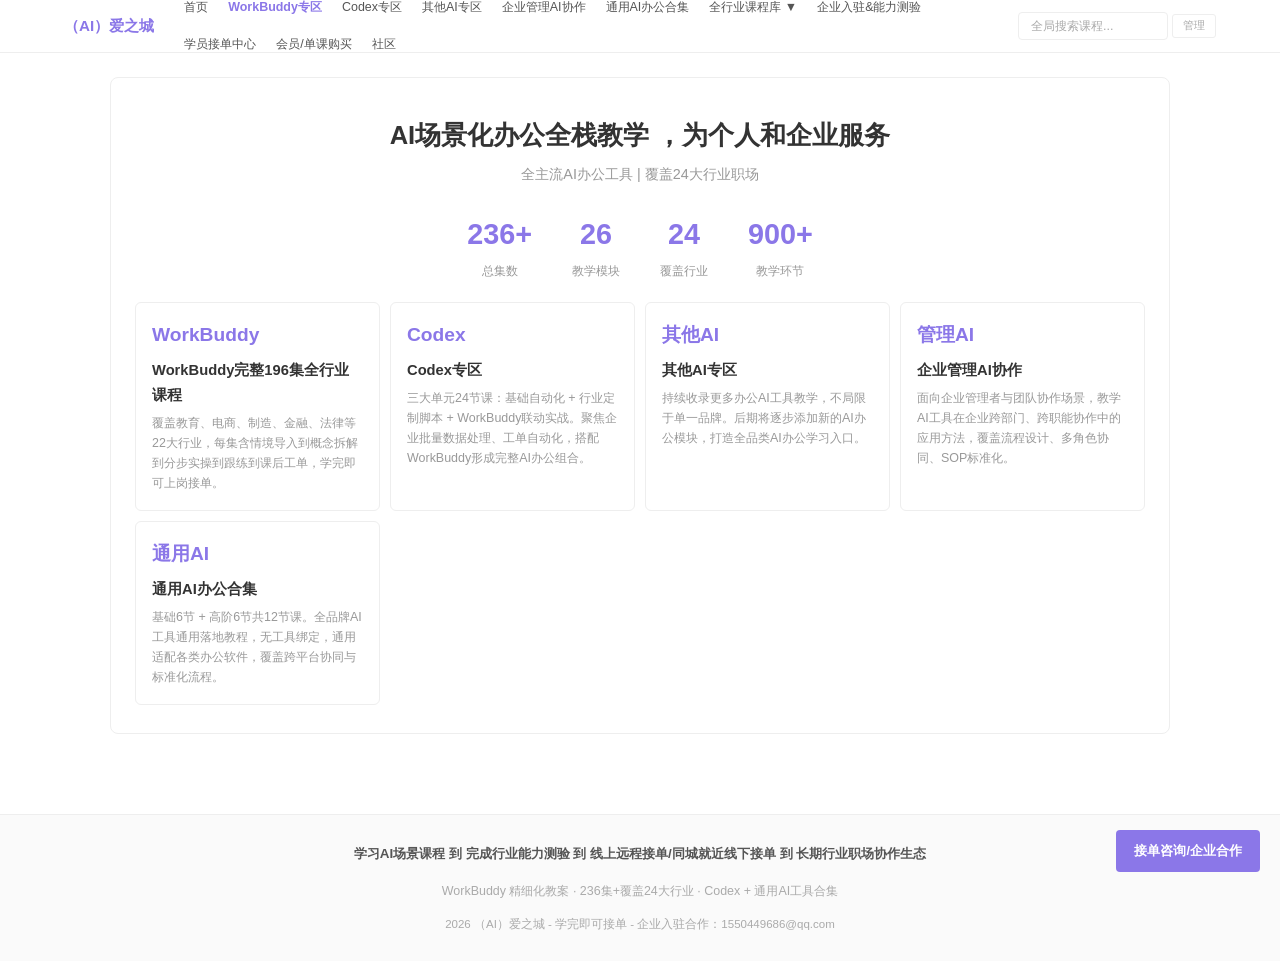
<file: index.html>
<!DOCTYPE html>
<html lang="zh-CN">
<head>
<meta charset="UTF-8">
<meta name="viewport" content="width=device-width, initial-scale=1.0">
<title>（AI）爱之城 | WorkBuddy+Codex双板块</title>
<link rel="stylesheet" href="styles.css">
<style>

</style>
</head>
<body>
<div class="top-nav">
  <div class="top-nav-inner">
    <a href="index.html" class="logo">（AI）爱之城</a>
    <div class="nav-links">
      <a href="index.html">首页</a>
      <a href="workbuddy.html" class="accent">WorkBuddy专区</a>
      <a href="codex.html">Codex专区</a>
      <a href="other-ai.html">其他AI专区</a>
      <a href="enterprise-ai.html">企业管理AI协作</a>
      <a href="ai-universal.html">通用AI办公合集</a>
      <div class="dropdown">
        <button class="dropbtn">全行业课程库 ▼</button>
        <div class="dropdown-content">
          <a href="workbuddy.html?ch=0">通用基础入门</a><a href="workbuddy.html?ch=1">教育/培训</a>
          <a href="workbuddy.html?ch=2">电商/零售</a><a href="workbuddy.html?ch=3">制造业/供应链</a>
          <a href="workbuddy.html?ch=4">商务/企业服务</a><a href="workbuddy.html?ch=5">IT/科技</a>
          <a href="workbuddy.html?ch=6">金融/财会</a><a href="workbuddy.html?ch=7">创意/营销</a>
          <a href="workbuddy.html?ch=8">医疗/卫生</a><a href="workbuddy.html?ch=9">法律/咨询</a>
          <a href="workbuddy.html?ch=10">新媒体/内容创作</a><a href="workbuddy.html?ch=11">餐饮/酒店</a>
          <a href="workbuddy.html?ch=12">房地产/建筑</a><a href="workbuddy.html?ch=13">物流/运输</a>
          <a href="workbuddy.html?ch=14">游戏/娱乐</a><a href="workbuddy.html?ch=15">农业/食品</a>
          <a href="workbuddy.html?ch=16">政府/公共服务</a><a href="workbuddy.html?ch=17">科研/学术</a>
          <a href="workbuddy.html?ch=18">Skills开发</a><a href="workbuddy.html?ch=19">Prompt Engineering</a>
          <a href="workbuddy.html?ch=20">AI工作流自动化</a><a href="workbuddy.html?ch=21">数据分析进阶</a>
          <a href="workbuddy.html?ch=22">AI安全与合规</a>
          <a href="workbuddy.html?ch=23">艺术设计行业</a><a href="workbuddy.html?ch=24">传统手艺/非遗</a>
        </div>
      </div>
      <a href="enterprise.html">企业入驻&amp;能力测验</a>
      <a href="order-center.html">学员接单中心</a>
      <a href="enterprise.html#pricing">会员/单课购买</a>
      <a href="community.html">社区</a>
    </div>
    <div class="nav-search">
      <input type="text" id="navSearch" placeholder="全局搜索课程..." oninput="applyFilters()">
    </div>
  </div>
</div>
<div class="container">
<div class="header" id="home">
  <h1>AI场景化办公全栈教学 ，为个人和企业服务</h1>
  <p>全主流AI办公工具 | 覆盖24大行业职场</p>
  <div class="stats">
    <div class="stat"><div class="num">236+</div><div class="label">总集数</div></div>
    <div class="stat"><div class="num">26</div><div class="label">教学模块</div></div>
    <div class="stat"><div class="num">24</div><div class="label">覆盖行业</div></div>
    <div class="stat"><div class="num">900+</div><div class="label">教学环节</div></div>
  </div>
  <div class="banner-cards">
    <a href="workbuddy.html" class="banner-card">
      <div class="bc-icon">WorkBuddy</div>
      <div class="bc-title">WorkBuddy完整196集全行业课程</div>
      <div class="bc-desc">覆盖教育、电商、制造、金融、法律等22大行业，每集含情境导入到概念拆解到分步实操到跟练到课后工单，学完即可上岗接单。</div>
    </a>
    <a href="codex.html" class="banner-card">
      <div class="bc-icon">Codex</div>
      <div class="bc-title">Codex专区</div>
      <div class="bc-desc">三大单元24节课：基础自动化 + 行业定制脚本 + WorkBuddy联动实战。聚焦企业批量数据处理、工单自动化，搭配WorkBuddy形成完整AI办公组合。</div>
    </a>
    <a href="other-ai.html" class="banner-card">
      <div class="bc-icon">其他AI</div>
      <div class="bc-title">其他AI专区</div>
      <div class="bc-desc">持续收录更多办公AI工具教学，不局限于单一品牌。后期将逐步添加新的AI办公模块，打造全品类AI办公学习入口。</div>
    </a>
    <a href="enterprise-ai.html" class="banner-card">
      <div class="bc-icon">管理AI</div>
      <div class="bc-title">企业管理AI协作</div>
      <div class="bc-desc">面向企业管理者与团队协作场景，教学AI工具在企业跨部门、跨职能协作中的应用方法，覆盖流程设计、多角色协同、SOP标准化。</div>
    </a>
    <a href="ai-universal.html" class="banner-card">
      <div class="bc-icon">通用AI</div>
      <div class="bc-title">通用AI办公合集</div>
      <div class="bc-desc">基础6节 + 高阶6节共12节课。全品牌AI工具通用落地教程，无工具绑定，通用适配各类办公软件，覆盖跨平台协同与标准化流程。</div>
    </a>
  </div>
</div>
</div>
<div class="footer-enhanced">
  <div class="footer-path">学习AI场景课程 到 完成行业能力测验 到 线上远程接单/同城就近线下接单 到 长期行业职场协作生态</div>
  <p style="margin-top:10px;">WorkBuddy 精细化教案 · 236集+覆盖24大行业 · Codex + 通用AI工具合集</p>
  <p style="margin-top:6px;font-size:0.72rem;">2026 （AI）爱之城 - 学完即可接单 - 企业入驻合作：1550449686@qq.com</p>
</div>
<a href="enterprise.html" class="float-btn">接单咨询/企业合作</a>
<script src="admin.js"></script>
</body>
</html>
</file>
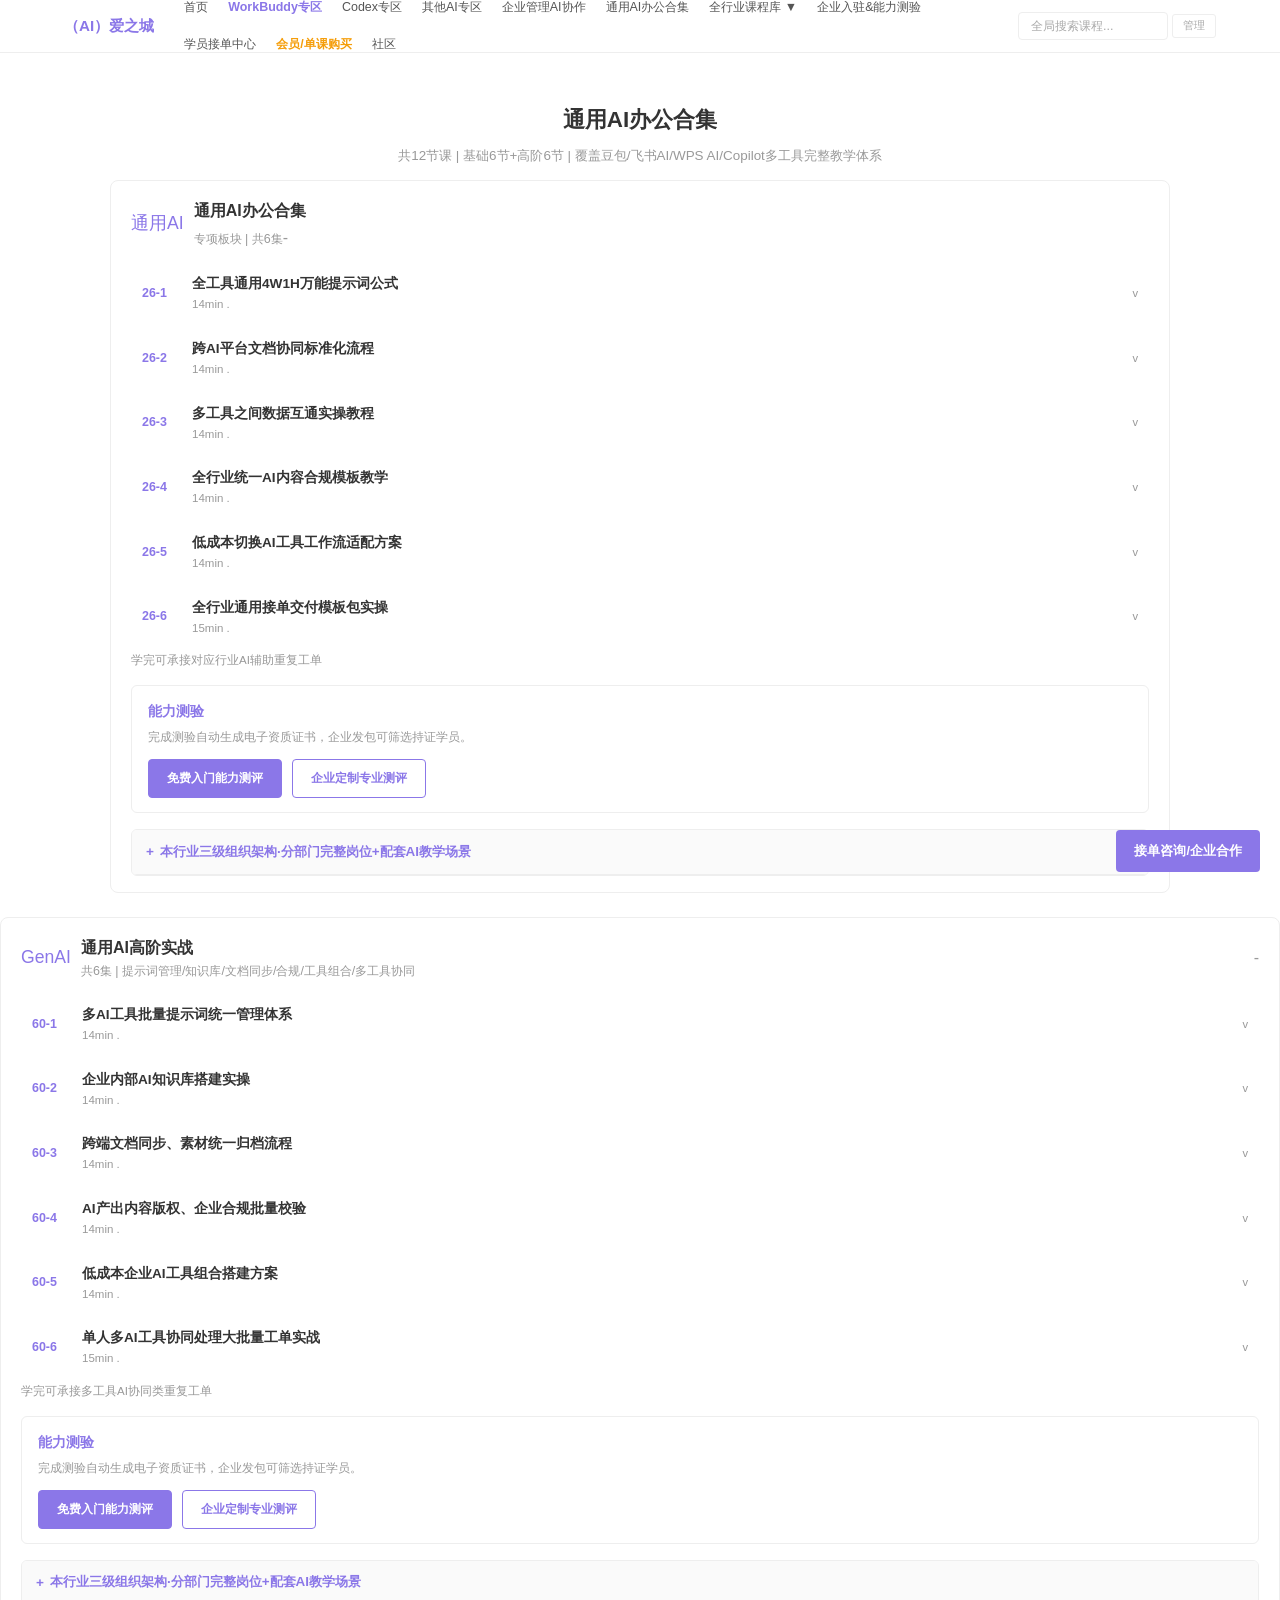
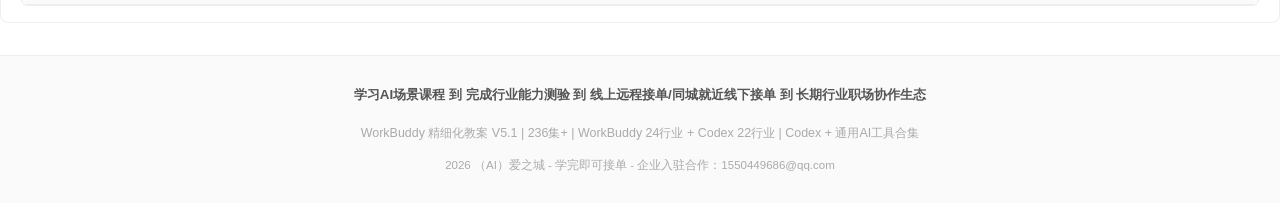
<file: ai-universal.html>
<!DOCTYPE html>
<html lang="zh-CN">
<head>
<meta charset="UTF-8">
<meta name="viewport" content="width=device-width, initial-scale=1.0">
<title>通用AI合集 | （AI）爱之城</title>
<link rel="stylesheet" href="styles.css">
<style>

</style>
</head>
<body>
<div class="top-nav">
  <div class="top-nav-inner">
    <a href="index.html" class="logo">（AI）爱之城</a>
    <div class="nav-links">
      <a href="index.html">首页</a>
      <a href="workbuddy.html" class="accent">WorkBuddy专区</a>
      <a href="codex.html">Codex专区</a>
      <a href="other-ai.html">其他AI专区</a>
      <a href="enterprise-ai.html">企业管理AI协作</a>
      <a href="ai-universal.html">通用AI办公合集</a>
      <div class="dropdown">
        <button class="dropbtn">全行业课程库 ▼</button>
        <div class="dropdown-content">
          <a href="workbuddy.html?ch=0">通用基础入门</a><a href="workbuddy.html?ch=1">教育/培训</a>
          <a href="workbuddy.html?ch=2">电商/零售</a><a href="workbuddy.html?ch=3">制造业/供应链</a>
          <a href="workbuddy.html?ch=4">商务/企业服务</a><a href="workbuddy.html?ch=5">IT/科技</a>
          <a href="workbuddy.html?ch=6">金融/财会</a><a href="workbuddy.html?ch=7">创意/营销</a>
          <a href="workbuddy.html?ch=8">医疗/卫生</a><a href="workbuddy.html?ch=9">法律/咨询</a>
          <a href="workbuddy.html?ch=10">新媒体/内容创作</a><a href="workbuddy.html?ch=11">餐饮/酒店</a>
          <a href="workbuddy.html?ch=12">房地产/建筑</a><a href="workbuddy.html?ch=13">物流/运输</a>
          <a href="workbuddy.html?ch=14">游戏/娱乐</a><a href="workbuddy.html?ch=15">农业/食品</a>
          <a href="workbuddy.html?ch=16">政府/公共服务</a><a href="workbuddy.html?ch=17">科研/学术</a>
          <a href="workbuddy.html?ch=18">Skills开发</a><a href="workbuddy.html?ch=19">Prompt Engineering</a>
          <a href="workbuddy.html?ch=20">AI工作流自动化</a><a href="workbuddy.html?ch=21">数据分析进阶</a>
          <a href="workbuddy.html?ch=22">AI安全与合规</a>
          <a href="workbuddy.html?ch=23">艺术设计行业</a><a href="workbuddy.html?ch=24">传统手艺/非遗</a>
        </div>
      </div>
      <a href="enterprise.html">企业入驻&amp;能力测验</a>
      <a href="order-center.html">学员接单中心</a>
      <a href="enterprise.html#pricing" style="color:#f59e0b;font-weight:700;">会员/单课购买</a>
    
      <a href="community.html">社区</a>
    </div>
    <div class="nav-search">
      <input type="text" id="navSearch" placeholder="全局搜索课程..." oninput="applyFilters()">
    </div>
  </div>
</div>
<div class="container">
<div class="section-divider" id="general-ai-section">
  <h2>通用AI办公合集</h2>
  <p>共12节课 | 基础6节+高阶6节 | 覆盖豆包/飞书AI/WPS AI/Copilot多工具完整教学体系</p>
</div>
<div class="category-grid">
  <div class="category-card" data-ch="26">
    <div class="card-header" onclick="this.parentElement.classList.toggle('collapsed')">
      <div class="card-emoji">通用AI</div>
      <div><div class="card-title">通用AI办公合集</div><div class="card-sub">专项板块 | 共6集<span class="card-toggle">-</span></div></div>
    </div>
    <ul class="ep-list">
<li class="ep-item" data-ch="26" data-ep="1" data-search="全工具通用4W1H万能提示词公式 通用提示词 教学环节1：情境导入——换了AI工具就不会用了？不存在的（1.5分钟）
设计意图：揭示所有AI工具提示词设计的底层共通逻辑，无论切换到豆包/飞书AI/WPS AI/Copilot都能快速适应。
核心理念：掌握4W1H，等于掌握了所有AI工具的通用语言。

教学环节2：4W1H公式深度拆解（4分钟）
知识内容：What(做什么/定义任务边界/明确产出形式)、Who(角色设定/专业背景/语气风格)、Why(目的说明/质量标准/成功定义)、How(步骤约束/格式要求/限制条件)、With(使用什么/工具选择/数据来源/参考素材)。
实操指令：用4W1H公式分别在豆包、飞书AI、WPS AI中执行同一个任务，对比产出差异和优化方向。

教学环节3：跨平台实操对比（4分钟）
实操指令：用同一套4W1H提示词，分别在以下工具执行【生成月度销售分析报告】任务：ChatGPT/豆包/飞书AI/WPS AI/Copilot，对比输出质量并记录各工具的最佳参数配置。

教学环节4：学员跟练（3分钟）
实操指令：选择你常用的2个AI工具，用4W1H公式分别编写提示词完成【竞品分析报告】，对比并优化。

教学环节5：总结与课后工单（1.5分钟）
学员收获：掌握4W1H万能提示词公式、能够在不同AI工具间自由切换、建立个人提示词质量评估标准。">
          <div class="ep-head" onclick="this.parentElement.classList.toggle('open')">
            <span class="ep-num">26-1</span>
            <div class="ep-info"><div class="ep-title">全工具通用4W1H万能提示词公式</div><div class="ep-meta">14min . </div></div>
            <span class="ep-arr">v</span>
          </div>
          <div class="ep-body"><div class="seg"><div class="sn">教学环节1：情境导入——换了AI工具就不会用了？不存在的（1.5分钟）</div><div class="sc">设计意图：揭示所有AI工具提示词设计的底层共通逻辑，无论切换到豆包/飞书AI/WPS AI/Copilot都能快速适应。
核心理念：掌握4W1H，等于掌握了所有AI工具的通用语言。</div></div><div class="seg"><div class="sn">教学环节2：4W1H公式深度拆解（4分钟）</div><div class="sc">知识内容：What(做什么/定义任务边界/明确产出形式)、Who(角色设定/专业背景/语气风格)、Why(目的说明/质量标准/成功定义)、How(步骤约束/格式要求/限制条件)、With(使用什么/工具选择/数据来源/参考素材)。
实操指令：用4W1H公式分别在豆包、飞书AI、WPS AI中执行同一个任务，对比产出差异和优化方向。</div></div><div class="seg"><div class="sn">教学环节3：跨平台实操对比（4分钟）</div><div class="sc">实操指令：用同一套4W1H提示词，分别在以下工具执行【生成月度销售分析报告】任务：ChatGPT/豆包/飞书AI/WPS AI/Copilot，对比输出质量并记录各工具的最佳参数配置。</div></div><div class="seg"><div class="sn">教学环节4：学员跟练（3分钟）</div><div class="sc">实操指令：选择你常用的2个AI工具，用4W1H公式分别编写提示词完成【竞品分析报告】，对比并优化。</div></div><div class="seg"><div class="sn">教学环节5：总结与课后工单（1.5分钟）</div><div class="sc">学员收获：掌握4W1H万能提示词公式、能够在不同AI工具间自由切换、建立个人提示词质量评估标准。</div></div>

          <div class="work-order-block">
            <div class="wo-title">课后接单实操工单</div>
            <div class="wo-desc">本行业企业真实重复工作任务，完成后可存入个人学员档案，解锁接单资质。</div>
            <a href="index.html" class="wo-btn">素材模板包下载（付费增值）</a>
          </div>

          </div>
        </li>
<li class="ep-item" data-ch="26" data-ep="2" data-search="跨AI平台文档协同标准化流程 跨平台协同 教学环节1：情境导入——各部门用不同AI工具，协同像巴别塔（1分钟）
设计意图：展示企业中多AI工具并存的现实状况和标准化协同方案。

教学环节2：标准化协同框架（3.5分钟）
知识内容：文档标准中间格式(Markdown→任意格式)、命名规范与版本管理、协同工作流(创作→审核→发布→归档)、跨平台格式兼容性矩阵。

教学环节3：协同流程实操（4.5分钟）
实操指令：建立团队AI文档协同标准：统一使用Markdown作为中间格式→定义文件命名规则(日期-项目-类型-版本)→设定审核流程(草案→评审→定稿)。演示一个完整的跨平台协同流程：用WPS AI生成初稿→转Markdown→用飞书AI补充数据分析→用豆包润色→输出最终版。

教学环节4：学员跟练（3分钟）
实操指令：为你所在的团队设计一份AI文档协同标准流程，包含格式规范、命名规则、审核节点。

教学环节5：总结与课后工单（2分钟）
学员收获：掌握跨平台文档协同的标准化流程、能够设计团队级AI协同规范、理解标准化在企业AI落地中的关键作用。">
          <div class="ep-head" onclick="this.parentElement.classList.toggle('open')">
            <span class="ep-num">26-2</span>
            <div class="ep-info"><div class="ep-title">跨AI平台文档协同标准化流程</div><div class="ep-meta">14min . </div></div>
            <span class="ep-arr">v</span>
          </div>
          <div class="ep-body"><div class="seg"><div class="sn">教学环节1：情境导入——各部门用不同AI工具，协同像巴别塔（1分钟）</div><div class="sc">设计意图：展示企业中多AI工具并存的现实状况和标准化协同方案。</div></div><div class="seg"><div class="sn">教学环节2：标准化协同框架（3.5分钟）</div><div class="sc">知识内容：文档标准中间格式(Markdown→任意格式)、命名规范与版本管理、协同工作流(创作→审核→发布→归档)、跨平台格式兼容性矩阵。</div></div><div class="seg"><div class="sn">教学环节3：协同流程实操（4.5分钟）</div><div class="sc">实操指令：建立团队AI文档协同标准：统一使用Markdown作为中间格式→定义文件命名规则(日期-项目-类型-版本)→设定审核流程(草案→评审→定稿)。演示一个完整的跨平台协同流程：用WPS AI生成初稿→转Markdown→用飞书AI补充数据分析→用豆包润色→输出最终版。</div></div><div class="seg"><div class="sn">教学环节4：学员跟练（3分钟）</div><div class="sc">实操指令：为你所在的团队设计一份AI文档协同标准流程，包含格式规范、命名规则、审核节点。</div></div><div class="seg"><div class="sn">教学环节5：总结与课后工单（2分钟）</div><div class="sc">学员收获：掌握跨平台文档协同的标准化流程、能够设计团队级AI协同规范、理解标准化在企业AI落地中的关键作用。</div></div>

          <div class="work-order-block">
            <div class="wo-title">课后接单实操工单</div>
            <div class="wo-desc">本行业企业真实重复工作任务，完成后可存入个人学员档案，解锁接单资质。</div>
            <a href="index.html" class="wo-btn">素材模板包下载（付费增值）</a>
          </div>

          </div>
        </li>
<li class="ep-item" data-ch="26" data-ep="3" data-search="多工具之间数据互通实操教程 多工具数据互通 教学环节1：情境导入——在5个AI工具之间复制粘贴数据，你应该不陌生（1分钟）
设计意图：展示工具孤岛导致的数据割裂问题和解决方案。

教学环节2：数据互通技术方案（3.5分钟）
知识内容：文件级互通(CSV/Excel/Markdown作为数据载体)、API级互通(OAuth认证/REST API/Webhook)、中间件级互通(Zapier/n8n/腾讯云函数)、数据安全与脱敏注意事项。

教学环节3：互通实操（4.5分钟）
实操指令：实现飞书表格+WPS AI的数据互通：飞书数据导出CSV→WPS AI读取分析→结果写回飞书文档。用Make(原Integromat)搭建豆包+飞书+企微的自动化通知链：豆包生成日报→飞书文档存储→企微群推送。

教学环节4：学员跟练（3分钟）
实操指令：选择你常用的2个平台，用CSV作为中间格式完成一次数据互通操作。

教学环节5：总结与课后工单（2分钟）
学员收获：掌握多工具数据互通的三种技术方案、能够设计并实施跨平台数据流、理解数据安全在互通场景中的重要性。">
          <div class="ep-head" onclick="this.parentElement.classList.toggle('open')">
            <span class="ep-num">26-3</span>
            <div class="ep-info"><div class="ep-title">多工具之间数据互通实操教程</div><div class="ep-meta">14min . </div></div>
            <span class="ep-arr">v</span>
          </div>
          <div class="ep-body"><div class="seg"><div class="sn">教学环节1：情境导入——在5个AI工具之间复制粘贴数据，你应该不陌生（1分钟）</div><div class="sc">设计意图：展示工具孤岛导致的数据割裂问题和解决方案。</div></div><div class="seg"><div class="sn">教学环节2：数据互通技术方案（3.5分钟）</div><div class="sc">知识内容：文件级互通(CSV/Excel/Markdown作为数据载体)、API级互通(OAuth认证/REST API/Webhook)、中间件级互通(Zapier/n8n/腾讯云函数)、数据安全与脱敏注意事项。</div></div><div class="seg"><div class="sn">教学环节3：互通实操（4.5分钟）</div><div class="sc">实操指令：实现飞书表格+WPS AI的数据互通：飞书数据导出CSV→WPS AI读取分析→结果写回飞书文档。用Make(原Integromat)搭建豆包+飞书+企微的自动化通知链：豆包生成日报→飞书文档存储→企微群推送。</div></div><div class="seg"><div class="sn">教学环节4：学员跟练（3分钟）</div><div class="sc">实操指令：选择你常用的2个平台，用CSV作为中间格式完成一次数据互通操作。</div></div><div class="seg"><div class="sn">教学环节5：总结与课后工单（2分钟）</div><div class="sc">学员收获：掌握多工具数据互通的三种技术方案、能够设计并实施跨平台数据流、理解数据安全在互通场景中的重要性。</div></div>

          <div class="work-order-block">
            <div class="wo-title">课后接单实操工单</div>
            <div class="wo-desc">本行业企业真实重复工作任务，完成后可存入个人学员档案，解锁接单资质。</div>
            <a href="index.html" class="wo-btn">素材模板包下载（付费增值）</a>
          </div>

          </div>
        </li>
<li class="ep-item" data-ch="26" data-ep="4" data-search="全行业统一AI内容合规模板教学 内容合规 教学环节1：情境导入——AI生成的内容，你敢直接发给客户吗（1分钟）
设计意图：展示AI内容不经审核直接使用的风险和合规审查的必要性。

教学环节2：全行业合规检查框架（3.5分钟）
知识内容：五维合规检查法(事实准确性/数据隐私/行业禁忌/法律责任/品牌一致性)、不同行业的合规重点(金融/医疗/法律/教育等)、AI输出审核清单模板。

教学环节3：合规模板实操（4.5分钟）
实操指令：创建通用的AI内容合规检查清单模板，适用于6大行业(金融/医疗/法律/教育/电商/政府)。写一个AI内容自动审核脚本：检查敏感词→验证数据引用→检测不恰当表述→标记需要人工审核的段落。为你的行业创建专属的内容合规模板：包含必须检查项+建议检查项+红线清单。

教学环节4：学员跟练（3分钟）
实操指令：用AI生成一段你的行业相关内容，然后用合规检查清单逐项审核，标注所有风险点。

教学环节5：总结与课后工单（2分钟）
学员收获：掌握五维合规检查法、能够为不同行业定制合规模板、理解AI内容合规在企业中的法务价值。">
          <div class="ep-head" onclick="this.parentElement.classList.toggle('open')">
            <span class="ep-num">26-4</span>
            <div class="ep-info"><div class="ep-title">全行业统一AI内容合规模板教学</div><div class="ep-meta">14min . </div></div>
            <span class="ep-arr">v</span>
          </div>
          <div class="ep-body"><div class="seg"><div class="sn">教学环节1：情境导入——AI生成的内容，你敢直接发给客户吗（1分钟）</div><div class="sc">设计意图：展示AI内容不经审核直接使用的风险和合规审查的必要性。</div></div><div class="seg"><div class="sn">教学环节2：全行业合规检查框架（3.5分钟）</div><div class="sc">知识内容：五维合规检查法(事实准确性/数据隐私/行业禁忌/法律责任/品牌一致性)、不同行业的合规重点(金融/医疗/法律/教育等)、AI输出审核清单模板。</div></div><div class="seg"><div class="sn">教学环节3：合规模板实操（4.5分钟）</div><div class="sc">实操指令：创建通用的AI内容合规检查清单模板，适用于6大行业(金融/医疗/法律/教育/电商/政府)。写一个AI内容自动审核脚本：检查敏感词→验证数据引用→检测不恰当表述→标记需要人工审核的段落。为你的行业创建专属的内容合规模板：包含必须检查项+建议检查项+红线清单。</div></div><div class="seg"><div class="sn">教学环节4：学员跟练（3分钟）</div><div class="sc">实操指令：用AI生成一段你的行业相关内容，然后用合规检查清单逐项审核，标注所有风险点。</div></div><div class="seg"><div class="sn">教学环节5：总结与课后工单（2分钟）</div><div class="sc">学员收获：掌握五维合规检查法、能够为不同行业定制合规模板、理解AI内容合规在企业中的法务价值。</div></div>

          <div class="work-order-block">
            <div class="wo-title">课后接单实操工单</div>
            <div class="wo-desc">本行业企业真实重复工作任务，完成后可存入个人学员档案，解锁接单资质。</div>
            <a href="index.html" class="wo-btn">素材模板包下载（付费增值）</a>
          </div>

          </div>
        </li>
<li class="ep-item" data-ch="26" data-ep="5" data-search="低成本切换AI工具工作流适配方案 工具切换 教学环节1：情境导入——公司突然换AI工具了，你的工作流还跑得通吗（1分钟）
设计意图：展示AI工具更换的常见场景和低成本适配方法。

教学环节2：工具适配的核心方法论（3.5分钟）
知识内容：功能映射表(找出新旧工具的等效功能)、提示词适配策略(调整格式/补全约束/添加上下文)、工作流重构三步法(分析→映射→测试)、成本效益分析(切换成本vs长期收益)。

教学环节3：切换实操（4.5分钟）
实操指令：模拟从ChatGPT切换到豆包的全流程：整理现有提示词库→建立功能映射→逐条适配测试→建立新工具的提示词模板库。编写一个自动化脚本：批量将ChatGPT格式的提示词转换为豆包/WPS AI/Copilot三种格式。

教学环节4：学员跟练（3分钟）
实操指令：梳理你目前使用的AI工具清单，为每个关键工作流设计切换到另一个工具的适配方案。

教学环节5：总结与课后工单（2分钟）
学员收获：掌握AI工具切换的系统方法论、能够低成本完成工具的迁移、理解工具无关性的架构设计思想。">
          <div class="ep-head" onclick="this.parentElement.classList.toggle('open')">
            <span class="ep-num">26-5</span>
            <div class="ep-info"><div class="ep-title">低成本切换AI工具工作流适配方案</div><div class="ep-meta">14min . </div></div>
            <span class="ep-arr">v</span>
          </div>
          <div class="ep-body"><div class="seg"><div class="sn">教学环节1：情境导入——公司突然换AI工具了，你的工作流还跑得通吗（1分钟）</div><div class="sc">设计意图：展示AI工具更换的常见场景和低成本适配方法。</div></div><div class="seg"><div class="sn">教学环节2：工具适配的核心方法论（3.5分钟）</div><div class="sc">知识内容：功能映射表(找出新旧工具的等效功能)、提示词适配策略(调整格式/补全约束/添加上下文)、工作流重构三步法(分析→映射→测试)、成本效益分析(切换成本vs长期收益)。</div></div><div class="seg"><div class="sn">教学环节3：切换实操（4.5分钟）</div><div class="sc">实操指令：模拟从ChatGPT切换到豆包的全流程：整理现有提示词库→建立功能映射→逐条适配测试→建立新工具的提示词模板库。编写一个自动化脚本：批量将ChatGPT格式的提示词转换为豆包/WPS AI/Copilot三种格式。</div></div><div class="seg"><div class="sn">教学环节4：学员跟练（3分钟）</div><div class="sc">实操指令：梳理你目前使用的AI工具清单，为每个关键工作流设计切换到另一个工具的适配方案。</div></div><div class="seg"><div class="sn">教学环节5：总结与课后工单（2分钟）</div><div class="sc">学员收获：掌握AI工具切换的系统方法论、能够低成本完成工具的迁移、理解工具无关性的架构设计思想。</div></div>

          <div class="work-order-block">
            <div class="wo-title">课后接单实操工单</div>
            <div class="wo-desc">本行业企业真实重复工作任务，完成后可存入个人学员档案，解锁接单资质。</div>
            <a href="index.html" class="wo-btn">素材模板包下载（付费增值）</a>
          </div>

          </div>
        </li>
<li class="ep-item" data-ch="26" data-ep="6" data-search="全行业通用接单交付模板包实操 接单交付 教学环节1：情境导入——学了这么多，怎么把能力变现（1.5分钟）
设计意图：将课程学习成果转化为可以直接交付给客户的标准产物。

教学环节2：接单交付标准体系（3.5分钟）
知识内容：交付物四件套(方案文档/执行脚本/操作手册/效果报告)、不同行业定制模板(设计/财务/运营/开发等)、客户沟通话术模板、定价策略和报价单模板。

教学环节3：模板包实操（5分钟）
实操指令：建立你的【AI办公能力接单交付模板包】，包含：1)需求确认单模板 2)方案设计模板 3)交付报告模板 4)客户验收单模板。写一个案例展示文档：你最近用AI完成的一个任务→结构化展示为接单案例。设计你的个人接单服务菜单：列出5-8个可交付的服务项目及对应价格。

教学环节4：学员跟练（3分钟）
实操指令：完成你的第一个【虚拟交付】：选择一个课程中练习过的任务，用标准模板包装成可交付的成果。

教学环节5：总结与课后工单（2分钟）
学员收获：掌握接单交付的标准流程和模板体系、能够将学习成果转化为商业价值、建立个人AI办公服务的品牌雏形。">
          <div class="ep-head" onclick="this.parentElement.classList.toggle('open')">
            <span class="ep-num">26-6</span>
            <div class="ep-info"><div class="ep-title">全行业通用接单交付模板包实操</div><div class="ep-meta">15min . </div></div>
            <span class="ep-arr">v</span>
          </div>
          <div class="ep-body"><div class="seg"><div class="sn">教学环节1：情境导入——学了这么多，怎么把能力变现（1.5分钟）</div><div class="sc">设计意图：将课程学习成果转化为可以直接交付给客户的标准产物。</div></div><div class="seg"><div class="sn">教学环节2：接单交付标准体系（3.5分钟）</div><div class="sc">知识内容：交付物四件套(方案文档/执行脚本/操作手册/效果报告)、不同行业定制模板(设计/财务/运营/开发等)、客户沟通话术模板、定价策略和报价单模板。</div></div><div class="seg"><div class="sn">教学环节3：模板包实操（5分钟）</div><div class="sc">实操指令：建立你的【AI办公能力接单交付模板包】，包含：1)需求确认单模板 2)方案设计模板 3)交付报告模板 4)客户验收单模板。写一个案例展示文档：你最近用AI完成的一个任务→结构化展示为接单案例。设计你的个人接单服务菜单：列出5-8个可交付的服务项目及对应价格。</div></div><div class="seg"><div class="sn">教学环节4：学员跟练（3分钟）</div><div class="sc">实操指令：完成你的第一个【虚拟交付】：选择一个课程中练习过的任务，用标准模板包装成可交付的成果。</div></div><div class="seg"><div class="sn">教学环节5：总结与课后工单（2分钟）</div><div class="sc">学员收获：掌握接单交付的标准流程和模板体系、能够将学习成果转化为商业价值、建立个人AI办公服务的品牌雏形。</div></div>

          <div class="work-order-block">
            <div class="wo-title">课后接单实操工单</div>
            <div class="wo-desc">本行业企业真实重复工作任务，完成后可存入个人学员档案，解锁接单资质。</div>
            <a href="index.html" class="wo-btn">素材模板包下载（付费增值）</a>
          </div>

          </div>
        </li>
      </li></ul>
<div class="order-hint">学完可承接对应行业AI辅助重复工单</div>

      <div class="ability-test-block">
        <div class="at-title">能力测验</div>
        <div class="at-desc">完成测验自动生成电子资质证书，企业发包可筛选持证学员。</div>
        <div class="at-btns">
          <a href="index.html" class="at-btn at-btn-free">免费入门能力测评</a>
          <a href="index.html" class="at-btn at-btn-pro">企业定制专业测评</a>
        </div>
      </div>

  



  



  
<div class="job-panel">
  <div class="job-header" onclick="this.parentElement.classList.toggle('job-open');event.stopPropagation();">
    <span class="job-icon">+</span>
    <span>本行业三级组织架构·分部门完整岗位+配套AI教学场景</span>
  </div>
  <div class="job-body"><div class="job-layer"><div class="job-layer-title">第一层：上层·高层决策岗（公司战略统筹层）</div><div class="job-dept"><div class="job-dept-title">总经办</div><div class="job-item">
    <div class="job-pos"><span class="job-badge">岗位</span> AI应用总监</div>
    <div class="job-sc"><strong>配套AI教学场景：</strong>战略数据看板维护|部门预算编制辅助|管理层报告自动生成</div>
    <div class="job-note">学成可承接该岗位线上远程/同城就近线下AI辅助工单</div>
  </div><div class="job-item">
    <div class="job-pos"><span class="job-badge">岗位</span> 数字化总监</div>
    <div class="job-sc"><strong>配套AI教学场景：</strong>战略数据看板维护|部门预算编制辅助|管理层报告自动生成</div>
    <div class="job-note">学成可承接该岗位线上远程/同城就近线下AI辅助工单</div>
  </div></div><div class="job-dept"><div class="job-dept-title">财务中心</div><div class="job-item">
    <div class="job-pos"><span class="job-badge">岗位</span> 财务经理</div>
    <div class="job-sc"><strong>配套AI教学场景：</strong>部门数据汇总报表生成|工作计划文档辅助|业绩指标自动统计</div>
    <div class="job-note">学成可承接该岗位线上远程/同城就近线下AI辅助工单</div>
  </div></div><div class="job-dept"><div class="job-dept-title">人力行政中心</div><div class="job-item">
    <div class="job-pos"><span class="job-badge">岗位</span> HR经理</div>
    <div class="job-sc"><strong>配套AI教学场景：</strong>部门数据汇总报表生成|工作计划文档辅助|业绩指标自动统计</div>
    <div class="job-note">学成可承接该岗位线上远程/同城就近线下AI辅助工单</div>
  </div></div></div><div class="job-layer"><div class="job-layer-title">第二层：中层·部门管理岗（部门执行统筹层）</div><div class="job-dept"><div class="job-dept-title">AI应用部</div><div class="job-item">
    <div class="job-pos"><span class="job-badge">岗位</span> AI应用经理</div>
    <div class="job-sc"><strong>配套AI教学场景：</strong>部门数据汇总报表生成|工作计划文档辅助|业绩指标自动统计</div>
    <div class="job-note">学成可承接该岗位线上远程/同城就近线下AI辅助工单</div>
  </div><div class="job-item">
    <div class="job-pos"><span class="job-badge">岗位</span> 工具选型主管</div>
    <div class="job-sc"><strong>配套AI教学场景：</strong>组内任务分配看板|执行数据跟踪报告|人员排班辅助</div>
    <div class="job-note">学成可承接该岗位线上远程/同城就近线下AI辅助工单</div>
  </div></div><div class="job-dept"><div class="job-dept-title">培训部</div><div class="job-item">
    <div class="job-pos"><span class="job-badge">岗位</span> 培训经理</div>
    <div class="job-sc"><strong>配套AI教学场景：</strong>部门数据汇总报表生成|工作计划文档辅助|业绩指标自动统计</div>
    <div class="job-note">学成可承接该岗位线上远程/同城就近线下AI辅助工单</div>
  </div></div><div class="job-dept"><div class="job-dept-title">内容部</div><div class="job-item">
    <div class="job-pos"><span class="job-badge">岗位</span> 内容经理</div>
    <div class="job-sc"><strong>配套AI教学场景：</strong>部门数据汇总报表生成|工作计划文档辅助|业绩指标自动统计</div>
    <div class="job-note">学成可承接该岗位线上远程/同城就近线下AI辅助工单</div>
  </div></div></div><div class="job-layer"><div class="job-layer-title">第三层：下层·一线执行岗（基础落地操作层）</div><div class="job-dept"><div class="job-dept-title">应用组</div><div class="job-item">
    <div class="job-pos"><span class="job-badge">岗位</span> AI工具操作专员</div>
    <div class="job-sc"><strong>配套AI教学场景：</strong>日常数据录入汇总|报表格式统一输出|业务文档标准化</div>
    <div class="job-note">学成可承接该岗位线上远程/同城就近线下AI辅助工单</div>
  </div><div class="job-item">
    <div class="job-pos"><span class="job-badge">岗位</span> AI内容专员</div>
    <div class="job-sc"><strong>配套AI教学场景：</strong>日常数据录入汇总|报表格式统一输出|业务文档标准化</div>
    <div class="job-note">学成可承接该岗位线上远程/同城就近线下AI辅助工单</div>
  </div></div><div class="job-dept"><div class="job-dept-title">管理组</div><div class="job-item">
    <div class="job-pos"><span class="job-badge">岗位</span> 提示词管理专员</div>
    <div class="job-sc"><strong>配套AI教学场景：</strong>日常数据录入汇总|报表格式统一输出|业务文档标准化</div>
    <div class="job-note">学成可承接该岗位线上远程/同城就近线下AI辅助工单</div>
  </div><div class="job-item">
    <div class="job-pos"><span class="job-badge">岗位</span> 合规模板专员</div>
    <div class="job-sc"><strong>配套AI教学场景：</strong>日常数据录入汇总|报表格式统一输出|业务文档标准化</div>
    <div class="job-note">学成可承接该岗位线上远程/同城就近线下AI辅助工单</div>
  </div></div><div class="job-dept"><div class="job-dept-title">培训组</div><div class="job-item">
    <div class="job-pos"><span class="job-badge">岗位</span> AI培训专员</div>
    <div class="job-sc"><strong>配套AI教学场景：</strong>日常数据录入汇总|报表格式统一输出|业务文档标准化</div>
    <div class="job-note">学成可承接该岗位线上远程/同城就近线下AI辅助工单</div>
  </div><div class="job-item">
    <div class="job-pos"><span class="job-badge">岗位</span> 案例库专员</div>
    <div class="job-sc"><strong>配套AI教学场景：</strong>日常数据录入汇总|报表格式统一输出|业务文档标准化</div>
    <div class="job-note">学成可承接该岗位线上远程/同城就近线下AI辅助工单</div>
  </div></div></div>
    </div>
</div>
    </div>
</div>
    </div>

<div class="category-grid">
    <div class="category-card" data-ch="60">
      <div class="card-header" onclick="this.parentElement.classList.toggle('collapsed')">
        <div class="card-emoji">GenAI</div>
        <div><div class="card-title">通用AI高阶实战</div><div class="card-sub">共6集 | 提示词管理/知识库/文档同步/合规/工具组合/多工具协同</div></div>
        <span class="card-toggle">-</span>
      </div>
      <ul class="ep-list">
<li class="ep-item" data-ch="60" data-ep="1" data-search="多AI工具批量提示词统一管理体系 通用AI高阶 教学环节1：情境导入——你同时在用5个AI工具，每条提示词要重复写5遍（1.5分钟）
设计意图：展示多工具并存时的提示词管理痛点——不同工具提示词格式不同、效果难以对比、无法批量管理。
核心理念：建立统一的提示词管理体系，一次编写、多工具适配、效果可量化对比。

教学环节2：提示词统一管理架构（4分钟）
知识内容：提示词模板库三层架构（通用模板→行业模板→场景模板）、多工具格式适配（ChatGPT/豆包/飞书AI/WPS AI/Copilot的格式差异映射）、版本管理与A/B测试。
实操指令：建立你的个人提示词管理库：创建通用模板文件夹→按行业/场景分类→为每个模板标注适用工具→建立版本记录→设置效果评级标准。

教学环节3：批量适配与效果对比（4分钟）
实操指令：将同一条提示词模板批量适配到3个不同AI工具→分别执行→对比输出质量→记录各工具的最佳参数配置→迭代优化模板。

教学环节4：学员跟练（3分钟）
实操指令：创建至少10条提示词模板，覆盖你常用的3个以上工作场景，完成至少2个工具的适配对比。

教学环节5：总结与课后工单（1.5分钟）
学员收获：掌握多工具提示词的统一管理方法、能够建立个人/团队的提示词资产库、理解提示词管理的长期复利价值。">
          <div class="ep-head" onclick="this.parentElement.classList.toggle('open')">
            <span class="ep-num">60-1</span>
            <div class="ep-info"><div class="ep-title">多AI工具批量提示词统一管理体系</div><div class="ep-meta">14min . </div></div>
            <span class="ep-arr">v</span>
          </div>
          <div class="ep-body"><div class="seg"><div class="sn">教学环节1：情境导入——你同时在用5个AI工具，每条提示词要重复写5遍（1.5分钟）</div><div class="sc">设计意图：展示多工具并存时的提示词管理痛点——不同工具提示词格式不同、效果难以对比、无法批量管理。
核心理念：建立统一的提示词管理体系，一次编写、多工具适配、效果可量化对比。</div></div><div class="seg"><div class="sn">教学环节2：提示词统一管理架构（4分钟）</div><div class="sc">知识内容：提示词模板库三层架构（通用模板→行业模板→场景模板）、多工具格式适配（ChatGPT/豆包/飞书AI/WPS AI/Copilot的格式差异映射）、版本管理与A/B测试。
实操指令：建立你的个人提示词管理库：创建通用模板文件夹→按行业/场景分类→为每个模板标注适用工具→建立版本记录→设置效果评级标准。</div></div><div class="seg"><div class="sn">教学环节3：批量适配与效果对比（4分钟）</div><div class="sc">实操指令：将同一条提示词模板批量适配到3个不同AI工具→分别执行→对比输出质量→记录各工具的最佳参数配置→迭代优化模板。</div></div><div class="seg"><div class="sn">教学环节4：学员跟练（3分钟）</div><div class="sc">实操指令：创建至少10条提示词模板，覆盖你常用的3个以上工作场景，完成至少2个工具的适配对比。</div></div><div class="seg"><div class="sn">教学环节5：总结与课后工单（1.5分钟）</div><div class="sc">学员收获：掌握多工具提示词的统一管理方法、能够建立个人/团队的提示词资产库、理解提示词管理的长期复利价值。</div></div>
          <div class="work-order-block"><div class="wo-title">课后接单实操工单</div><div class="wo-desc">学完可承接企业批量自动化类重复工单，完成后解锁接单资质。</div><a href="enterprise.html" class="wo-btn">素材模板包下载（付费增值）</a></div>
          </div>
        </li>
<li class="ep-item" data-ch="60" data-ep="2" data-search="企业内部AI知识库搭建实操 通用AI高阶 教学环节1：情境导入——新员工入职要翻200页SOP手册（1分钟）
设计意图：展示企业知识管理的痛点——知识分散在文档/邮件/聊天记录中，新人学习成本高、老员工经验无法沉淀。

教学环节2：知识库架构与内容组织（4分钟）
知识内容：企业知识库三层结构（制度层/流程层/经验层）、知识条目标准模板、多格式知识文档的统一处理（Word/PDF/PPT/网页/聊天记录）。
实操指令：规划你的企业AI知识库结构：确定知识分类→设计知识条目模板→整理第一批知识文档→使用AI工具批量处理格式化→导入知识库平台。

教学环节3：AI知识库实操搭建（4.5分钟）
实操指令：选择飞书知识库/Notion/语雀任一平台→搭建企业知识库→上传并结构化知识文档→设置权限和搜索优化→用AI工具测试知识检索效果→迭代优化知识库结构。

教学环节4：学员跟练（3分钟）
实操指令：为你的团队搭建一个最小可行的AI知识库，包含至少20条核心知识条目，测试搜索和问答效果。

教学环节5：总结与课后工单（1.5分钟）
学员收获：掌握企业AI知识库的搭建方法、理解知识管理在AI时代的升级策略、能够为企业建立可持续的知识资产体系。">
          <div class="ep-head" onclick="this.parentElement.classList.toggle('open')">
            <span class="ep-num">60-2</span>
            <div class="ep-info"><div class="ep-title">企业内部AI知识库搭建实操</div><div class="ep-meta">14min . </div></div>
            <span class="ep-arr">v</span>
          </div>
          <div class="ep-body"><div class="seg"><div class="sn">教学环节1：情境导入——新员工入职要翻200页SOP手册（1分钟）</div><div class="sc">设计意图：展示企业知识管理的痛点——知识分散在文档/邮件/聊天记录中，新人学习成本高、老员工经验无法沉淀。</div></div><div class="seg"><div class="sn">教学环节2：知识库架构与内容组织（4分钟）</div><div class="sc">知识内容：企业知识库三层结构（制度层/流程层/经验层）、知识条目标准模板、多格式知识文档的统一处理（Word/PDF/PPT/网页/聊天记录）。
实操指令：规划你的企业AI知识库结构：确定知识分类→设计知识条目模板→整理第一批知识文档→使用AI工具批量处理格式化→导入知识库平台。</div></div><div class="seg"><div class="sn">教学环节3：AI知识库实操搭建（4.5分钟）</div><div class="sc">实操指令：选择飞书知识库/Notion/语雀任一平台→搭建企业知识库→上传并结构化知识文档→设置权限和搜索优化→用AI工具测试知识检索效果→迭代优化知识库结构。</div></div><div class="seg"><div class="sn">教学环节4：学员跟练（3分钟）</div><div class="sc">实操指令：为你的团队搭建一个最小可行的AI知识库，包含至少20条核心知识条目，测试搜索和问答效果。</div></div><div class="seg"><div class="sn">教学环节5：总结与课后工单（1.5分钟）</div><div class="sc">学员收获：掌握企业AI知识库的搭建方法、理解知识管理在AI时代的升级策略、能够为企业建立可持续的知识资产体系。</div></div>
          <div class="work-order-block"><div class="wo-title">课后接单实操工单</div><div class="wo-desc">学完可承接企业批量自动化类重复工单，完成后解锁接单资质。</div><a href="enterprise.html" class="wo-btn">素材模板包下载（付费增值）</a></div>
          </div>
        </li>
<li class="ep-item" data-ch="60" data-ep="3" data-search="跨端文档同步、素材统一归档流程 通用AI高阶 教学环节1：情境导入——一份方案在电脑/手机/平板上改了5个版本（1分钟）
设计意图：展示多设备办公的文档同步痛点——版本混乱、重复修改、文件丢失。

教学环节2：跨端同步技术方案（4分钟）
知识内容：云存储同步方案对比（OneDrive/坚果云/百度网盘/飞书云文档）、文件命名与版本管理规范、自动化同步脚本（文件监控+自动上传）。
实操指令：建立你的跨端文档同步方案：选择云存储平台→设置自动同步文件夹→制定文件命名和版本管理规则→用AI工具批量整理历史文档→建立统一的素材归档目录结构。

教学环节3：素材统一归档与智能标签（4.5分钟）
实操指令：建立AI驱动的素材归档系统：定义素材分类体系（图片/文档/模板/数据/代码）→用AI自动打标签→建立素材检索索引→设置定期自动整理规则→生成素材使用统计报告。

教学环节4：学员跟练（3分钟）
实操指令：整理你的工作文件，用AI辅助建立分类归档体系，统一文件命名规范，完成至少50个文件的归档。

教学环节5：总结与课后工单（1.5分钟）
学员收获：掌握跨端文档同步和素材归档的标准流程、能够建立个人/团队的文件管理体系、理解信息资产管理的长期价值。">
          <div class="ep-head" onclick="this.parentElement.classList.toggle('open')">
            <span class="ep-num">60-3</span>
            <div class="ep-info"><div class="ep-title">跨端文档同步、素材统一归档流程</div><div class="ep-meta">14min . </div></div>
            <span class="ep-arr">v</span>
          </div>
          <div class="ep-body"><div class="seg"><div class="sn">教学环节1：情境导入——一份方案在电脑/手机/平板上改了5个版本（1分钟）</div><div class="sc">设计意图：展示多设备办公的文档同步痛点——版本混乱、重复修改、文件丢失。</div></div><div class="seg"><div class="sn">教学环节2：跨端同步技术方案（4分钟）</div><div class="sc">知识内容：云存储同步方案对比（OneDrive/坚果云/百度网盘/飞书云文档）、文件命名与版本管理规范、自动化同步脚本（文件监控+自动上传）。
实操指令：建立你的跨端文档同步方案：选择云存储平台→设置自动同步文件夹→制定文件命名和版本管理规则→用AI工具批量整理历史文档→建立统一的素材归档目录结构。</div></div><div class="seg"><div class="sn">教学环节3：素材统一归档与智能标签（4.5分钟）</div><div class="sc">实操指令：建立AI驱动的素材归档系统：定义素材分类体系（图片/文档/模板/数据/代码）→用AI自动打标签→建立素材检索索引→设置定期自动整理规则→生成素材使用统计报告。</div></div><div class="seg"><div class="sn">教学环节4：学员跟练（3分钟）</div><div class="sc">实操指令：整理你的工作文件，用AI辅助建立分类归档体系，统一文件命名规范，完成至少50个文件的归档。</div></div><div class="seg"><div class="sn">教学环节5：总结与课后工单（1.5分钟）</div><div class="sc">学员收获：掌握跨端文档同步和素材归档的标准流程、能够建立个人/团队的文件管理体系、理解信息资产管理的长期价值。</div></div>
          <div class="work-order-block"><div class="wo-title">课后接单实操工单</div><div class="wo-desc">学完可承接企业批量自动化类重复工单，完成后解锁接单资质。</div><a href="enterprise.html" class="wo-btn">素材模板包下载（付费增值）</a></div>
          </div>
        </li>
<li class="ep-item" data-ch="60" data-ep="4" data-search="AI产出内容版权、企业合规批量校验 通用AI高阶 教学环节1：情境导入——AI生成的图片用到商业海报上，侵权风险有多大（1分钟）
设计意图：展示AI产出内容的版权和合规风险——图片版权、文字抄袭、数据隐私、行业禁忌。

教学环节2：AI内容版权与合规框架（4分钟）
知识内容：AI内容版权现状（不同工具的版权条款对比）、企业合规五维检查法（版权/隐私/行业/法律/品牌）、不同行业的合规红线清单。
实操指令：建立你的AI内容合规检查清单：整理常用AI工具的版权条款→制定企业AI内容使用规范→建立合规检查流程→设计违规分级和应对方案。

教学环节3：批量合规校验实操（4.5分钟）
实操指令：用AI辅助进行批量合规检查：准备10份AI产出的内容→逐一进行五维合规检查→标记风险点和风险等级→生成合规检查报告→对高风险内容进行人工复审和修改。

教学环节4：学员跟练（3分钟）
实操指令：用你所在行业的标准，对3份AI产出的内容进行完整的合规检查，标注所有风险点。

教学环节5：总结与课后工单（1.5分钟）
学员收获：掌握AI内容版权和合规检查的系统方法、能够为企业建立AI内容使用的合规体系、理解合规在商业应用中的法律价值。">
          <div class="ep-head" onclick="this.parentElement.classList.toggle('open')">
            <span class="ep-num">60-4</span>
            <div class="ep-info"><div class="ep-title">AI产出内容版权、企业合规批量校验</div><div class="ep-meta">14min . </div></div>
            <span class="ep-arr">v</span>
          </div>
          <div class="ep-body"><div class="seg"><div class="sn">教学环节1：情境导入——AI生成的图片用到商业海报上，侵权风险有多大（1分钟）</div><div class="sc">设计意图：展示AI产出内容的版权和合规风险——图片版权、文字抄袭、数据隐私、行业禁忌。</div></div><div class="seg"><div class="sn">教学环节2：AI内容版权与合规框架（4分钟）</div><div class="sc">知识内容：AI内容版权现状（不同工具的版权条款对比）、企业合规五维检查法（版权/隐私/行业/法律/品牌）、不同行业的合规红线清单。
实操指令：建立你的AI内容合规检查清单：整理常用AI工具的版权条款→制定企业AI内容使用规范→建立合规检查流程→设计违规分级和应对方案。</div></div><div class="seg"><div class="sn">教学环节3：批量合规校验实操（4.5分钟）</div><div class="sc">实操指令：用AI辅助进行批量合规检查：准备10份AI产出的内容→逐一进行五维合规检查→标记风险点和风险等级→生成合规检查报告→对高风险内容进行人工复审和修改。</div></div><div class="seg"><div class="sn">教学环节4：学员跟练（3分钟）</div><div class="sc">实操指令：用你所在行业的标准，对3份AI产出的内容进行完整的合规检查，标注所有风险点。</div></div><div class="seg"><div class="sn">教学环节5：总结与课后工单（1.5分钟）</div><div class="sc">学员收获：掌握AI内容版权和合规检查的系统方法、能够为企业建立AI内容使用的合规体系、理解合规在商业应用中的法律价值。</div></div>
          <div class="work-order-block"><div class="wo-title">课后接单实操工单</div><div class="wo-desc">学完可承接企业批量自动化类重复工单，完成后解锁接单资质。</div><a href="enterprise.html" class="wo-btn">素材模板包下载（付费增值）</a></div>
          </div>
        </li>
<li class="ep-item" data-ch="60" data-ep="5" data-search="低成本企业AI工具组合搭建方案 通用AI高阶 教学环节1：情境导入——小企业预算有限，怎么用AI工具组合做到大厂效果（1分钟）
设计意图：展示中小企业的AI工具选型困境——预算有限但需求多样，需要高性价比的组合方案。

教学环节2：企业AI工具选型方法论（4分钟）
知识内容：AI工具四维评估模型（功能匹配度/学习成本/价格/生态兼容性）、不同规模企业的推荐组合（个人/小团队/中型企业）、免费+付费混合策略。
实操指令：根据你的企业规模和需求，设计一套AI工具组合方案：列出核心需求→匹配工具→对比价格→计算ROI→输出选型建议报告。

教学环节3：工具组合搭建与测试（4.5分钟）
实操指令：实际搭建一套低成本AI工具组合：核心工具（AI对话+文档处理）→辅助工具（数据分析+自动化）→协作工具（云存储+项目管理）→测试全流程→优化替换不合适的工具。

教学环节4：学员跟练（3分钟）
实操指令：评估你目前使用的AI工具组合，找出最需要优化的3个环节，设计替代方案并进行成本对比。

教学环节5：总结与课后工单（1.5分钟）
学员收获：掌握企业AI工具组合的选型和搭建方法、能够以最低成本实现最大AI办公效能、理解工具组合策略的长期演化路径。">
          <div class="ep-head" onclick="this.parentElement.classList.toggle('open')">
            <span class="ep-num">60-5</span>
            <div class="ep-info"><div class="ep-title">低成本企业AI工具组合搭建方案</div><div class="ep-meta">14min . </div></div>
            <span class="ep-arr">v</span>
          </div>
          <div class="ep-body"><div class="seg"><div class="sn">教学环节1：情境导入——小企业预算有限，怎么用AI工具组合做到大厂效果（1分钟）</div><div class="sc">设计意图：展示中小企业的AI工具选型困境——预算有限但需求多样，需要高性价比的组合方案。</div></div><div class="seg"><div class="sn">教学环节2：企业AI工具选型方法论（4分钟）</div><div class="sc">知识内容：AI工具四维评估模型（功能匹配度/学习成本/价格/生态兼容性）、不同规模企业的推荐组合（个人/小团队/中型企业）、免费+付费混合策略。
实操指令：根据你的企业规模和需求，设计一套AI工具组合方案：列出核心需求→匹配工具→对比价格→计算ROI→输出选型建议报告。</div></div><div class="seg"><div class="sn">教学环节3：工具组合搭建与测试（4.5分钟）</div><div class="sc">实操指令：实际搭建一套低成本AI工具组合：核心工具（AI对话+文档处理）→辅助工具（数据分析+自动化）→协作工具（云存储+项目管理）→测试全流程→优化替换不合适的工具。</div></div><div class="seg"><div class="sn">教学环节4：学员跟练（3分钟）</div><div class="sc">实操指令：评估你目前使用的AI工具组合，找出最需要优化的3个环节，设计替代方案并进行成本对比。</div></div><div class="seg"><div class="sn">教学环节5：总结与课后工单（1.5分钟）</div><div class="sc">学员收获：掌握企业AI工具组合的选型和搭建方法、能够以最低成本实现最大AI办公效能、理解工具组合策略的长期演化路径。</div></div>
          <div class="work-order-block"><div class="wo-title">课后接单实操工单</div><div class="wo-desc">学完可承接企业批量自动化类重复工单，完成后解锁接单资质。</div><a href="enterprise.html" class="wo-btn">素材模板包下载（付费增值）</a></div>
          </div>
        </li>
<li class="ep-item" data-ch="60" data-ep="6" data-search="单人多AI工具协同处理大批量工单实战 通用AI高阶 教学环节1：情境导入——一个人+多AI工具，一天能处理多少工单（1.5分钟）
设计意图：展示单人+多AI工具协同的极限效率——用ChatGPT做内容、豆包做翻译、WPS AI做排版、飞书做协作，一个人完成一个团队的产出。

教学环节2：多工具协同工作流设计（4分钟）
知识内容：单人AI工厂模式（接收工单→智能分类→分派工具→并行处理→质量检查→打包交付）、工具间数据传递方式（CSV中间格式/云文档共享）、时间管理和效能最大化策略。
实操指令：设计你的单人AI工厂工作流：列出你的日常工作类型→匹配最适合的AI工具→设计工单处理流水线→建立质量检查标准→制定时间分配方案。

教学环节3：大批量工单实战处理（4.5分钟）
实操指令：模拟处理20个不同类型的工单：用所学的多工具协同方法→并行处理→统一质量校验→打包交付→统计处理时间和成功率→优化瓶颈环节。

教学环节4：学员跟练（3分钟）
实操指令：列出一周内你需要处理的重复性工作任务，设计一套多AI工具协同处理方案，估算效率提升百分比。

教学环节5：总结与课后工单（2分钟）
学员收获：掌握单人多AI工具协同处理大批量工单的系统方法、能够将个人AI办公效率提升3-5倍、理解AI时代的个人生产力最佳实践。">
          <div class="ep-head" onclick="this.parentElement.classList.toggle('open')">
            <span class="ep-num">60-6</span>
            <div class="ep-info"><div class="ep-title">单人多AI工具协同处理大批量工单实战</div><div class="ep-meta">15min . </div></div>
            <span class="ep-arr">v</span>
          </div>
          <div class="ep-body"><div class="seg"><div class="sn">教学环节1：情境导入——一个人+多AI工具，一天能处理多少工单（1.5分钟）</div><div class="sc">设计意图：展示单人+多AI工具协同的极限效率——用ChatGPT做内容、豆包做翻译、WPS AI做排版、飞书做协作，一个人完成一个团队的产出。</div></div><div class="seg"><div class="sn">教学环节2：多工具协同工作流设计（4分钟）</div><div class="sc">知识内容：单人AI工厂模式（接收工单→智能分类→分派工具→并行处理→质量检查→打包交付）、工具间数据传递方式（CSV中间格式/云文档共享）、时间管理和效能最大化策略。
实操指令：设计你的单人AI工厂工作流：列出你的日常工作类型→匹配最适合的AI工具→设计工单处理流水线→建立质量检查标准→制定时间分配方案。</div></div><div class="seg"><div class="sn">教学环节3：大批量工单实战处理（4.5分钟）</div><div class="sc">实操指令：模拟处理20个不同类型的工单：用所学的多工具协同方法→并行处理→统一质量校验→打包交付→统计处理时间和成功率→优化瓶颈环节。</div></div><div class="seg"><div class="sn">教学环节4：学员跟练（3分钟）</div><div class="sc">实操指令：列出一周内你需要处理的重复性工作任务，设计一套多AI工具协同处理方案，估算效率提升百分比。</div></div><div class="seg"><div class="sn">教学环节5：总结与课后工单（2分钟）</div><div class="sc">学员收获：掌握单人多AI工具协同处理大批量工单的系统方法、能够将个人AI办公效率提升3-5倍、理解AI时代的个人生产力最佳实践。</div></div>
          <div class="work-order-block"><div class="wo-title">课后接单实操工单</div><div class="wo-desc">学完可承接企业批量自动化类重复工单，完成后解锁接单资质。</div><a href="enterprise.html" class="wo-btn">素材模板包下载（付费增值）</a></div>
          </div>
        </li>
        </li></ul>
<div class="order-hint">学完可承接多工具AI协同类重复工单</div>
      <div class="ability-test-block">
        <div class="at-title">能力测验</div><div class="at-desc">完成测验自动生成电子资质证书，企业发包可筛选持证学员。</div>
        <div class="at-btns"><a href="enterprise.html" class="at-btn at-btn-free">免费入门能力测评</a><a href="enterprise.html" class="at-btn at-btn-pro">企业定制专业测评</a></div>
      </div>
    



  



  
<div class="job-panel">
  <div class="job-header" onclick="this.parentElement.classList.toggle('job-open');event.stopPropagation();">
    <span class="job-icon">+</span>
    <span>本行业三级组织架构·分部门完整岗位+配套AI教学场景</span>
  </div>
  <div class="job-body"><div class="job-layer"><div class="job-layer-title">第一层：上层·高层决策岗（公司战略统筹层）</div><div class="job-dept"><div class="job-dept-title">总经办</div><div class="job-item">
    <div class="job-pos"><span class="job-badge">岗位</span> AI战略总监</div>
    <div class="job-sc"><strong>配套AI教学场景：</strong>战略数据看板维护|部门预算编制辅助|管理层报告自动生成</div>
    <div class="job-note">学成可承接该岗位线上远程/同城就近线下AI辅助工单</div>
  </div><div class="job-item">
    <div class="job-pos"><span class="job-badge">岗位</span> 知识管理总监</div>
    <div class="job-sc"><strong>配套AI教学场景：</strong>战略数据看板维护|部门预算编制辅助|管理层报告自动生成</div>
    <div class="job-note">学成可承接该岗位线上远程/同城就近线下AI辅助工单</div>
  </div></div><div class="job-dept"><div class="job-dept-title">财务中心</div><div class="job-item">
    <div class="job-pos"><span class="job-badge">岗位</span> 财务经理</div>
    <div class="job-sc"><strong>配套AI教学场景：</strong>部门数据汇总报表生成|工作计划文档辅助|业绩指标自动统计</div>
    <div class="job-note">学成可承接该岗位线上远程/同城就近线下AI辅助工单</div>
  </div></div><div class="job-dept"><div class="job-dept-title">人力行政中心</div><div class="job-item">
    <div class="job-pos"><span class="job-badge">岗位</span> HR经理</div>
    <div class="job-sc"><strong>配套AI教学场景：</strong>部门数据汇总报表生成|工作计划文档辅助|业绩指标自动统计</div>
    <div class="job-note">学成可承接该岗位线上远程/同城就近线下AI辅助工单</div>
  </div></div></div><div class="job-layer"><div class="job-layer-title">第二层：中层·部门管理岗（部门执行统筹层）</div><div class="job-dept"><div class="job-dept-title">知识管理部</div><div class="job-item">
    <div class="job-pos"><span class="job-badge">岗位</span> 知识经理</div>
    <div class="job-sc"><strong>配套AI教学场景：</strong>部门数据汇总报表生成|工作计划文档辅助|业绩指标自动统计</div>
    <div class="job-note">学成可承接该岗位线上远程/同城就近线下AI辅助工单</div>
  </div><div class="job-item">
    <div class="job-pos"><span class="job-badge">岗位</span> 知识库主管</div>
    <div class="job-sc"><strong>配套AI教学场景：</strong>组内任务分配看板|执行数据跟踪报告|人员排班辅助</div>
    <div class="job-note">学成可承接该岗位线上远程/同城就近线下AI辅助工单</div>
  </div></div><div class="job-dept"><div class="job-dept-title">合规部</div><div class="job-item">
    <div class="job-pos"><span class="job-badge">岗位</span> 合规经理</div>
    <div class="job-sc"><strong>配套AI教学场景：</strong>部门数据汇总报表生成|工作计划文档辅助|业绩指标自动统计</div>
    <div class="job-note">学成可承接该岗位线上远程/同城就近线下AI辅助工单</div>
  </div></div><div class="job-dept"><div class="job-dept-title">技术部</div><div class="job-item">
    <div class="job-pos"><span class="job-badge">岗位</span> 技术经理</div>
    <div class="job-sc"><strong>配套AI教学场景：</strong>部门数据汇总报表生成|工作计划文档辅助|业绩指标自动统计</div>
    <div class="job-note">学成可承接该岗位线上远程/同城就近线下AI辅助工单</div>
  </div></div></div><div class="job-layer"><div class="job-layer-title">第三层：下层·一线执行岗（基础落地操作层）</div><div class="job-dept"><div class="job-dept-title">知识组</div><div class="job-item">
    <div class="job-pos"><span class="job-badge">岗位</span> 知识库专员</div>
    <div class="job-sc"><strong>配套AI教学场景：</strong>日常数据录入汇总|报表格式统一输出|业务文档标准化</div>
    <div class="job-note">学成可承接该岗位线上远程/同城就近线下AI辅助工单</div>
  </div><div class="job-item">
    <div class="job-pos"><span class="job-badge">岗位</span> 文档协同专员</div>
    <div class="job-sc"><strong>配套AI教学场景：</strong>日常数据录入汇总|报表格式统一输出|业务文档标准化</div>
    <div class="job-note">学成可承接该岗位线上远程/同城就近线下AI辅助工单</div>
  </div></div><div class="job-dept"><div class="job-dept-title">合规组</div><div class="job-item">
    <div class="job-pos"><span class="job-badge">岗位</span> AI合规专员</div>
    <div class="job-sc"><strong>配套AI教学场景：</strong>日常数据录入汇总|报表格式统一输出|业务文档标准化</div>
    <div class="job-note">学成可承接该岗位线上远程/同城就近线下AI辅助工单</div>
  </div><div class="job-item">
    <div class="job-pos"><span class="job-badge">岗位</span> 版权专员</div>
    <div class="job-sc"><strong>配套AI教学场景：</strong>日常数据录入汇总|报表格式统一输出|业务文档标准化</div>
    <div class="job-note">学成可承接该岗位线上远程/同城就近线下AI辅助工单</div>
  </div></div><div class="job-dept"><div class="job-dept-title">技术组</div><div class="job-item">
    <div class="job-pos"><span class="job-badge">岗位</span> 工具组合专员</div>
    <div class="job-sc"><strong>配套AI教学场景：</strong>日常数据录入汇总|报表格式统一输出|业务文档标准化</div>
    <div class="job-note">学成可承接该岗位线上远程/同城就近线下AI辅助工单</div>
  </div><div class="job-item">
    <div class="job-pos"><span class="job-badge">岗位</span> 协同管理专员</div>
    <div class="job-sc"><strong>配套AI教学场景：</strong>日常数据录入汇总|报表格式统一输出|业务文档标准化</div>
    <div class="job-note">学成可承接该岗位线上远程/同城就近线下AI辅助工单</div>
  </div></div></div>
    </div>
</div>
    </div>
</div>
</div>
</div>

<div class="footer-enhanced">
  <div class="footer-path">学习AI场景课程 到 完成行业能力测验 到 线上远程接单/同城就近线下接单 到 长期行业职场协作生态</div>
  <p style="margin-top:10px;">WorkBuddy 精细化教案 V5.1 | 236集+ | WorkBuddy 24行业 + Codex 22行业 | Codex + 通用AI工具合集</p>
  <p style="margin-top:6px;font-size:0.72rem;">2026 （AI）爱之城 - 学完即可接单 - 企业入驻合作：1550449686@qq.com</p>
</div>
<a href="enterprise.html" class="float-btn">接单咨询/企业合作</a>
<script>

</script>
<script>
</script>
<script src="admin.js"></script>
</body>
</html>
</file>
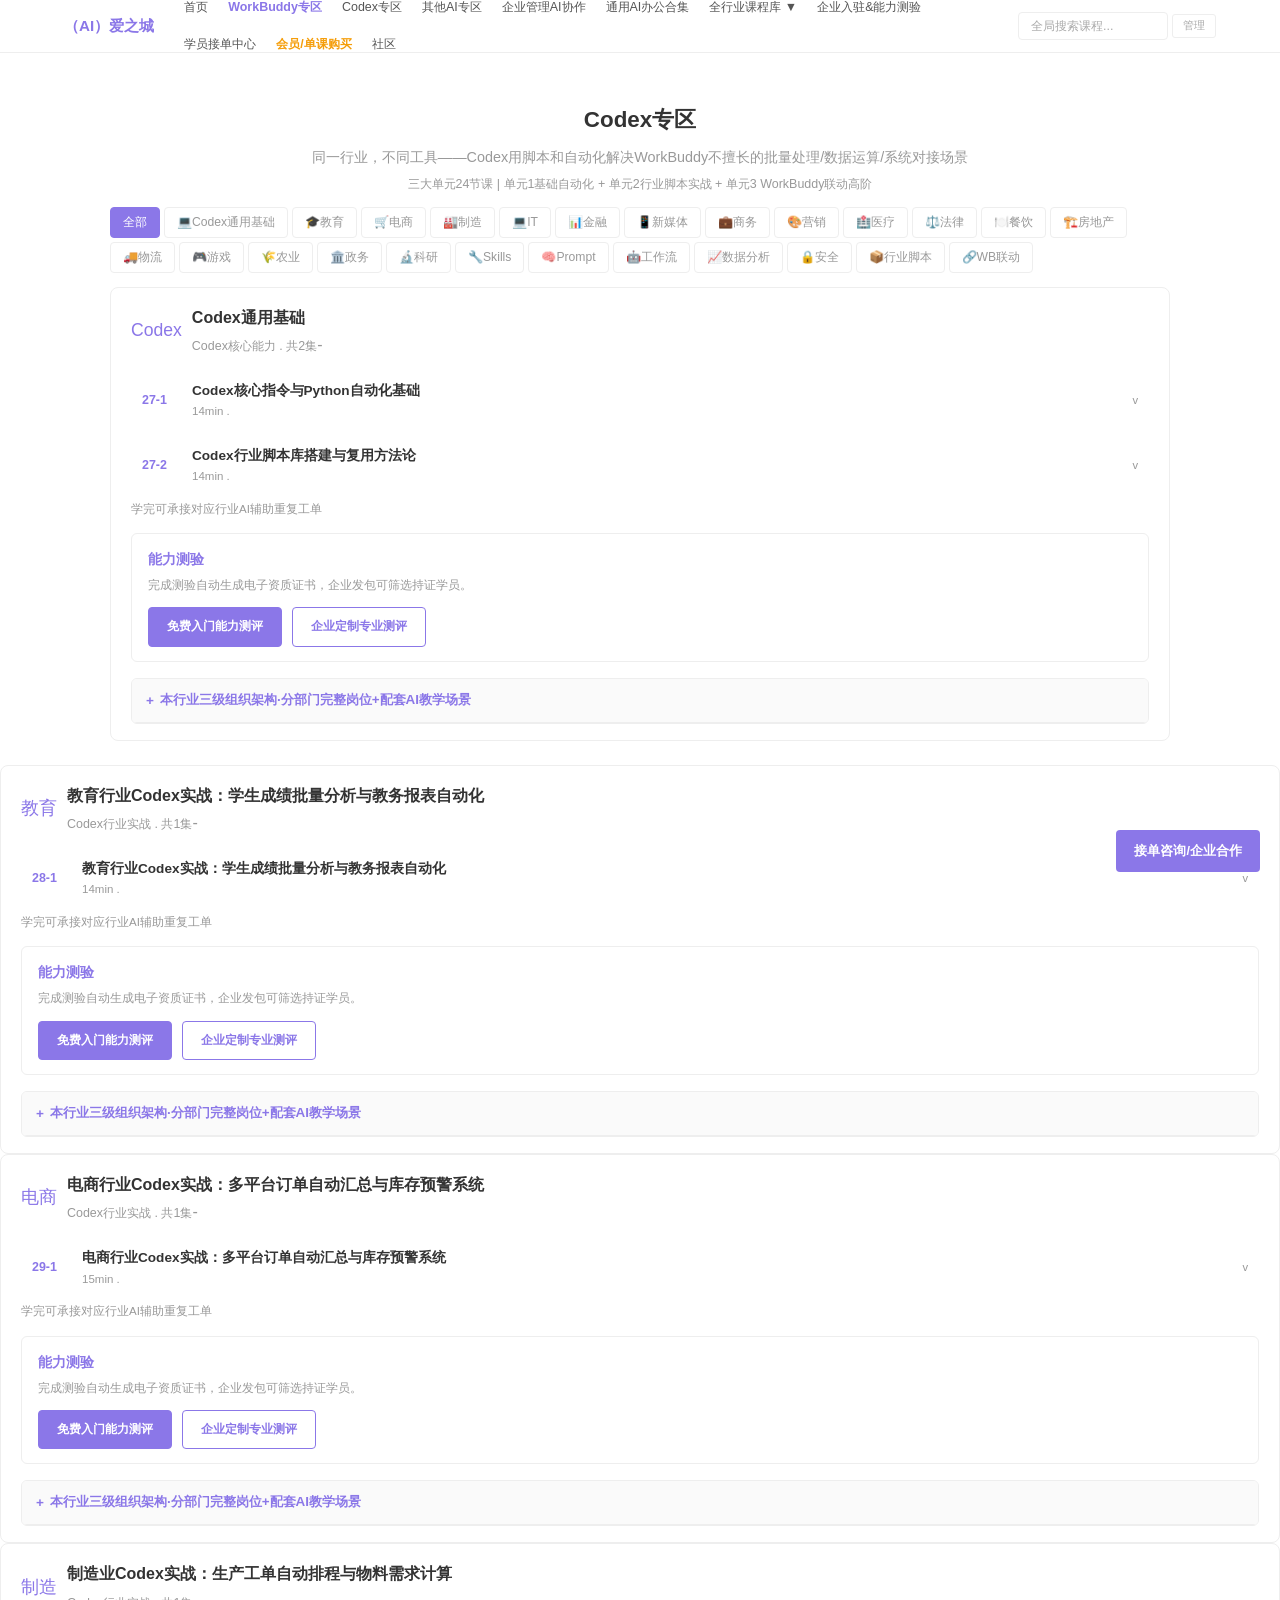
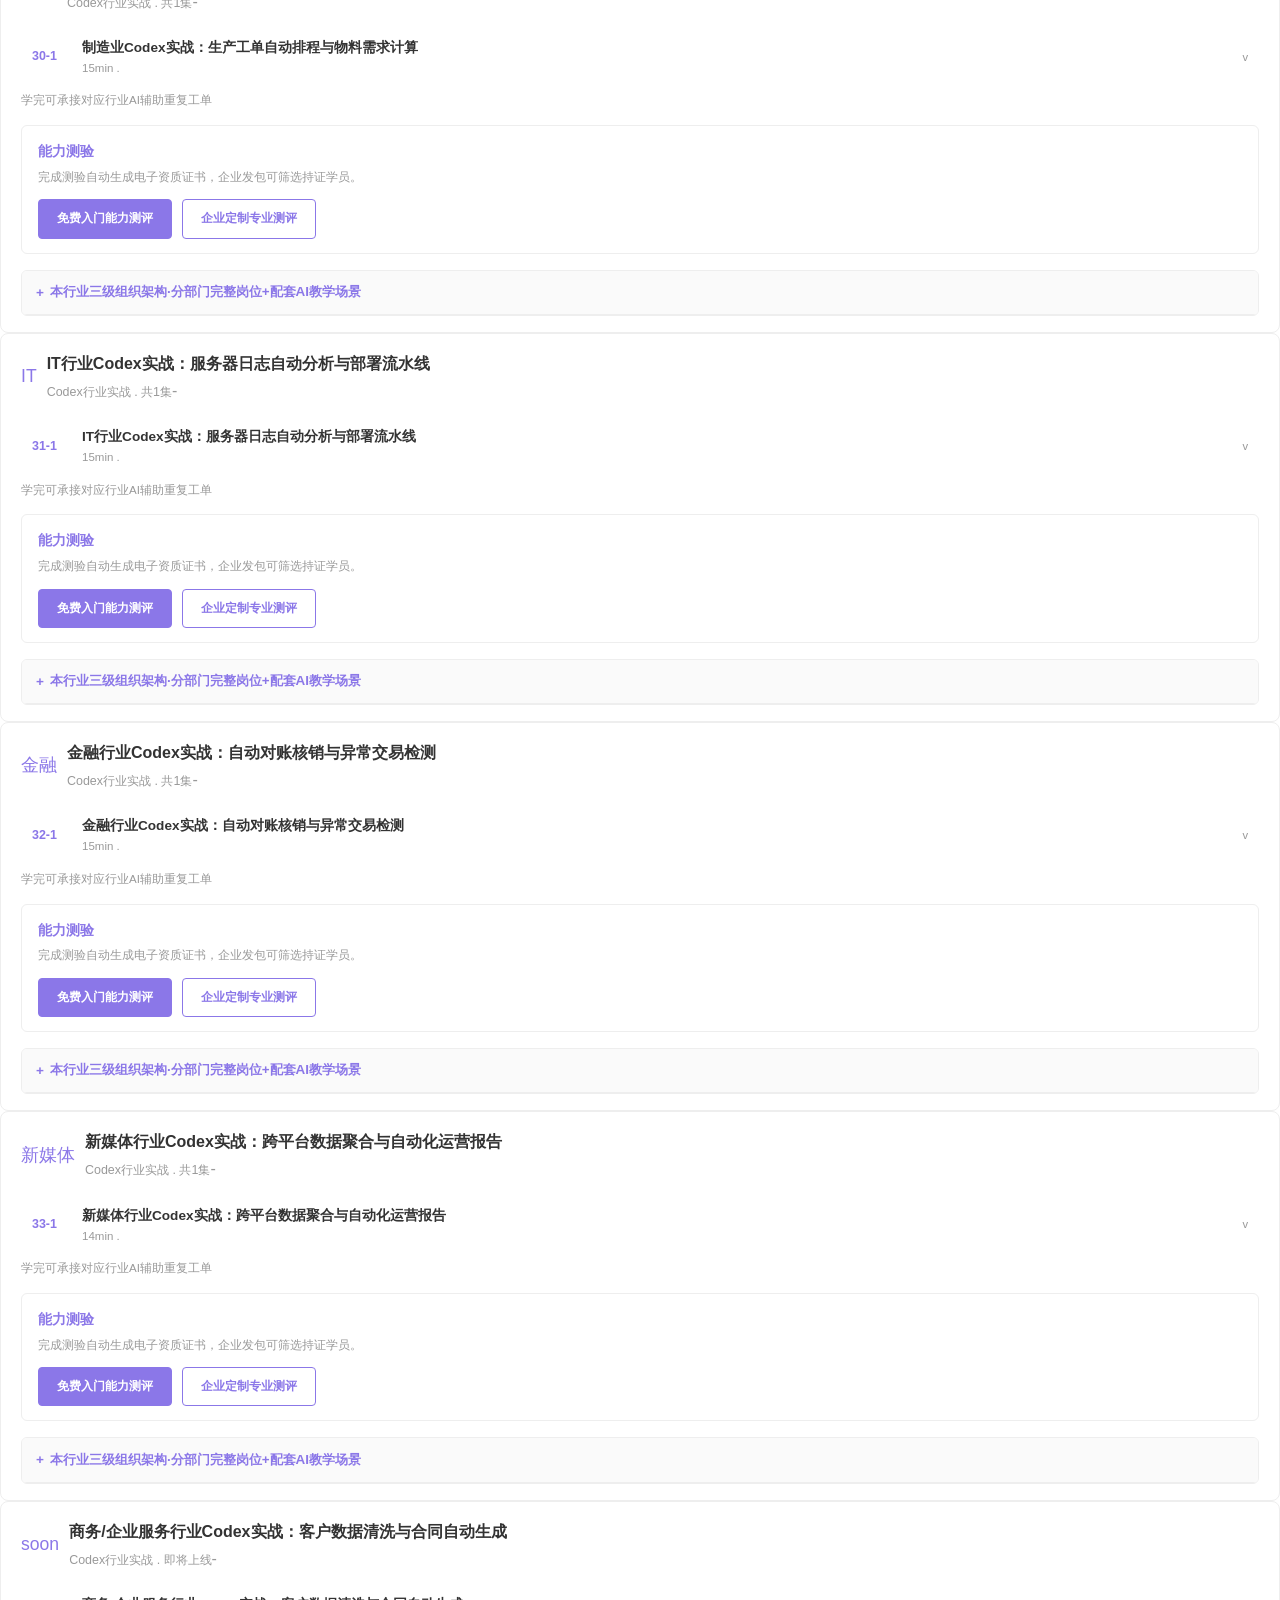
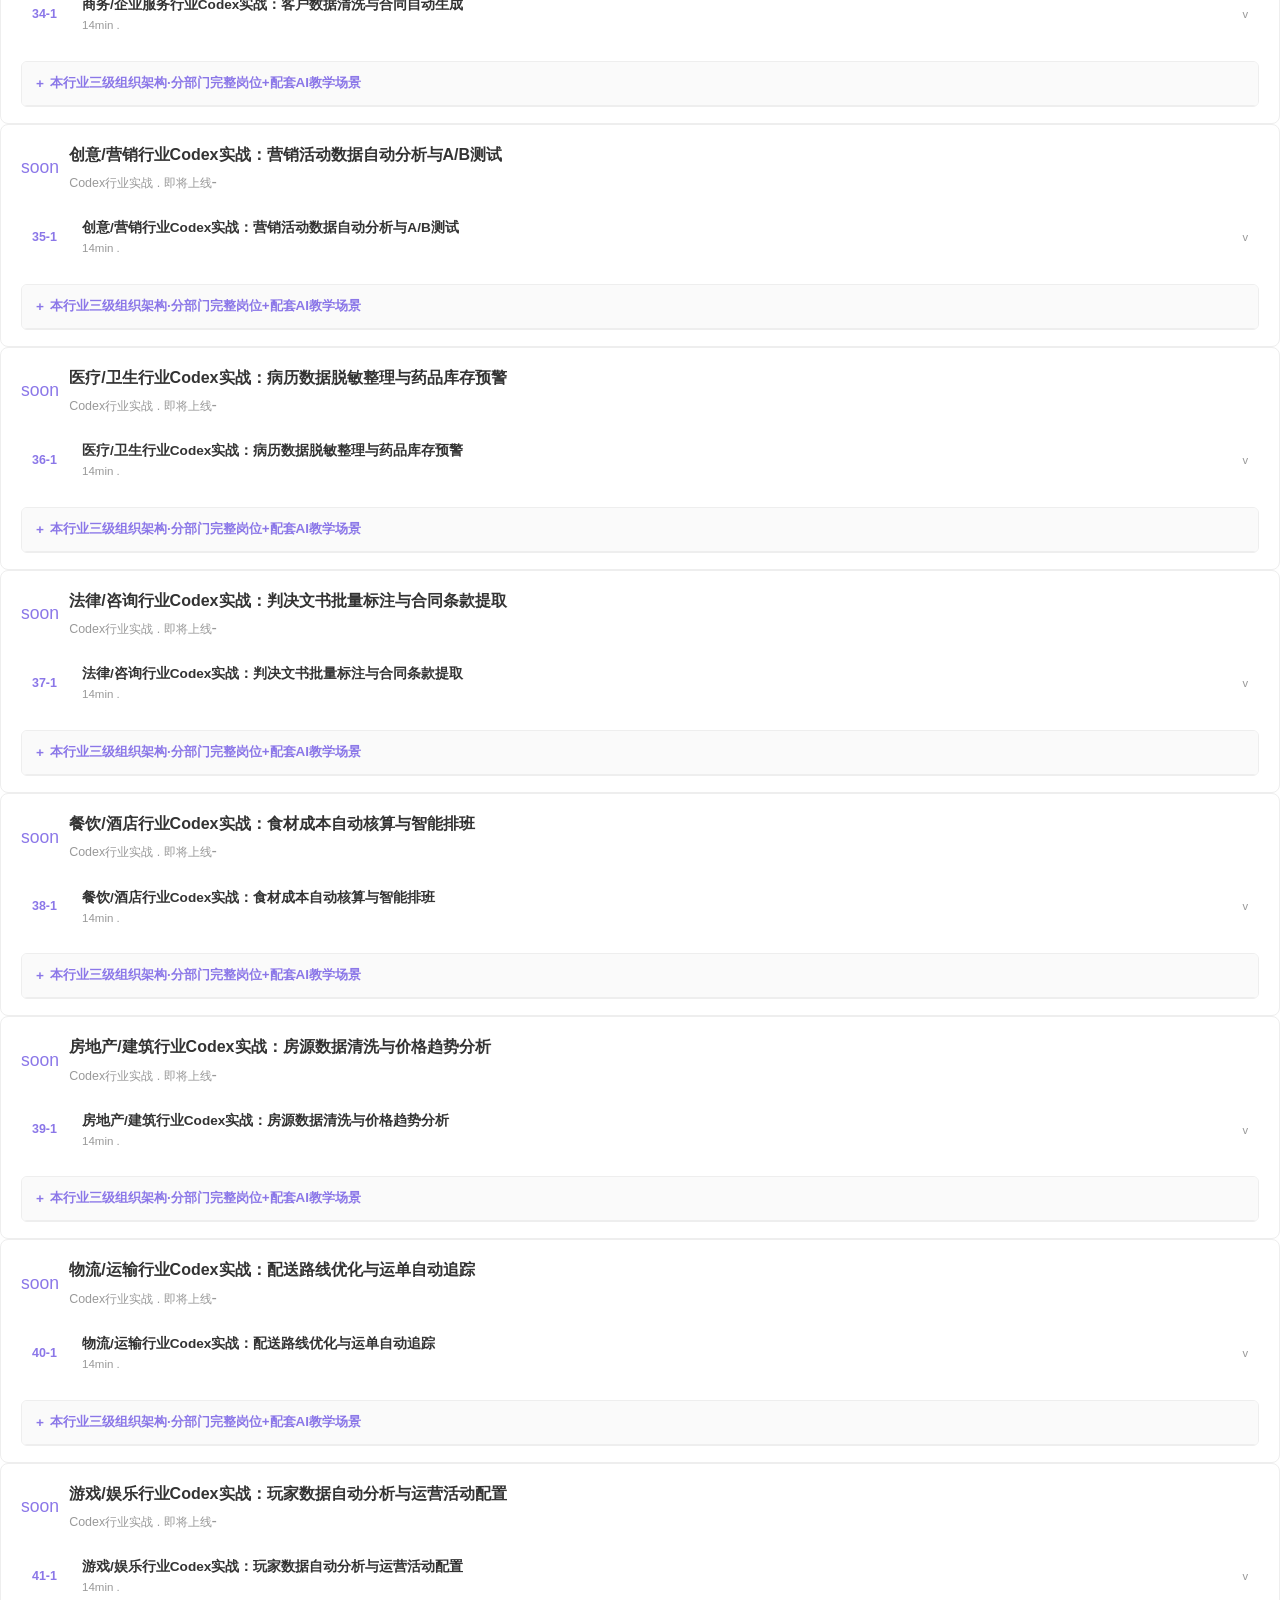
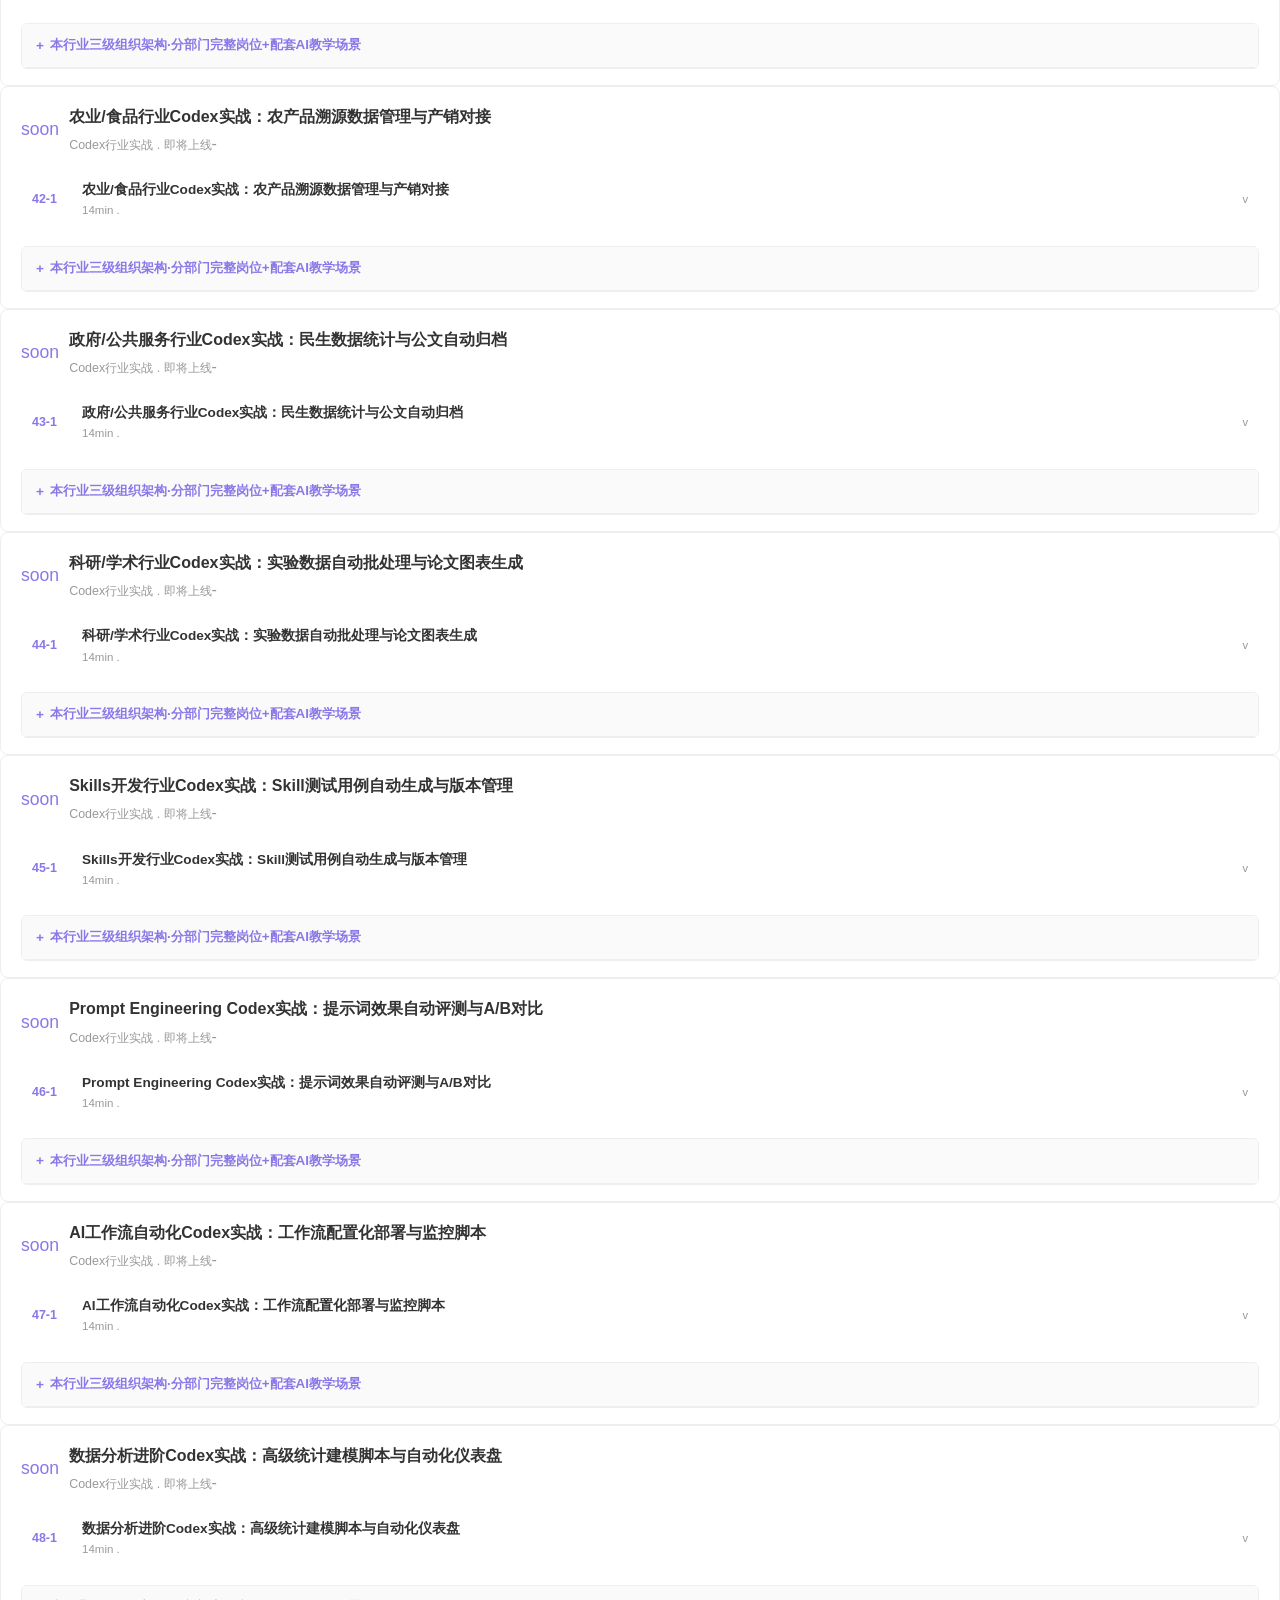
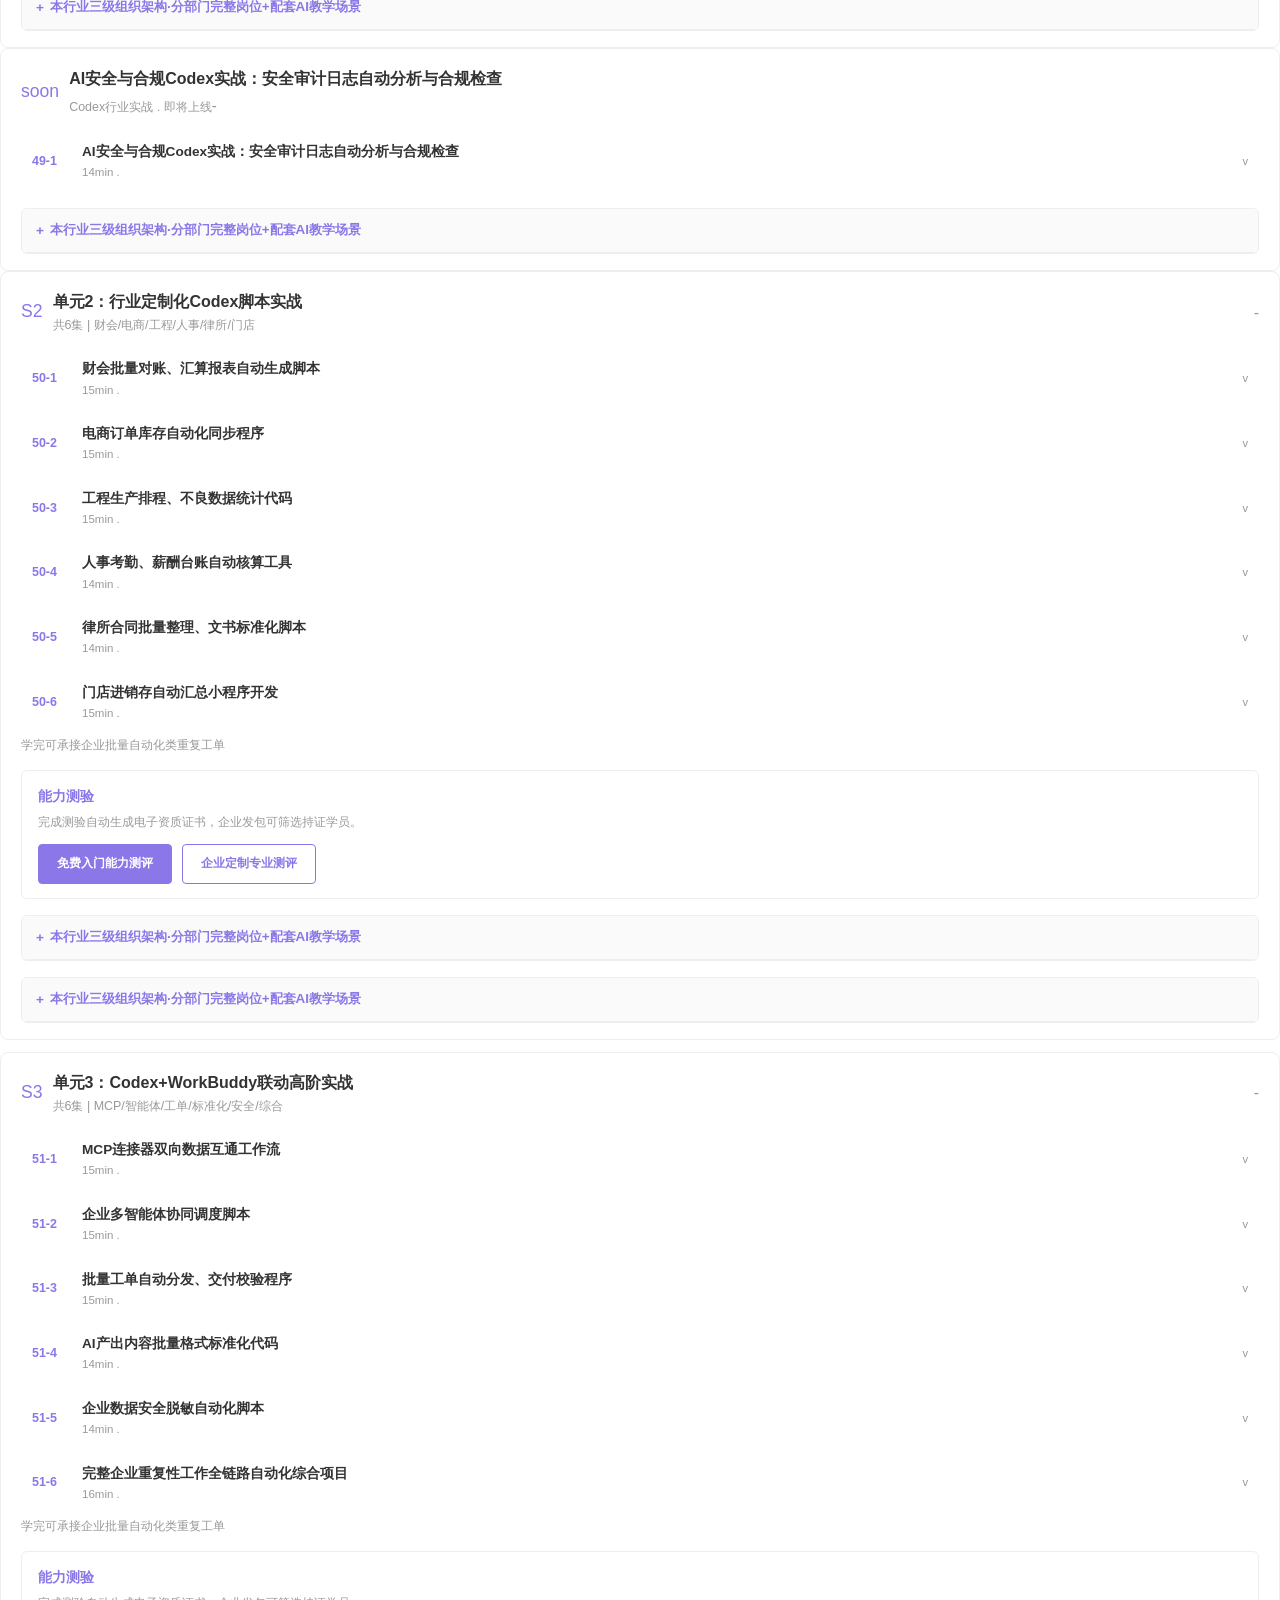
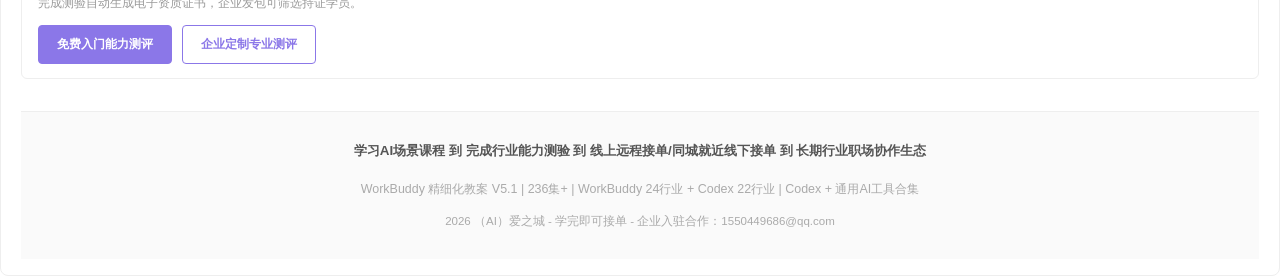
<file: codex.html>
<!DOCTYPE html>
<html lang="zh-CN">
<head>
<meta charset="UTF-8">
<meta name="viewport" content="width=device-width, initial-scale=1.0">
<title>Codex专区 | （AI）爱之城</title>
<link rel="stylesheet" href="styles.css">
<style>

</style>
</head>
<body>
<div class="top-nav">
  <div class="top-nav-inner">
    <a href="index.html" class="logo">（AI）爱之城</a>
    <div class="nav-links">
      <a href="index.html">首页</a>
      <a href="workbuddy.html" class="accent">WorkBuddy专区</a>
      <a href="codex.html">Codex专区</a>
      <a href="other-ai.html">其他AI专区</a>
      <a href="enterprise-ai.html">企业管理AI协作</a>
      <a href="ai-universal.html">通用AI办公合集</a>
      <div class="dropdown">
        <button class="dropbtn">全行业课程库 ▼</button>
        <div class="dropdown-content">
          <a href="workbuddy.html?ch=0">通用基础入门</a><a href="workbuddy.html?ch=1">教育/培训</a>
          <a href="workbuddy.html?ch=2">电商/零售</a><a href="workbuddy.html?ch=3">制造业/供应链</a>
          <a href="workbuddy.html?ch=4">商务/企业服务</a><a href="workbuddy.html?ch=5">IT/科技</a>
          <a href="workbuddy.html?ch=6">金融/财会</a><a href="workbuddy.html?ch=7">创意/营销</a>
          <a href="workbuddy.html?ch=8">医疗/卫生</a><a href="workbuddy.html?ch=9">法律/咨询</a>
          <a href="workbuddy.html?ch=10">新媒体/内容创作</a><a href="workbuddy.html?ch=11">餐饮/酒店</a>
          <a href="workbuddy.html?ch=12">房地产/建筑</a><a href="workbuddy.html?ch=13">物流/运输</a>
          <a href="workbuddy.html?ch=14">游戏/娱乐</a><a href="workbuddy.html?ch=15">农业/食品</a>
          <a href="workbuddy.html?ch=16">政府/公共服务</a><a href="workbuddy.html?ch=17">科研/学术</a>
          <a href="workbuddy.html?ch=18">Skills开发</a><a href="workbuddy.html?ch=19">Prompt Engineering</a>
          <a href="workbuddy.html?ch=20">AI工作流自动化</a><a href="workbuddy.html?ch=21">数据分析进阶</a>
          <a href="workbuddy.html?ch=22">AI安全与合规</a>
          <a href="workbuddy.html?ch=23">艺术设计行业</a><a href="workbuddy.html?ch=24">传统手艺/非遗</a>
        </div>
      </div>
      <a href="enterprise.html">企业入驻&amp;能力测验</a>
      <a href="order-center.html">学员接单中心</a>
      <a href="enterprise.html#pricing" style="color:#f59e0b;font-weight:700;">会员/单课购买</a>
    
      <a href="community.html">社区</a>
    </div>
    <div class="nav-search">
      <input type="text" id="navSearch" placeholder="全局搜索课程...">
    </div>
  </div>
</div>
<input type="hidden" id="q">
<input type="hidden" id="chFilter" value="all">
<div class="container">
<div class="section-divider" id="codex-section">
  <h2>Codex专区</h2>
  <p style="font-size:0.9rem;color:var(--sub);">同一行业，不同工具——Codex用脚本和自动化解决WorkBuddy不擅长的批量处理/数据运算/系统对接场景</p>
  <p style="font-size:0.78rem;color:var(--sub);margin-top:4px;">三大单元24节课 | 单元1基础自动化 + 单元2行业脚本实战 + 单元3 WorkBuddy联动高阶</p>
</div>
<div class="ch-tabs" id="tabs"></div>
<div class="info" id="info"></div>
<div class="category-grid" id="catGrid">
    <div class="category-card" data-ch="27">
      <div class="card-header" onclick="this.parentElement.classList.toggle('collapsed')">
        <div class="card-emoji">Codex</div>
        <div><div class="card-title">Codex通用基础</div><div class="card-sub">Codex核心能力 . 共2集<span class="card-toggle">-</span></div></div>
      </div>
      <ul class="ep-list">
<li class="ep-item" data-ch="27" data-ep="1" data-search="Codex核心指令与Python自动化基础 Codex通用基础 教学环节1：情境导入——学一个工具打通所有行业自动化（1.5分钟）
设计意图：展示Codex区别于WorkBuddy的核心价值——不是对话式AI，而是编程执行引擎。
核心理念：WorkBuddy帮你「聊」，Codex帮你「做」。聊可以产生方案，做可以直接交付结果。

教学环节2：Codex核心能力体系（4分钟）
知识内容：文件读写(Read/Write/Edit)可处理txt/csv/json/xlsx/pdf/md、Bash命令执行(pip/npm/git/系统操作)、Python脚本引擎(pandas/matplotlib/requests)、网络API调用(WebFetch/WebSearch)。
实操指令：用Codex读取桌面任意Excel文件→显示前10行→计算每列统计摘要→保存为新CSV。

教学环节3：Python自动化入门实战（5分钟）
实操指令：写一个脚本读取data.csv→按部门分组→计算平均工资→输出reports/部门薪酬分析.xlsx。创建自动化脚本模板库：数据清洗模板/格式转换模板/报表生成模板。

教学环节4：学员跟练（2.5分钟）
实操指令：在Codex中完成以下任务：创建项目文件夹结构→写Python脚本读取示例数据→处理并输出结果→用Bash验证输出文件。

教学环节5：总结与课后工单（1分钟）
学员收获：掌握Codex四大核心能力、能够独立完成Python自动化脚本编写、建立个人代码模板库。">
          <div class="ep-head" onclick="this.parentElement.classList.toggle('open')">
            <span class="ep-num">27-1</span>
            <div class="ep-info"><div class="ep-title">Codex核心指令与Python自动化基础</div><div class="ep-meta">14min . </div></div>
            <span class="ep-arr">v</span>
          </div>
          <div class="ep-body"><div class="seg"><div class="sn">教学环节1：情境导入——学一个工具打通所有行业自动化（1.5分钟）</div><div class="sc">设计意图：展示Codex区别于WorkBuddy的核心价值——不是对话式AI，而是编程执行引擎。
核心理念：WorkBuddy帮你「聊」，Codex帮你「做」。聊可以产生方案，做可以直接交付结果。</div></div><div class="seg"><div class="sn">教学环节2：Codex核心能力体系（4分钟）</div><div class="sc">知识内容：文件读写(Read/Write/Edit)可处理txt/csv/json/xlsx/pdf/md、Bash命令执行(pip/npm/git/系统操作)、Python脚本引擎(pandas/matplotlib/requests)、网络API调用(WebFetch/WebSearch)。
实操指令：用Codex读取桌面任意Excel文件→显示前10行→计算每列统计摘要→保存为新CSV。</div></div><div class="seg"><div class="sn">教学环节3：Python自动化入门实战（5分钟）</div><div class="sc">实操指令：写一个脚本读取data.csv→按部门分组→计算平均工资→输出reports/部门薪酬分析.xlsx。创建自动化脚本模板库：数据清洗模板/格式转换模板/报表生成模板。</div></div><div class="seg"><div class="sn">教学环节4：学员跟练（2.5分钟）</div><div class="sc">实操指令：在Codex中完成以下任务：创建项目文件夹结构→写Python脚本读取示例数据→处理并输出结果→用Bash验证输出文件。</div></div><div class="seg"><div class="sn">教学环节5：总结与课后工单（1分钟）</div><div class="sc">学员收获：掌握Codex四大核心能力、能够独立完成Python自动化脚本编写、建立个人代码模板库。</div></div>
          <div class="work-order-block">
            <div class="wo-title">课后接单实操工单</div>
            <div class="wo-desc">本行业企业真实重复工作任务，完成后可存入个人学员档案，解锁接单资质。</div>
            <a href="index.html" class="wo-btn">素材模板包下载（付费增值）</a>
          </div>
          </div>
        </li>
<li class="ep-item" data-ch="27" data-ep="2" data-search="Codex行业脚本库搭建与复用方法论 Codex通用基础 教学环节1：情境导入——每个行业都需要自动化，但脚本不用从零写（1分钟）
设计意图：建立「行业脚本资产」概念——每个行业有标准化的数据处理模式，提前建立脚本库可以快速复用。

教学环节2：行业通用脚本模式（3.5分钟）
知识内容：数据清洗脚本(去重/填空/格式标准化)、报表生成脚本(数据→图表→文档)、数据同步脚本(多平台/多格式互转)、监控预警脚本(阈值检测→通知推送)。
实操指令：建立一个脚本模板文件夹codex_scripts/，包含上述四类模板的骨架代码。

教学环节3：脚本参数化与配置驱动（4分钟）
实操指令：将上一集的通用脚本改造为参数化：读取config.json→根据行业参数自动选择处理逻辑→输出定制化结果。

教学环节4：学员跟练（3.5分钟）
实操指令：为你的行业创建专用脚本库：分析日常工作→识别可自动化环节→编写脚本模板→建立参数配置文件。

教学环节5：总结与课后工单（2分钟）
学员收获：掌握行业脚本库的搭建方法、理解参数化配置驱动的设计模式、能够为任意行业快速搭建自动化工具集。">
          <div class="ep-head" onclick="this.parentElement.classList.toggle('open')">
            <span class="ep-num">27-2</span>
            <div class="ep-info"><div class="ep-title">Codex行业脚本库搭建与复用方法论</div><div class="ep-meta">14min . </div></div>
            <span class="ep-arr">v</span>
          </div>
          <div class="ep-body"><div class="seg"><div class="sn">教学环节1：情境导入——每个行业都需要自动化，但脚本不用从零写（1分钟）</div><div class="sc">设计意图：建立「行业脚本资产」概念——每个行业有标准化的数据处理模式，提前建立脚本库可以快速复用。</div></div><div class="seg"><div class="sn">教学环节2：行业通用脚本模式（3.5分钟）</div><div class="sc">知识内容：数据清洗脚本(去重/填空/格式标准化)、报表生成脚本(数据→图表→文档)、数据同步脚本(多平台/多格式互转)、监控预警脚本(阈值检测→通知推送)。
实操指令：建立一个脚本模板文件夹codex_scripts/，包含上述四类模板的骨架代码。</div></div><div class="seg"><div class="sn">教学环节3：脚本参数化与配置驱动（4分钟）</div><div class="sc">实操指令：将上一集的通用脚本改造为参数化：读取config.json→根据行业参数自动选择处理逻辑→输出定制化结果。</div></div><div class="seg"><div class="sn">教学环节4：学员跟练（3.5分钟）</div><div class="sc">实操指令：为你的行业创建专用脚本库：分析日常工作→识别可自动化环节→编写脚本模板→建立参数配置文件。</div></div><div class="seg"><div class="sn">教学环节5：总结与课后工单（2分钟）</div><div class="sc">学员收获：掌握行业脚本库的搭建方法、理解参数化配置驱动的设计模式、能够为任意行业快速搭建自动化工具集。</div></div>
          <div class="work-order-block">
            <div class="wo-title">课后接单实操工单</div>
            <div class="wo-desc">本行业企业真实重复工作任务，完成后可存入个人学员档案，解锁接单资质。</div>
            <a href="index.html" class="wo-btn">素材模板包下载（付费增值）</a>
          </div>
          </div>
        </li>
        </li></ul>
<div class="order-hint">学完可承接对应行业AI辅助重复工单</div>
      <div class="ability-test-block">
        <div class="at-title">能力测验</div>
        <div class="at-desc">完成测验自动生成电子资质证书，企业发包可筛选持证学员。</div>
        <div class="at-btns">
          <a href="index.html" class="at-btn at-btn-free">免费入门能力测评</a>
          <a href="index.html" class="at-btn at-btn-pro">企业定制专业测评</a>
        </div>
      </div>
    



  



  
<div class="job-panel">
  <div class="job-header" onclick="this.parentElement.classList.toggle('job-open');event.stopPropagation();">
    <span class="job-icon">+</span>
    <span>本行业三级组织架构·分部门完整岗位+配套AI教学场景</span>
  </div>
  <div class="job-body"><div class="job-layer"><div class="job-layer-title">第一层：上层·高层决策岗（公司战略统筹层）</div><div class="job-dept"><div class="job-dept-title">总经办</div><div class="job-item">
    <div class="job-pos"><span class="job-badge">岗位</span> 技术总监</div>
    <div class="job-sc"><strong>配套AI教学场景：</strong>战略数据看板维护|部门预算编制辅助|管理层报告自动生成</div>
    <div class="job-note">学成可承接该岗位线上远程/同城就近线下AI辅助工单</div>
  </div><div class="job-item">
    <div class="job-pos"><span class="job-badge">岗位</span> 产品总监</div>
    <div class="job-sc"><strong>配套AI教学场景：</strong>战略数据看板维护|部门预算编制辅助|管理层报告自动生成</div>
    <div class="job-note">学成可承接该岗位线上远程/同城就近线下AI辅助工单</div>
  </div></div><div class="job-dept"><div class="job-dept-title">财务中心</div><div class="job-item">
    <div class="job-pos"><span class="job-badge">岗位</span> 财务经理</div>
    <div class="job-sc"><strong>配套AI教学场景：</strong>部门数据汇总报表生成|工作计划文档辅助|业绩指标自动统计</div>
    <div class="job-note">学成可承接该岗位线上远程/同城就近线下AI辅助工单</div>
  </div></div><div class="job-dept"><div class="job-dept-title">人力行政中心</div><div class="job-item">
    <div class="job-pos"><span class="job-badge">岗位</span> HR经理</div>
    <div class="job-sc"><strong>配套AI教学场景：</strong>部门数据汇总报表生成|工作计划文档辅助|业绩指标自动统计</div>
    <div class="job-note">学成可承接该岗位线上远程/同城就近线下AI辅助工单</div>
  </div></div></div><div class="job-layer"><div class="job-layer-title">第二层：中层·部门管理岗（部门执行统筹层）</div><div class="job-dept"><div class="job-dept-title">开发部</div><div class="job-item">
    <div class="job-pos"><span class="job-badge">岗位</span> 开发经理</div>
    <div class="job-sc"><strong>配套AI教学场景：</strong>部门数据汇总报表生成|工作计划文档辅助|业绩指标自动统计</div>
    <div class="job-note">学成可承接该岗位线上远程/同城就近线下AI辅助工单</div>
  </div><div class="job-item">
    <div class="job-pos"><span class="job-badge">岗位</span> 技术主管</div>
    <div class="job-sc"><strong>配套AI教学场景：</strong>组内任务分配看板|执行数据跟踪报告|人员排班辅助</div>
    <div class="job-note">学成可承接该岗位线上远程/同城就近线下AI辅助工单</div>
  </div></div><div class="job-dept"><div class="job-dept-title">运维部</div><div class="job-item">
    <div class="job-pos"><span class="job-badge">岗位</span> 运维经理</div>
    <div class="job-sc"><strong>配套AI教学场景：</strong>部门数据汇总报表生成|工作计划文档辅助|业绩指标自动统计</div>
    <div class="job-note">学成可承接该岗位线上远程/同城就近线下AI辅助工单</div>
  </div></div><div class="job-dept"><div class="job-dept-title">数据部</div><div class="job-item">
    <div class="job-pos"><span class="job-badge">岗位</span> 数据经理</div>
    <div class="job-sc"><strong>配套AI教学场景：</strong>部门数据汇总报表生成|工作计划文档辅助|业绩指标自动统计</div>
    <div class="job-note">学成可承接该岗位线上远程/同城就近线下AI辅助工单</div>
  </div></div></div><div class="job-layer"><div class="job-layer-title">第三层：下层·一线执行岗（基础落地操作层）</div><div class="job-dept"><div class="job-dept-title">开发组</div><div class="job-item">
    <div class="job-pos"><span class="job-badge">岗位</span> Codex脚本开发专员</div>
    <div class="job-sc"><strong>配套AI教学场景：</strong>日常数据录入汇总|报表格式统一输出|业务文档标准化</div>
    <div class="job-note">学成可承接该岗位线上远程/同城就近线下AI辅助工单</div>
  </div><div class="job-item">
    <div class="job-pos"><span class="job-badge">岗位</span> Python自动化专员</div>
    <div class="job-sc"><strong>配套AI教学场景：</strong>日常数据录入汇总|报表格式统一输出|业务文档标准化</div>
    <div class="job-note">学成可承接该岗位线上远程/同城就近线下AI辅助工单</div>
  </div></div><div class="job-dept"><div class="job-dept-title">运维组</div><div class="job-item">
    <div class="job-pos"><span class="job-badge">岗位</span> 自动化运维专员</div>
    <div class="job-sc"><strong>配套AI教学场景：</strong>日常数据录入汇总|报表格式统一输出|业务文档标准化</div>
    <div class="job-note">学成可承接该岗位线上远程/同城就近线下AI辅助工单</div>
  </div><div class="job-item">
    <div class="job-pos"><span class="job-badge">岗位</span> 监控专员</div>
    <div class="job-sc"><strong>配套AI教学场景：</strong>日常数据录入汇总|报表格式统一输出|业务文档标准化</div>
    <div class="job-note">学成可承接该岗位线上远程/同城就近线下AI辅助工单</div>
  </div></div><div class="job-dept"><div class="job-dept-title">数据组</div><div class="job-item">
    <div class="job-pos"><span class="job-badge">岗位</span> 数据处理专员</div>
    <div class="job-sc"><strong>配套AI教学场景：</strong>日常数据录入汇总|报表格式统一输出|业务文档标准化</div>
    <div class="job-note">学成可承接该岗位线上远程/同城就近线下AI辅助工单</div>
  </div><div class="job-item">
    <div class="job-pos"><span class="job-badge">岗位</span> 数据分析专员</div>
    <div class="job-sc"><strong>配套AI教学场景：</strong>日常数据录入汇总|报表格式统一输出|业务文档标准化</div>
    <div class="job-note">学成可承接该岗位线上远程/同城就近线下AI辅助工单</div>
  </div></div></div>
    </div>
</div>
    </div>
</div>
</div>
    <div class="category-card" data-ch="28">
      <div class="card-header" onclick="this.parentElement.classList.toggle('collapsed')">
        <div class="card-emoji">教育</div>
        <div><div class="card-title">教育行业Codex实战：学生成绩批量分析与教务报表自动化</div><div class="card-sub">Codex行业实战 . 共1集<span class="card-toggle">-</span></div></div>
      </div>
      <ul class="ep-list">
<li class="ep-item" data-ch="28" data-ep="1" data-search="教育行业Codex实战：学生成绩批量分析与教务报表自动化 教育Codex 教学环节1：情境导入——一位教师每学期末要处理多少数据（1.5分钟）
设计意图：用量化数据说明教育行业的数据处理痛点——50个学生×8科成绩×2次考试=800个数据点，手动整理需要一天。
WorkBuddy能帮你：写教学方案、出题、批改作文。但批量处理500份成绩表、计算平均分排名、生成个性化成绩单——这些需要Codex。

教学环节2：成绩数据标准化处理（4分钟）
知识内容：多班级成绩表合并（不同格式统一为标准化DataFrame）、缺失数据处理（缺考/缓考标记）、异常分数检测（&gt;满分或&lt;0）。
实操指令：读取3个班级的成绩表格→统一列名→合并为总表→检测异常→输出标准化成绩总表。用Codex写一个成绩分析脚本：按班级/科目/性别分组统计→计算平均分/中位数/标准差/及格率/优秀率→生成带格式的成绩分析报告Excel。

教学环节3：个性化成绩单批量生成（4分钟）
实操指令：用Codex写脚本批量生成个性化成绩单：读取标准化成绩表→为每个学生生成单独的成绩单PDF/Word→包含各科成绩/班级排名/进退步趋势→添加教师个性化评语模板→一键输出50份成绩单。

教学环节4：学员跟练（3分钟）
实操指令：使用提供的示例成绩数据(students_scores.xlsx，含3班100人)，完成：合并标准化→描述统计→生成个性化成绩单模板。

教学环节5：总结与课后工单（1.5分钟）
学员收获：掌握教育行业成绩数据的自动化处理全流程、能够用Codex替代教务系统的大部分手动操作、建立可复用的成绩分析脚本库。">
          <div class="ep-head" onclick="this.parentElement.classList.toggle('open')">
            <span class="ep-num">28-1</span>
            <div class="ep-info"><div class="ep-title">教育行业Codex实战：学生成绩批量分析与教务报表自动化</div><div class="ep-meta">14min . </div></div>
            <span class="ep-arr">v</span>
          </div>
          <div class="ep-body"><div class="seg"><div class="sn">教学环节1：情境导入——一位教师每学期末要处理多少数据（1.5分钟）</div><div class="sc">设计意图：用量化数据说明教育行业的数据处理痛点——50个学生×8科成绩×2次考试=800个数据点，手动整理需要一天。
WorkBuddy能帮你：写教学方案、出题、批改作文。但批量处理500份成绩表、计算平均分排名、生成个性化成绩单——这些需要Codex。</div></div><div class="seg"><div class="sn">教学环节2：成绩数据标准化处理（4分钟）</div><div class="sc">知识内容：多班级成绩表合并（不同格式统一为标准化DataFrame）、缺失数据处理（缺考/缓考标记）、异常分数检测（&gt;满分或&lt;0）。
实操指令：读取3个班级的成绩表格→统一列名→合并为总表→检测异常→输出标准化成绩总表。用Codex写一个成绩分析脚本：按班级/科目/性别分组统计→计算平均分/中位数/标准差/及格率/优秀率→生成带格式的成绩分析报告Excel。</div></div><div class="seg"><div class="sn">教学环节3：个性化成绩单批量生成（4分钟）</div><div class="sc">实操指令：用Codex写脚本批量生成个性化成绩单：读取标准化成绩表→为每个学生生成单独的成绩单PDF/Word→包含各科成绩/班级排名/进退步趋势→添加教师个性化评语模板→一键输出50份成绩单。</div></div><div class="seg"><div class="sn">教学环节4：学员跟练（3分钟）</div><div class="sc">实操指令：使用提供的示例成绩数据(students_scores.xlsx，含3班100人)，完成：合并标准化→描述统计→生成个性化成绩单模板。</div></div><div class="seg"><div class="sn">教学环节5：总结与课后工单（1.5分钟）</div><div class="sc">学员收获：掌握教育行业成绩数据的自动化处理全流程、能够用Codex替代教务系统的大部分手动操作、建立可复用的成绩分析脚本库。</div></div>
          <div class="work-order-block">
            <div class="wo-title">课后接单实操工单</div>
            <div class="wo-desc">本行业企业真实重复工作任务，完成后可存入个人学员档案，解锁接单资质。</div>
            <a href="index.html" class="wo-btn">素材模板包下载（付费增值）</a>
          </div>
          </div>
        </li>
        </li></ul>
<div class="order-hint">学完可承接对应行业AI辅助重复工单</div>
      <div class="ability-test-block">
        <div class="at-title">能力测验</div>
        <div class="at-desc">完成测验自动生成电子资质证书，企业发包可筛选持证学员。</div>
        <div class="at-btns">
          <a href="index.html" class="at-btn at-btn-free">免费入门能力测评</a>
          <a href="index.html" class="at-btn at-btn-pro">企业定制专业测评</a>
        </div>
      </div>
    



  



  
<div class="job-panel">
  <div class="job-header" onclick="this.parentElement.classList.toggle('job-open');event.stopPropagation();">
    <span class="job-icon">+</span>
    <span>本行业三级组织架构·分部门完整岗位+配套AI教学场景</span>
  </div>
  <div class="job-body"><div class="job-layer"><div class="job-layer-title">第一层：上层·高层决策岗（公司战略统筹层）</div><div class="job-dept"><div class="job-dept-title">总经办</div><div class="job-item">
    <div class="job-pos"><span class="job-badge">岗位</span> 校区总经理</div>
    <div class="job-sc"><strong>配套AI教学场景：</strong>部门数据汇总报表生成|工作计划文档辅助|业绩指标自动统计</div>
    <div class="job-note">学成可承接该岗位线上远程/同城就近线下AI辅助工单</div>
  </div><div class="job-item">
    <div class="job-pos"><span class="job-badge">岗位</span> 教务总监</div>
    <div class="job-sc"><strong>配套AI教学场景：</strong>战略数据看板维护|部门预算编制辅助|管理层报告自动生成</div>
    <div class="job-note">学成可承接该岗位线上远程/同城就近线下AI辅助工单</div>
  </div></div><div class="job-dept"><div class="job-dept-title">财务中心</div><div class="job-item">
    <div class="job-pos"><span class="job-badge">岗位</span> 财务总监</div>
    <div class="job-sc"><strong>配套AI教学场景：</strong>战略数据看板维护|部门预算编制辅助|管理层报告自动生成</div>
    <div class="job-note">学成可承接该岗位线上远程/同城就近线下AI辅助工单</div>
  </div></div><div class="job-dept"><div class="job-dept-title">人力行政中心</div><div class="job-item">
    <div class="job-pos"><span class="job-badge">岗位</span> 人力总监</div>
    <div class="job-sc"><strong>配套AI教学场景：</strong>战略数据看板维护|部门预算编制辅助|管理层报告自动生成</div>
    <div class="job-note">学成可承接该岗位线上远程/同城就近线下AI辅助工单</div>
  </div></div></div><div class="job-layer"><div class="job-layer-title">第二层：中层·部门管理岗（部门执行统筹层）</div><div class="job-dept"><div class="job-dept-title">教务部</div><div class="job-item">
    <div class="job-pos"><span class="job-badge">岗位</span> 教务经理</div>
    <div class="job-sc"><strong>配套AI教学场景：</strong>部门数据汇总报表生成|工作计划文档辅助|业绩指标自动统计</div>
    <div class="job-note">学成可承接该岗位线上远程/同城就近线下AI辅助工单</div>
  </div><div class="job-item">
    <div class="job-pos"><span class="job-badge">岗位</span> 信息主管</div>
    <div class="job-sc"><strong>配套AI教学场景：</strong>组内任务分配看板|执行数据跟踪报告|人员排班辅助</div>
    <div class="job-note">学成可承接该岗位线上远程/同城就近线下AI辅助工单</div>
  </div></div><div class="job-dept"><div class="job-dept-title">教研部</div><div class="job-item">
    <div class="job-pos"><span class="job-badge">岗位</span> 教研主管</div>
    <div class="job-sc"><strong>配套AI教学场景：</strong>组内任务分配看板|执行数据跟踪报告|人员排班辅助</div>
    <div class="job-note">学成可承接该岗位线上远程/同城就近线下AI辅助工单</div>
  </div></div><div class="job-dept"><div class="job-dept-title">技术部</div><div class="job-item">
    <div class="job-pos"><span class="job-badge">岗位</span> 技术经理</div>
    <div class="job-sc"><strong>配套AI教学场景：</strong>部门数据汇总报表生成|工作计划文档辅助|业绩指标自动统计</div>
    <div class="job-note">学成可承接该岗位线上远程/同城就近线下AI辅助工单</div>
  </div></div></div><div class="job-layer"><div class="job-layer-title">第三层：下层·一线执行岗（基础落地操作层）</div><div class="job-dept"><div class="job-dept-title">教务组</div><div class="job-item">
    <div class="job-pos"><span class="job-badge">岗位</span> 教育数据专员</div>
    <div class="job-sc"><strong>配套AI教学场景：</strong>日常数据录入汇总|报表格式统一输出|业务文档标准化</div>
    <div class="job-note">学成可承接该岗位线上远程/同城就近线下AI辅助工单</div>
  </div><div class="job-item">
    <div class="job-pos"><span class="job-badge">岗位</span> 成绩分析专员</div>
    <div class="job-sc"><strong>配套AI教学场景：</strong>日常数据录入汇总|报表格式统一输出|业务文档标准化</div>
    <div class="job-note">学成可承接该岗位线上远程/同城就近线下AI辅助工单</div>
  </div></div><div class="job-dept"><div class="job-dept-title">教研组</div><div class="job-item">
    <div class="job-pos"><span class="job-badge">岗位</span> 教学资源专员</div>
    <div class="job-sc"><strong>配套AI教学场景：</strong>日常数据录入汇总|报表格式统一输出|业务文档标准化</div>
    <div class="job-note">学成可承接该岗位线上远程/同城就近线下AI辅助工单</div>
  </div><div class="job-item">
    <div class="job-pos"><span class="job-badge">岗位</span> 题库管理专员</div>
    <div class="job-sc"><strong>配套AI教学场景：</strong>日常数据录入汇总|报表格式统一输出|业务文档标准化</div>
    <div class="job-note">学成可承接该岗位线上远程/同城就近线下AI辅助工单</div>
  </div></div><div class="job-dept"><div class="job-dept-title">技术组</div><div class="job-item">
    <div class="job-pos"><span class="job-badge">岗位</span> 教务系统运维</div>
    <div class="job-sc"><strong>配套AI教学场景：</strong>服务器巡检记录|告警数据处理|运维日报生成</div>
    <div class="job-note">学成可承接该岗位线上远程/同城就近线下AI辅助工单</div>
  </div><div class="job-item">
    <div class="job-pos"><span class="job-badge">岗位</span> 数据工程师</div>
    <div class="job-sc"><strong>配套AI教学场景：</strong>技术文档辅助编写|代码测试执行|部署脚本维护</div>
    <div class="job-note">学成可承接该岗位线上远程/同城就近线下AI辅助工单</div>
  </div></div></div>
    </div>
</div>
    </div>
</div>
</div>
    <div class="category-card" data-ch="29">
      <div class="card-header" onclick="this.parentElement.classList.toggle('collapsed')">
        <div class="card-emoji">电商</div>
        <div><div class="card-title">电商行业Codex实战：多平台订单自动汇总与库存预警系统</div><div class="card-sub">Codex行业实战 . 共1集<span class="card-toggle">-</span></div></div>
      </div>
      <ul class="ep-list">
<li class="ep-item" data-ch="29" data-ep="1" data-search="电商行业Codex实战：多平台订单自动汇总与库存预警系统 电商Codex 教学环节1：情境导入——运营每天手动从5个平台导出订单是什么体验（1.5分钟）
设计意图：展示电商运营的典型重复工作——淘宝/京东/拼多多/抖音/微信5个后台每天导出订单→手动整理→分发给仓库→更新库存。
WorkBuddy帮你：写商品文案、生成详情页、回复客户。Codex帮你：自动汇总订单、库存预警、价格监控。

教学环节2：多平台订单自动汇总（4.5分钟）
知识内容：各平台订单导出格式差异分析（字段名映射/日期格式/金额格式）、CSV批量合并与去重、订单状态分类汇总。
实操指令：用Codex写一个订单汇总脚本：读取5个平台的订单CSV→自动识别平台→字段标准化(平台名/订单号/商品/SKU/数量/金额/收件人/状态)→合并去重→按商品汇总→输出统一的日订单汇总表。

教学环节3：库存自动扣减与预警（4分钟）
实操指令：基于汇总订单→自动扣减库存表→低库存自动标红→生成采购建议清单。写一个价格监控脚本：每日抓取竞品价格→对比自家定价→价格异常自动预警→生成调价建议。

教学环节4：学员跟练（3分钟）
实操指令：使用提供的模拟数据(3平台×30订单)，完成：订单合并标准化→库存扣减→低库存预警报告。

教学环节5：总结与课后工单（2分钟）
学员收获：掌握电商多平台订单的自动化处理方案、能够搭建库存预警和价格监控系统、理解电商数据中台的基本架构。">
          <div class="ep-head" onclick="this.parentElement.classList.toggle('open')">
            <span class="ep-num">29-1</span>
            <div class="ep-info"><div class="ep-title">电商行业Codex实战：多平台订单自动汇总与库存预警系统</div><div class="ep-meta">15min . </div></div>
            <span class="ep-arr">v</span>
          </div>
          <div class="ep-body"><div class="seg"><div class="sn">教学环节1：情境导入——运营每天手动从5个平台导出订单是什么体验（1.5分钟）</div><div class="sc">设计意图：展示电商运营的典型重复工作——淘宝/京东/拼多多/抖音/微信5个后台每天导出订单→手动整理→分发给仓库→更新库存。
WorkBuddy帮你：写商品文案、生成详情页、回复客户。Codex帮你：自动汇总订单、库存预警、价格监控。</div></div><div class="seg"><div class="sn">教学环节2：多平台订单自动汇总（4.5分钟）</div><div class="sc">知识内容：各平台订单导出格式差异分析（字段名映射/日期格式/金额格式）、CSV批量合并与去重、订单状态分类汇总。
实操指令：用Codex写一个订单汇总脚本：读取5个平台的订单CSV→自动识别平台→字段标准化(平台名/订单号/商品/SKU/数量/金额/收件人/状态)→合并去重→按商品汇总→输出统一的日订单汇总表。</div></div><div class="seg"><div class="sn">教学环节3：库存自动扣减与预警（4分钟）</div><div class="sc">实操指令：基于汇总订单→自动扣减库存表→低库存自动标红→生成采购建议清单。写一个价格监控脚本：每日抓取竞品价格→对比自家定价→价格异常自动预警→生成调价建议。</div></div><div class="seg"><div class="sn">教学环节4：学员跟练（3分钟）</div><div class="sc">实操指令：使用提供的模拟数据(3平台×30订单)，完成：订单合并标准化→库存扣减→低库存预警报告。</div></div><div class="seg"><div class="sn">教学环节5：总结与课后工单（2分钟）</div><div class="sc">学员收获：掌握电商多平台订单的自动化处理方案、能够搭建库存预警和价格监控系统、理解电商数据中台的基本架构。</div></div>
          <div class="work-order-block">
            <div class="wo-title">课后接单实操工单</div>
            <div class="wo-desc">本行业企业真实重复工作任务，完成后可存入个人学员档案，解锁接单资质。</div>
            <a href="index.html" class="wo-btn">素材模板包下载（付费增值）</a>
          </div>
          </div>
        </li>
        </li></ul>
<div class="order-hint">学完可承接对应行业AI辅助重复工单</div>
      <div class="ability-test-block">
        <div class="at-title">能力测验</div>
        <div class="at-desc">完成测验自动生成电子资质证书，企业发包可筛选持证学员。</div>
        <div class="at-btns">
          <a href="index.html" class="at-btn at-btn-free">免费入门能力测评</a>
          <a href="index.html" class="at-btn at-btn-pro">企业定制专业测评</a>
        </div>
      </div>
    



  



  
<div class="job-panel">
  <div class="job-header" onclick="this.parentElement.classList.toggle('job-open');event.stopPropagation();">
    <span class="job-icon">+</span>
    <span>本行业三级组织架构·分部门完整岗位+配套AI教学场景</span>
  </div>
  <div class="job-body"><div class="job-layer"><div class="job-layer-title">第一层：上层·高层决策岗（公司战略统筹层）</div><div class="job-dept"><div class="job-dept-title">总经办</div><div class="job-item">
    <div class="job-pos"><span class="job-badge">岗位</span> 电商总经理</div>
    <div class="job-sc"><strong>配套AI教学场景：</strong>部门数据汇总报表生成|工作计划文档辅助|业绩指标自动统计</div>
    <div class="job-note">学成可承接该岗位线上远程/同城就近线下AI辅助工单</div>
  </div><div class="job-item">
    <div class="job-pos"><span class="job-badge">岗位</span> 运营总监</div>
    <div class="job-sc"><strong>配套AI教学场景：</strong>战略数据看板维护|部门预算编制辅助|管理层报告自动生成</div>
    <div class="job-note">学成可承接该岗位线上远程/同城就近线下AI辅助工单</div>
  </div></div><div class="job-dept"><div class="job-dept-title">财务中心</div><div class="job-item">
    <div class="job-pos"><span class="job-badge">岗位</span> 财务总监</div>
    <div class="job-sc"><strong>配套AI教学场景：</strong>战略数据看板维护|部门预算编制辅助|管理层报告自动生成</div>
    <div class="job-note">学成可承接该岗位线上远程/同城就近线下AI辅助工单</div>
  </div></div><div class="job-dept"><div class="job-dept-title">人力行政中心</div><div class="job-item">
    <div class="job-pos"><span class="job-badge">岗位</span> HR总监</div>
    <div class="job-sc"><strong>配套AI教学场景：</strong>战略数据看板维护|部门预算编制辅助|管理层报告自动生成</div>
    <div class="job-note">学成可承接该岗位线上远程/同城就近线下AI辅助工单</div>
  </div></div></div><div class="job-layer"><div class="job-layer-title">第二层：中层·部门管理岗（部门执行统筹层）</div><div class="job-dept"><div class="job-dept-title">运营部</div><div class="job-item">
    <div class="job-pos"><span class="job-badge">岗位</span> 运营经理</div>
    <div class="job-sc"><strong>配套AI教学场景：</strong>部门数据汇总报表生成|工作计划文档辅助|业绩指标自动统计</div>
    <div class="job-note">学成可承接该岗位线上远程/同城就近线下AI辅助工单</div>
  </div><div class="job-item">
    <div class="job-pos"><span class="job-badge">岗位</span> 数据经理</div>
    <div class="job-sc"><strong>配套AI教学场景：</strong>部门数据汇总报表生成|工作计划文档辅助|业绩指标自动统计</div>
    <div class="job-note">学成可承接该岗位线上远程/同城就近线下AI辅助工单</div>
  </div></div><div class="job-dept"><div class="job-dept-title">供应链部</div><div class="job-item">
    <div class="job-pos"><span class="job-badge">岗位</span> 供应链经理</div>
    <div class="job-sc"><strong>配套AI教学场景：</strong>部门数据汇总报表生成|工作计划文档辅助|业绩指标自动统计</div>
    <div class="job-note">学成可承接该岗位线上远程/同城就近线下AI辅助工单</div>
  </div></div><div class="job-dept"><div class="job-dept-title">技术部</div><div class="job-item">
    <div class="job-pos"><span class="job-badge">岗位</span> 技术经理</div>
    <div class="job-sc"><strong>配套AI教学场景：</strong>部门数据汇总报表生成|工作计划文档辅助|业绩指标自动统计</div>
    <div class="job-note">学成可承接该岗位线上远程/同城就近线下AI辅助工单</div>
  </div></div></div><div class="job-layer"><div class="job-layer-title">第三层：下层·一线执行岗（基础落地操作层）</div><div class="job-dept"><div class="job-dept-title">运营组</div><div class="job-item">
    <div class="job-pos"><span class="job-badge">岗位</span> 订单自动化专员</div>
    <div class="job-sc"><strong>配套AI教学场景：</strong>日常数据录入汇总|报表格式统一输出|业务文档标准化</div>
    <div class="job-note">学成可承接该岗位线上远程/同城就近线下AI辅助工单</div>
  </div><div class="job-item">
    <div class="job-pos"><span class="job-badge">岗位</span> 价格监控专员</div>
    <div class="job-sc"><strong>配套AI教学场景：</strong>日常数据录入汇总|报表格式统一输出|业务文档标准化</div>
    <div class="job-note">学成可承接该岗位线上远程/同城就近线下AI辅助工单</div>
  </div></div><div class="job-dept"><div class="job-dept-title">供应链组</div><div class="job-item">
    <div class="job-pos"><span class="job-badge">岗位</span> 库存数据专员</div>
    <div class="job-sc"><strong>配套AI教学场景：</strong>日常数据录入汇总|报表格式统一输出|业务文档标准化</div>
    <div class="job-note">学成可承接该岗位线上远程/同城就近线下AI辅助工单</div>
  </div><div class="job-item">
    <div class="job-pos"><span class="job-badge">岗位</span> 物流专员</div>
    <div class="job-sc"><strong>配套AI教学场景：</strong>日常数据录入汇总|报表格式统一输出|业务文档标准化</div>
    <div class="job-note">学成可承接该岗位线上远程/同城就近线下AI辅助工单</div>
  </div></div><div class="job-dept"><div class="job-dept-title">技术组</div><div class="job-item">
    <div class="job-pos"><span class="job-badge">岗位</span> 数据中台专员</div>
    <div class="job-sc"><strong>配套AI教学场景：</strong>日常数据录入汇总|报表格式统一输出|业务文档标准化</div>
    <div class="job-note">学成可承接该岗位线上远程/同城就近线下AI辅助工单</div>
  </div><div class="job-item">
    <div class="job-pos"><span class="job-badge">岗位</span> API工程师</div>
    <div class="job-sc"><strong>配套AI教学场景：</strong>技术文档辅助编写|代码测试执行|部署脚本维护</div>
    <div class="job-note">学成可承接该岗位线上远程/同城就近线下AI辅助工单</div>
  </div></div></div>
    </div>
</div>
    </div>
</div>
</div>
    <div class="category-card" data-ch="30">
      <div class="card-header" onclick="this.parentElement.classList.toggle('collapsed')">
        <div class="card-emoji">制造</div>
        <div><div class="card-title">制造业Codex实战：生产工单自动排程与物料需求计算</div><div class="card-sub">Codex行业实战 . 共1集<span class="card-toggle">-</span></div></div>
      </div>
      <ul class="ep-list">
<li class="ep-item" data-ch="30" data-ep="1" data-search="制造业Codex实战：生产工单自动排程与物料需求计算 制造Codex 教学环节1：情境导入——工厂排程员的Excel能复杂到什么程度（1.5分钟）
设计意图：展示制造业排程的复杂度——多产品/多产线/多工序/物料约束/交期约束，一张排程表可能跨30列×500行。
WorkBuddy帮你：写工艺文件、整理SOP、生成质检报告。Codex帮你：自动排程、物料BOM展开、产能分析。

教学环节2：订单驱动的自动排程（4.5分钟）
知识内容：排程核心要素（产品/数量/交期/产线能力/工序顺序/工时）、贪心排程算法（按交期排序→按产线分配→检查产能→调整溢出）。
实操指令：用Codex写一个生产排程脚本：读取销售订单表→展开每个产品的工序路径→按交期优先级排序→分配产线时间槽→检查产能冲突→调整→输出甘特图式排程表。

教学环节3：物料需求自动计算（4分钟）
实操指令：基于排程结果→读取BOM表→逐层展开物料需求→汇总相同物料→对比库存→生成采购建议清单。写一个BOM管理脚本：从产品BOM Excel自动构建树状结构→支持修改和版本管理→一键导出物料汇总。

教学环节4：学员跟练（3分钟）
实操指令：使用提供的模拟数据(5产品×5产线×15道工序)，完成：排程计算→物料需求展开→输出排程表和采购清单。

教学环节5：总结与课后工单（2分钟）
学员收获：掌握制造业排程和物料计算的自动化方法、理解ERP/MES系统的核心逻辑、能够为中小工厂搭建轻量级排程工具。">
          <div class="ep-head" onclick="this.parentElement.classList.toggle('open')">
            <span class="ep-num">30-1</span>
            <div class="ep-info"><div class="ep-title">制造业Codex实战：生产工单自动排程与物料需求计算</div><div class="ep-meta">15min . </div></div>
            <span class="ep-arr">v</span>
          </div>
          <div class="ep-body"><div class="seg"><div class="sn">教学环节1：情境导入——工厂排程员的Excel能复杂到什么程度（1.5分钟）</div><div class="sc">设计意图：展示制造业排程的复杂度——多产品/多产线/多工序/物料约束/交期约束，一张排程表可能跨30列×500行。
WorkBuddy帮你：写工艺文件、整理SOP、生成质检报告。Codex帮你：自动排程、物料BOM展开、产能分析。</div></div><div class="seg"><div class="sn">教学环节2：订单驱动的自动排程（4.5分钟）</div><div class="sc">知识内容：排程核心要素（产品/数量/交期/产线能力/工序顺序/工时）、贪心排程算法（按交期排序→按产线分配→检查产能→调整溢出）。
实操指令：用Codex写一个生产排程脚本：读取销售订单表→展开每个产品的工序路径→按交期优先级排序→分配产线时间槽→检查产能冲突→调整→输出甘特图式排程表。</div></div><div class="seg"><div class="sn">教学环节3：物料需求自动计算（4分钟）</div><div class="sc">实操指令：基于排程结果→读取BOM表→逐层展开物料需求→汇总相同物料→对比库存→生成采购建议清单。写一个BOM管理脚本：从产品BOM Excel自动构建树状结构→支持修改和版本管理→一键导出物料汇总。</div></div><div class="seg"><div class="sn">教学环节4：学员跟练（3分钟）</div><div class="sc">实操指令：使用提供的模拟数据(5产品×5产线×15道工序)，完成：排程计算→物料需求展开→输出排程表和采购清单。</div></div><div class="seg"><div class="sn">教学环节5：总结与课后工单（2分钟）</div><div class="sc">学员收获：掌握制造业排程和物料计算的自动化方法、理解ERP/MES系统的核心逻辑、能够为中小工厂搭建轻量级排程工具。</div></div>
          <div class="work-order-block">
            <div class="wo-title">课后接单实操工单</div>
            <div class="wo-desc">本行业企业真实重复工作任务，完成后可存入个人学员档案，解锁接单资质。</div>
            <a href="index.html" class="wo-btn">素材模板包下载（付费增值）</a>
          </div>
          </div>
        </li>
        </li></ul>
<div class="order-hint">学完可承接对应行业AI辅助重复工单</div>
      <div class="ability-test-block">
        <div class="at-title">能力测验</div>
        <div class="at-desc">完成测验自动生成电子资质证书，企业发包可筛选持证学员。</div>
        <div class="at-btns">
          <a href="index.html" class="at-btn at-btn-free">免费入门能力测评</a>
          <a href="index.html" class="at-btn at-btn-pro">企业定制专业测评</a>
        </div>
      </div>
    



  



  
<div class="job-panel">
  <div class="job-header" onclick="this.parentElement.classList.toggle('job-open');event.stopPropagation();">
    <span class="job-icon">+</span>
    <span>本行业三级组织架构·分部门完整岗位+配套AI教学场景</span>
  </div>
  <div class="job-body"><div class="job-layer"><div class="job-layer-title">第一层：上层·高层决策岗（公司战略统筹层）</div><div class="job-dept"><div class="job-dept-title">总经办</div><div class="job-item">
    <div class="job-pos"><span class="job-badge">岗位</span> 厂长</div>
    <div class="job-sc"><strong>配套AI教学场景：</strong>岗位相关数据整理录入|报表文档标准化处理|AI辅助日常重复工作</div>
    <div class="job-note">学成可承接该岗位线上远程/同城就近线下AI辅助工单</div>
  </div><div class="job-item">
    <div class="job-pos"><span class="job-badge">岗位</span> 生产总监</div>
    <div class="job-sc"><strong>配套AI教学场景：</strong>战略数据看板维护|部门预算编制辅助|管理层报告自动生成</div>
    <div class="job-note">学成可承接该岗位线上远程/同城就近线下AI辅助工单</div>
  </div></div><div class="job-dept"><div class="job-dept-title">财务中心</div><div class="job-item">
    <div class="job-pos"><span class="job-badge">岗位</span> 财务总监</div>
    <div class="job-sc"><strong>配套AI教学场景：</strong>战略数据看板维护|部门预算编制辅助|管理层报告自动生成</div>
    <div class="job-note">学成可承接该岗位线上远程/同城就近线下AI辅助工单</div>
  </div></div><div class="job-dept"><div class="job-dept-title">人力行政中心</div><div class="job-item">
    <div class="job-pos"><span class="job-badge">岗位</span> HR总监</div>
    <div class="job-sc"><strong>配套AI教学场景：</strong>战略数据看板维护|部门预算编制辅助|管理层报告自动生成</div>
    <div class="job-note">学成可承接该岗位线上远程/同城就近线下AI辅助工单</div>
  </div></div></div><div class="job-layer"><div class="job-layer-title">第二层：中层·部门管理岗（部门执行统筹层）</div><div class="job-dept"><div class="job-dept-title">生产部</div><div class="job-item">
    <div class="job-pos"><span class="job-badge">岗位</span> 生产经理</div>
    <div class="job-sc"><strong>配套AI教学场景：</strong>部门数据汇总报表生成|工作计划文档辅助|业绩指标自动统计</div>
    <div class="job-note">学成可承接该岗位线上远程/同城就近线下AI辅助工单</div>
  </div><div class="job-item">
    <div class="job-pos"><span class="job-badge">岗位</span> 计划主管</div>
    <div class="job-sc"><strong>配套AI教学场景：</strong>组内任务分配看板|执行数据跟踪报告|人员排班辅助</div>
    <div class="job-note">学成可承接该岗位线上远程/同城就近线下AI辅助工单</div>
  </div></div><div class="job-dept"><div class="job-dept-title">质量部</div><div class="job-item">
    <div class="job-pos"><span class="job-badge">岗位</span> 质量经理</div>
    <div class="job-sc"><strong>配套AI教学场景：</strong>部门数据汇总报表生成|工作计划文档辅助|业绩指标自动统计</div>
    <div class="job-note">学成可承接该岗位线上远程/同城就近线下AI辅助工单</div>
  </div></div><div class="job-dept"><div class="job-dept-title">工程部</div><div class="job-item">
    <div class="job-pos"><span class="job-badge">岗位</span> 工程经理</div>
    <div class="job-sc"><strong>配套AI教学场景：</strong>部门数据汇总报表生成|工作计划文档辅助|业绩指标自动统计</div>
    <div class="job-note">学成可承接该岗位线上远程/同城就近线下AI辅助工单</div>
  </div></div></div><div class="job-layer"><div class="job-layer-title">第三层：下层·一线执行岗（基础落地操作层）</div><div class="job-dept"><div class="job-dept-title">生产组</div><div class="job-item">
    <div class="job-pos"><span class="job-badge">岗位</span> 排程专员</div>
    <div class="job-sc"><strong>配套AI教学场景：</strong>日常数据录入汇总|报表格式统一输出|业务文档标准化</div>
    <div class="job-note">学成可承接该岗位线上远程/同城就近线下AI辅助工单</div>
  </div><div class="job-item">
    <div class="job-pos"><span class="job-badge">岗位</span> 产线数据员</div>
    <div class="job-sc"><strong>配套AI教学场景：</strong>岗位相关数据整理录入|报表文档标准化处理|AI辅助日常重复工作</div>
    <div class="job-note">学成可承接该岗位线上远程/同城就近线下AI辅助工单</div>
  </div></div><div class="job-dept"><div class="job-dept-title">质检组</div><div class="job-item">
    <div class="job-pos"><span class="job-badge">岗位</span> 质检数据专员</div>
    <div class="job-sc"><strong>配套AI教学场景：</strong>日常数据录入汇总|报表格式统一输出|业务文档标准化</div>
    <div class="job-note">学成可承接该岗位线上远程/同城就近线下AI辅助工单</div>
  </div><div class="job-item">
    <div class="job-pos"><span class="job-badge">岗位</span> SPC专员</div>
    <div class="job-sc"><strong>配套AI教学场景：</strong>日常数据录入汇总|报表格式统一输出|业务文档标准化</div>
    <div class="job-note">学成可承接该岗位线上远程/同城就近线下AI辅助工单</div>
  </div></div><div class="job-dept"><div class="job-dept-title">工程组</div><div class="job-item">
    <div class="job-pos"><span class="job-badge">岗位</span> BOM数据专员</div>
    <div class="job-sc"><strong>配套AI教学场景：</strong>日常数据录入汇总|报表格式统一输出|业务文档标准化</div>
    <div class="job-note">学成可承接该岗位线上远程/同城就近线下AI辅助工单</div>
  </div><div class="job-item">
    <div class="job-pos"><span class="job-badge">岗位</span> 制造数据专员</div>
    <div class="job-sc"><strong>配套AI教学场景：</strong>日常数据录入汇总|报表格式统一输出|业务文档标准化</div>
    <div class="job-note">学成可承接该岗位线上远程/同城就近线下AI辅助工单</div>
  </div></div></div>
    </div>
</div>
    </div>
</div>
</div>
    <div class="category-card" data-ch="31">
      <div class="card-header" onclick="this.parentElement.classList.toggle('collapsed')">
        <div class="card-emoji">IT</div>
        <div><div class="card-title">IT行业Codex实战：服务器日志自动分析与部署流水线</div><div class="card-sub">Codex行业实战 . 共1集<span class="card-toggle">-</span></div></div>
      </div>
      <ul class="ep-list">
<li class="ep-item" data-ch="31" data-ep="1" data-search="IT行业Codex实战：服务器日志自动分析与部署流水线 IT Codex 教学环节1：情境导入——运维工程师的日常：盯着日志找Bug（1.5分钟）
设计意图：展示IT运维的重复性痛点——每天查看几十个服务器的日志、手动重启异常服务、重复的部署操作。
WorkBuddy帮你：写技术文档、生成API说明、整理Code Review意见。Codex帮你：自动化日志分析、自动部署脚本、监控告警。

教学环节2：日志自动解析与异常检测（4.5分钟）
知识内容：常见日志格式（Apache/Nginx/应用日志/系统日志）、正则表达式提取关键字段、异常模式识别（错误率突增/响应时间飙升/磁盘满/内存泄漏）。
实操指令：用Codex写一个日志分析脚本：批量读取服务器日志→正则提取时间/IP/状态码/响应时间→按小时统计错误率→异常突增自动标记→生成运维日报。

教学环节3：自动部署流水线脚本（4分钟）
实操指令：写一个自动部署脚本：拉取Git最新代码→运行测试→构建打包→备份当前版本→部署新版本→健康检查→自动回滚（如果健康检查失败）。写一个批量服务器管理脚本：SSH批量执行命令→收集服务器状态→统一输出检查报告。

教学环节4：学员跟练（3分钟）
实操指令：使用提供的模拟日志数据(access.log)，完成：日志解析→错误统计→异常检测→生成运维日报模板。

教学环节5：总结与课后工单（2分钟）
学员收获：掌握日志自动分析和异常检测的脚本化方法、能够搭建轻量级自动部署流水线、理解DevOps自动化核心实践。">
          <div class="ep-head" onclick="this.parentElement.classList.toggle('open')">
            <span class="ep-num">31-1</span>
            <div class="ep-info"><div class="ep-title">IT行业Codex实战：服务器日志自动分析与部署流水线</div><div class="ep-meta">15min . </div></div>
            <span class="ep-arr">v</span>
          </div>
          <div class="ep-body"><div class="seg"><div class="sn">教学环节1：情境导入——运维工程师的日常：盯着日志找Bug（1.5分钟）</div><div class="sc">设计意图：展示IT运维的重复性痛点——每天查看几十个服务器的日志、手动重启异常服务、重复的部署操作。
WorkBuddy帮你：写技术文档、生成API说明、整理Code Review意见。Codex帮你：自动化日志分析、自动部署脚本、监控告警。</div></div><div class="seg"><div class="sn">教学环节2：日志自动解析与异常检测（4.5分钟）</div><div class="sc">知识内容：常见日志格式（Apache/Nginx/应用日志/系统日志）、正则表达式提取关键字段、异常模式识别（错误率突增/响应时间飙升/磁盘满/内存泄漏）。
实操指令：用Codex写一个日志分析脚本：批量读取服务器日志→正则提取时间/IP/状态码/响应时间→按小时统计错误率→异常突增自动标记→生成运维日报。</div></div><div class="seg"><div class="sn">教学环节3：自动部署流水线脚本（4分钟）</div><div class="sc">实操指令：写一个自动部署脚本：拉取Git最新代码→运行测试→构建打包→备份当前版本→部署新版本→健康检查→自动回滚（如果健康检查失败）。写一个批量服务器管理脚本：SSH批量执行命令→收集服务器状态→统一输出检查报告。</div></div><div class="seg"><div class="sn">教学环节4：学员跟练（3分钟）</div><div class="sc">实操指令：使用提供的模拟日志数据(access.log)，完成：日志解析→错误统计→异常检测→生成运维日报模板。</div></div><div class="seg"><div class="sn">教学环节5：总结与课后工单（2分钟）</div><div class="sc">学员收获：掌握日志自动分析和异常检测的脚本化方法、能够搭建轻量级自动部署流水线、理解DevOps自动化核心实践。</div></div>
          <div class="work-order-block">
            <div class="wo-title">课后接单实操工单</div>
            <div class="wo-desc">本行业企业真实重复工作任务，完成后可存入个人学员档案，解锁接单资质。</div>
            <a href="index.html" class="wo-btn">素材模板包下载（付费增值）</a>
          </div>
          </div>
        </li>
        </li></ul>
<div class="order-hint">学完可承接对应行业AI辅助重复工单</div>
      <div class="ability-test-block">
        <div class="at-title">能力测验</div>
        <div class="at-desc">完成测验自动生成电子资质证书，企业发包可筛选持证学员。</div>
        <div class="at-btns">
          <a href="index.html" class="at-btn at-btn-free">免费入门能力测评</a>
          <a href="index.html" class="at-btn at-btn-pro">企业定制专业测评</a>
        </div>
      </div>
    



  



  
<div class="job-panel">
  <div class="job-header" onclick="this.parentElement.classList.toggle('job-open');event.stopPropagation();">
    <span class="job-icon">+</span>
    <span>本行业三级组织架构·分部门完整岗位+配套AI教学场景</span>
  </div>
  <div class="job-body"><div class="job-layer"><div class="job-layer-title">第一层：上层·高层决策岗（公司战略统筹层）</div><div class="job-dept"><div class="job-dept-title">总经办</div><div class="job-item">
    <div class="job-pos"><span class="job-badge">岗位</span> CTO</div>
    <div class="job-sc"><strong>配套AI教学场景：</strong>岗位相关数据整理录入|报表文档标准化处理|AI辅助日常重复工作</div>
    <div class="job-note">学成可承接该岗位线上远程/同城就近线下AI辅助工单</div>
  </div><div class="job-item">
    <div class="job-pos"><span class="job-badge">岗位</span> 运维总监</div>
    <div class="job-sc"><strong>配套AI教学场景：</strong>战略数据看板维护|部门预算编制辅助|管理层报告自动生成</div>
    <div class="job-note">学成可承接该岗位线上远程/同城就近线下AI辅助工单</div>
  </div></div><div class="job-dept"><div class="job-dept-title">财务中心</div><div class="job-item">
    <div class="job-pos"><span class="job-badge">岗位</span> 财务经理</div>
    <div class="job-sc"><strong>配套AI教学场景：</strong>部门数据汇总报表生成|工作计划文档辅助|业绩指标自动统计</div>
    <div class="job-note">学成可承接该岗位线上远程/同城就近线下AI辅助工单</div>
  </div></div><div class="job-dept"><div class="job-dept-title">人力行政中心</div><div class="job-item">
    <div class="job-pos"><span class="job-badge">岗位</span> HR经理</div>
    <div class="job-sc"><strong>配套AI教学场景：</strong>部门数据汇总报表生成|工作计划文档辅助|业绩指标自动统计</div>
    <div class="job-note">学成可承接该岗位线上远程/同城就近线下AI辅助工单</div>
  </div></div></div><div class="job-layer"><div class="job-layer-title">第二层：中层·部门管理岗（部门执行统筹层）</div><div class="job-dept"><div class="job-dept-title">运维部</div><div class="job-item">
    <div class="job-pos"><span class="job-badge">岗位</span> 运维经理</div>
    <div class="job-sc"><strong>配套AI教学场景：</strong>部门数据汇总报表生成|工作计划文档辅助|业绩指标自动统计</div>
    <div class="job-note">学成可承接该岗位线上远程/同城就近线下AI辅助工单</div>
  </div><div class="job-item">
    <div class="job-pos"><span class="job-badge">岗位</span> SRE主管</div>
    <div class="job-sc"><strong>配套AI教学场景：</strong>组内任务分配看板|执行数据跟踪报告|人员排班辅助</div>
    <div class="job-note">学成可承接该岗位线上远程/同城就近线下AI辅助工单</div>
  </div></div><div class="job-dept"><div class="job-dept-title">开发部</div><div class="job-item">
    <div class="job-pos"><span class="job-badge">岗位</span> 开发经理</div>
    <div class="job-sc"><strong>配套AI教学场景：</strong>部门数据汇总报表生成|工作计划文档辅助|业绩指标自动统计</div>
    <div class="job-note">学成可承接该岗位线上远程/同城就近线下AI辅助工单</div>
  </div><div class="job-item">
    <div class="job-pos"><span class="job-badge">岗位</span> DevOps主管</div>
    <div class="job-sc"><strong>配套AI教学场景：</strong>组内任务分配看板|执行数据跟踪报告|人员排班辅助</div>
    <div class="job-note">学成可承接该岗位线上远程/同城就近线下AI辅助工单</div>
  </div></div><div class="job-dept"><div class="job-dept-title">安全部</div><div class="job-item">
    <div class="job-pos"><span class="job-badge">岗位</span> 安全经理</div>
    <div class="job-sc"><strong>配套AI教学场景：</strong>部门数据汇总报表生成|工作计划文档辅助|业绩指标自动统计</div>
    <div class="job-note">学成可承接该岗位线上远程/同城就近线下AI辅助工单</div>
  </div></div></div><div class="job-layer"><div class="job-layer-title">第三层：下层·一线执行岗（基础落地操作层）</div><div class="job-dept"><div class="job-dept-title">运维组</div><div class="job-item">
    <div class="job-pos"><span class="job-badge">岗位</span> 日志分析专员</div>
    <div class="job-sc"><strong>配套AI教学场景：</strong>日常数据录入汇总|报表格式统一输出|业务文档标准化</div>
    <div class="job-note">学成可承接该岗位线上远程/同城就近线下AI辅助工单</div>
  </div><div class="job-item">
    <div class="job-pos"><span class="job-badge">岗位</span> 监控专员</div>
    <div class="job-sc"><strong>配套AI教学场景：</strong>日常数据录入汇总|报表格式统一输出|业务文档标准化</div>
    <div class="job-note">学成可承接该岗位线上远程/同城就近线下AI辅助工单</div>
  </div></div><div class="job-dept"><div class="job-dept-title">部署组</div><div class="job-item">
    <div class="job-pos"><span class="job-badge">岗位</span> 部署专员</div>
    <div class="job-sc"><strong>配套AI教学场景：</strong>日常数据录入汇总|报表格式统一输出|业务文档标准化</div>
    <div class="job-note">学成可承接该岗位线上远程/同城就近线下AI辅助工单</div>
  </div><div class="job-item">
    <div class="job-pos"><span class="job-badge">岗位</span> CI/CD专员</div>
    <div class="job-sc"><strong>配套AI教学场景：</strong>日常数据录入汇总|报表格式统一输出|业务文档标准化</div>
    <div class="job-note">学成可承接该岗位线上远程/同城就近线下AI辅助工单</div>
  </div></div><div class="job-dept"><div class="job-dept-title">安全组</div><div class="job-item">
    <div class="job-pos"><span class="job-badge">岗位</span> 安全审计专员</div>
    <div class="job-sc"><strong>配套AI教学场景：</strong>日常数据录入汇总|报表格式统一输出|业务文档标准化</div>
    <div class="job-note">学成可承接该岗位线上远程/同城就近线下AI辅助工单</div>
  </div><div class="job-item">
    <div class="job-pos"><span class="job-badge">岗位</span> 漏洞扫描专员</div>
    <div class="job-sc"><strong>配套AI教学场景：</strong>日常数据录入汇总|报表格式统一输出|业务文档标准化</div>
    <div class="job-note">学成可承接该岗位线上远程/同城就近线下AI辅助工单</div>
  </div></div></div>
    </div>
</div>
    </div>
</div>
</div>
    <div class="category-card" data-ch="32">
      <div class="card-header" onclick="this.parentElement.classList.toggle('collapsed')">
        <div class="card-emoji">金融</div>
        <div><div class="card-title">金融行业Codex实战：自动对账核销与异常交易检测</div><div class="card-sub">Codex行业实战 . 共1集<span class="card-toggle">-</span></div></div>
      </div>
      <ul class="ep-list">
<li class="ep-item" data-ch="32" data-ep="1" data-search="金融行业Codex实战：自动对账核销与异常交易检测 金融Codex 教学环节1：情境导入——财务月底对账的3天可以压缩到30分钟吗（1.5分钟）
设计意图：展示财务对账的典型工作量——银行流水500条×内部账务300条，手动逐条核对极其耗时。
WorkBuddy帮你：写财务分析报告、生成预算方案、整理税务资料。Codex帮你：自动对账核销、异常交易检测、报表自动生成。

教学环节2：银行流水自动对账（4.5分钟）
知识内容：对账匹配逻辑（金额+日期+摘要模糊匹配）、未达账项识别（银行已付企业未付/企业已付银行未付）、差额追溯分析。
实操指令：用Codex写一个自动对账脚本：读取银行流水和内部账务→按金额+日期双向匹配→标记已核销/未核销/部分核销→生成银行余额调节表→输出未达账项清单和调整建议。

教学环节3：异常交易检测（4分钟）
实操指令：写一个交易异常检测脚本：检测大额交易(&gt;10万)/重复支付/非工作时间交易/新供应商首笔大额。写一个账龄分析脚本：读取应收账款表→按客户分类→计算账龄(30/60/90/180天)→生成催收建议清单。

教学环节4：学员跟练（3分钟）
实操指令：使用提供的模拟数据(银行流水200条+内部账务150条)，完成：自动对账→核销标记→余额调节表→异常交易报告。

教学环节5：总结与课后工单（2分钟）
学员收获：掌握财务对账和异常检测的自动化方法、理解银行余额调节表的自动生成逻辑、能够为企业搭建轻量级财务自动化工具。">
          <div class="ep-head" onclick="this.parentElement.classList.toggle('open')">
            <span class="ep-num">32-1</span>
            <div class="ep-info"><div class="ep-title">金融行业Codex实战：自动对账核销与异常交易检测</div><div class="ep-meta">15min . </div></div>
            <span class="ep-arr">v</span>
          </div>
          <div class="ep-body"><div class="seg"><div class="sn">教学环节1：情境导入——财务月底对账的3天可以压缩到30分钟吗（1.5分钟）</div><div class="sc">设计意图：展示财务对账的典型工作量——银行流水500条×内部账务300条，手动逐条核对极其耗时。
WorkBuddy帮你：写财务分析报告、生成预算方案、整理税务资料。Codex帮你：自动对账核销、异常交易检测、报表自动生成。</div></div><div class="seg"><div class="sn">教学环节2：银行流水自动对账（4.5分钟）</div><div class="sc">知识内容：对账匹配逻辑（金额+日期+摘要模糊匹配）、未达账项识别（银行已付企业未付/企业已付银行未付）、差额追溯分析。
实操指令：用Codex写一个自动对账脚本：读取银行流水和内部账务→按金额+日期双向匹配→标记已核销/未核销/部分核销→生成银行余额调节表→输出未达账项清单和调整建议。</div></div><div class="seg"><div class="sn">教学环节3：异常交易检测（4分钟）</div><div class="sc">实操指令：写一个交易异常检测脚本：检测大额交易(&gt;10万)/重复支付/非工作时间交易/新供应商首笔大额。写一个账龄分析脚本：读取应收账款表→按客户分类→计算账龄(30/60/90/180天)→生成催收建议清单。</div></div><div class="seg"><div class="sn">教学环节4：学员跟练（3分钟）</div><div class="sc">实操指令：使用提供的模拟数据(银行流水200条+内部账务150条)，完成：自动对账→核销标记→余额调节表→异常交易报告。</div></div><div class="seg"><div class="sn">教学环节5：总结与课后工单（2分钟）</div><div class="sc">学员收获：掌握财务对账和异常检测的自动化方法、理解银行余额调节表的自动生成逻辑、能够为企业搭建轻量级财务自动化工具。</div></div>
          <div class="work-order-block">
            <div class="wo-title">课后接单实操工单</div>
            <div class="wo-desc">本行业企业真实重复工作任务，完成后可存入个人学员档案，解锁接单资质。</div>
            <a href="index.html" class="wo-btn">素材模板包下载（付费增值）</a>
          </div>
          </div>
        </li>
        </li></ul>
<div class="order-hint">学完可承接对应行业AI辅助重复工单</div>
      <div class="ability-test-block">
        <div class="at-title">能力测验</div>
        <div class="at-desc">完成测验自动生成电子资质证书，企业发包可筛选持证学员。</div>
        <div class="at-btns">
          <a href="index.html" class="at-btn at-btn-free">免费入门能力测评</a>
          <a href="index.html" class="at-btn at-btn-pro">企业定制专业测评</a>
        </div>
      </div>
    



  



  
<div class="job-panel">
  <div class="job-header" onclick="this.parentElement.classList.toggle('job-open');event.stopPropagation();">
    <span class="job-icon">+</span>
    <span>本行业三级组织架构·分部门完整岗位+配套AI教学场景</span>
  </div>
  <div class="job-body"><div class="job-layer"><div class="job-layer-title">第一层：上层·高层决策岗（公司战略统筹层）</div><div class="job-dept"><div class="job-dept-title">总经办</div><div class="job-item">
    <div class="job-pos"><span class="job-badge">岗位</span> 财务总监</div>
    <div class="job-sc"><strong>配套AI教学场景：</strong>战略数据看板维护|部门预算编制辅助|管理层报告自动生成</div>
    <div class="job-note">学成可承接该岗位线上远程/同城就近线下AI辅助工单</div>
  </div><div class="job-item">
    <div class="job-pos"><span class="job-badge">岗位</span> 风控总监</div>
    <div class="job-sc"><strong>配套AI教学场景：</strong>战略数据看板维护|部门预算编制辅助|管理层报告自动生成</div>
    <div class="job-note">学成可承接该岗位线上远程/同城就近线下AI辅助工单</div>
  </div></div><div class="job-dept"><div class="job-dept-title">财务中心</div><div class="job-item">
    <div class="job-pos"><span class="job-badge">岗位</span> 总账经理</div>
    <div class="job-sc"><strong>配套AI教学场景：</strong>部门数据汇总报表生成|工作计划文档辅助|业绩指标自动统计</div>
    <div class="job-note">学成可承接该岗位线上远程/同城就近线下AI辅助工单</div>
  </div></div><div class="job-dept"><div class="job-dept-title">人力行政中心</div><div class="job-item">
    <div class="job-pos"><span class="job-badge">岗位</span> HR经理</div>
    <div class="job-sc"><strong>配套AI教学场景：</strong>部门数据汇总报表生成|工作计划文档辅助|业绩指标自动统计</div>
    <div class="job-note">学成可承接该岗位线上远程/同城就近线下AI辅助工单</div>
  </div></div></div><div class="job-layer"><div class="job-layer-title">第二层：中层·部门管理岗（部门执行统筹层）</div><div class="job-dept"><div class="job-dept-title">核算部</div><div class="job-item">
    <div class="job-pos"><span class="job-badge">岗位</span> 核算经理</div>
    <div class="job-sc"><strong>配套AI教学场景：</strong>部门数据汇总报表生成|工作计划文档辅助|业绩指标自动统计</div>
    <div class="job-note">学成可承接该岗位线上远程/同城就近线下AI辅助工单</div>
  </div></div><div class="job-dept"><div class="job-dept-title">税务部</div><div class="job-item">
    <div class="job-pos"><span class="job-badge">岗位</span> 税务经理</div>
    <div class="job-sc"><strong>配套AI教学场景：</strong>部门数据汇总报表生成|工作计划文档辅助|业绩指标自动统计</div>
    <div class="job-note">学成可承接该岗位线上远程/同城就近线下AI辅助工单</div>
  </div></div><div class="job-dept"><div class="job-dept-title">风控部</div><div class="job-item">
    <div class="job-pos"><span class="job-badge">岗位</span> 风控经理</div>
    <div class="job-sc"><strong>配套AI教学场景：</strong>部门数据汇总报表生成|工作计划文档辅助|业绩指标自动统计</div>
    <div class="job-note">学成可承接该岗位线上远程/同城就近线下AI辅助工单</div>
  </div></div></div><div class="job-layer"><div class="job-layer-title">第三层：下层·一线执行岗（基础落地操作层）</div><div class="job-dept"><div class="job-dept-title">核算组</div><div class="job-item">
    <div class="job-pos"><span class="job-badge">岗位</span> 对账专员</div>
    <div class="job-sc"><strong>配套AI教学场景：</strong>日常数据录入汇总|报表格式统一输出|业务文档标准化</div>
    <div class="job-note">学成可承接该岗位线上远程/同城就近线下AI辅助工单</div>
  </div><div class="job-item">
    <div class="job-pos"><span class="job-badge">岗位</span> 核销专员</div>
    <div class="job-sc"><strong>配套AI教学场景：</strong>日常数据录入汇总|报表格式统一输出|业务文档标准化</div>
    <div class="job-note">学成可承接该岗位线上远程/同城就近线下AI辅助工单</div>
  </div></div><div class="job-dept"><div class="job-dept-title">税务组</div><div class="job-item">
    <div class="job-pos"><span class="job-badge">岗位</span> 税务专员</div>
    <div class="job-sc"><strong>配套AI教学场景：</strong>日常数据录入汇总|报表格式统一输出|业务文档标准化</div>
    <div class="job-note">学成可承接该岗位线上远程/同城就近线下AI辅助工单</div>
  </div><div class="job-item">
    <div class="job-pos"><span class="job-badge">岗位</span> 发票专员</div>
    <div class="job-sc"><strong>配套AI教学场景：</strong>日常数据录入汇总|报表格式统一输出|业务文档标准化</div>
    <div class="job-note">学成可承接该岗位线上远程/同城就近线下AI辅助工单</div>
  </div></div><div class="job-dept"><div class="job-dept-title">风控组</div><div class="job-item">
    <div class="job-pos"><span class="job-badge">岗位</span> 风险监测专员</div>
    <div class="job-sc"><strong>配套AI教学场景：</strong>日常数据录入汇总|报表格式统一输出|业务文档标准化</div>
    <div class="job-note">学成可承接该岗位线上远程/同城就近线下AI辅助工单</div>
  </div><div class="job-item">
    <div class="job-pos"><span class="job-badge">岗位</span> 合规专员</div>
    <div class="job-sc"><strong>配套AI教学场景：</strong>日常数据录入汇总|报表格式统一输出|业务文档标准化</div>
    <div class="job-note">学成可承接该岗位线上远程/同城就近线下AI辅助工单</div>
  </div></div></div>
    </div>
</div>
    </div>
</div>
</div>
    <div class="category-card" data-ch="33">
      <div class="card-header" onclick="this.parentElement.classList.toggle('collapsed')">
        <div class="card-emoji">新媒体</div>
        <div><div class="card-title">新媒体行业Codex实战：跨平台数据聚合与自动化运营报告</div><div class="card-sub">Codex行业实战 . 共1集<span class="card-toggle">-</span></div></div>
      </div>
      <ul class="ep-list">
<li class="ep-item" data-ch="33" data-ep="1" data-search="新媒体行业Codex实战：跨平台数据聚合与自动化运营报告 新媒体Codex 教学环节1：情境导入——运营每天打开5个后台抄数据做日报（1分钟）
设计意图：展示新媒体运营的每日重复——抖音/公众号/B站/小红书/视频号各平台数据手动汇总、格式不统一、指标不统一。
WorkBuddy帮你：写内容脚本、生成标题、策划选题。Codex帮你：聚合数据、生成报告、定时推送。

教学环节2：多平台数据自动聚合（4.5分钟）
知识内容：各平台数据格式差异（字段映射/指标换算）、API调用基础（token认证/数据分页/速率限制）、数据标准化中间表设计。
实操指令：用Codex写一个数据聚合脚本：读取5个平台导出的CSV→自动识别平台→指标标准化(播放量/点赞/收藏/评论/转发/粉丝增长)→合并为统一运营数据表→按时间/平台/内容类型多维汇总。

教学环节3：自动化运营日报（3.5分钟）
实操指令：基于聚合数据自动生成运营日报：昨日关键指标总结→本周趋势折线图→各平台TOP3内容→数据异常提醒→运营优化建议。写一个排期脚本：根据历史数据分析最佳发布时间→自动生成下周发布计划→输出内容日历。

教学环节4：学员跟练（3分钟）
实操指令：使用提供的模拟数据(3平台×7天)，完成：数据聚合标准化→运营报告生成→下周排期建议。

教学环节5：总结与课后工单（2分钟）
学员收获：掌握新媒体多平台数据的自动化聚合方法、能够搭建自动化运营报告系统、理解数据驱动的内容运营模式。">
          <div class="ep-head" onclick="this.parentElement.classList.toggle('open')">
            <span class="ep-num">33-1</span>
            <div class="ep-info"><div class="ep-title">新媒体行业Codex实战：跨平台数据聚合与自动化运营报告</div><div class="ep-meta">14min . </div></div>
            <span class="ep-arr">v</span>
          </div>
          <div class="ep-body"><div class="seg"><div class="sn">教学环节1：情境导入——运营每天打开5个后台抄数据做日报（1分钟）</div><div class="sc">设计意图：展示新媒体运营的每日重复——抖音/公众号/B站/小红书/视频号各平台数据手动汇总、格式不统一、指标不统一。
WorkBuddy帮你：写内容脚本、生成标题、策划选题。Codex帮你：聚合数据、生成报告、定时推送。</div></div><div class="seg"><div class="sn">教学环节2：多平台数据自动聚合（4.5分钟）</div><div class="sc">知识内容：各平台数据格式差异（字段映射/指标换算）、API调用基础（token认证/数据分页/速率限制）、数据标准化中间表设计。
实操指令：用Codex写一个数据聚合脚本：读取5个平台导出的CSV→自动识别平台→指标标准化(播放量/点赞/收藏/评论/转发/粉丝增长)→合并为统一运营数据表→按时间/平台/内容类型多维汇总。</div></div><div class="seg"><div class="sn">教学环节3：自动化运营日报（3.5分钟）</div><div class="sc">实操指令：基于聚合数据自动生成运营日报：昨日关键指标总结→本周趋势折线图→各平台TOP3内容→数据异常提醒→运营优化建议。写一个排期脚本：根据历史数据分析最佳发布时间→自动生成下周发布计划→输出内容日历。</div></div><div class="seg"><div class="sn">教学环节4：学员跟练（3分钟）</div><div class="sc">实操指令：使用提供的模拟数据(3平台×7天)，完成：数据聚合标准化→运营报告生成→下周排期建议。</div></div><div class="seg"><div class="sn">教学环节5：总结与课后工单（2分钟）</div><div class="sc">学员收获：掌握新媒体多平台数据的自动化聚合方法、能够搭建自动化运营报告系统、理解数据驱动的内容运营模式。</div></div>
          <div class="work-order-block">
            <div class="wo-title">课后接单实操工单</div>
            <div class="wo-desc">本行业企业真实重复工作任务，完成后可存入个人学员档案，解锁接单资质。</div>
            <a href="index.html" class="wo-btn">素材模板包下载（付费增值）</a>
          </div>
          </div>
        </li>
        </li></ul>
<div class="order-hint">学完可承接对应行业AI辅助重复工单</div>
      <div class="ability-test-block">
        <div class="at-title">能力测验</div>
        <div class="at-desc">完成测验自动生成电子资质证书，企业发包可筛选持证学员。</div>
        <div class="at-btns">
          <a href="index.html" class="at-btn at-btn-free">免费入门能力测评</a>
          <a href="index.html" class="at-btn at-btn-pro">企业定制专业测评</a>
        </div>
      </div>
    



  



  
<div class="job-panel">
  <div class="job-header" onclick="this.parentElement.classList.toggle('job-open');event.stopPropagation();">
    <span class="job-icon">+</span>
    <span>本行业三级组织架构·分部门完整岗位+配套AI教学场景</span>
  </div>
  <div class="job-body"><div class="job-layer"><div class="job-layer-title">第一层：上层·高层决策岗（公司战略统筹层）</div><div class="job-dept"><div class="job-dept-title">总经办</div><div class="job-item">
    <div class="job-pos"><span class="job-badge">岗位</span> 内容总监</div>
    <div class="job-sc"><strong>配套AI教学场景：</strong>战略数据看板维护|部门预算编制辅助|管理层报告自动生成</div>
    <div class="job-note">学成可承接该岗位线上远程/同城就近线下AI辅助工单</div>
  </div><div class="job-item">
    <div class="job-pos"><span class="job-badge">岗位</span> 运营总监</div>
    <div class="job-sc"><strong>配套AI教学场景：</strong>战略数据看板维护|部门预算编制辅助|管理层报告自动生成</div>
    <div class="job-note">学成可承接该岗位线上远程/同城就近线下AI辅助工单</div>
  </div></div><div class="job-dept"><div class="job-dept-title">财务中心</div><div class="job-item">
    <div class="job-pos"><span class="job-badge">岗位</span> 财务经理</div>
    <div class="job-sc"><strong>配套AI教学场景：</strong>部门数据汇总报表生成|工作计划文档辅助|业绩指标自动统计</div>
    <div class="job-note">学成可承接该岗位线上远程/同城就近线下AI辅助工单</div>
  </div></div><div class="job-dept"><div class="job-dept-title">人力行政中心</div><div class="job-item">
    <div class="job-pos"><span class="job-badge">岗位</span> HR经理</div>
    <div class="job-sc"><strong>配套AI教学场景：</strong>部门数据汇总报表生成|工作计划文档辅助|业绩指标自动统计</div>
    <div class="job-note">学成可承接该岗位线上远程/同城就近线下AI辅助工单</div>
  </div></div></div><div class="job-layer"><div class="job-layer-title">第二层：中层·部门管理岗（部门执行统筹层）</div><div class="job-dept"><div class="job-dept-title">内容部</div><div class="job-item">
    <div class="job-pos"><span class="job-badge">岗位</span> 内容经理</div>
    <div class="job-sc"><strong>配套AI教学场景：</strong>部门数据汇总报表生成|工作计划文档辅助|业绩指标自动统计</div>
    <div class="job-note">学成可承接该岗位线上远程/同城就近线下AI辅助工单</div>
  </div><div class="job-item">
    <div class="job-pos"><span class="job-badge">岗位</span> 数据经理</div>
    <div class="job-sc"><strong>配套AI教学场景：</strong>部门数据汇总报表生成|工作计划文档辅助|业绩指标自动统计</div>
    <div class="job-note">学成可承接该岗位线上远程/同城就近线下AI辅助工单</div>
  </div></div><div class="job-dept"><div class="job-dept-title">视频部</div><div class="job-item">
    <div class="job-pos"><span class="job-badge">岗位</span> 视频经理</div>
    <div class="job-sc"><strong>配套AI教学场景：</strong>部门数据汇总报表生成|工作计划文档辅助|业绩指标自动统计</div>
    <div class="job-note">学成可承接该岗位线上远程/同城就近线下AI辅助工单</div>
  </div></div><div class="job-dept"><div class="job-dept-title">运营部</div><div class="job-item">
    <div class="job-pos"><span class="job-badge">岗位</span> 运营经理</div>
    <div class="job-sc"><strong>配套AI教学场景：</strong>部门数据汇总报表生成|工作计划文档辅助|业绩指标自动统计</div>
    <div class="job-note">学成可承接该岗位线上远程/同城就近线下AI辅助工单</div>
  </div></div></div><div class="job-layer"><div class="job-layer-title">第三层：下层·一线执行岗（基础落地操作层）</div><div class="job-dept"><div class="job-dept-title">数据组</div><div class="job-item">
    <div class="job-pos"><span class="job-badge">岗位</span> 数据聚合专员</div>
    <div class="job-sc"><strong>配套AI教学场景：</strong>日常数据录入汇总|报表格式统一输出|业务文档标准化</div>
    <div class="job-note">学成可承接该岗位线上远程/同城就近线下AI辅助工单</div>
  </div><div class="job-item">
    <div class="job-pos"><span class="job-badge">岗位</span> 分析专员</div>
    <div class="job-sc"><strong>配套AI教学场景：</strong>日常数据录入汇总|报表格式统一输出|业务文档标准化</div>
    <div class="job-note">学成可承接该岗位线上远程/同城就近线下AI辅助工单</div>
  </div></div><div class="job-dept"><div class="job-dept-title">内容组</div><div class="job-item">
    <div class="job-pos"><span class="job-badge">岗位</span> 排期专员</div>
    <div class="job-sc"><strong>配套AI教学场景：</strong>日常数据录入汇总|报表格式统一输出|业务文档标准化</div>
    <div class="job-note">学成可承接该岗位线上远程/同城就近线下AI辅助工单</div>
  </div><div class="job-item">
    <div class="job-pos"><span class="job-badge">岗位</span> 发布专员</div>
    <div class="job-sc"><strong>配套AI教学场景：</strong>日常数据录入汇总|报表格式统一输出|业务文档标准化</div>
    <div class="job-note">学成可承接该岗位线上远程/同城就近线下AI辅助工单</div>
  </div></div><div class="job-dept"><div class="job-dept-title">直播组</div><div class="job-item">
    <div class="job-pos"><span class="job-badge">岗位</span> 直播数据专员</div>
    <div class="job-sc"><strong>配套AI教学场景：</strong>日常数据录入汇总|报表格式统一输出|业务文档标准化</div>
    <div class="job-note">学成可承接该岗位线上远程/同城就近线下AI辅助工单</div>
  </div><div class="job-item">
    <div class="job-pos"><span class="job-badge">岗位</span> 运营专员</div>
    <div class="job-sc"><strong>配套AI教学场景：</strong>日常数据录入汇总|报表格式统一输出|业务文档标准化</div>
    <div class="job-note">学成可承接该岗位线上远程/同城就近线下AI辅助工单</div>
  </div></div></div>
    </div>
</div>
    </div>
</div>
</div>
    <div class="category-card" data-ch="34">
      <div class="card-header" onclick="this.parentElement.classList.toggle('collapsed')">
        <div class="card-emoji">soon</div>
        <div><div class="card-title">商务/企业服务行业Codex实战：客户数据清洗与合同自动生成</div><div class="card-sub">Codex行业实战 . 即将上线<span class="card-toggle">-</span></div></div>
      </div>
      <ul class="ep-list">
<li class="ep-item" data-ch="34" data-ep="1" data-search="商务/企业服务行业Codex实战：客户数据清洗与合同自动生成 商务Codex 教学环节1：情境导入（1分钟）
设计意图：本课程正在紧锣密鼓地开发中，将由行业一线从业者与Codex技术专家联合编写。
WorkBuddy帮你：该行业的沟通/创作/管理类工作。Codex帮你：该行业的自动化/数据处理/脚本化工作。

教学环节2：行业Codex应用全景（2分钟）
知识内容：本行业Codex的典型应用场景、常用的数据处理模式、可复用的脚本模板方向。

教学环节3：课程内容即将上线（1分钟）
实操指令：敬请期待！你可以先学习Codex通用基础课程，掌握核心能力后自行探索本行业的自动化方案。">
          <div class="ep-head" onclick="this.parentElement.classList.toggle('open')">
            <span class="ep-num">34-1</span>
            <div class="ep-info"><div class="ep-title">商务/企业服务行业Codex实战：客户数据清洗与合同自动生成</div><div class="ep-meta">14min . </div></div>
            <span class="ep-arr">v</span>
          </div>
          <div class="ep-body"><div class="seg"><div class="sn">教学环节1：情境导入（1分钟）</div><div class="sc">设计意图：本课程正在紧锣密鼓地开发中，将由行业一线从业者与Codex技术专家联合编写。
WorkBuddy帮你：该行业的沟通/创作/管理类工作。Codex帮你：该行业的自动化/数据处理/脚本化工作。</div></div><div class="seg"><div class="sn">教学环节2：行业Codex应用全景（2分钟）</div><div class="sc">知识内容：本行业Codex的典型应用场景、常用的数据处理模式、可复用的脚本模板方向。</div></div><div class="seg"><div class="sn">教学环节3：课程内容即将上线（1分钟）</div><div class="sc">实操指令：敬请期待！你可以先学习Codex通用基础课程，掌握核心能力后自行探索本行业的自动化方案。</div></div>
          <div class="work-order-block">
            <div class="wo-title">课后接单实操工单</div>
            <div class="wo-desc">本行业企业真实重复工作任务，完成后可存入个人学员档案，解锁接单资质。</div>
            <a href="index.html" class="wo-btn">素材模板包下载（付费增值）</a>
          </div>
          </div>
        </li>
        </li></ul>
    
<div class="job-panel">
  <div class="job-header" onclick="this.parentElement.classList.toggle('job-open');event.stopPropagation();">
    <span class="job-icon">+</span>
    <span>本行业三级组织架构·分部门完整岗位+配套AI教学场景</span>
  </div>
  <div class="job-body"><div class="job-layer"><div class="job-layer-title">第一层：上层·高层决策岗（公司战略统筹层）</div><div class="job-dept"><div class="job-dept-title">总经办</div><div class="job-item"><div class="job-pos"><span class="job-badge">岗位</span> 总经理</div><div class="job-sc"><strong>配套AI教学场景：</strong>企业全局经营数据汇总分析|年度战略规划文档辅助编制|管理决策数据支持</div><div class="job-note">学成可承接该岗位线上远程/同城就近线下AI辅助工单</div></div><div class="job-item"><div class="job-pos"><span class="job-badge">岗位</span> 商务总监</div><div class="job-sc"><strong>配套AI教学场景：</strong>商务拓展数据分析|客户分级管理看板|商务策略方案辅助</div><div class="job-note">学成可承接该岗位线上远程/同城就近线下AI辅助工单</div></div></div><div class="job-dept"><div class="job-dept-title">财务中心</div><div class="job-item"><div class="job-pos"><span class="job-badge">岗位</span> 财务经理</div><div class="job-sc"><strong>配套AI教学场景：</strong>部门数据汇总报表生成|工作计划文档辅助|业绩指标自动统计</div><div class="job-note">学成可承接该岗位线上远程/同城就近线下AI辅助工单</div></div></div><div class="job-dept"><div class="job-dept-title">人力行政中心</div><div class="job-item"><div class="job-pos"><span class="job-badge">岗位</span> HR经理</div><div class="job-sc"><strong>配套AI教学场景：</strong>部门数据汇总报表生成|工作计划文档辅助|业绩指标自动统计</div><div class="job-note">学成可承接该岗位线上远程/同城就近线下AI辅助工单</div></div></div></div><div class="job-layer"><div class="job-layer-title">第二层：中层·部门管理岗（部门执行统筹层）</div><div class="job-dept"><div class="job-dept-title">商务部</div><div class="job-item"><div class="job-pos"><span class="job-badge">岗位</span> 商务经理</div><div class="job-sc"><strong>配套AI教学场景：</strong>部门数据汇总报表生成|工作计划文档辅助|业绩指标自动统计</div><div class="job-note">学成可承接该岗位线上远程/同城就近线下AI辅助工单</div></div><div class="job-item"><div class="job-pos"><span class="job-badge">岗位</span> 大客户经理</div><div class="job-sc"><strong>配套AI教学场景：</strong>部门数据汇总报表生成|工作计划文档辅助|业绩指标自动统计</div><div class="job-note">学成可承接该岗位线上远程/同城就近线下AI辅助工单</div></div></div><div class="job-dept"><div class="job-dept-title">项目部</div><div class="job-item"><div class="job-pos"><span class="job-badge">岗位</span> 项目经理</div><div class="job-sc"><strong>配套AI教学场景：</strong>部门数据汇总报表生成|工作计划文档辅助|业绩指标自动统计</div><div class="job-note">学成可承接该岗位线上远程/同城就近线下AI辅助工单</div></div></div><div class="job-dept"><div class="job-dept-title">客户部</div><div class="job-item"><div class="job-pos"><span class="job-badge">岗位</span> 客户经理</div><div class="job-sc"><strong>配套AI教学场景：</strong>部门数据汇总报表生成|工作计划文档辅助|业绩指标自动统计</div><div class="job-note">学成可承接该岗位线上远程/同城就近线下AI辅助工单</div></div></div></div><div class="job-layer"><div class="job-layer-title">第三层：下层·一线执行岗（基础落地操作层）</div><div class="job-dept"><div class="job-dept-title">商务组</div><div class="job-item"><div class="job-pos"><span class="job-badge">岗位</span> 商务助理</div><div class="job-sc"><strong>配套AI教学场景：</strong>辅助文档整理|数据收集汇总|会议记录纪要</div><div class="job-note">学成可承接该岗位线上远程/同城就近线下AI辅助工单</div></div><div class="job-item"><div class="job-pos"><span class="job-badge">岗位</span> 投标专员</div><div class="job-sc"><strong>配套AI教学场景：</strong>日常数据录入汇总|报表格式统一输出|业务文档标准化</div><div class="job-note">学成可承接该岗位线上远程/同城就近线下AI辅助工单</div></div></div><div class="job-dept"><div class="job-dept-title">项目组</div><div class="job-item"><div class="job-pos"><span class="job-badge">岗位</span> 项目助理</div><div class="job-sc"><strong>配套AI教学场景：</strong>辅助文档整理|数据收集汇总|会议记录纪要</div><div class="job-note">学成可承接该岗位线上远程/同城就近线下AI辅助工单</div></div><div class="job-item"><div class="job-pos"><span class="job-badge">岗位</span> 项目文员</div><div class="job-sc"><strong>配套AI教学场景：</strong>文件归档录入整理|通知公告批量发送|基础数据统计</div><div class="job-note">学成可承接该岗位线上远程/同城就近线下AI辅助工单</div></div></div><div class="job-dept"><div class="job-dept-title">客户组</div><div class="job-item"><div class="job-pos"><span class="job-badge">岗位</span> 客户成功专员</div><div class="job-sc"><strong>配套AI教学场景：</strong>日常数据录入汇总|报表格式统一输出|业务文档标准化</div><div class="job-note">学成可承接该岗位线上远程/同城就近线下AI辅助工单</div></div><div class="job-item"><div class="job-pos"><span class="job-badge">岗位</span> 客服专员</div><div class="job-sc"><strong>配套AI教学场景：</strong>日常数据录入汇总|报表格式统一输出|业务文档标准化</div><div class="job-note">学成可承接该岗位线上远程/同城就近线下AI辅助工单</div></div></div></div>
  </div>
</div>
</div>
    <div class="category-card" data-ch="35">
      <div class="card-header" onclick="this.parentElement.classList.toggle('collapsed')">
        <div class="card-emoji">soon</div>
        <div><div class="card-title">创意/营销行业Codex实战：营销活动数据自动分析与A/B测试</div><div class="card-sub">Codex行业实战 . 即将上线<span class="card-toggle">-</span></div></div>
      </div>
      <ul class="ep-list">
<li class="ep-item" data-ch="35" data-ep="1" data-search="创意/营销行业Codex实战：营销活动数据自动分析与A/B测试 营销Codex 教学环节1：情境导入（1分钟）
设计意图：本课程正在紧锣密鼓地开发中，将由行业一线从业者与Codex技术专家联合编写。
WorkBuddy帮你：该行业的沟通/创作/管理类工作。Codex帮你：该行业的自动化/数据处理/脚本化工作。

教学环节2：行业Codex应用全景（2分钟）
知识内容：本行业Codex的典型应用场景、常用的数据处理模式、可复用的脚本模板方向。

教学环节3：课程内容即将上线（1分钟）
实操指令：敬请期待！你可以先学习Codex通用基础课程，掌握核心能力后自行探索本行业的自动化方案。">
          <div class="ep-head" onclick="this.parentElement.classList.toggle('open')">
            <span class="ep-num">35-1</span>
            <div class="ep-info"><div class="ep-title">创意/营销行业Codex实战：营销活动数据自动分析与A/B测试</div><div class="ep-meta">14min . </div></div>
            <span class="ep-arr">v</span>
          </div>
          <div class="ep-body"><div class="seg"><div class="sn">教学环节1：情境导入（1分钟）</div><div class="sc">设计意图：本课程正在紧锣密鼓地开发中，将由行业一线从业者与Codex技术专家联合编写。
WorkBuddy帮你：该行业的沟通/创作/管理类工作。Codex帮你：该行业的自动化/数据处理/脚本化工作。</div></div><div class="seg"><div class="sn">教学环节2：行业Codex应用全景（2分钟）</div><div class="sc">知识内容：本行业Codex的典型应用场景、常用的数据处理模式、可复用的脚本模板方向。</div></div><div class="seg"><div class="sn">教学环节3：课程内容即将上线（1分钟）</div><div class="sc">实操指令：敬请期待！你可以先学习Codex通用基础课程，掌握核心能力后自行探索本行业的自动化方案。</div></div>
          <div class="work-order-block">
            <div class="wo-title">课后接单实操工单</div>
            <div class="wo-desc">本行业企业真实重复工作任务，完成后可存入个人学员档案，解锁接单资质。</div>
            <a href="index.html" class="wo-btn">素材模板包下载（付费增值）</a>
          </div>
          </div>
        </li>
        </li></ul>
    
<div class="job-panel">
  <div class="job-header" onclick="this.parentElement.classList.toggle('job-open');event.stopPropagation();">
    <span class="job-icon">+</span>
    <span>本行业三级组织架构·分部门完整岗位+配套AI教学场景</span>
  </div>
  <div class="job-body"><div class="job-layer"><div class="job-layer-title">第一层：上层·高层决策岗（公司战略统筹层）</div><div class="job-dept"><div class="job-dept-title">总经办</div><div class="job-item"><div class="job-pos"><span class="job-badge">岗位</span> 总经理</div><div class="job-sc"><strong>配套AI教学场景：</strong>企业全局经营数据汇总分析|年度战略规划文档辅助编制|管理决策数据支持</div><div class="job-note">学成可承接该岗位线上远程/同城就近线下AI辅助工单</div></div><div class="job-item"><div class="job-pos"><span class="job-badge">岗位</span> 创意总监</div><div class="job-sc"><strong>配套AI教学场景：</strong>创意方案评审数据|团队创意产出统计|品牌策略文档辅助</div><div class="job-note">学成可承接该岗位线上远程/同城就近线下AI辅助工单</div></div></div><div class="job-dept"><div class="job-dept-title">财务中心</div><div class="job-item"><div class="job-pos"><span class="job-badge">岗位</span> 财务经理</div><div class="job-sc"><strong>配套AI教学场景：</strong>部门数据汇总报表生成|工作计划文档辅助|业绩指标自动统计</div><div class="job-note">学成可承接该岗位线上远程/同城就近线下AI辅助工单</div></div></div><div class="job-dept"><div class="job-dept-title">人力行政中心</div><div class="job-item"><div class="job-pos"><span class="job-badge">岗位</span> HR经理</div><div class="job-sc"><strong>配套AI教学场景：</strong>部门数据汇总报表生成|工作计划文档辅助|业绩指标自动统计</div><div class="job-note">学成可承接该岗位线上远程/同城就近线下AI辅助工单</div></div></div></div><div class="job-layer"><div class="job-layer-title">第二层：中层·部门管理岗（部门执行统筹层）</div><div class="job-dept"><div class="job-dept-title">创意部</div><div class="job-item"><div class="job-pos"><span class="job-badge">岗位</span> 创意总监</div><div class="job-sc"><strong>配套AI教学场景：</strong>创意方案评审数据|团队创意产出统计|品牌策略文档辅助</div><div class="job-note">学成可承接该岗位线上远程/同城就近线下AI辅助工单</div></div><div class="job-item"><div class="job-pos"><span class="job-badge">岗位</span> 美术指导</div><div class="job-sc"><strong>配套AI教学场景：</strong>岗位相关数据整理录入|报表文档标准化处理|AI辅助日常重复工作</div><div class="job-note">学成可承接该岗位线上远程/同城就近线下AI辅助工单</div></div></div><div class="job-dept"><div class="job-dept-title">客户部</div><div class="job-item"><div class="job-pos"><span class="job-badge">岗位</span> 客户总监</div><div class="job-sc"><strong>配套AI教学场景：</strong>战略数据看板维护|部门预算编制辅助|管理层报告自动生成</div><div class="job-note">学成可承接该岗位线上远程/同城就近线下AI辅助工单</div></div></div><div class="job-dept"><div class="job-dept-title">媒介部</div><div class="job-item"><div class="job-pos"><span class="job-badge">岗位</span> 媒介经理</div><div class="job-sc"><strong>配套AI教学场景：</strong>部门数据汇总报表生成|工作计划文档辅助|业绩指标自动统计</div><div class="job-note">学成可承接该岗位线上远程/同城就近线下AI辅助工单</div></div></div></div><div class="job-layer"><div class="job-layer-title">第三层：下层·一线执行岗（基础落地操作层）</div><div class="job-dept"><div class="job-dept-title">文案组</div><div class="job-item"><div class="job-pos"><span class="job-badge">岗位</span> 文案策划</div><div class="job-sc"><strong>配套AI教学场景：</strong>岗位相关数据整理录入|报表文档标准化处理|AI辅助日常重复工作</div><div class="job-note">学成可承接该岗位线上远程/同城就近线下AI辅助工单</div></div><div class="job-item"><div class="job-pos"><span class="job-badge">岗位</span> 资深文案</div><div class="job-sc"><strong>配套AI教学场景：</strong>岗位相关数据整理录入|报表文档标准化处理|AI辅助日常重复工作</div><div class="job-note">学成可承接该岗位线上远程/同城就近线下AI辅助工单</div></div></div><div class="job-dept"><div class="job-dept-title">设计组</div><div class="job-item"><div class="job-pos"><span class="job-badge">岗位</span> 平面设计师</div><div class="job-sc"><strong>配套AI教学场景：</strong>设计素材管理|交付文件归档|设计规范维护</div><div class="job-note">学成可承接该岗位线上远程/同城就近线下AI辅助工单</div></div><div class="job-item"><div class="job-pos"><span class="job-badge">岗位</span> 视觉设计师</div><div class="job-sc"><strong>配套AI教学场景：</strong>设计素材管理|交付文件归档|设计规范维护</div><div class="job-note">学成可承接该岗位线上远程/同城就近线下AI辅助工单</div></div></div><div class="job-dept"><div class="job-dept-title">执行组</div><div class="job-item"><div class="job-pos"><span class="job-badge">岗位</span> 活动执行专员</div><div class="job-sc"><strong>配套AI教学场景：</strong>日常数据录入汇总|报表格式统一输出|业务文档标准化</div><div class="job-note">学成可承接该岗位线上远程/同城就近线下AI辅助工单</div></div><div class="job-item"><div class="job-pos"><span class="job-badge">岗位</span> 制作跟单员</div><div class="job-sc"><strong>配套AI教学场景：</strong>岗位相关数据整理录入|报表文档标准化处理|AI辅助日常重复工作</div><div class="job-note">学成可承接该岗位线上远程/同城就近线下AI辅助工单</div></div></div></div>
  </div>
</div>
</div>
    <div class="category-card" data-ch="36">
      <div class="card-header" onclick="this.parentElement.classList.toggle('collapsed')">
        <div class="card-emoji">soon</div>
        <div><div class="card-title">医疗/卫生行业Codex实战：病历数据脱敏整理与药品库存预警</div><div class="card-sub">Codex行业实战 . 即将上线<span class="card-toggle">-</span></div></div>
      </div>
      <ul class="ep-list">
<li class="ep-item" data-ch="36" data-ep="1" data-search="医疗/卫生行业Codex实战：病历数据脱敏整理与药品库存预警 医疗Codex 教学环节1：情境导入（1分钟）
设计意图：本课程正在紧锣密鼓地开发中，将由行业一线从业者与Codex技术专家联合编写。
WorkBuddy帮你：该行业的沟通/创作/管理类工作。Codex帮你：该行业的自动化/数据处理/脚本化工作。

教学环节2：行业Codex应用全景（2分钟）
知识内容：本行业Codex的典型应用场景、常用的数据处理模式、可复用的脚本模板方向。

教学环节3：课程内容即将上线（1分钟）
实操指令：敬请期待！你可以先学习Codex通用基础课程，掌握核心能力后自行探索本行业的自动化方案。">
          <div class="ep-head" onclick="this.parentElement.classList.toggle('open')">
            <span class="ep-num">36-1</span>
            <div class="ep-info"><div class="ep-title">医疗/卫生行业Codex实战：病历数据脱敏整理与药品库存预警</div><div class="ep-meta">14min . </div></div>
            <span class="ep-arr">v</span>
          </div>
          <div class="ep-body"><div class="seg"><div class="sn">教学环节1：情境导入（1分钟）</div><div class="sc">设计意图：本课程正在紧锣密鼓地开发中，将由行业一线从业者与Codex技术专家联合编写。
WorkBuddy帮你：该行业的沟通/创作/管理类工作。Codex帮你：该行业的自动化/数据处理/脚本化工作。</div></div><div class="seg"><div class="sn">教学环节2：行业Codex应用全景（2分钟）</div><div class="sc">知识内容：本行业Codex的典型应用场景、常用的数据处理模式、可复用的脚本模板方向。</div></div><div class="seg"><div class="sn">教学环节3：课程内容即将上线（1分钟）</div><div class="sc">实操指令：敬请期待！你可以先学习Codex通用基础课程，掌握核心能力后自行探索本行业的自动化方案。</div></div>
          <div class="work-order-block">
            <div class="wo-title">课后接单实操工单</div>
            <div class="wo-desc">本行业企业真实重复工作任务，完成后可存入个人学员档案，解锁接单资质。</div>
            <a href="index.html" class="wo-btn">素材模板包下载（付费增值）</a>
          </div>
          </div>
        </li>
        </li></ul>
    
<div class="job-panel">
  <div class="job-header" onclick="this.parentElement.classList.toggle('job-open');event.stopPropagation();">
    <span class="job-icon">+</span>
    <span>本行业三级组织架构·分部门完整岗位+配套AI教学场景</span>
  </div>
  <div class="job-body"><div class="job-layer"><div class="job-layer-title">第一层：上层·高层决策岗（公司战略统筹层）</div><div class="job-dept"><div class="job-dept-title">总经办</div><div class="job-item"><div class="job-pos"><span class="job-badge">岗位</span> 院长</div><div class="job-sc"><strong>配套AI教学场景：</strong>医疗机构运营数据分析|年度发展规划辅助|管理决策数据支持</div><div class="job-note">学成可承接该岗位线上远程/同城就近线下AI辅助工单</div></div><div class="job-item"><div class="job-pos"><span class="job-badge">岗位</span> 行政副院长</div><div class="job-sc"><strong>配套AI教学场景：</strong>医疗机构运营数据分析|年度发展规划辅助|管理决策数据支持</div><div class="job-note">学成可承接该岗位线上远程/同城就近线下AI辅助工单</div></div></div><div class="job-dept"><div class="job-dept-title">财务中心</div><div class="job-item"><div class="job-pos"><span class="job-badge">岗位</span> 财务科长</div><div class="job-sc"><strong>配套AI教学场景：</strong>岗位相关数据整理录入|报表文档标准化处理|AI辅助日常重复工作</div><div class="job-note">学成可承接该岗位线上远程/同城就近线下AI辅助工单</div></div></div><div class="job-dept"><div class="job-dept-title">人力行政中心</div><div class="job-item"><div class="job-pos"><span class="job-badge">岗位</span> 人事科长</div><div class="job-sc"><strong>配套AI教学场景：</strong>岗位相关数据整理录入|报表文档标准化处理|AI辅助日常重复工作</div><div class="job-note">学成可承接该岗位线上远程/同城就近线下AI辅助工单</div></div></div></div><div class="job-layer"><div class="job-layer-title">第二层：中层·部门管理岗（部门执行统筹层）</div><div class="job-dept"><div class="job-dept-title">医务部</div><div class="job-item"><div class="job-pos"><span class="job-badge">岗位</span> 医务部主任</div><div class="job-sc"><strong>配套AI教学场景：</strong>部门数据统计分析|管理计划辅助|协调纪要自动生成</div><div class="job-note">学成可承接该岗位线上远程/同城就近线下AI辅助工单</div></div></div><div class="job-dept"><div class="job-dept-title">护理部</div><div class="job-item"><div class="job-pos"><span class="job-badge">岗位</span> 护理部主任</div><div class="job-sc"><strong>配套AI教学场景：</strong>部门数据统计分析|管理计划辅助|协调纪要自动生成</div><div class="job-note">学成可承接该岗位线上远程/同城就近线下AI辅助工单</div></div></div><div class="job-dept"><div class="job-dept-title">药剂科</div><div class="job-item"><div class="job-pos"><span class="job-badge">岗位</span> 药剂科主任</div><div class="job-sc"><strong>配套AI教学场景：</strong>部门数据统计分析|管理计划辅助|协调纪要自动生成</div><div class="job-note">学成可承接该岗位线上远程/同城就近线下AI辅助工单</div></div></div></div><div class="job-layer"><div class="job-layer-title">第三层：下层·一线执行岗（基础落地操作层）</div><div class="job-dept"><div class="job-dept-title">临床组</div><div class="job-item"><div class="job-pos"><span class="job-badge">岗位</span> 医疗文书专员</div><div class="job-sc"><strong>配套AI教学场景：</strong>日常数据录入汇总|报表格式统一输出|业务文档标准化</div><div class="job-note">学成可承接该岗位线上远程/同城就近线下AI辅助工单</div></div><div class="job-item"><div class="job-pos"><span class="job-badge">岗位</span> 病案管理员</div><div class="job-sc"><strong>配套AI教学场景：</strong>岗位相关数据整理录入|报表文档标准化处理|AI辅助日常重复工作</div><div class="job-note">学成可承接该岗位线上远程/同城就近线下AI辅助工单</div></div></div><div class="job-dept"><div class="job-dept-title">护理组</div><div class="job-item"><div class="job-pos"><span class="job-badge">岗位</span> 护士长助理</div><div class="job-sc"><strong>配套AI教学场景：</strong>辅助文档整理|数据收集汇总|会议记录纪要</div><div class="job-note">学成可承接该岗位线上远程/同城就近线下AI辅助工单</div></div><div class="job-item"><div class="job-pos"><span class="job-badge">岗位</span> 护理文书</div><div class="job-sc"><strong>配套AI教学场景：</strong>岗位相关数据整理录入|报表文档标准化处理|AI辅助日常重复工作</div><div class="job-note">学成可承接该岗位线上远程/同城就近线下AI辅助工单</div></div></div><div class="job-dept"><div class="job-dept-title">药房组</div><div class="job-item"><div class="job-pos"><span class="job-badge">岗位</span> 药房管理员</div><div class="job-sc"><strong>配套AI教学场景：</strong>岗位相关数据整理录入|报表文档标准化处理|AI辅助日常重复工作</div><div class="job-note">学成可承接该岗位线上远程/同城就近线下AI辅助工单</div></div><div class="job-item"><div class="job-pos"><span class="job-badge">岗位</span> 库管员</div><div class="job-sc"><strong>配套AI教学场景：</strong>岗位相关数据整理录入|报表文档标准化处理|AI辅助日常重复工作</div><div class="job-note">学成可承接该岗位线上远程/同城就近线下AI辅助工单</div></div></div></div>
  </div>
</div>
</div>
    <div class="category-card" data-ch="37">
      <div class="card-header" onclick="this.parentElement.classList.toggle('collapsed')">
        <div class="card-emoji">soon</div>
        <div><div class="card-title">法律/咨询行业Codex实战：判决文书批量标注与合同条款提取</div><div class="card-sub">Codex行业实战 . 即将上线<span class="card-toggle">-</span></div></div>
      </div>
      <ul class="ep-list">
<li class="ep-item" data-ch="37" data-ep="1" data-search="法律/咨询行业Codex实战：判决文书批量标注与合同条款提取 法律Codex 教学环节1：情境导入（1分钟）
设计意图：本课程正在紧锣密鼓地开发中，将由行业一线从业者与Codex技术专家联合编写。
WorkBuddy帮你：该行业的沟通/创作/管理类工作。Codex帮你：该行业的自动化/数据处理/脚本化工作。

教学环节2：行业Codex应用全景（2分钟）
知识内容：本行业Codex的典型应用场景、常用的数据处理模式、可复用的脚本模板方向。

教学环节3：课程内容即将上线（1分钟）
实操指令：敬请期待！你可以先学习Codex通用基础课程，掌握核心能力后自行探索本行业的自动化方案。">
          <div class="ep-head" onclick="this.parentElement.classList.toggle('open')">
            <span class="ep-num">37-1</span>
            <div class="ep-info"><div class="ep-title">法律/咨询行业Codex实战：判决文书批量标注与合同条款提取</div><div class="ep-meta">14min . </div></div>
            <span class="ep-arr">v</span>
          </div>
          <div class="ep-body"><div class="seg"><div class="sn">教学环节1：情境导入（1分钟）</div><div class="sc">设计意图：本课程正在紧锣密鼓地开发中，将由行业一线从业者与Codex技术专家联合编写。
WorkBuddy帮你：该行业的沟通/创作/管理类工作。Codex帮你：该行业的自动化/数据处理/脚本化工作。</div></div><div class="seg"><div class="sn">教学环节2：行业Codex应用全景（2分钟）</div><div class="sc">知识内容：本行业Codex的典型应用场景、常用的数据处理模式、可复用的脚本模板方向。</div></div><div class="seg"><div class="sn">教学环节3：课程内容即将上线（1分钟）</div><div class="sc">实操指令：敬请期待！你可以先学习Codex通用基础课程，掌握核心能力后自行探索本行业的自动化方案。</div></div>
          <div class="work-order-block">
            <div class="wo-title">课后接单实操工单</div>
            <div class="wo-desc">本行业企业真实重复工作任务，完成后可存入个人学员档案，解锁接单资质。</div>
            <a href="index.html" class="wo-btn">素材模板包下载（付费增值）</a>
          </div>
          </div>
        </li>
        </li></ul>
    
<div class="job-panel">
  <div class="job-header" onclick="this.parentElement.classList.toggle('job-open');event.stopPropagation();">
    <span class="job-icon">+</span>
    <span>本行业三级组织架构·分部门完整岗位+配套AI教学场景</span>
  </div>
  <div class="job-body"><div class="job-layer"><div class="job-layer-title">第一层：上层·高层决策岗（公司战略统筹层）</div><div class="job-dept"><div class="job-dept-title">总经办</div><div class="job-item"><div class="job-pos"><span class="job-badge">岗位</span> 主任律师</div><div class="job-sc"><strong>配套AI教学场景：</strong>律所经营数据分析|案件管理看板|战略规划文档辅助</div><div class="job-note">学成可承接该岗位线上远程/同城就近线下AI辅助工单</div></div><div class="job-item"><div class="job-pos"><span class="job-badge">岗位</span> 执行主任</div><div class="job-sc"><strong>配套AI教学场景：</strong>部门数据统计分析|管理计划辅助|协调纪要自动生成</div><div class="job-note">学成可承接该岗位线上远程/同城就近线下AI辅助工单</div></div></div><div class="job-dept"><div class="job-dept-title">财务中心</div><div class="job-item"><div class="job-pos"><span class="job-badge">岗位</span> 财务主管</div><div class="job-sc"><strong>配套AI教学场景：</strong>组内任务分配看板|执行数据跟踪报告|人员排班辅助</div><div class="job-note">学成可承接该岗位线上远程/同城就近线下AI辅助工单</div></div></div><div class="job-dept"><div class="job-dept-title">人力行政中心</div><div class="job-item"><div class="job-pos"><span class="job-badge">岗位</span> 行政主管</div><div class="job-sc"><strong>配套AI教学场景：</strong>组内任务分配看板|执行数据跟踪报告|人员排班辅助</div><div class="job-note">学成可承接该岗位线上远程/同城就近线下AI辅助工单</div></div></div></div><div class="job-layer"><div class="job-layer-title">第二层：中层·部门管理岗（部门执行统筹层）</div><div class="job-dept"><div class="job-dept-title">诉讼部</div><div class="job-item"><div class="job-pos"><span class="job-badge">岗位</span> 诉讼部长</div><div class="job-sc"><strong>配套AI教学场景：</strong>岗位相关数据整理录入|报表文档标准化处理|AI辅助日常重复工作</div><div class="job-note">学成可承接该岗位线上远程/同城就近线下AI辅助工单</div></div><div class="job-item"><div class="job-pos"><span class="job-badge">岗位</span> 主办律师</div><div class="job-sc"><strong>配套AI教学场景：</strong>案卷材料整理|法规案例检索|文书格式化</div><div class="job-note">学成可承接该岗位线上远程/同城就近线下AI辅助工单</div></div></div><div class="job-dept"><div class="job-dept-title">非诉部</div><div class="job-item"><div class="job-pos"><span class="job-badge">岗位</span> 非诉部长</div><div class="job-sc"><strong>配套AI教学场景：</strong>岗位相关数据整理录入|报表文档标准化处理|AI辅助日常重复工作</div><div class="job-note">学成可承接该岗位线上远程/同城就近线下AI辅助工单</div></div></div><div class="job-dept"><div class="job-dept-title">合规部</div><div class="job-item"><div class="job-pos"><span class="job-badge">岗位</span> 合规总监</div><div class="job-sc"><strong>配套AI教学场景：</strong>战略数据看板维护|部门预算编制辅助|管理层报告自动生成</div><div class="job-note">学成可承接该岗位线上远程/同城就近线下AI辅助工单</div></div></div></div><div class="job-layer"><div class="job-layer-title">第三层：下层·一线执行岗（基础落地操作层）</div><div class="job-dept"><div class="job-dept-title">法务组</div><div class="job-item"><div class="job-pos"><span class="job-badge">岗位</span> 法务助理</div><div class="job-sc"><strong>配套AI教学场景：</strong>辅助文档整理|数据收集汇总|会议记录纪要</div><div class="job-note">学成可承接该岗位线上远程/同城就近线下AI辅助工单</div></div><div class="job-item"><div class="job-pos"><span class="job-badge">岗位</span> 律师助理</div><div class="job-sc"><strong>配套AI教学场景：</strong>辅助文档整理|数据收集汇总|会议记录纪要</div><div class="job-note">学成可承接该岗位线上远程/同城就近线下AI辅助工单</div></div></div><div class="job-dept"><div class="job-dept-title">文书组</div><div class="job-item"><div class="job-pos"><span class="job-badge">岗位</span> 法律文书专员</div><div class="job-sc"><strong>配套AI教学场景：</strong>日常数据录入汇总|报表格式统一输出|业务文档标准化</div><div class="job-note">学成可承接该岗位线上远程/同城就近线下AI辅助工单</div></div><div class="job-item"><div class="job-pos"><span class="job-badge">岗位</span> 案卷管理员</div><div class="job-sc"><strong>配套AI教学场景：</strong>岗位相关数据整理录入|报表文档标准化处理|AI辅助日常重复工作</div><div class="job-note">学成可承接该岗位线上远程/同城就近线下AI辅助工单</div></div></div><div class="job-dept"><div class="job-dept-title">合规组</div><div class="job-item"><div class="job-pos"><span class="job-badge">岗位</span> 合规专员</div><div class="job-sc"><strong>配套AI教学场景：</strong>日常数据录入汇总|报表格式统一输出|业务文档标准化</div><div class="job-note">学成可承接该岗位线上远程/同城就近线下AI辅助工单</div></div><div class="job-item"><div class="job-pos"><span class="job-badge">岗位</span> 合规审查员</div><div class="job-sc"><strong>配套AI教学场景：</strong>岗位相关数据整理录入|报表文档标准化处理|AI辅助日常重复工作</div><div class="job-note">学成可承接该岗位线上远程/同城就近线下AI辅助工单</div></div></div></div>
  </div>
</div>
</div>
    <div class="category-card" data-ch="38">
      <div class="card-header" onclick="this.parentElement.classList.toggle('collapsed')">
        <div class="card-emoji">soon</div>
        <div><div class="card-title">餐饮/酒店行业Codex实战：食材成本自动核算与智能排班</div><div class="card-sub">Codex行业实战 . 即将上线<span class="card-toggle">-</span></div></div>
      </div>
      <ul class="ep-list">
<li class="ep-item" data-ch="38" data-ep="1" data-search="餐饮/酒店行业Codex实战：食材成本自动核算与智能排班 餐饮Codex 教学环节1：情境导入（1分钟）
设计意图：本课程正在紧锣密鼓地开发中，将由行业一线从业者与Codex技术专家联合编写。
WorkBuddy帮你：该行业的沟通/创作/管理类工作。Codex帮你：该行业的自动化/数据处理/脚本化工作。

教学环节2：行业Codex应用全景（2分钟）
知识内容：本行业Codex的典型应用场景、常用的数据处理模式、可复用的脚本模板方向。

教学环节3：课程内容即将上线（1分钟）
实操指令：敬请期待！你可以先学习Codex通用基础课程，掌握核心能力后自行探索本行业的自动化方案。">
          <div class="ep-head" onclick="this.parentElement.classList.toggle('open')">
            <span class="ep-num">38-1</span>
            <div class="ep-info"><div class="ep-title">餐饮/酒店行业Codex实战：食材成本自动核算与智能排班</div><div class="ep-meta">14min . </div></div>
            <span class="ep-arr">v</span>
          </div>
          <div class="ep-body"><div class="seg"><div class="sn">教学环节1：情境导入（1分钟）</div><div class="sc">设计意图：本课程正在紧锣密鼓地开发中，将由行业一线从业者与Codex技术专家联合编写。
WorkBuddy帮你：该行业的沟通/创作/管理类工作。Codex帮你：该行业的自动化/数据处理/脚本化工作。</div></div><div class="seg"><div class="sn">教学环节2：行业Codex应用全景（2分钟）</div><div class="sc">知识内容：本行业Codex的典型应用场景、常用的数据处理模式、可复用的脚本模板方向。</div></div><div class="seg"><div class="sn">教学环节3：课程内容即将上线（1分钟）</div><div class="sc">实操指令：敬请期待！你可以先学习Codex通用基础课程，掌握核心能力后自行探索本行业的自动化方案。</div></div>
          <div class="work-order-block">
            <div class="wo-title">课后接单实操工单</div>
            <div class="wo-desc">本行业企业真实重复工作任务，完成后可存入个人学员档案，解锁接单资质。</div>
            <a href="index.html" class="wo-btn">素材模板包下载（付费增值）</a>
          </div>
          </div>
        </li>
        </li></ul>
    
<div class="job-panel">
  <div class="job-header" onclick="this.parentElement.classList.toggle('job-open');event.stopPropagation();">
    <span class="job-icon">+</span>
    <span>本行业三级组织架构·分部门完整岗位+配套AI教学场景</span>
  </div>
  <div class="job-body"><div class="job-layer"><div class="job-layer-title">第一层：上层·高层决策岗（公司战略统筹层）</div><div class="job-dept"><div class="job-dept-title">总经办</div><div class="job-item"><div class="job-pos"><span class="job-badge">岗位</span> 总经理</div><div class="job-sc"><strong>配套AI教学场景：</strong>企业全局经营数据汇总分析|年度战略规划文档辅助编制|管理决策数据支持</div><div class="job-note">学成可承接该岗位线上远程/同城就近线下AI辅助工单</div></div><div class="job-item"><div class="job-pos"><span class="job-badge">岗位</span> 店长</div><div class="job-sc"><strong>配套AI教学场景：</strong>门店经营数据分析|月度经营规划辅助|管理报表自动生成</div><div class="job-note">学成可承接该岗位线上远程/同城就近线下AI辅助工单</div></div></div><div class="job-dept"><div class="job-dept-title">财务中心</div><div class="job-item"><div class="job-pos"><span class="job-badge">岗位</span> 财务经理</div><div class="job-sc"><strong>配套AI教学场景：</strong>部门数据汇总报表生成|工作计划文档辅助|业绩指标自动统计</div><div class="job-note">学成可承接该岗位线上远程/同城就近线下AI辅助工单</div></div></div><div class="job-dept"><div class="job-dept-title">人力行政中心</div><div class="job-item"><div class="job-pos"><span class="job-badge">岗位</span> 人事经理</div><div class="job-sc"><strong>配套AI教学场景：</strong>部门数据汇总报表生成|工作计划文档辅助|业绩指标自动统计</div><div class="job-note">学成可承接该岗位线上远程/同城就近线下AI辅助工单</div></div></div></div><div class="job-layer"><div class="job-layer-title">第二层：中层·部门管理岗（部门执行统筹层）</div><div class="job-dept"><div class="job-dept-title">前厅部</div><div class="job-item"><div class="job-pos"><span class="job-badge">岗位</span> 前厅经理</div><div class="job-sc"><strong>配套AI教学场景：</strong>部门数据汇总报表生成|工作计划文档辅助|业绩指标自动统计</div><div class="job-note">学成可承接该岗位线上远程/同城就近线下AI辅助工单</div></div></div><div class="job-dept"><div class="job-dept-title">后厨部</div><div class="job-item"><div class="job-pos"><span class="job-badge">岗位</span> 行政总厨</div><div class="job-sc"><strong>配套AI教学场景：</strong>岗位相关数据整理录入|报表文档标准化处理|AI辅助日常重复工作</div><div class="job-note">学成可承接该岗位线上远程/同城就近线下AI辅助工单</div></div></div><div class="job-dept"><div class="job-dept-title">客房部</div><div class="job-item"><div class="job-pos"><span class="job-badge">岗位</span> 客房经理</div><div class="job-sc"><strong>配套AI教学场景：</strong>部门数据汇总报表生成|工作计划文档辅助|业绩指标自动统计</div><div class="job-note">学成可承接该岗位线上远程/同城就近线下AI辅助工单</div></div></div></div><div class="job-layer"><div class="job-layer-title">第三层：下层·一线执行岗（基础落地操作层）</div><div class="job-dept"><div class="job-dept-title">前厅组</div><div class="job-item"><div class="job-pos"><span class="job-badge">岗位</span> 前台接待</div><div class="job-sc"><strong>配套AI教学场景：</strong>岗位相关数据整理录入|报表文档标准化处理|AI辅助日常重复工作</div><div class="job-note">学成可承接该岗位线上远程/同城就近线下AI辅助工单</div></div><div class="job-item"><div class="job-pos"><span class="job-badge">岗位</span> 预订专员</div><div class="job-sc"><strong>配套AI教学场景：</strong>日常数据录入汇总|报表格式统一输出|业务文档标准化</div><div class="job-note">学成可承接该岗位线上远程/同城就近线下AI辅助工单</div></div></div><div class="job-dept"><div class="job-dept-title">后厨组</div><div class="job-item"><div class="job-pos"><span class="job-badge">岗位</span> 后厨助理</div><div class="job-sc"><strong>配套AI教学场景：</strong>辅助文档整理|数据收集汇总|会议记录纪要</div><div class="job-note">学成可承接该岗位线上远程/同城就近线下AI辅助工单</div></div><div class="job-item"><div class="job-pos"><span class="job-badge">岗位</span> 食材管理员</div><div class="job-sc"><strong>配套AI教学场景：</strong>岗位相关数据整理录入|报表文档标准化处理|AI辅助日常重复工作</div><div class="job-note">学成可承接该岗位线上远程/同城就近线下AI辅助工单</div></div></div><div class="job-dept"><div class="job-dept-title">客房组</div><div class="job-item"><div class="job-pos"><span class="job-badge">岗位</span> 客房服务员</div><div class="job-sc"><strong>配套AI教学场景：</strong>岗位相关数据整理录入|报表文档标准化处理|AI辅助日常重复工作</div><div class="job-note">学成可承接该岗位线上远程/同城就近线下AI辅助工单</div></div><div class="job-item"><div class="job-pos"><span class="job-badge">岗位</span> 布草管理员</div><div class="job-sc"><strong>配套AI教学场景：</strong>岗位相关数据整理录入|报表文档标准化处理|AI辅助日常重复工作</div><div class="job-note">学成可承接该岗位线上远程/同城就近线下AI辅助工单</div></div></div></div>
  </div>
</div>
</div>
    <div class="category-card" data-ch="39">
      <div class="card-header" onclick="this.parentElement.classList.toggle('collapsed')">
        <div class="card-emoji">soon</div>
        <div><div class="card-title">房地产/建筑行业Codex实战：房源数据清洗与价格趋势分析</div><div class="card-sub">Codex行业实战 . 即将上线<span class="card-toggle">-</span></div></div>
      </div>
      <ul class="ep-list">
<li class="ep-item" data-ch="39" data-ep="1" data-search="房地产/建筑行业Codex实战：房源数据清洗与价格趋势分析 房地产Codex 教学环节1：情境导入（1分钟）
设计意图：本课程正在紧锣密鼓地开发中，将由行业一线从业者与Codex技术专家联合编写。
WorkBuddy帮你：该行业的沟通/创作/管理类工作。Codex帮你：该行业的自动化/数据处理/脚本化工作。

教学环节2：行业Codex应用全景（2分钟）
知识内容：本行业Codex的典型应用场景、常用的数据处理模式、可复用的脚本模板方向。

教学环节3：课程内容即将上线（1分钟）
实操指令：敬请期待！你可以先学习Codex通用基础课程，掌握核心能力后自行探索本行业的自动化方案。">
          <div class="ep-head" onclick="this.parentElement.classList.toggle('open')">
            <span class="ep-num">39-1</span>
            <div class="ep-info"><div class="ep-title">房地产/建筑行业Codex实战：房源数据清洗与价格趋势分析</div><div class="ep-meta">14min . </div></div>
            <span class="ep-arr">v</span>
          </div>
          <div class="ep-body"><div class="seg"><div class="sn">教学环节1：情境导入（1分钟）</div><div class="sc">设计意图：本课程正在紧锣密鼓地开发中，将由行业一线从业者与Codex技术专家联合编写。
WorkBuddy帮你：该行业的沟通/创作/管理类工作。Codex帮你：该行业的自动化/数据处理/脚本化工作。</div></div><div class="seg"><div class="sn">教学环节2：行业Codex应用全景（2分钟）</div><div class="sc">知识内容：本行业Codex的典型应用场景、常用的数据处理模式、可复用的脚本模板方向。</div></div><div class="seg"><div class="sn">教学环节3：课程内容即将上线（1分钟）</div><div class="sc">实操指令：敬请期待！你可以先学习Codex通用基础课程，掌握核心能力后自行探索本行业的自动化方案。</div></div>
          <div class="work-order-block">
            <div class="wo-title">课后接单实操工单</div>
            <div class="wo-desc">本行业企业真实重复工作任务，完成后可存入个人学员档案，解锁接单资质。</div>
            <a href="index.html" class="wo-btn">素材模板包下载（付费增值）</a>
          </div>
          </div>
        </li>
        </li></ul>
    
<div class="job-panel">
  <div class="job-header" onclick="this.parentElement.classList.toggle('job-open');event.stopPropagation();">
    <span class="job-icon">+</span>
    <span>本行业三级组织架构·分部门完整岗位+配套AI教学场景</span>
  </div>
  <div class="job-body"><div class="job-layer"><div class="job-layer-title">第一层：上层·高层决策岗（公司战略统筹层）</div><div class="job-dept"><div class="job-dept-title">总经办</div><div class="job-item"><div class="job-pos"><span class="job-badge">岗位</span> 总经理</div><div class="job-sc"><strong>配套AI教学场景：</strong>企业全局经营数据汇总分析|年度战略规划文档辅助编制|管理决策数据支持</div><div class="job-note">学成可承接该岗位线上远程/同城就近线下AI辅助工单</div></div><div class="job-item"><div class="job-pos"><span class="job-badge">岗位</span> 副总经理</div><div class="job-sc"><strong>配套AI教学场景：</strong>企业全局经营数据汇总分析|年度战略规划文档辅助编制|管理决策数据支持</div><div class="job-note">学成可承接该岗位线上远程/同城就近线下AI辅助工单</div></div></div><div class="job-dept"><div class="job-dept-title">财务中心</div><div class="job-item"><div class="job-pos"><span class="job-badge">岗位</span> 财务总监</div><div class="job-sc"><strong>配套AI教学场景：</strong>战略数据看板维护|部门预算编制辅助|管理层报告自动生成</div><div class="job-note">学成可承接该岗位线上远程/同城就近线下AI辅助工单</div></div></div><div class="job-dept"><div class="job-dept-title">人力行政中心</div><div class="job-item"><div class="job-pos"><span class="job-badge">岗位</span> 人力总监</div><div class="job-sc"><strong>配套AI教学场景：</strong>战略数据看板维护|部门预算编制辅助|管理层报告自动生成</div><div class="job-note">学成可承接该岗位线上远程/同城就近线下AI辅助工单</div></div></div></div><div class="job-layer"><div class="job-layer-title">第二层：中层·部门管理岗（部门执行统筹层）</div><div class="job-dept"><div class="job-dept-title">销售部</div><div class="job-item"><div class="job-pos"><span class="job-badge">岗位</span> 销售经理</div><div class="job-sc"><strong>配套AI教学场景：</strong>部门数据汇总报表生成|工作计划文档辅助|业绩指标自动统计</div><div class="job-note">学成可承接该岗位线上远程/同城就近线下AI辅助工单</div></div><div class="job-item"><div class="job-pos"><span class="job-badge">岗位</span> 门店经理</div><div class="job-sc"><strong>配套AI教学场景：</strong>部门数据汇总报表生成|工作计划文档辅助|业绩指标自动统计</div><div class="job-note">学成可承接该岗位线上远程/同城就近线下AI辅助工单</div></div></div><div class="job-dept"><div class="job-dept-title">工程部</div><div class="job-item"><div class="job-pos"><span class="job-badge">岗位</span> 工程经理</div><div class="job-sc"><strong>配套AI教学场景：</strong>部门数据汇总报表生成|工作计划文档辅助|业绩指标自动统计</div><div class="job-note">学成可承接该岗位线上远程/同城就近线下AI辅助工单</div></div></div><div class="job-dept"><div class="job-dept-title">物业部</div><div class="job-item"><div class="job-pos"><span class="job-badge">岗位</span> 物业经理</div><div class="job-sc"><strong>配套AI教学场景：</strong>部门数据汇总报表生成|工作计划文档辅助|业绩指标自动统计</div><div class="job-note">学成可承接该岗位线上远程/同城就近线下AI辅助工单</div></div></div></div><div class="job-layer"><div class="job-layer-title">第三层：下层·一线执行岗（基础落地操作层）</div><div class="job-dept"><div class="job-dept-title">销售组</div><div class="job-item"><div class="job-pos"><span class="job-badge">岗位</span> 房产经纪人</div><div class="job-sc"><strong>配套AI教学场景：</strong>岗位相关数据整理录入|报表文档标准化处理|AI辅助日常重复工作</div><div class="job-note">学成可承接该岗位线上远程/同城就近线下AI辅助工单</div></div><div class="job-item"><div class="job-pos"><span class="job-badge">岗位</span> 销售助理</div><div class="job-sc"><strong>配套AI教学场景：</strong>辅助文档整理|数据收集汇总|会议记录纪要</div><div class="job-note">学成可承接该岗位线上远程/同城就近线下AI辅助工单</div></div></div><div class="job-dept"><div class="job-dept-title">造价组</div><div class="job-item"><div class="job-pos"><span class="job-badge">岗位</span> 造价员</div><div class="job-sc"><strong>配套AI教学场景：</strong>岗位相关数据整理录入|报表文档标准化处理|AI辅助日常重复工作</div><div class="job-note">学成可承接该岗位线上远程/同城就近线下AI辅助工单</div></div><div class="job-item"><div class="job-pos"><span class="job-badge">岗位</span> 预算员</div><div class="job-sc"><strong>配套AI教学场景：</strong>岗位相关数据整理录入|报表文档标准化处理|AI辅助日常重复工作</div><div class="job-note">学成可承接该岗位线上远程/同城就近线下AI辅助工单</div></div></div><div class="job-dept"><div class="job-dept-title">物业组</div><div class="job-item"><div class="job-pos"><span class="job-badge">岗位</span> 物业管理员</div><div class="job-sc"><strong>配套AI教学场景：</strong>岗位相关数据整理录入|报表文档标准化处理|AI辅助日常重复工作</div><div class="job-note">学成可承接该岗位线上远程/同城就近线下AI辅助工单</div></div><div class="job-item"><div class="job-pos"><span class="job-badge">岗位</span> 客服专员</div><div class="job-sc"><strong>配套AI教学场景：</strong>日常数据录入汇总|报表格式统一输出|业务文档标准化</div><div class="job-note">学成可承接该岗位线上远程/同城就近线下AI辅助工单</div></div></div></div>
  </div>
</div>
</div>
    <div class="category-card" data-ch="40">
      <div class="card-header" onclick="this.parentElement.classList.toggle('collapsed')">
        <div class="card-emoji">soon</div>
        <div><div class="card-title">物流/运输行业Codex实战：配送路线优化与运单自动追踪</div><div class="card-sub">Codex行业实战 . 即将上线<span class="card-toggle">-</span></div></div>
      </div>
      <ul class="ep-list">
<li class="ep-item" data-ch="40" data-ep="1" data-search="物流/运输行业Codex实战：配送路线优化与运单自动追踪 物流Codex 教学环节1：情境导入（1分钟）
设计意图：本课程正在紧锣密鼓地开发中，将由行业一线从业者与Codex技术专家联合编写。
WorkBuddy帮你：该行业的沟通/创作/管理类工作。Codex帮你：该行业的自动化/数据处理/脚本化工作。

教学环节2：行业Codex应用全景（2分钟）
知识内容：本行业Codex的典型应用场景、常用的数据处理模式、可复用的脚本模板方向。

教学环节3：课程内容即将上线（1分钟）
实操指令：敬请期待！你可以先学习Codex通用基础课程，掌握核心能力后自行探索本行业的自动化方案。">
          <div class="ep-head" onclick="this.parentElement.classList.toggle('open')">
            <span class="ep-num">40-1</span>
            <div class="ep-info"><div class="ep-title">物流/运输行业Codex实战：配送路线优化与运单自动追踪</div><div class="ep-meta">14min . </div></div>
            <span class="ep-arr">v</span>
          </div>
          <div class="ep-body"><div class="seg"><div class="sn">教学环节1：情境导入（1分钟）</div><div class="sc">设计意图：本课程正在紧锣密鼓地开发中，将由行业一线从业者与Codex技术专家联合编写。
WorkBuddy帮你：该行业的沟通/创作/管理类工作。Codex帮你：该行业的自动化/数据处理/脚本化工作。</div></div><div class="seg"><div class="sn">教学环节2：行业Codex应用全景（2分钟）</div><div class="sc">知识内容：本行业Codex的典型应用场景、常用的数据处理模式、可复用的脚本模板方向。</div></div><div class="seg"><div class="sn">教学环节3：课程内容即将上线（1分钟）</div><div class="sc">实操指令：敬请期待！你可以先学习Codex通用基础课程，掌握核心能力后自行探索本行业的自动化方案。</div></div>
          <div class="work-order-block">
            <div class="wo-title">课后接单实操工单</div>
            <div class="wo-desc">本行业企业真实重复工作任务，完成后可存入个人学员档案，解锁接单资质。</div>
            <a href="index.html" class="wo-btn">素材模板包下载（付费增值）</a>
          </div>
          </div>
        </li>
        </li></ul>
    
<div class="job-panel">
  <div class="job-header" onclick="this.parentElement.classList.toggle('job-open');event.stopPropagation();">
    <span class="job-icon">+</span>
    <span>本行业三级组织架构·分部门完整岗位+配套AI教学场景</span>
  </div>
  <div class="job-body"><div class="job-layer"><div class="job-layer-title">第一层：上层·高层决策岗（公司战略统筹层）</div><div class="job-dept"><div class="job-dept-title">总经办</div><div class="job-item"><div class="job-pos"><span class="job-badge">岗位</span> 总经理</div><div class="job-sc"><strong>配套AI教学场景：</strong>企业全局经营数据汇总分析|年度战略规划文档辅助编制|管理决策数据支持</div><div class="job-note">学成可承接该岗位线上远程/同城就近线下AI辅助工单</div></div><div class="job-item"><div class="job-pos"><span class="job-badge">岗位</span> 运营总监</div><div class="job-sc"><strong>配套AI教学场景：</strong>战略数据看板维护|部门预算编制辅助|管理层报告自动生成</div><div class="job-note">学成可承接该岗位线上远程/同城就近线下AI辅助工单</div></div></div><div class="job-dept"><div class="job-dept-title">财务中心</div><div class="job-item"><div class="job-pos"><span class="job-badge">岗位</span> 财务总监</div><div class="job-sc"><strong>配套AI教学场景：</strong>战略数据看板维护|部门预算编制辅助|管理层报告自动生成</div><div class="job-note">学成可承接该岗位线上远程/同城就近线下AI辅助工单</div></div></div><div class="job-dept"><div class="job-dept-title">人力行政中心</div><div class="job-item"><div class="job-pos"><span class="job-badge">岗位</span> 人力总监</div><div class="job-sc"><strong>配套AI教学场景：</strong>战略数据看板维护|部门预算编制辅助|管理层报告自动生成</div><div class="job-note">学成可承接该岗位线上远程/同城就近线下AI辅助工单</div></div></div></div><div class="job-layer"><div class="job-layer-title">第二层：中层·部门管理岗（部门执行统筹层）</div><div class="job-dept"><div class="job-dept-title">调度部</div><div class="job-item"><div class="job-pos"><span class="job-badge">岗位</span> 调度经理</div><div class="job-sc"><strong>配套AI教学场景：</strong>部门数据汇总报表生成|工作计划文档辅助|业绩指标自动统计</div><div class="job-note">学成可承接该岗位线上远程/同城就近线下AI辅助工单</div></div></div><div class="job-dept"><div class="job-dept-title">仓储部</div><div class="job-item"><div class="job-pos"><span class="job-badge">岗位</span> 仓储经理</div><div class="job-sc"><strong>配套AI教学场景：</strong>部门数据汇总报表生成|工作计划文档辅助|业绩指标自动统计</div><div class="job-note">学成可承接该岗位线上远程/同城就近线下AI辅助工单</div></div></div><div class="job-dept"><div class="job-dept-title">运输部</div><div class="job-item"><div class="job-pos"><span class="job-badge">岗位</span> 车队队长</div><div class="job-sc"><strong>配套AI教学场景：</strong>岗位相关数据整理录入|报表文档标准化处理|AI辅助日常重复工作</div><div class="job-note">学成可承接该岗位线上远程/同城就近线下AI辅助工单</div></div></div></div><div class="job-layer"><div class="job-layer-title">第三层：下层·一线执行岗（基础落地操作层）</div><div class="job-dept"><div class="job-dept-title">调度组</div><div class="job-item"><div class="job-pos"><span class="job-badge">岗位</span> 物流调度员</div><div class="job-sc"><strong>配套AI教学场景：</strong>岗位相关数据整理录入|报表文档标准化处理|AI辅助日常重复工作</div><div class="job-note">学成可承接该岗位线上远程/同城就近线下AI辅助工单</div></div><div class="job-item"><div class="job-pos"><span class="job-badge">岗位</span> 派车专员</div><div class="job-sc"><strong>配套AI教学场景：</strong>日常数据录入汇总|报表格式统一输出|业务文档标准化</div><div class="job-note">学成可承接该岗位线上远程/同城就近线下AI辅助工单</div></div></div><div class="job-dept"><div class="job-dept-title">仓储组</div><div class="job-item"><div class="job-pos"><span class="job-badge">岗位</span> 仓库管理员</div><div class="job-sc"><strong>配套AI教学场景：</strong>岗位相关数据整理录入|报表文档标准化处理|AI辅助日常重复工作</div><div class="job-note">学成可承接该岗位线上远程/同城就近线下AI辅助工单</div></div><div class="job-item"><div class="job-pos"><span class="job-badge">岗位</span> 理货员</div><div class="job-sc"><strong>配套AI教学场景：</strong>岗位相关数据整理录入|报表文档标准化处理|AI辅助日常重复工作</div><div class="job-note">学成可承接该岗位线上远程/同城就近线下AI辅助工单</div></div></div><div class="job-dept"><div class="job-dept-title">运输组</div><div class="job-item"><div class="job-pos"><span class="job-badge">岗位</span> 货运跟单员</div><div class="job-sc"><strong>配套AI教学场景：</strong>岗位相关数据整理录入|报表文档标准化处理|AI辅助日常重复工作</div><div class="job-note">学成可承接该岗位线上远程/同城就近线下AI辅助工单</div></div><div class="job-item"><div class="job-pos"><span class="job-badge">岗位</span> 司机</div><div class="job-sc"><strong>配套AI教学场景：</strong>岗位相关数据整理录入|报表文档标准化处理|AI辅助日常重复工作</div><div class="job-note">学成可承接该岗位线上远程/同城就近线下AI辅助工单</div></div></div></div>
  </div>
</div>
</div>
    <div class="category-card" data-ch="41">
      <div class="card-header" onclick="this.parentElement.classList.toggle('collapsed')">
        <div class="card-emoji">soon</div>
        <div><div class="card-title">游戏/娱乐行业Codex实战：玩家数据自动分析与运营活动配置</div><div class="card-sub">Codex行业实战 . 即将上线<span class="card-toggle">-</span></div></div>
      </div>
      <ul class="ep-list">
<li class="ep-item" data-ch="41" data-ep="1" data-search="游戏/娱乐行业Codex实战：玩家数据自动分析与运营活动配置 游戏Codex 教学环节1：情境导入（1分钟）
设计意图：本课程正在紧锣密鼓地开发中，将由行业一线从业者与Codex技术专家联合编写。
WorkBuddy帮你：该行业的沟通/创作/管理类工作。Codex帮你：该行业的自动化/数据处理/脚本化工作。

教学环节2：行业Codex应用全景（2分钟）
知识内容：本行业Codex的典型应用场景、常用的数据处理模式、可复用的脚本模板方向。

教学环节3：课程内容即将上线（1分钟）
实操指令：敬请期待！你可以先学习Codex通用基础课程，掌握核心能力后自行探索本行业的自动化方案。">
          <div class="ep-head" onclick="this.parentElement.classList.toggle('open')">
            <span class="ep-num">41-1</span>
            <div class="ep-info"><div class="ep-title">游戏/娱乐行业Codex实战：玩家数据自动分析与运营活动配置</div><div class="ep-meta">14min . </div></div>
            <span class="ep-arr">v</span>
          </div>
          <div class="ep-body"><div class="seg"><div class="sn">教学环节1：情境导入（1分钟）</div><div class="sc">设计意图：本课程正在紧锣密鼓地开发中，将由行业一线从业者与Codex技术专家联合编写。
WorkBuddy帮你：该行业的沟通/创作/管理类工作。Codex帮你：该行业的自动化/数据处理/脚本化工作。</div></div><div class="seg"><div class="sn">教学环节2：行业Codex应用全景（2分钟）</div><div class="sc">知识内容：本行业Codex的典型应用场景、常用的数据处理模式、可复用的脚本模板方向。</div></div><div class="seg"><div class="sn">教学环节3：课程内容即将上线（1分钟）</div><div class="sc">实操指令：敬请期待！你可以先学习Codex通用基础课程，掌握核心能力后自行探索本行业的自动化方案。</div></div>
          <div class="work-order-block">
            <div class="wo-title">课后接单实操工单</div>
            <div class="wo-desc">本行业企业真实重复工作任务，完成后可存入个人学员档案，解锁接单资质。</div>
            <a href="index.html" class="wo-btn">素材模板包下载（付费增值）</a>
          </div>
          </div>
        </li>
        </li></ul>
    
<div class="job-panel">
  <div class="job-header" onclick="this.parentElement.classList.toggle('job-open');event.stopPropagation();">
    <span class="job-icon">+</span>
    <span>本行业三级组织架构·分部门完整岗位+配套AI教学场景</span>
  </div>
  <div class="job-body"><div class="job-layer"><div class="job-layer-title">第一层：上层·高层决策岗（公司战略统筹层）</div><div class="job-dept"><div class="job-dept-title">总经办</div><div class="job-item"><div class="job-pos"><span class="job-badge">岗位</span> 总经理</div><div class="job-sc"><strong>配套AI教学场景：</strong>企业全局经营数据汇总分析|年度战略规划文档辅助编制|管理决策数据支持</div><div class="job-note">学成可承接该岗位线上远程/同城就近线下AI辅助工单</div></div><div class="job-item"><div class="job-pos"><span class="job-badge">岗位</span> 制作人</div><div class="job-sc"><strong>配套AI教学场景：</strong>项目进度数据看板|资源分配数据分析|产品规划文档辅助</div><div class="job-note">学成可承接该岗位线上远程/同城就近线下AI辅助工单</div></div></div><div class="job-dept"><div class="job-dept-title">财务中心</div><div class="job-item"><div class="job-pos"><span class="job-badge">岗位</span> 财务总监</div><div class="job-sc"><strong>配套AI教学场景：</strong>战略数据看板维护|部门预算编制辅助|管理层报告自动生成</div><div class="job-note">学成可承接该岗位线上远程/同城就近线下AI辅助工单</div></div></div><div class="job-dept"><div class="job-dept-title">人力行政中心</div><div class="job-item"><div class="job-pos"><span class="job-badge">岗位</span> 人力总监</div><div class="job-sc"><strong>配套AI教学场景：</strong>战略数据看板维护|部门预算编制辅助|管理层报告自动生成</div><div class="job-note">学成可承接该岗位线上远程/同城就近线下AI辅助工单</div></div></div></div><div class="job-layer"><div class="job-layer-title">第二层：中层·部门管理岗（部门执行统筹层）</div><div class="job-dept"><div class="job-dept-title">运营部</div><div class="job-item"><div class="job-pos"><span class="job-badge">岗位</span> 运营经理</div><div class="job-sc"><strong>配套AI教学场景：</strong>部门数据汇总报表生成|工作计划文档辅助|业绩指标自动统计</div><div class="job-note">学成可承接该岗位线上远程/同城就近线下AI辅助工单</div></div></div><div class="job-dept"><div class="job-dept-title">研发部</div><div class="job-item"><div class="job-pos"><span class="job-badge">岗位</span> 研发经理</div><div class="job-sc"><strong>配套AI教学场景：</strong>部门数据汇总报表生成|工作计划文档辅助|业绩指标自动统计</div><div class="job-note">学成可承接该岗位线上远程/同城就近线下AI辅助工单</div></div></div><div class="job-dept"><div class="job-dept-title">市场部</div><div class="job-item"><div class="job-pos"><span class="job-badge">岗位</span> 市场经理</div><div class="job-sc"><strong>配套AI教学场景：</strong>部门数据汇总报表生成|工作计划文档辅助|业绩指标自动统计</div><div class="job-note">学成可承接该岗位线上远程/同城就近线下AI辅助工单</div></div></div></div><div class="job-layer"><div class="job-layer-title">第三层：下层·一线执行岗（基础落地操作层）</div><div class="job-dept"><div class="job-dept-title">运营组</div><div class="job-item"><div class="job-pos"><span class="job-badge">岗位</span> 游戏运营专员</div><div class="job-sc"><strong>配套AI教学场景：</strong>日常数据录入汇总|报表格式统一输出|业务文档标准化</div><div class="job-note">学成可承接该岗位线上远程/同城就近线下AI辅助工单</div></div><div class="job-item"><div class="job-pos"><span class="job-badge">岗位</span> 活动策划</div><div class="job-sc"><strong>配套AI教学场景：</strong>岗位相关数据整理录入|报表文档标准化处理|AI辅助日常重复工作</div><div class="job-note">学成可承接该岗位线上远程/同城就近线下AI辅助工单</div></div></div><div class="job-dept"><div class="job-dept-title">测试组</div><div class="job-item"><div class="job-pos"><span class="job-badge">岗位</span> 游戏测试员</div><div class="job-sc"><strong>配套AI教学场景：</strong>测试用例执行|缺陷数据统计|测试报告生成</div><div class="job-note">学成可承接该岗位线上远程/同城就近线下AI辅助工单</div></div><div class="job-item"><div class="job-pos"><span class="job-badge">岗位</span> QA专员</div><div class="job-sc"><strong>配套AI教学场景：</strong>日常数据录入汇总|报表格式统一输出|业务文档标准化</div><div class="job-note">学成可承接该岗位线上远程/同城就近线下AI辅助工单</div></div></div><div class="job-dept"><div class="job-dept-title">社区组</div><div class="job-item"><div class="job-pos"><span class="job-badge">岗位</span> 社区运营专员</div><div class="job-sc"><strong>配套AI教学场景：</strong>日常数据录入汇总|报表格式统一输出|业务文档标准化</div><div class="job-note">学成可承接该岗位线上远程/同城就近线下AI辅助工单</div></div><div class="job-item"><div class="job-pos"><span class="job-badge">岗位</span> 用户运营</div><div class="job-sc"><strong>配套AI教学场景：</strong>运营数据分析看板|活动方案辅助|竞品监测报告</div><div class="job-note">学成可承接该岗位线上远程/同城就近线下AI辅助工单</div></div></div></div>
  </div>
</div>
</div>
    <div class="category-card" data-ch="42">
      <div class="card-header" onclick="this.parentElement.classList.toggle('collapsed')">
        <div class="card-emoji">soon</div>
        <div><div class="card-title">农业/食品行业Codex实战：农产品溯源数据管理与产销对接</div><div class="card-sub">Codex行业实战 . 即将上线<span class="card-toggle">-</span></div></div>
      </div>
      <ul class="ep-list">
<li class="ep-item" data-ch="42" data-ep="1" data-search="农业/食品行业Codex实战：农产品溯源数据管理与产销对接 农业Codex 教学环节1：情境导入（1分钟）
设计意图：本课程正在紧锣密鼓地开发中，将由行业一线从业者与Codex技术专家联合编写。
WorkBuddy帮你：该行业的沟通/创作/管理类工作。Codex帮你：该行业的自动化/数据处理/脚本化工作。

教学环节2：行业Codex应用全景（2分钟）
知识内容：本行业Codex的典型应用场景、常用的数据处理模式、可复用的脚本模板方向。

教学环节3：课程内容即将上线（1分钟）
实操指令：敬请期待！你可以先学习Codex通用基础课程，掌握核心能力后自行探索本行业的自动化方案。">
          <div class="ep-head" onclick="this.parentElement.classList.toggle('open')">
            <span class="ep-num">42-1</span>
            <div class="ep-info"><div class="ep-title">农业/食品行业Codex实战：农产品溯源数据管理与产销对接</div><div class="ep-meta">14min . </div></div>
            <span class="ep-arr">v</span>
          </div>
          <div class="ep-body"><div class="seg"><div class="sn">教学环节1：情境导入（1分钟）</div><div class="sc">设计意图：本课程正在紧锣密鼓地开发中，将由行业一线从业者与Codex技术专家联合编写。
WorkBuddy帮你：该行业的沟通/创作/管理类工作。Codex帮你：该行业的自动化/数据处理/脚本化工作。</div></div><div class="seg"><div class="sn">教学环节2：行业Codex应用全景（2分钟）</div><div class="sc">知识内容：本行业Codex的典型应用场景、常用的数据处理模式、可复用的脚本模板方向。</div></div><div class="seg"><div class="sn">教学环节3：课程内容即将上线（1分钟）</div><div class="sc">实操指令：敬请期待！你可以先学习Codex通用基础课程，掌握核心能力后自行探索本行业的自动化方案。</div></div>
          <div class="work-order-block">
            <div class="wo-title">课后接单实操工单</div>
            <div class="wo-desc">本行业企业真实重复工作任务，完成后可存入个人学员档案，解锁接单资质。</div>
            <a href="index.html" class="wo-btn">素材模板包下载（付费增值）</a>
          </div>
          </div>
        </li>
        </li></ul>
    
<div class="job-panel">
  <div class="job-header" onclick="this.parentElement.classList.toggle('job-open');event.stopPropagation();">
    <span class="job-icon">+</span>
    <span>本行业三级组织架构·分部门完整岗位+配套AI教学场景</span>
  </div>
  <div class="job-body"><div class="job-layer"><div class="job-layer-title">第一层：上层·高层决策岗（公司战略统筹层）</div><div class="job-dept"><div class="job-dept-title">总经办</div><div class="job-item"><div class="job-pos"><span class="job-badge">岗位</span> 总经理</div><div class="job-sc"><strong>配套AI教学场景：</strong>企业全局经营数据汇总分析|年度战略规划文档辅助编制|管理决策数据支持</div><div class="job-note">学成可承接该岗位线上远程/同城就近线下AI辅助工单</div></div><div class="job-item"><div class="job-pos"><span class="job-badge">岗位</span> 场长</div><div class="job-sc"><strong>配套AI教学场景：</strong>农业生产数据分析|年度种植规划辅助|经营报表自动生成</div><div class="job-note">学成可承接该岗位线上远程/同城就近线下AI辅助工单</div></div></div><div class="job-dept"><div class="job-dept-title">财务中心</div><div class="job-item"><div class="job-pos"><span class="job-badge">岗位</span> 财务主管</div><div class="job-sc"><strong>配套AI教学场景：</strong>组内任务分配看板|执行数据跟踪报告|人员排班辅助</div><div class="job-note">学成可承接该岗位线上远程/同城就近线下AI辅助工单</div></div></div><div class="job-dept"><div class="job-dept-title">人力行政中心</div><div class="job-item"><div class="job-pos"><span class="job-badge">岗位</span> 人事主管</div><div class="job-sc"><strong>配套AI教学场景：</strong>组内任务分配看板|执行数据跟踪报告|人员排班辅助</div><div class="job-note">学成可承接该岗位线上远程/同城就近线下AI辅助工单</div></div></div></div><div class="job-layer"><div class="job-layer-title">第二层：中层·部门管理岗（部门执行统筹层）</div><div class="job-dept"><div class="job-dept-title">生产部</div><div class="job-item"><div class="job-pos"><span class="job-badge">岗位</span> 生产经理</div><div class="job-sc"><strong>配套AI教学场景：</strong>部门数据汇总报表生成|工作计划文档辅助|业绩指标自动统计</div><div class="job-note">学成可承接该岗位线上远程/同城就近线下AI辅助工单</div></div><div class="job-item"><div class="job-pos"><span class="job-badge">岗位</span> 种植主管</div><div class="job-sc"><strong>配套AI教学场景：</strong>组内任务分配看板|执行数据跟踪报告|人员排班辅助</div><div class="job-note">学成可承接该岗位线上远程/同城就近线下AI辅助工单</div></div></div><div class="job-dept"><div class="job-dept-title">质量部</div><div class="job-item"><div class="job-pos"><span class="job-badge">岗位</span> 质量经理</div><div class="job-sc"><strong>配套AI教学场景：</strong>部门数据汇总报表生成|工作计划文档辅助|业绩指标自动统计</div><div class="job-note">学成可承接该岗位线上远程/同城就近线下AI辅助工单</div></div></div><div class="job-dept"><div class="job-dept-title">销售部</div><div class="job-item"><div class="job-pos"><span class="job-badge">岗位</span> 销售经理</div><div class="job-sc"><strong>配套AI教学场景：</strong>部门数据汇总报表生成|工作计划文档辅助|业绩指标自动统计</div><div class="job-note">学成可承接该岗位线上远程/同城就近线下AI辅助工单</div></div></div></div><div class="job-layer"><div class="job-layer-title">第三层：下层·一线执行岗（基础落地操作层）</div><div class="job-dept"><div class="job-dept-title">生产组</div><div class="job-item"><div class="job-pos"><span class="job-badge">岗位</span> 农业数据员</div><div class="job-sc"><strong>配套AI教学场景：</strong>岗位相关数据整理录入|报表文档标准化处理|AI辅助日常重复工作</div><div class="job-note">学成可承接该岗位线上远程/同城就近线下AI辅助工单</div></div><div class="job-item"><div class="job-pos"><span class="job-badge">岗位</span> 田间记录员</div><div class="job-sc"><strong>配套AI教学场景：</strong>岗位相关数据整理录入|报表文档标准化处理|AI辅助日常重复工作</div><div class="job-note">学成可承接该岗位线上远程/同城就近线下AI辅助工单</div></div></div><div class="job-dept"><div class="job-dept-title">质检组</div><div class="job-item"><div class="job-pos"><span class="job-badge">岗位</span> 食品质检员</div><div class="job-sc"><strong>配套AI教学场景：</strong>岗位相关数据整理录入|报表文档标准化处理|AI辅助日常重复工作</div><div class="job-note">学成可承接该岗位线上远程/同城就近线下AI辅助工单</div></div><div class="job-item"><div class="job-pos"><span class="job-badge">岗位</span> 化验员</div><div class="job-sc"><strong>配套AI教学场景：</strong>岗位相关数据整理录入|报表文档标准化处理|AI辅助日常重复工作</div><div class="job-note">学成可承接该岗位线上远程/同城就近线下AI辅助工单</div></div></div><div class="job-dept"><div class="job-dept-title">销售组</div><div class="job-item"><div class="job-pos"><span class="job-badge">岗位</span> 农产品销售专员</div><div class="job-sc"><strong>配套AI教学场景：</strong>日常数据录入汇总|报表格式统一输出|业务文档标准化</div><div class="job-note">学成可承接该岗位线上远程/同城就近线下AI辅助工单</div></div><div class="job-item"><div class="job-pos"><span class="job-badge">岗位</span> 电商专员</div><div class="job-sc"><strong>配套AI教学场景：</strong>日常数据录入汇总|报表格式统一输出|业务文档标准化</div><div class="job-note">学成可承接该岗位线上远程/同城就近线下AI辅助工单</div></div></div></div>
  </div>
</div>
</div>
    <div class="category-card" data-ch="43">
      <div class="card-header" onclick="this.parentElement.classList.toggle('collapsed')">
        <div class="card-emoji">soon</div>
        <div><div class="card-title">政府/公共服务行业Codex实战：民生数据统计与公文自动归档</div><div class="card-sub">Codex行业实战 . 即将上线<span class="card-toggle">-</span></div></div>
      </div>
      <ul class="ep-list">
<li class="ep-item" data-ch="43" data-ep="1" data-search="政府/公共服务行业Codex实战：民生数据统计与公文自动归档 政务Codex 教学环节1：情境导入（1分钟）
设计意图：本课程正在紧锣密鼓地开发中，将由行业一线从业者与Codex技术专家联合编写。
WorkBuddy帮你：该行业的沟通/创作/管理类工作。Codex帮你：该行业的自动化/数据处理/脚本化工作。

教学环节2：行业Codex应用全景（2分钟）
知识内容：本行业Codex的典型应用场景、常用的数据处理模式、可复用的脚本模板方向。

教学环节3：课程内容即将上线（1分钟）
实操指令：敬请期待！你可以先学习Codex通用基础课程，掌握核心能力后自行探索本行业的自动化方案。">
          <div class="ep-head" onclick="this.parentElement.classList.toggle('open')">
            <span class="ep-num">43-1</span>
            <div class="ep-info"><div class="ep-title">政府/公共服务行业Codex实战：民生数据统计与公文自动归档</div><div class="ep-meta">14min . </div></div>
            <span class="ep-arr">v</span>
          </div>
          <div class="ep-body"><div class="seg"><div class="sn">教学环节1：情境导入（1分钟）</div><div class="sc">设计意图：本课程正在紧锣密鼓地开发中，将由行业一线从业者与Codex技术专家联合编写。
WorkBuddy帮你：该行业的沟通/创作/管理类工作。Codex帮你：该行业的自动化/数据处理/脚本化工作。</div></div><div class="seg"><div class="sn">教学环节2：行业Codex应用全景（2分钟）</div><div class="sc">知识内容：本行业Codex的典型应用场景、常用的数据处理模式、可复用的脚本模板方向。</div></div><div class="seg"><div class="sn">教学环节3：课程内容即将上线（1分钟）</div><div class="sc">实操指令：敬请期待！你可以先学习Codex通用基础课程，掌握核心能力后自行探索本行业的自动化方案。</div></div>
          <div class="work-order-block">
            <div class="wo-title">课后接单实操工单</div>
            <div class="wo-desc">本行业企业真实重复工作任务，完成后可存入个人学员档案，解锁接单资质。</div>
            <a href="index.html" class="wo-btn">素材模板包下载（付费增值）</a>
          </div>
          </div>
        </li>
        </li></ul>
    
<div class="job-panel">
  <div class="job-header" onclick="this.parentElement.classList.toggle('job-open');event.stopPropagation();">
    <span class="job-icon">+</span>
    <span>本行业三级组织架构·分部门完整岗位+配套AI教学场景</span>
  </div>
  <div class="job-body"><div class="job-layer"><div class="job-layer-title">第一层：上层·高层决策岗（公司战略统筹层）</div><div class="job-dept"><div class="job-dept-title">总经办</div><div class="job-item"><div class="job-pos"><span class="job-badge">岗位</span> 局长</div><div class="job-sc"><strong>配套AI教学场景：</strong>政务数据汇总分析|年度工作规划辅助|管理决策数据支持</div><div class="job-note">学成可承接该岗位线上远程/同城就近线下AI辅助工单</div></div><div class="job-item"><div class="job-pos"><span class="job-badge">岗位</span> 副局长</div><div class="job-sc"><strong>配套AI教学场景：</strong>政务数据汇总分析|年度工作规划辅助|管理决策数据支持</div><div class="job-note">学成可承接该岗位线上远程/同城就近线下AI辅助工单</div></div></div><div class="job-dept"><div class="job-dept-title">财务中心</div><div class="job-item"><div class="job-pos"><span class="job-badge">岗位</span> 财务科长</div><div class="job-sc"><strong>配套AI教学场景：</strong>岗位相关数据整理录入|报表文档标准化处理|AI辅助日常重复工作</div><div class="job-note">学成可承接该岗位线上远程/同城就近线下AI辅助工单</div></div></div><div class="job-dept"><div class="job-dept-title">人力行政中心</div><div class="job-item"><div class="job-pos"><span class="job-badge">岗位</span> 人事科长</div><div class="job-sc"><strong>配套AI教学场景：</strong>岗位相关数据整理录入|报表文档标准化处理|AI辅助日常重复工作</div><div class="job-note">学成可承接该岗位线上远程/同城就近线下AI辅助工单</div></div></div></div><div class="job-layer"><div class="job-layer-title">第二层：中层·部门管理岗（部门执行统筹层）</div><div class="job-dept"><div class="job-dept-title">办公室</div><div class="job-item"><div class="job-pos"><span class="job-badge">岗位</span> 办公室主任</div><div class="job-sc"><strong>配套AI教学场景：</strong>部门数据统计分析|管理计划辅助|协调纪要自动生成</div><div class="job-note">学成可承接该岗位线上远程/同城就近线下AI辅助工单</div></div></div><div class="job-dept"><div class="job-dept-title">业务科</div><div class="job-item"><div class="job-pos"><span class="job-badge">岗位</span> 业务科长</div><div class="job-sc"><strong>配套AI教学场景：</strong>岗位相关数据整理录入|报表文档标准化处理|AI辅助日常重复工作</div><div class="job-note">学成可承接该岗位线上远程/同城就近线下AI辅助工单</div></div></div><div class="job-dept"><div class="job-dept-title">信息中心</div><div class="job-item"><div class="job-pos"><span class="job-badge">岗位</span> 信息中心主任</div><div class="job-sc"><strong>配套AI教学场景：</strong>部门数据统计分析|管理计划辅助|协调纪要自动生成</div><div class="job-note">学成可承接该岗位线上远程/同城就近线下AI辅助工单</div></div></div></div><div class="job-layer"><div class="job-layer-title">第三层：下层·一线执行岗（基础落地操作层）</div><div class="job-dept"><div class="job-dept-title">窗口组</div><div class="job-item"><div class="job-pos"><span class="job-badge">岗位</span> 窗口服务专员</div><div class="job-sc"><strong>配套AI教学场景：</strong>日常数据录入汇总|报表格式统一输出|业务文档标准化</div><div class="job-note">学成可承接该岗位线上远程/同城就近线下AI辅助工单</div></div><div class="job-item"><div class="job-pos"><span class="job-badge">岗位</span> 业务受理员</div><div class="job-sc"><strong>配套AI教学场景：</strong>岗位相关数据整理录入|报表文档标准化处理|AI辅助日常重复工作</div><div class="job-note">学成可承接该岗位线上远程/同城就近线下AI辅助工单</div></div></div><div class="job-dept"><div class="job-dept-title">文书组</div><div class="job-item"><div class="job-pos"><span class="job-badge">岗位</span> 行政文秘</div><div class="job-sc"><strong>配套AI教学场景：</strong>岗位相关数据整理录入|报表文档标准化处理|AI辅助日常重复工作</div><div class="job-note">学成可承接该岗位线上远程/同城就近线下AI辅助工单</div></div><div class="job-item"><div class="job-pos"><span class="job-badge">岗位</span> 档案管理员</div><div class="job-sc"><strong>配套AI教学场景：</strong>岗位相关数据整理录入|报表文档标准化处理|AI辅助日常重复工作</div><div class="job-note">学成可承接该岗位线上远程/同城就近线下AI辅助工单</div></div></div><div class="job-dept"><div class="job-dept-title">数据组</div><div class="job-item"><div class="job-pos"><span class="job-badge">岗位</span> 数据统计员</div><div class="job-sc"><strong>配套AI教学场景：</strong>岗位相关数据整理录入|报表文档标准化处理|AI辅助日常重复工作</div><div class="job-note">学成可承接该岗位线上远程/同城就近线下AI辅助工单</div></div><div class="job-item"><div class="job-pos"><span class="job-badge">岗位</span> 信息化专员</div><div class="job-sc"><strong>配套AI教学场景：</strong>日常数据录入汇总|报表格式统一输出|业务文档标准化</div><div class="job-note">学成可承接该岗位线上远程/同城就近线下AI辅助工单</div></div></div></div>
  </div>
</div>
</div>
    <div class="category-card" data-ch="44">
      <div class="card-header" onclick="this.parentElement.classList.toggle('collapsed')">
        <div class="card-emoji">soon</div>
        <div><div class="card-title">科研/学术行业Codex实战：实验数据自动批处理与论文图表生成</div><div class="card-sub">Codex行业实战 . 即将上线<span class="card-toggle">-</span></div></div>
      </div>
      <ul class="ep-list">
<li class="ep-item" data-ch="44" data-ep="1" data-search="科研/学术行业Codex实战：实验数据自动批处理与论文图表生成 科研Codex 教学环节1：情境导入（1分钟）
设计意图：本课程正在紧锣密鼓地开发中，将由行业一线从业者与Codex技术专家联合编写。
WorkBuddy帮你：该行业的沟通/创作/管理类工作。Codex帮你：该行业的自动化/数据处理/脚本化工作。

教学环节2：行业Codex应用全景（2分钟）
知识内容：本行业Codex的典型应用场景、常用的数据处理模式、可复用的脚本模板方向。

教学环节3：课程内容即将上线（1分钟）
实操指令：敬请期待！你可以先学习Codex通用基础课程，掌握核心能力后自行探索本行业的自动化方案。">
          <div class="ep-head" onclick="this.parentElement.classList.toggle('open')">
            <span class="ep-num">44-1</span>
            <div class="ep-info"><div class="ep-title">科研/学术行业Codex实战：实验数据自动批处理与论文图表生成</div><div class="ep-meta">14min . </div></div>
            <span class="ep-arr">v</span>
          </div>
          <div class="ep-body"><div class="seg"><div class="sn">教学环节1：情境导入（1分钟）</div><div class="sc">设计意图：本课程正在紧锣密鼓地开发中，将由行业一线从业者与Codex技术专家联合编写。
WorkBuddy帮你：该行业的沟通/创作/管理类工作。Codex帮你：该行业的自动化/数据处理/脚本化工作。</div></div><div class="seg"><div class="sn">教学环节2：行业Codex应用全景（2分钟）</div><div class="sc">知识内容：本行业Codex的典型应用场景、常用的数据处理模式、可复用的脚本模板方向。</div></div><div class="seg"><div class="sn">教学环节3：课程内容即将上线（1分钟）</div><div class="sc">实操指令：敬请期待！你可以先学习Codex通用基础课程，掌握核心能力后自行探索本行业的自动化方案。</div></div>
          <div class="work-order-block">
            <div class="wo-title">课后接单实操工单</div>
            <div class="wo-desc">本行业企业真实重复工作任务，完成后可存入个人学员档案，解锁接单资质。</div>
            <a href="index.html" class="wo-btn">素材模板包下载（付费增值）</a>
          </div>
          </div>
        </li>
        </li></ul>
    
<div class="job-panel">
  <div class="job-header" onclick="this.parentElement.classList.toggle('job-open');event.stopPropagation();">
    <span class="job-icon">+</span>
    <span>本行业三级组织架构·分部门完整岗位+配套AI教学场景</span>
  </div>
  <div class="job-body"><div class="job-layer"><div class="job-layer-title">第一层：上层·高层决策岗（公司战略统筹层）</div><div class="job-dept"><div class="job-dept-title">总经办</div><div class="job-item"><div class="job-pos"><span class="job-badge">岗位</span> 所长</div><div class="job-sc"><strong>配套AI教学场景：</strong>科研产出数据分析|学科发展规划辅助|管理汇报材料整理</div><div class="job-note">学成可承接该岗位线上远程/同城就近线下AI辅助工单</div></div><div class="job-item"><div class="job-pos"><span class="job-badge">岗位</span> 科研副所长</div><div class="job-sc"><strong>配套AI教学场景：</strong>科研产出数据分析|学科发展规划辅助|管理汇报材料整理</div><div class="job-note">学成可承接该岗位线上远程/同城就近线下AI辅助工单</div></div></div><div class="job-dept"><div class="job-dept-title">财务中心</div><div class="job-item"><div class="job-pos"><span class="job-badge">岗位</span> 财务主管</div><div class="job-sc"><strong>配套AI教学场景：</strong>组内任务分配看板|执行数据跟踪报告|人员排班辅助</div><div class="job-note">学成可承接该岗位线上远程/同城就近线下AI辅助工单</div></div></div><div class="job-dept"><div class="job-dept-title">人力行政中心</div><div class="job-item"><div class="job-pos"><span class="job-badge">岗位</span> 人事主管</div><div class="job-sc"><strong>配套AI教学场景：</strong>组内任务分配看板|执行数据跟踪报告|人员排班辅助</div><div class="job-note">学成可承接该岗位线上远程/同城就近线下AI辅助工单</div></div></div></div><div class="job-layer"><div class="job-layer-title">第二层：中层·部门管理岗（部门执行统筹层）</div><div class="job-dept"><div class="job-dept-title">研究室</div><div class="job-item"><div class="job-pos"><span class="job-badge">岗位</span> 研究室主任</div><div class="job-sc"><strong>配套AI教学场景：</strong>部门数据统计分析|管理计划辅助|协调纪要自动生成</div><div class="job-note">学成可承接该岗位线上远程/同城就近线下AI辅助工单</div></div><div class="job-item"><div class="job-pos"><span class="job-badge">岗位</span> 课题组长</div><div class="job-sc"><strong>配套AI教学场景：</strong>岗位相关数据整理录入|报表文档标准化处理|AI辅助日常重复工作</div><div class="job-note">学成可承接该岗位线上远程/同城就近线下AI辅助工单</div></div></div><div class="job-dept"><div class="job-dept-title">实验室</div><div class="job-item"><div class="job-pos"><span class="job-badge">岗位</span> 实验室主任</div><div class="job-sc"><strong>配套AI教学场景：</strong>部门数据统计分析|管理计划辅助|协调纪要自动生成</div><div class="job-note">学成可承接该岗位线上远程/同城就近线下AI辅助工单</div></div></div><div class="job-dept"><div class="job-dept-title">编辑部</div><div class="job-item"><div class="job-pos"><span class="job-badge">岗位</span> 编辑部主任</div><div class="job-sc"><strong>配套AI教学场景：</strong>部门数据统计分析|管理计划辅助|协调纪要自动生成</div><div class="job-note">学成可承接该岗位线上远程/同城就近线下AI辅助工单</div></div></div></div><div class="job-layer"><div class="job-layer-title">第三层：下层·一线执行岗（基础落地操作层）</div><div class="job-dept"><div class="job-dept-title">科研组</div><div class="job-item"><div class="job-pos"><span class="job-badge">岗位</span> 科研助理</div><div class="job-sc"><strong>配套AI教学场景：</strong>辅助文档整理|数据收集汇总|会议记录纪要</div><div class="job-note">学成可承接该岗位线上远程/同城就近线下AI辅助工单</div></div><div class="job-item"><div class="job-pos"><span class="job-badge">岗位</span> 研究实习员</div><div class="job-sc"><strong>配套AI教学场景：</strong>岗位相关数据整理录入|报表文档标准化处理|AI辅助日常重复工作</div><div class="job-note">学成可承接该岗位线上远程/同城就近线下AI辅助工单</div></div></div><div class="job-dept"><div class="job-dept-title">实验组</div><div class="job-item"><div class="job-pos"><span class="job-badge">岗位</span> 实验员</div><div class="job-sc"><strong>配套AI教学场景：</strong>岗位相关数据整理录入|报表文档标准化处理|AI辅助日常重复工作</div><div class="job-note">学成可承接该岗位线上远程/同城就近线下AI辅助工单</div></div><div class="job-item"><div class="job-pos"><span class="job-badge">岗位</span> 实验室管理员</div><div class="job-sc"><strong>配套AI教学场景：</strong>岗位相关数据整理录入|报表文档标准化处理|AI辅助日常重复工作</div><div class="job-note">学成可承接该岗位线上远程/同城就近线下AI辅助工单</div></div></div><div class="job-dept"><div class="job-dept-title">编辑组</div><div class="job-item"><div class="job-pos"><span class="job-badge">岗位</span> 学术编辑</div><div class="job-sc"><strong>配套AI教学场景：</strong>内容校对排版|发布数据统计|素材归档管理</div><div class="job-note">学成可承接该岗位线上远程/同城就近线下AI辅助工单</div></div><div class="job-item"><div class="job-pos"><span class="job-badge">岗位</span> 排版校对员</div><div class="job-sc"><strong>配套AI教学场景：</strong>岗位相关数据整理录入|报表文档标准化处理|AI辅助日常重复工作</div><div class="job-note">学成可承接该岗位线上远程/同城就近线下AI辅助工单</div></div></div></div>
  </div>
</div>
</div>
    <div class="category-card" data-ch="45">
      <div class="card-header" onclick="this.parentElement.classList.toggle('collapsed')">
        <div class="card-emoji">soon</div>
        <div><div class="card-title">Skills开发行业Codex实战：Skill测试用例自动生成与版本管理</div><div class="card-sub">Codex行业实战 . 即将上线<span class="card-toggle">-</span></div></div>
      </div>
      <ul class="ep-list">
<li class="ep-item" data-ch="45" data-ep="1" data-search="Skills开发行业Codex实战：Skill测试用例自动生成与版本管理 Skills Codex 教学环节1：情境导入（1分钟）
设计意图：本课程正在紧锣密鼓地开发中，将由行业一线从业者与Codex技术专家联合编写。
WorkBuddy帮你：该行业的沟通/创作/管理类工作。Codex帮你：该行业的自动化/数据处理/脚本化工作。

教学环节2：行业Codex应用全景（2分钟）
知识内容：本行业Codex的典型应用场景、常用的数据处理模式、可复用的脚本模板方向。

教学环节3：课程内容即将上线（1分钟）
实操指令：敬请期待！你可以先学习Codex通用基础课程，掌握核心能力后自行探索本行业的自动化方案。">
          <div class="ep-head" onclick="this.parentElement.classList.toggle('open')">
            <span class="ep-num">45-1</span>
            <div class="ep-info"><div class="ep-title">Skills开发行业Codex实战：Skill测试用例自动生成与版本管理</div><div class="ep-meta">14min . </div></div>
            <span class="ep-arr">v</span>
          </div>
          <div class="ep-body"><div class="seg"><div class="sn">教学环节1：情境导入（1分钟）</div><div class="sc">设计意图：本课程正在紧锣密鼓地开发中，将由行业一线从业者与Codex技术专家联合编写。
WorkBuddy帮你：该行业的沟通/创作/管理类工作。Codex帮你：该行业的自动化/数据处理/脚本化工作。</div></div><div class="seg"><div class="sn">教学环节2：行业Codex应用全景（2分钟）</div><div class="sc">知识内容：本行业Codex的典型应用场景、常用的数据处理模式、可复用的脚本模板方向。</div></div><div class="seg"><div class="sn">教学环节3：课程内容即将上线（1分钟）</div><div class="sc">实操指令：敬请期待！你可以先学习Codex通用基础课程，掌握核心能力后自行探索本行业的自动化方案。</div></div>
          <div class="work-order-block">
            <div class="wo-title">课后接单实操工单</div>
            <div class="wo-desc">本行业企业真实重复工作任务，完成后可存入个人学员档案，解锁接单资质。</div>
            <a href="index.html" class="wo-btn">素材模板包下载（付费增值）</a>
          </div>
          </div>
        </li>
        </li></ul>
    
<div class="job-panel">
  <div class="job-header" onclick="this.parentElement.classList.toggle('job-open');event.stopPropagation();">
    <span class="job-icon">+</span>
    <span>本行业三级组织架构·分部门完整岗位+配套AI教学场景</span>
  </div>
  <div class="job-body"><div class="job-layer"><div class="job-layer-title">第一层：上层·高层决策岗（公司战略统筹层）</div><div class="job-dept"><div class="job-dept-title">总经办</div><div class="job-item"><div class="job-pos"><span class="job-badge">岗位</span> 技术总监</div><div class="job-sc"><strong>配套AI教学场景：</strong>技术架构规划文档|团队产出数据统计|技术选型调研报告</div><div class="job-note">学成可承接该岗位线上远程/同城就近线下AI辅助工单</div></div><div class="job-item"><div class="job-pos"><span class="job-badge">岗位</span> 业务总监</div><div class="job-sc"><strong>配套AI教学场景：</strong>业务运营数据看板|战略规划辅助|管理汇报自动化</div><div class="job-note">学成可承接该岗位线上远程/同城就近线下AI辅助工单</div></div></div><div class="job-dept"><div class="job-dept-title">财务中心</div><div class="job-item"><div class="job-pos"><span class="job-badge">岗位</span> 财务经理</div><div class="job-sc"><strong>配套AI教学场景：</strong>部门数据汇总报表生成|工作计划文档辅助|业绩指标自动统计</div><div class="job-note">学成可承接该岗位线上远程/同城就近线下AI辅助工单</div></div></div><div class="job-dept"><div class="job-dept-title">人力行政中心</div><div class="job-item"><div class="job-pos"><span class="job-badge">岗位</span> HR经理</div><div class="job-sc"><strong>配套AI教学场景：</strong>部门数据汇总报表生成|工作计划文档辅助|业绩指标自动统计</div><div class="job-note">学成可承接该岗位线上远程/同城就近线下AI辅助工单</div></div></div></div><div class="job-layer"><div class="job-layer-title">第二层：中层·部门管理岗（部门执行统筹层）</div><div class="job-dept"><div class="job-dept-title">技术部</div><div class="job-item"><div class="job-pos"><span class="job-badge">岗位</span> 技术经理</div><div class="job-sc"><strong>配套AI教学场景：</strong>部门数据汇总报表生成|工作计划文档辅助|业绩指标自动统计</div><div class="job-note">学成可承接该岗位线上远程/同城就近线下AI辅助工单</div></div><div class="job-item"><div class="job-pos"><span class="job-badge">岗位</span> 技术主管</div><div class="job-sc"><strong>配套AI教学场景：</strong>组内任务分配看板|执行数据跟踪报告|人员排班辅助</div><div class="job-note">学成可承接该岗位线上远程/同城就近线下AI辅助工单</div></div></div><div class="job-dept"><div class="job-dept-title">业务部</div><div class="job-item"><div class="job-pos"><span class="job-badge">岗位</span> 业务经理</div><div class="job-sc"><strong>配套AI教学场景：</strong>部门数据汇总报表生成|工作计划文档辅助|业绩指标自动统计</div><div class="job-note">学成可承接该岗位线上远程/同城就近线下AI辅助工单</div></div></div><div class="job-dept"><div class="job-dept-title">运营部</div><div class="job-item"><div class="job-pos"><span class="job-badge">岗位</span> 运营经理</div><div class="job-sc"><strong>配套AI教学场景：</strong>部门数据汇总报表生成|工作计划文档辅助|业绩指标自动统计</div><div class="job-note">学成可承接该岗位线上远程/同城就近线下AI辅助工单</div></div></div></div><div class="job-layer"><div class="job-layer-title">第三层：下层·一线执行岗（基础落地操作层）</div><div class="job-dept"><div class="job-dept-title">技术组</div><div class="job-item"><div class="job-pos"><span class="job-badge">岗位</span> 技术专员</div><div class="job-sc"><strong>配套AI教学场景：</strong>日常数据录入汇总|报表格式统一输出|业务文档标准化</div><div class="job-note">学成可承接该岗位线上远程/同城就近线下AI辅助工单</div></div><div class="job-item"><div class="job-pos"><span class="job-badge">岗位</span> 开发工程师</div><div class="job-sc"><strong>配套AI教学场景：</strong>代码审查记录|API文档维护|部署日志整理</div><div class="job-note">学成可承接该岗位线上远程/同城就近线下AI辅助工单</div></div></div><div class="job-dept"><div class="job-dept-title">业务组</div><div class="job-item"><div class="job-pos"><span class="job-badge">岗位</span> 业务专员</div><div class="job-sc"><strong>配套AI教学场景：</strong>日常数据录入汇总|报表格式统一输出|业务文档标准化</div><div class="job-note">学成可承接该岗位线上远程/同城就近线下AI辅助工单</div></div><div class="job-item"><div class="job-pos"><span class="job-badge">岗位</span> 执行专员</div><div class="job-sc"><strong>配套AI教学场景：</strong>日常数据录入汇总|报表格式统一输出|业务文档标准化</div><div class="job-note">学成可承接该岗位线上远程/同城就近线下AI辅助工单</div></div></div><div class="job-dept"><div class="job-dept-title">运营组</div><div class="job-item"><div class="job-pos"><span class="job-badge">岗位</span> 运营专员</div><div class="job-sc"><strong>配套AI教学场景：</strong>日常数据录入汇总|报表格式统一输出|业务文档标准化</div><div class="job-note">学成可承接该岗位线上远程/同城就近线下AI辅助工单</div></div><div class="job-item"><div class="job-pos"><span class="job-badge">岗位</span> 数据专员</div><div class="job-sc"><strong>配套AI教学场景：</strong>日常数据录入汇总|报表格式统一输出|业务文档标准化</div><div class="job-note">学成可承接该岗位线上远程/同城就近线下AI辅助工单</div></div></div></div>
  </div>
</div>
</div>
    <div class="category-card" data-ch="46">
      <div class="card-header" onclick="this.parentElement.classList.toggle('collapsed')">
        <div class="card-emoji">soon</div>
        <div><div class="card-title">Prompt Engineering Codex实战：提示词效果自动评测与A/B对比</div><div class="card-sub">Codex行业实战 . 即将上线<span class="card-toggle">-</span></div></div>
      </div>
      <ul class="ep-list">
<li class="ep-item" data-ch="46" data-ep="1" data-search="Prompt Engineering Codex实战：提示词效果自动评测与A/B对比 Prompt Codex 教学环节1：情境导入（1分钟）
设计意图：本课程正在紧锣密鼓地开发中，将由行业一线从业者与Codex技术专家联合编写。
WorkBuddy帮你：该行业的沟通/创作/管理类工作。Codex帮你：该行业的自动化/数据处理/脚本化工作。

教学环节2：行业Codex应用全景（2分钟）
知识内容：本行业Codex的典型应用场景、常用的数据处理模式、可复用的脚本模板方向。

教学环节3：课程内容即将上线（1分钟）
实操指令：敬请期待！你可以先学习Codex通用基础课程，掌握核心能力后自行探索本行业的自动化方案。">
          <div class="ep-head" onclick="this.parentElement.classList.toggle('open')">
            <span class="ep-num">46-1</span>
            <div class="ep-info"><div class="ep-title">Prompt Engineering Codex实战：提示词效果自动评测与A/B对比</div><div class="ep-meta">14min . </div></div>
            <span class="ep-arr">v</span>
          </div>
          <div class="ep-body"><div class="seg"><div class="sn">教学环节1：情境导入（1分钟）</div><div class="sc">设计意图：本课程正在紧锣密鼓地开发中，将由行业一线从业者与Codex技术专家联合编写。
WorkBuddy帮你：该行业的沟通/创作/管理类工作。Codex帮你：该行业的自动化/数据处理/脚本化工作。</div></div><div class="seg"><div class="sn">教学环节2：行业Codex应用全景（2分钟）</div><div class="sc">知识内容：本行业Codex的典型应用场景、常用的数据处理模式、可复用的脚本模板方向。</div></div><div class="seg"><div class="sn">教学环节3：课程内容即将上线（1分钟）</div><div class="sc">实操指令：敬请期待！你可以先学习Codex通用基础课程，掌握核心能力后自行探索本行业的自动化方案。</div></div>
          <div class="work-order-block">
            <div class="wo-title">课后接单实操工单</div>
            <div class="wo-desc">本行业企业真实重复工作任务，完成后可存入个人学员档案，解锁接单资质。</div>
            <a href="index.html" class="wo-btn">素材模板包下载（付费增值）</a>
          </div>
          </div>
        </li>
        </li></ul>
    
<div class="job-panel">
  <div class="job-header" onclick="this.parentElement.classList.toggle('job-open');event.stopPropagation();">
    <span class="job-icon">+</span>
    <span>本行业三级组织架构·分部门完整岗位+配套AI教学场景</span>
  </div>
  <div class="job-body"><div class="job-layer"><div class="job-layer-title">第一层：上层·高层决策岗（公司战略统筹层）</div><div class="job-dept"><div class="job-dept-title">总经办</div><div class="job-item"><div class="job-pos"><span class="job-badge">岗位</span> 技术总监</div><div class="job-sc"><strong>配套AI教学场景：</strong>技术架构规划文档|团队产出数据统计|技术选型调研报告</div><div class="job-note">学成可承接该岗位线上远程/同城就近线下AI辅助工单</div></div><div class="job-item"><div class="job-pos"><span class="job-badge">岗位</span> 业务总监</div><div class="job-sc"><strong>配套AI教学场景：</strong>业务运营数据看板|战略规划辅助|管理汇报自动化</div><div class="job-note">学成可承接该岗位线上远程/同城就近线下AI辅助工单</div></div></div><div class="job-dept"><div class="job-dept-title">财务中心</div><div class="job-item"><div class="job-pos"><span class="job-badge">岗位</span> 财务经理</div><div class="job-sc"><strong>配套AI教学场景：</strong>部门数据汇总报表生成|工作计划文档辅助|业绩指标自动统计</div><div class="job-note">学成可承接该岗位线上远程/同城就近线下AI辅助工单</div></div></div><div class="job-dept"><div class="job-dept-title">人力行政中心</div><div class="job-item"><div class="job-pos"><span class="job-badge">岗位</span> HR经理</div><div class="job-sc"><strong>配套AI教学场景：</strong>部门数据汇总报表生成|工作计划文档辅助|业绩指标自动统计</div><div class="job-note">学成可承接该岗位线上远程/同城就近线下AI辅助工单</div></div></div></div><div class="job-layer"><div class="job-layer-title">第二层：中层·部门管理岗（部门执行统筹层）</div><div class="job-dept"><div class="job-dept-title">技术部</div><div class="job-item"><div class="job-pos"><span class="job-badge">岗位</span> 技术经理</div><div class="job-sc"><strong>配套AI教学场景：</strong>部门数据汇总报表生成|工作计划文档辅助|业绩指标自动统计</div><div class="job-note">学成可承接该岗位线上远程/同城就近线下AI辅助工单</div></div><div class="job-item"><div class="job-pos"><span class="job-badge">岗位</span> 技术主管</div><div class="job-sc"><strong>配套AI教学场景：</strong>组内任务分配看板|执行数据跟踪报告|人员排班辅助</div><div class="job-note">学成可承接该岗位线上远程/同城就近线下AI辅助工单</div></div></div><div class="job-dept"><div class="job-dept-title">业务部</div><div class="job-item"><div class="job-pos"><span class="job-badge">岗位</span> 业务经理</div><div class="job-sc"><strong>配套AI教学场景：</strong>部门数据汇总报表生成|工作计划文档辅助|业绩指标自动统计</div><div class="job-note">学成可承接该岗位线上远程/同城就近线下AI辅助工单</div></div></div><div class="job-dept"><div class="job-dept-title">运营部</div><div class="job-item"><div class="job-pos"><span class="job-badge">岗位</span> 运营经理</div><div class="job-sc"><strong>配套AI教学场景：</strong>部门数据汇总报表生成|工作计划文档辅助|业绩指标自动统计</div><div class="job-note">学成可承接该岗位线上远程/同城就近线下AI辅助工单</div></div></div></div><div class="job-layer"><div class="job-layer-title">第三层：下层·一线执行岗（基础落地操作层）</div><div class="job-dept"><div class="job-dept-title">技术组</div><div class="job-item"><div class="job-pos"><span class="job-badge">岗位</span> 技术专员</div><div class="job-sc"><strong>配套AI教学场景：</strong>日常数据录入汇总|报表格式统一输出|业务文档标准化</div><div class="job-note">学成可承接该岗位线上远程/同城就近线下AI辅助工单</div></div><div class="job-item"><div class="job-pos"><span class="job-badge">岗位</span> 开发工程师</div><div class="job-sc"><strong>配套AI教学场景：</strong>代码审查记录|API文档维护|部署日志整理</div><div class="job-note">学成可承接该岗位线上远程/同城就近线下AI辅助工单</div></div></div><div class="job-dept"><div class="job-dept-title">业务组</div><div class="job-item"><div class="job-pos"><span class="job-badge">岗位</span> 业务专员</div><div class="job-sc"><strong>配套AI教学场景：</strong>日常数据录入汇总|报表格式统一输出|业务文档标准化</div><div class="job-note">学成可承接该岗位线上远程/同城就近线下AI辅助工单</div></div><div class="job-item"><div class="job-pos"><span class="job-badge">岗位</span> 执行专员</div><div class="job-sc"><strong>配套AI教学场景：</strong>日常数据录入汇总|报表格式统一输出|业务文档标准化</div><div class="job-note">学成可承接该岗位线上远程/同城就近线下AI辅助工单</div></div></div><div class="job-dept"><div class="job-dept-title">运营组</div><div class="job-item"><div class="job-pos"><span class="job-badge">岗位</span> 运营专员</div><div class="job-sc"><strong>配套AI教学场景：</strong>日常数据录入汇总|报表格式统一输出|业务文档标准化</div><div class="job-note">学成可承接该岗位线上远程/同城就近线下AI辅助工单</div></div><div class="job-item"><div class="job-pos"><span class="job-badge">岗位</span> 数据专员</div><div class="job-sc"><strong>配套AI教学场景：</strong>日常数据录入汇总|报表格式统一输出|业务文档标准化</div><div class="job-note">学成可承接该岗位线上远程/同城就近线下AI辅助工单</div></div></div></div>
  </div>
</div>
</div>
    <div class="category-card" data-ch="47">
      <div class="card-header" onclick="this.parentElement.classList.toggle('collapsed')">
        <div class="card-emoji">soon</div>
        <div><div class="card-title">AI工作流自动化Codex实战：工作流配置化部署与监控脚本</div><div class="card-sub">Codex行业实战 . 即将上线<span class="card-toggle">-</span></div></div>
      </div>
      <ul class="ep-list">
<li class="ep-item" data-ch="47" data-ep="1" data-search="AI工作流自动化Codex实战：工作流配置化部署与监控脚本 工作流Codex 教学环节1：情境导入（1分钟）
设计意图：本课程正在紧锣密鼓地开发中，将由行业一线从业者与Codex技术专家联合编写。
WorkBuddy帮你：该行业的沟通/创作/管理类工作。Codex帮你：该行业的自动化/数据处理/脚本化工作。

教学环节2：行业Codex应用全景（2分钟）
知识内容：本行业Codex的典型应用场景、常用的数据处理模式、可复用的脚本模板方向。

教学环节3：课程内容即将上线（1分钟）
实操指令：敬请期待！你可以先学习Codex通用基础课程，掌握核心能力后自行探索本行业的自动化方案。">
          <div class="ep-head" onclick="this.parentElement.classList.toggle('open')">
            <span class="ep-num">47-1</span>
            <div class="ep-info"><div class="ep-title">AI工作流自动化Codex实战：工作流配置化部署与监控脚本</div><div class="ep-meta">14min . </div></div>
            <span class="ep-arr">v</span>
          </div>
          <div class="ep-body"><div class="seg"><div class="sn">教学环节1：情境导入（1分钟）</div><div class="sc">设计意图：本课程正在紧锣密鼓地开发中，将由行业一线从业者与Codex技术专家联合编写。
WorkBuddy帮你：该行业的沟通/创作/管理类工作。Codex帮你：该行业的自动化/数据处理/脚本化工作。</div></div><div class="seg"><div class="sn">教学环节2：行业Codex应用全景（2分钟）</div><div class="sc">知识内容：本行业Codex的典型应用场景、常用的数据处理模式、可复用的脚本模板方向。</div></div><div class="seg"><div class="sn">教学环节3：课程内容即将上线（1分钟）</div><div class="sc">实操指令：敬请期待！你可以先学习Codex通用基础课程，掌握核心能力后自行探索本行业的自动化方案。</div></div>
          <div class="work-order-block">
            <div class="wo-title">课后接单实操工单</div>
            <div class="wo-desc">本行业企业真实重复工作任务，完成后可存入个人学员档案，解锁接单资质。</div>
            <a href="index.html" class="wo-btn">素材模板包下载（付费增值）</a>
          </div>
          </div>
        </li>
        </li></ul>
    
<div class="job-panel">
  <div class="job-header" onclick="this.parentElement.classList.toggle('job-open');event.stopPropagation();">
    <span class="job-icon">+</span>
    <span>本行业三级组织架构·分部门完整岗位+配套AI教学场景</span>
  </div>
  <div class="job-body"><div class="job-layer"><div class="job-layer-title">第一层：上层·高层决策岗（公司战略统筹层）</div><div class="job-dept"><div class="job-dept-title">总经办</div><div class="job-item"><div class="job-pos"><span class="job-badge">岗位</span> 技术总监</div><div class="job-sc"><strong>配套AI教学场景：</strong>技术架构规划文档|团队产出数据统计|技术选型调研报告</div><div class="job-note">学成可承接该岗位线上远程/同城就近线下AI辅助工单</div></div><div class="job-item"><div class="job-pos"><span class="job-badge">岗位</span> 业务总监</div><div class="job-sc"><strong>配套AI教学场景：</strong>业务运营数据看板|战略规划辅助|管理汇报自动化</div><div class="job-note">学成可承接该岗位线上远程/同城就近线下AI辅助工单</div></div></div><div class="job-dept"><div class="job-dept-title">财务中心</div><div class="job-item"><div class="job-pos"><span class="job-badge">岗位</span> 财务经理</div><div class="job-sc"><strong>配套AI教学场景：</strong>部门数据汇总报表生成|工作计划文档辅助|业绩指标自动统计</div><div class="job-note">学成可承接该岗位线上远程/同城就近线下AI辅助工单</div></div></div><div class="job-dept"><div class="job-dept-title">人力行政中心</div><div class="job-item"><div class="job-pos"><span class="job-badge">岗位</span> HR经理</div><div class="job-sc"><strong>配套AI教学场景：</strong>部门数据汇总报表生成|工作计划文档辅助|业绩指标自动统计</div><div class="job-note">学成可承接该岗位线上远程/同城就近线下AI辅助工单</div></div></div></div><div class="job-layer"><div class="job-layer-title">第二层：中层·部门管理岗（部门执行统筹层）</div><div class="job-dept"><div class="job-dept-title">技术部</div><div class="job-item"><div class="job-pos"><span class="job-badge">岗位</span> 技术经理</div><div class="job-sc"><strong>配套AI教学场景：</strong>部门数据汇总报表生成|工作计划文档辅助|业绩指标自动统计</div><div class="job-note">学成可承接该岗位线上远程/同城就近线下AI辅助工单</div></div><div class="job-item"><div class="job-pos"><span class="job-badge">岗位</span> 技术主管</div><div class="job-sc"><strong>配套AI教学场景：</strong>组内任务分配看板|执行数据跟踪报告|人员排班辅助</div><div class="job-note">学成可承接该岗位线上远程/同城就近线下AI辅助工单</div></div></div><div class="job-dept"><div class="job-dept-title">业务部</div><div class="job-item"><div class="job-pos"><span class="job-badge">岗位</span> 业务经理</div><div class="job-sc"><strong>配套AI教学场景：</strong>部门数据汇总报表生成|工作计划文档辅助|业绩指标自动统计</div><div class="job-note">学成可承接该岗位线上远程/同城就近线下AI辅助工单</div></div></div><div class="job-dept"><div class="job-dept-title">运营部</div><div class="job-item"><div class="job-pos"><span class="job-badge">岗位</span> 运营经理</div><div class="job-sc"><strong>配套AI教学场景：</strong>部门数据汇总报表生成|工作计划文档辅助|业绩指标自动统计</div><div class="job-note">学成可承接该岗位线上远程/同城就近线下AI辅助工单</div></div></div></div><div class="job-layer"><div class="job-layer-title">第三层：下层·一线执行岗（基础落地操作层）</div><div class="job-dept"><div class="job-dept-title">技术组</div><div class="job-item"><div class="job-pos"><span class="job-badge">岗位</span> 技术专员</div><div class="job-sc"><strong>配套AI教学场景：</strong>日常数据录入汇总|报表格式统一输出|业务文档标准化</div><div class="job-note">学成可承接该岗位线上远程/同城就近线下AI辅助工单</div></div><div class="job-item"><div class="job-pos"><span class="job-badge">岗位</span> 开发工程师</div><div class="job-sc"><strong>配套AI教学场景：</strong>代码审查记录|API文档维护|部署日志整理</div><div class="job-note">学成可承接该岗位线上远程/同城就近线下AI辅助工单</div></div></div><div class="job-dept"><div class="job-dept-title">业务组</div><div class="job-item"><div class="job-pos"><span class="job-badge">岗位</span> 业务专员</div><div class="job-sc"><strong>配套AI教学场景：</strong>日常数据录入汇总|报表格式统一输出|业务文档标准化</div><div class="job-note">学成可承接该岗位线上远程/同城就近线下AI辅助工单</div></div><div class="job-item"><div class="job-pos"><span class="job-badge">岗位</span> 执行专员</div><div class="job-sc"><strong>配套AI教学场景：</strong>日常数据录入汇总|报表格式统一输出|业务文档标准化</div><div class="job-note">学成可承接该岗位线上远程/同城就近线下AI辅助工单</div></div></div><div class="job-dept"><div class="job-dept-title">运营组</div><div class="job-item"><div class="job-pos"><span class="job-badge">岗位</span> 运营专员</div><div class="job-sc"><strong>配套AI教学场景：</strong>日常数据录入汇总|报表格式统一输出|业务文档标准化</div><div class="job-note">学成可承接该岗位线上远程/同城就近线下AI辅助工单</div></div><div class="job-item"><div class="job-pos"><span class="job-badge">岗位</span> 数据专员</div><div class="job-sc"><strong>配套AI教学场景：</strong>日常数据录入汇总|报表格式统一输出|业务文档标准化</div><div class="job-note">学成可承接该岗位线上远程/同城就近线下AI辅助工单</div></div></div></div>
  </div>
</div>
</div>
    <div class="category-card" data-ch="48">
      <div class="card-header" onclick="this.parentElement.classList.toggle('collapsed')">
        <div class="card-emoji">soon</div>
        <div><div class="card-title">数据分析进阶Codex实战：高级统计建模脚本与自动化仪表盘</div><div class="card-sub">Codex行业实战 . 即将上线<span class="card-toggle">-</span></div></div>
      </div>
      <ul class="ep-list">
<li class="ep-item" data-ch="48" data-ep="1" data-search="数据分析进阶Codex实战：高级统计建模脚本与自动化仪表盘 数据分析Codex 教学环节1：情境导入（1分钟）
设计意图：本课程正在紧锣密鼓地开发中，将由行业一线从业者与Codex技术专家联合编写。
WorkBuddy帮你：该行业的沟通/创作/管理类工作。Codex帮你：该行业的自动化/数据处理/脚本化工作。

教学环节2：行业Codex应用全景（2分钟）
知识内容：本行业Codex的典型应用场景、常用的数据处理模式、可复用的脚本模板方向。

教学环节3：课程内容即将上线（1分钟）
实操指令：敬请期待！你可以先学习Codex通用基础课程，掌握核心能力后自行探索本行业的自动化方案。">
          <div class="ep-head" onclick="this.parentElement.classList.toggle('open')">
            <span class="ep-num">48-1</span>
            <div class="ep-info"><div class="ep-title">数据分析进阶Codex实战：高级统计建模脚本与自动化仪表盘</div><div class="ep-meta">14min . </div></div>
            <span class="ep-arr">v</span>
          </div>
          <div class="ep-body"><div class="seg"><div class="sn">教学环节1：情境导入（1分钟）</div><div class="sc">设计意图：本课程正在紧锣密鼓地开发中，将由行业一线从业者与Codex技术专家联合编写。
WorkBuddy帮你：该行业的沟通/创作/管理类工作。Codex帮你：该行业的自动化/数据处理/脚本化工作。</div></div><div class="seg"><div class="sn">教学环节2：行业Codex应用全景（2分钟）</div><div class="sc">知识内容：本行业Codex的典型应用场景、常用的数据处理模式、可复用的脚本模板方向。</div></div><div class="seg"><div class="sn">教学环节3：课程内容即将上线（1分钟）</div><div class="sc">实操指令：敬请期待！你可以先学习Codex通用基础课程，掌握核心能力后自行探索本行业的自动化方案。</div></div>
          <div class="work-order-block">
            <div class="wo-title">课后接单实操工单</div>
            <div class="wo-desc">本行业企业真实重复工作任务，完成后可存入个人学员档案，解锁接单资质。</div>
            <a href="index.html" class="wo-btn">素材模板包下载（付费增值）</a>
          </div>
          </div>
        </li>
        </li></ul>
    
<div class="job-panel">
  <div class="job-header" onclick="this.parentElement.classList.toggle('job-open');event.stopPropagation();">
    <span class="job-icon">+</span>
    <span>本行业三级组织架构·分部门完整岗位+配套AI教学场景</span>
  </div>
  <div class="job-body"><div class="job-layer"><div class="job-layer-title">第一层：上层·高层决策岗（公司战略统筹层）</div><div class="job-dept"><div class="job-dept-title">总经办</div><div class="job-item"><div class="job-pos"><span class="job-badge">岗位</span> 技术总监</div><div class="job-sc"><strong>配套AI教学场景：</strong>技术架构规划文档|团队产出数据统计|技术选型调研报告</div><div class="job-note">学成可承接该岗位线上远程/同城就近线下AI辅助工单</div></div><div class="job-item"><div class="job-pos"><span class="job-badge">岗位</span> 业务总监</div><div class="job-sc"><strong>配套AI教学场景：</strong>业务运营数据看板|战略规划辅助|管理汇报自动化</div><div class="job-note">学成可承接该岗位线上远程/同城就近线下AI辅助工单</div></div></div><div class="job-dept"><div class="job-dept-title">财务中心</div><div class="job-item"><div class="job-pos"><span class="job-badge">岗位</span> 财务经理</div><div class="job-sc"><strong>配套AI教学场景：</strong>部门数据汇总报表生成|工作计划文档辅助|业绩指标自动统计</div><div class="job-note">学成可承接该岗位线上远程/同城就近线下AI辅助工单</div></div></div><div class="job-dept"><div class="job-dept-title">人力行政中心</div><div class="job-item"><div class="job-pos"><span class="job-badge">岗位</span> HR经理</div><div class="job-sc"><strong>配套AI教学场景：</strong>部门数据汇总报表生成|工作计划文档辅助|业绩指标自动统计</div><div class="job-note">学成可承接该岗位线上远程/同城就近线下AI辅助工单</div></div></div></div><div class="job-layer"><div class="job-layer-title">第二层：中层·部门管理岗（部门执行统筹层）</div><div class="job-dept"><div class="job-dept-title">技术部</div><div class="job-item"><div class="job-pos"><span class="job-badge">岗位</span> 技术经理</div><div class="job-sc"><strong>配套AI教学场景：</strong>部门数据汇总报表生成|工作计划文档辅助|业绩指标自动统计</div><div class="job-note">学成可承接该岗位线上远程/同城就近线下AI辅助工单</div></div><div class="job-item"><div class="job-pos"><span class="job-badge">岗位</span> 技术主管</div><div class="job-sc"><strong>配套AI教学场景：</strong>组内任务分配看板|执行数据跟踪报告|人员排班辅助</div><div class="job-note">学成可承接该岗位线上远程/同城就近线下AI辅助工单</div></div></div><div class="job-dept"><div class="job-dept-title">业务部</div><div class="job-item"><div class="job-pos"><span class="job-badge">岗位</span> 业务经理</div><div class="job-sc"><strong>配套AI教学场景：</strong>部门数据汇总报表生成|工作计划文档辅助|业绩指标自动统计</div><div class="job-note">学成可承接该岗位线上远程/同城就近线下AI辅助工单</div></div></div><div class="job-dept"><div class="job-dept-title">运营部</div><div class="job-item"><div class="job-pos"><span class="job-badge">岗位</span> 运营经理</div><div class="job-sc"><strong>配套AI教学场景：</strong>部门数据汇总报表生成|工作计划文档辅助|业绩指标自动统计</div><div class="job-note">学成可承接该岗位线上远程/同城就近线下AI辅助工单</div></div></div></div><div class="job-layer"><div class="job-layer-title">第三层：下层·一线执行岗（基础落地操作层）</div><div class="job-dept"><div class="job-dept-title">技术组</div><div class="job-item"><div class="job-pos"><span class="job-badge">岗位</span> 技术专员</div><div class="job-sc"><strong>配套AI教学场景：</strong>日常数据录入汇总|报表格式统一输出|业务文档标准化</div><div class="job-note">学成可承接该岗位线上远程/同城就近线下AI辅助工单</div></div><div class="job-item"><div class="job-pos"><span class="job-badge">岗位</span> 开发工程师</div><div class="job-sc"><strong>配套AI教学场景：</strong>代码审查记录|API文档维护|部署日志整理</div><div class="job-note">学成可承接该岗位线上远程/同城就近线下AI辅助工单</div></div></div><div class="job-dept"><div class="job-dept-title">业务组</div><div class="job-item"><div class="job-pos"><span class="job-badge">岗位</span> 业务专员</div><div class="job-sc"><strong>配套AI教学场景：</strong>日常数据录入汇总|报表格式统一输出|业务文档标准化</div><div class="job-note">学成可承接该岗位线上远程/同城就近线下AI辅助工单</div></div><div class="job-item"><div class="job-pos"><span class="job-badge">岗位</span> 执行专员</div><div class="job-sc"><strong>配套AI教学场景：</strong>日常数据录入汇总|报表格式统一输出|业务文档标准化</div><div class="job-note">学成可承接该岗位线上远程/同城就近线下AI辅助工单</div></div></div><div class="job-dept"><div class="job-dept-title">运营组</div><div class="job-item"><div class="job-pos"><span class="job-badge">岗位</span> 运营专员</div><div class="job-sc"><strong>配套AI教学场景：</strong>日常数据录入汇总|报表格式统一输出|业务文档标准化</div><div class="job-note">学成可承接该岗位线上远程/同城就近线下AI辅助工单</div></div><div class="job-item"><div class="job-pos"><span class="job-badge">岗位</span> 数据专员</div><div class="job-sc"><strong>配套AI教学场景：</strong>日常数据录入汇总|报表格式统一输出|业务文档标准化</div><div class="job-note">学成可承接该岗位线上远程/同城就近线下AI辅助工单</div></div></div></div>
  </div>
</div>
</div>
    <div class="category-card" data-ch="49">
      <div class="card-header" onclick="this.parentElement.classList.toggle('collapsed')">
        <div class="card-emoji">soon</div>
        <div><div class="card-title">AI安全与合规Codex实战：安全审计日志自动分析与合规检查</div><div class="card-sub">Codex行业实战 . 即将上线<span class="card-toggle">-</span></div></div>
      </div>
      <ul class="ep-list">
<li class="ep-item" data-ch="49" data-ep="1" data-search="AI安全与合规Codex实战：安全审计日志自动分析与合规检查 安全Codex 教学环节1：情境导入（1分钟）
设计意图：本课程正在紧锣密鼓地开发中，将由行业一线从业者与Codex技术专家联合编写。
WorkBuddy帮你：该行业的沟通/创作/管理类工作。Codex帮你：该行业的自动化/数据处理/脚本化工作。

教学环节2：行业Codex应用全景（2分钟）
知识内容：本行业Codex的典型应用场景、常用的数据处理模式、可复用的脚本模板方向。

教学环节3：课程内容即将上线（1分钟）
实操指令：敬请期待！你可以先学习Codex通用基础课程，掌握核心能力后自行探索本行业的自动化方案。">
          <div class="ep-head" onclick="this.parentElement.classList.toggle('open')">
            <span class="ep-num">49-1</span>
            <div class="ep-info"><div class="ep-title">AI安全与合规Codex实战：安全审计日志自动分析与合规检查</div><div class="ep-meta">14min . </div></div>
            <span class="ep-arr">v</span>
          </div>
          <div class="ep-body"><div class="seg"><div class="sn">教学环节1：情境导入（1分钟）</div><div class="sc">设计意图：本课程正在紧锣密鼓地开发中，将由行业一线从业者与Codex技术专家联合编写。
WorkBuddy帮你：该行业的沟通/创作/管理类工作。Codex帮你：该行业的自动化/数据处理/脚本化工作。</div></div><div class="seg"><div class="sn">教学环节2：行业Codex应用全景（2分钟）</div><div class="sc">知识内容：本行业Codex的典型应用场景、常用的数据处理模式、可复用的脚本模板方向。</div></div><div class="seg"><div class="sn">教学环节3：课程内容即将上线（1分钟）</div><div class="sc">实操指令：敬请期待！你可以先学习Codex通用基础课程，掌握核心能力后自行探索本行业的自动化方案。</div></div>
          <div class="work-order-block">
            <div class="wo-title">课后接单实操工单</div>
            <div class="wo-desc">本行业企业真实重复工作任务，完成后可存入个人学员档案，解锁接单资质。</div>
            <a href="index.html" class="wo-btn">素材模板包下载（付费增值）</a>
          </div>
          </div>
        </li>
        </li></ul>
    
<div class="job-panel">
  <div class="job-header" onclick="this.parentElement.classList.toggle('job-open');event.stopPropagation();">
    <span class="job-icon">+</span>
    <span>本行业三级组织架构·分部门完整岗位+配套AI教学场景</span>
  </div>
  <div class="job-body"><div class="job-layer"><div class="job-layer-title">第一层：上层·高层决策岗（公司战略统筹层）</div><div class="job-dept"><div class="job-dept-title">总经办</div><div class="job-item"><div class="job-pos"><span class="job-badge">岗位</span> 技术总监</div><div class="job-sc"><strong>配套AI教学场景：</strong>技术架构规划文档|团队产出数据统计|技术选型调研报告</div><div class="job-note">学成可承接该岗位线上远程/同城就近线下AI辅助工单</div></div><div class="job-item"><div class="job-pos"><span class="job-badge">岗位</span> 业务总监</div><div class="job-sc"><strong>配套AI教学场景：</strong>业务运营数据看板|战略规划辅助|管理汇报自动化</div><div class="job-note">学成可承接该岗位线上远程/同城就近线下AI辅助工单</div></div></div><div class="job-dept"><div class="job-dept-title">财务中心</div><div class="job-item"><div class="job-pos"><span class="job-badge">岗位</span> 财务经理</div><div class="job-sc"><strong>配套AI教学场景：</strong>部门数据汇总报表生成|工作计划文档辅助|业绩指标自动统计</div><div class="job-note">学成可承接该岗位线上远程/同城就近线下AI辅助工单</div></div></div><div class="job-dept"><div class="job-dept-title">人力行政中心</div><div class="job-item"><div class="job-pos"><span class="job-badge">岗位</span> HR经理</div><div class="job-sc"><strong>配套AI教学场景：</strong>部门数据汇总报表生成|工作计划文档辅助|业绩指标自动统计</div><div class="job-note">学成可承接该岗位线上远程/同城就近线下AI辅助工单</div></div></div></div><div class="job-layer"><div class="job-layer-title">第二层：中层·部门管理岗（部门执行统筹层）</div><div class="job-dept"><div class="job-dept-title">技术部</div><div class="job-item"><div class="job-pos"><span class="job-badge">岗位</span> 技术经理</div><div class="job-sc"><strong>配套AI教学场景：</strong>部门数据汇总报表生成|工作计划文档辅助|业绩指标自动统计</div><div class="job-note">学成可承接该岗位线上远程/同城就近线下AI辅助工单</div></div><div class="job-item"><div class="job-pos"><span class="job-badge">岗位</span> 技术主管</div><div class="job-sc"><strong>配套AI教学场景：</strong>组内任务分配看板|执行数据跟踪报告|人员排班辅助</div><div class="job-note">学成可承接该岗位线上远程/同城就近线下AI辅助工单</div></div></div><div class="job-dept"><div class="job-dept-title">业务部</div><div class="job-item"><div class="job-pos"><span class="job-badge">岗位</span> 业务经理</div><div class="job-sc"><strong>配套AI教学场景：</strong>部门数据汇总报表生成|工作计划文档辅助|业绩指标自动统计</div><div class="job-note">学成可承接该岗位线上远程/同城就近线下AI辅助工单</div></div></div><div class="job-dept"><div class="job-dept-title">运营部</div><div class="job-item"><div class="job-pos"><span class="job-badge">岗位</span> 运营经理</div><div class="job-sc"><strong>配套AI教学场景：</strong>部门数据汇总报表生成|工作计划文档辅助|业绩指标自动统计</div><div class="job-note">学成可承接该岗位线上远程/同城就近线下AI辅助工单</div></div></div></div><div class="job-layer"><div class="job-layer-title">第三层：下层·一线执行岗（基础落地操作层）</div><div class="job-dept"><div class="job-dept-title">技术组</div><div class="job-item"><div class="job-pos"><span class="job-badge">岗位</span> 技术专员</div><div class="job-sc"><strong>配套AI教学场景：</strong>日常数据录入汇总|报表格式统一输出|业务文档标准化</div><div class="job-note">学成可承接该岗位线上远程/同城就近线下AI辅助工单</div></div><div class="job-item"><div class="job-pos"><span class="job-badge">岗位</span> 开发工程师</div><div class="job-sc"><strong>配套AI教学场景：</strong>代码审查记录|API文档维护|部署日志整理</div><div class="job-note">学成可承接该岗位线上远程/同城就近线下AI辅助工单</div></div></div><div class="job-dept"><div class="job-dept-title">业务组</div><div class="job-item"><div class="job-pos"><span class="job-badge">岗位</span> 业务专员</div><div class="job-sc"><strong>配套AI教学场景：</strong>日常数据录入汇总|报表格式统一输出|业务文档标准化</div><div class="job-note">学成可承接该岗位线上远程/同城就近线下AI辅助工单</div></div><div class="job-item"><div class="job-pos"><span class="job-badge">岗位</span> 执行专员</div><div class="job-sc"><strong>配套AI教学场景：</strong>日常数据录入汇总|报表格式统一输出|业务文档标准化</div><div class="job-note">学成可承接该岗位线上远程/同城就近线下AI辅助工单</div></div></div><div class="job-dept"><div class="job-dept-title">运营组</div><div class="job-item"><div class="job-pos"><span class="job-badge">岗位</span> 运营专员</div><div class="job-sc"><strong>配套AI教学场景：</strong>日常数据录入汇总|报表格式统一输出|业务文档标准化</div><div class="job-note">学成可承接该岗位线上远程/同城就近线下AI辅助工单</div></div><div class="job-item"><div class="job-pos"><span class="job-badge">岗位</span> 数据专员</div><div class="job-sc"><strong>配套AI教学场景：</strong>日常数据录入汇总|报表格式统一输出|业务文档标准化</div><div class="job-note">学成可承接该岗位线上远程/同城就近线下AI辅助工单</div></div></div></div>
  </div>
</div>
</div>
</div>


</div>

<div class="category-grid">
    <div class="category-card" data-ch="50">
      <div class="card-header" onclick="this.parentElement.classList.toggle('collapsed')">
        <div class="card-emoji">S2</div>
        <div><div class="card-title">单元2：行业定制化Codex脚本实战</div><div class="card-sub">共6集 | 财会/电商/工程/人事/律所/门店</div></div>
        <span class="card-toggle">-</span>
      </div>
      <ul class="ep-list">
<li class="ep-item" data-ch="50" data-ep="1" data-search="财会批量对账、汇算报表自动生成脚本 Codex行业脚本 教学环节1：情境导入——财务月结加班到凌晨的真相（1.5分钟）
设计意图：展示财务团队每月重复的数据处理工作量——银行对账、发票核验、税务报表，手工完成需3-5天。
核心理念：财务自动化不是替代会计，是让会计从数据搬运工升级为数据分析师。

教学环节2：银行对账全自动化脚本（4分钟）
知识内容：多银行流水格式标准化（建行/工行/招行字段映射）、自动匹配逻辑（金额+日期+摘要三要素模糊匹配）、未达账项自动标注与余额调节表生成。
实操指令：用Codex写一个银行对账自动化脚本：读取3家银行流水CSV→字段标准化→按金额日期摘要双向匹配→标记已核销/未核销/部分核销→自动生成银行余额调节表→输出未达账项清单。

教学环节3：税务汇算报表自动生成（4.5分钟）
知识内容：增值税/企业所得税申报表数据结构、进销项发票自动汇总、税负率计算与预警。
实操指令：写一个税务报表自动生成脚本：读取发票数据→按税率分类汇总→生成增值税申报表底稿→计算税负率→偏离行业均值自动预警。

教学环节4：学员跟练（3分钟）
实操指令：使用提供的模拟数据（银行流水+发票数据），完成：对账脚本→余额调节表→税务报表底稿。

教学环节5：总结与课后工单（2分钟）
学员收获：掌握财务对账和税务报表的自动化脚本编写、理解银行余额调节表的自动生成逻辑、具备企业财务自动化工具开发能力。">
          <div class="ep-head" onclick="this.parentElement.classList.toggle('open')">
            <span class="ep-num">50-1</span>
            <div class="ep-info"><div class="ep-title">财会批量对账、汇算报表自动生成脚本</div><div class="ep-meta">15min . </div></div>
            <span class="ep-arr">v</span>
          </div>
          <div class="ep-body"><div class="seg"><div class="sn">教学环节1：情境导入——财务月结加班到凌晨的真相（1.5分钟）</div><div class="sc">设计意图：展示财务团队每月重复的数据处理工作量——银行对账、发票核验、税务报表，手工完成需3-5天。
核心理念：财务自动化不是替代会计，是让会计从数据搬运工升级为数据分析师。</div></div><div class="seg"><div class="sn">教学环节2：银行对账全自动化脚本（4分钟）</div><div class="sc">知识内容：多银行流水格式标准化（建行/工行/招行字段映射）、自动匹配逻辑（金额+日期+摘要三要素模糊匹配）、未达账项自动标注与余额调节表生成。
实操指令：用Codex写一个银行对账自动化脚本：读取3家银行流水CSV→字段标准化→按金额日期摘要双向匹配→标记已核销/未核销/部分核销→自动生成银行余额调节表→输出未达账项清单。</div></div><div class="seg"><div class="sn">教学环节3：税务汇算报表自动生成（4.5分钟）</div><div class="sc">知识内容：增值税/企业所得税申报表数据结构、进销项发票自动汇总、税负率计算与预警。
实操指令：写一个税务报表自动生成脚本：读取发票数据→按税率分类汇总→生成增值税申报表底稿→计算税负率→偏离行业均值自动预警。</div></div><div class="seg"><div class="sn">教学环节4：学员跟练（3分钟）</div><div class="sc">实操指令：使用提供的模拟数据（银行流水+发票数据），完成：对账脚本→余额调节表→税务报表底稿。</div></div><div class="seg"><div class="sn">教学环节5：总结与课后工单（2分钟）</div><div class="sc">学员收获：掌握财务对账和税务报表的自动化脚本编写、理解银行余额调节表的自动生成逻辑、具备企业财务自动化工具开发能力。</div></div>
          <div class="work-order-block"><div class="wo-title">课后接单实操工单</div><div class="wo-desc">学完可承接企业批量自动化类重复工单，完成后解锁接单资质。</div><a href="enterprise.html" class="wo-btn">素材模板包下载（付费增值）</a></div>
          </div>
        </li>
<li class="ep-item" data-ch="50" data-ep="2" data-search="电商订单库存自动化同步程序 Codex行业脚本 教学环节1：情境导入——双11当天运营后台的订单有多乱（1.5分钟）
设计意图：展示大促期间多平台订单手动处理的典型混乱——5个平台后台切换、库存超卖、发货延迟。
WorkBuddy帮你生成商品文案和客服话术。Codex帮你把5000个订单在10分钟内汇总同步到仓库系统。

教学环节2：多平台订单实时同步脚本（4.5分钟）
知识内容：各平台API对接基础（淘宝开放平台/京东宙斯/拼多多开放平台）、订单状态机设计（待付款→已付款→已发货→已完成→已退款）、库存实时扣减与超卖预防。
实操指令：用Codex写一个多平台订单同步脚本：配置3个平台的API密钥→定时拉取订单→合并去重→自动扣减库存→按仓库区域分单→生成拣货单和快递面单数据。

教学环节3：库存预警与自动补货（4分钟）
实操指令：写一个库存预警脚本：设定安全库存阈值→每日自动检查→低于阈值自动生成采购建议单→根据历史销量预测补货量→推送通知给采购员。

教学环节4：学员跟练（3分钟）
实操指令：使用模拟订单数据（3平台100单），完成：订单合并→库存扣减→低库存预警→采购建议。

教学环节5：总结与课后工单（2分钟）
学员收获：掌握电商多平台订单同步和库存管理的自动化方案、能够搭建轻量级电商数据中台、理解库存预警和智能补货的核心逻辑。">
          <div class="ep-head" onclick="this.parentElement.classList.toggle('open')">
            <span class="ep-num">50-2</span>
            <div class="ep-info"><div class="ep-title">电商订单库存自动化同步程序</div><div class="ep-meta">15min . </div></div>
            <span class="ep-arr">v</span>
          </div>
          <div class="ep-body"><div class="seg"><div class="sn">教学环节1：情境导入——双11当天运营后台的订单有多乱（1.5分钟）</div><div class="sc">设计意图：展示大促期间多平台订单手动处理的典型混乱——5个平台后台切换、库存超卖、发货延迟。
WorkBuddy帮你生成商品文案和客服话术。Codex帮你把5000个订单在10分钟内汇总同步到仓库系统。</div></div><div class="seg"><div class="sn">教学环节2：多平台订单实时同步脚本（4.5分钟）</div><div class="sc">知识内容：各平台API对接基础（淘宝开放平台/京东宙斯/拼多多开放平台）、订单状态机设计（待付款→已付款→已发货→已完成→已退款）、库存实时扣减与超卖预防。
实操指令：用Codex写一个多平台订单同步脚本：配置3个平台的API密钥→定时拉取订单→合并去重→自动扣减库存→按仓库区域分单→生成拣货单和快递面单数据。</div></div><div class="seg"><div class="sn">教学环节3：库存预警与自动补货（4分钟）</div><div class="sc">实操指令：写一个库存预警脚本：设定安全库存阈值→每日自动检查→低于阈值自动生成采购建议单→根据历史销量预测补货量→推送通知给采购员。</div></div><div class="seg"><div class="sn">教学环节4：学员跟练（3分钟）</div><div class="sc">实操指令：使用模拟订单数据（3平台100单），完成：订单合并→库存扣减→低库存预警→采购建议。</div></div><div class="seg"><div class="sn">教学环节5：总结与课后工单（2分钟）</div><div class="sc">学员收获：掌握电商多平台订单同步和库存管理的自动化方案、能够搭建轻量级电商数据中台、理解库存预警和智能补货的核心逻辑。</div></div>
          <div class="work-order-block"><div class="wo-title">课后接单实操工单</div><div class="wo-desc">学完可承接企业批量自动化类重复工单，完成后解锁接单资质。</div><a href="enterprise.html" class="wo-btn">素材模板包下载（付费增值）</a></div>
          </div>
        </li>
<li class="ep-item" data-ch="50" data-ep="3" data-search="工程生产排程、不良数据统计代码 Codex行业脚本 教学环节1：情境导入——一张Excel排程表改了第17版（1.5分钟）
设计意图：展示制造业排程员面对多产品/多产线/物料约束/交期约束时的反复手动调整。
WorkBuddy帮你写SOP和工艺文件。Codex帮你把排程计算和不良品统计全部自动化。

教学环节2：智能生产排程算法脚本（4.5分钟）
知识内容：贪心排程算法实现（按交期优先级排序→产线时间槽分配→产能溢出自动调整）、物料约束检查（BOM展开→库存可用量核验→缺料预警）。
实操指令：用Codex写一个排程脚本：读取订单表→展开工序路径→按交期排序→分配产线→检查产能→自动调整溢出→输出甘特图数据→生成各产线日派工单。

教学环节3：不良品数据自动统计与SPC分析（4分钟）
实操指令：写一个质量数据自动化脚本：读取质检记录→按产品/工序/缺陷类型分类统计→计算不良率/CPK/PPK→生成SPC控制图数据→不良率超标自动预警→输出质量日报。

教学环节4：学员跟练（3分钟）
实操指令：使用模拟数据（5产品3产线），完成：排程计算→派工单→质检统计→不良率趋势分析。

教学环节5：总结与课后工单（2分钟）
学员收获：掌握制造业排程算法和质量统计的脚本实现、能够搭建轻量级MES数据工具、理解SPC统计过程控制的自动化应用。">
          <div class="ep-head" onclick="this.parentElement.classList.toggle('open')">
            <span class="ep-num">50-3</span>
            <div class="ep-info"><div class="ep-title">工程生产排程、不良数据统计代码</div><div class="ep-meta">15min . </div></div>
            <span class="ep-arr">v</span>
          </div>
          <div class="ep-body"><div class="seg"><div class="sn">教学环节1：情境导入——一张Excel排程表改了第17版（1.5分钟）</div><div class="sc">设计意图：展示制造业排程员面对多产品/多产线/物料约束/交期约束时的反复手动调整。
WorkBuddy帮你写SOP和工艺文件。Codex帮你把排程计算和不良品统计全部自动化。</div></div><div class="seg"><div class="sn">教学环节2：智能生产排程算法脚本（4.5分钟）</div><div class="sc">知识内容：贪心排程算法实现（按交期优先级排序→产线时间槽分配→产能溢出自动调整）、物料约束检查（BOM展开→库存可用量核验→缺料预警）。
实操指令：用Codex写一个排程脚本：读取订单表→展开工序路径→按交期排序→分配产线→检查产能→自动调整溢出→输出甘特图数据→生成各产线日派工单。</div></div><div class="seg"><div class="sn">教学环节3：不良品数据自动统计与SPC分析（4分钟）</div><div class="sc">实操指令：写一个质量数据自动化脚本：读取质检记录→按产品/工序/缺陷类型分类统计→计算不良率/CPK/PPK→生成SPC控制图数据→不良率超标自动预警→输出质量日报。</div></div><div class="seg"><div class="sn">教学环节4：学员跟练（3分钟）</div><div class="sc">实操指令：使用模拟数据（5产品3产线），完成：排程计算→派工单→质检统计→不良率趋势分析。</div></div><div class="seg"><div class="sn">教学环节5：总结与课后工单（2分钟）</div><div class="sc">学员收获：掌握制造业排程算法和质量统计的脚本实现、能够搭建轻量级MES数据工具、理解SPC统计过程控制的自动化应用。</div></div>
          <div class="work-order-block"><div class="wo-title">课后接单实操工单</div><div class="wo-desc">学完可承接企业批量自动化类重复工单，完成后解锁接单资质。</div><a href="enterprise.html" class="wo-btn">素材模板包下载（付费增值）</a></div>
          </div>
        </li>
<li class="ep-item" data-ch="50" data-ep="4" data-search="人事考勤、薪酬台账自动核算工具 Codex行业脚本 教学环节1：情境导入——HR月底算工资时的Excel公式地狱（1分钟）
设计意图：展示人事部门每月重复的考勤汇总/薪酬计算/个税申报工作量。
WorkBuddy帮你写招聘JD和培训方案。Codex帮你把500人的考勤和薪酬在5分钟内核算完毕。

教学环节2：考勤数据自动汇总脚本（4分钟）
知识内容：多打卡机数据格式标准化（指纹/人脸/APP打卡字段映射）、迟到/早退/旷工/加班规则引擎、调休/年假余额自动计算。
实操指令：用Codex写一个考勤汇总脚本：读取考勤原始数据→按规则计算出勤天数/迟到次数/加班时长→合并请假记录→生成考勤汇总表→标记异常考勤（连续迟到/异常加班）。

教学环节3：薪酬自动核算与个税计算（4.5分钟）
实操指令：写一个薪酬核算脚本：读取考勤汇总+基本工资表→计算应发工资（基本+绩效+加班+补贴-扣款）→按最新个税起征点和税率表计算个税→生成工资条→输出银行代发文件。

教学环节4：学员跟练（3分钟）
实操指令：使用模拟数据（50人考勤+工资），完成：考勤汇总→薪酬核算→工资条生成→银行代发文件。

教学环节5：总结与课后工单（1.5分钟）
学员收获：掌握考勤薪酬自动化的完整脚本开发、理解个税计算和社保核算的自动化逻辑、能够为企业搭建轻量级HR数据工具。">
          <div class="ep-head" onclick="this.parentElement.classList.toggle('open')">
            <span class="ep-num">50-4</span>
            <div class="ep-info"><div class="ep-title">人事考勤、薪酬台账自动核算工具</div><div class="ep-meta">14min . </div></div>
            <span class="ep-arr">v</span>
          </div>
          <div class="ep-body"><div class="seg"><div class="sn">教学环节1：情境导入——HR月底算工资时的Excel公式地狱（1分钟）</div><div class="sc">设计意图：展示人事部门每月重复的考勤汇总/薪酬计算/个税申报工作量。
WorkBuddy帮你写招聘JD和培训方案。Codex帮你把500人的考勤和薪酬在5分钟内核算完毕。</div></div><div class="seg"><div class="sn">教学环节2：考勤数据自动汇总脚本（4分钟）</div><div class="sc">知识内容：多打卡机数据格式标准化（指纹/人脸/APP打卡字段映射）、迟到/早退/旷工/加班规则引擎、调休/年假余额自动计算。
实操指令：用Codex写一个考勤汇总脚本：读取考勤原始数据→按规则计算出勤天数/迟到次数/加班时长→合并请假记录→生成考勤汇总表→标记异常考勤（连续迟到/异常加班）。</div></div><div class="seg"><div class="sn">教学环节3：薪酬自动核算与个税计算（4.5分钟）</div><div class="sc">实操指令：写一个薪酬核算脚本：读取考勤汇总+基本工资表→计算应发工资（基本+绩效+加班+补贴-扣款）→按最新个税起征点和税率表计算个税→生成工资条→输出银行代发文件。</div></div><div class="seg"><div class="sn">教学环节4：学员跟练（3分钟）</div><div class="sc">实操指令：使用模拟数据（50人考勤+工资），完成：考勤汇总→薪酬核算→工资条生成→银行代发文件。</div></div><div class="seg"><div class="sn">教学环节5：总结与课后工单（1.5分钟）</div><div class="sc">学员收获：掌握考勤薪酬自动化的完整脚本开发、理解个税计算和社保核算的自动化逻辑、能够为企业搭建轻量级HR数据工具。</div></div>
          <div class="work-order-block"><div class="wo-title">课后接单实操工单</div><div class="wo-desc">学完可承接企业批量自动化类重复工单，完成后解锁接单资质。</div><a href="enterprise.html" class="wo-btn">素材模板包下载（付费增值）</a></div>
          </div>
        </li>
<li class="ep-item" data-ch="50" data-ep="5" data-search="律所合同批量整理、文书标准化脚本 Codex行业脚本 教学环节1：情境导入——律所档案室里的海量纸质合同（1分钟）
设计意图：展示法律行业文档管理的痛点——大量合同/起诉状/判决书需要归档、检索、格式化。
WorkBuddy帮你分析案由和写法律意见书。Codex帮你批量提取合同条款、统一文书格式、建立检索数据库。

教学环节2：合同批量提取与结构化（4分钟）
知识内容：合同关键条款自动提取（金额/期限/违约责任/管辖法院）、PDF合同OCR文字识别与格式化、合同分类索引建立（按客户/类型/年份）。
实操指令：用Codex写一个合同批量处理脚本：读取合同文件→自动识别合同类型→提取关键条款信息→生成合同摘要表→建立合同索引数据库→按条件快速检索。

教学环节3：法律文书标准化格式脚本（4分钟）
实操指令：写一个文书标准化脚本：批量读取待处理文书→统一字体格式（仿宋三号/标题宋体二号）→统一页边距和行距→自动生成文书编号→添加律所抬头和页脚→按案号归档。

教学环节4：学员跟练（3分钟）
实操指令：使用模拟合同和文书数据，完成：合同条款提取→摘要生成→文书格式标准化→归档索引。

教学环节5：总结与课后工单（2分钟）
学员收获：掌握法律文档批量处理的脚本开发方法、能够为律所搭建文档自动化管理系统、理解法律行业数字化的核心痛点和自动化方案。">
          <div class="ep-head" onclick="this.parentElement.classList.toggle('open')">
            <span class="ep-num">50-5</span>
            <div class="ep-info"><div class="ep-title">律所合同批量整理、文书标准化脚本</div><div class="ep-meta">14min . </div></div>
            <span class="ep-arr">v</span>
          </div>
          <div class="ep-body"><div class="seg"><div class="sn">教学环节1：情境导入——律所档案室里的海量纸质合同（1分钟）</div><div class="sc">设计意图：展示法律行业文档管理的痛点——大量合同/起诉状/判决书需要归档、检索、格式化。
WorkBuddy帮你分析案由和写法律意见书。Codex帮你批量提取合同条款、统一文书格式、建立检索数据库。</div></div><div class="seg"><div class="sn">教学环节2：合同批量提取与结构化（4分钟）</div><div class="sc">知识内容：合同关键条款自动提取（金额/期限/违约责任/管辖法院）、PDF合同OCR文字识别与格式化、合同分类索引建立（按客户/类型/年份）。
实操指令：用Codex写一个合同批量处理脚本：读取合同文件→自动识别合同类型→提取关键条款信息→生成合同摘要表→建立合同索引数据库→按条件快速检索。</div></div><div class="seg"><div class="sn">教学环节3：法律文书标准化格式脚本（4分钟）</div><div class="sc">实操指令：写一个文书标准化脚本：批量读取待处理文书→统一字体格式（仿宋三号/标题宋体二号）→统一页边距和行距→自动生成文书编号→添加律所抬头和页脚→按案号归档。</div></div><div class="seg"><div class="sn">教学环节4：学员跟练（3分钟）</div><div class="sc">实操指令：使用模拟合同和文书数据，完成：合同条款提取→摘要生成→文书格式标准化→归档索引。</div></div><div class="seg"><div class="sn">教学环节5：总结与课后工单（2分钟）</div><div class="sc">学员收获：掌握法律文档批量处理的脚本开发方法、能够为律所搭建文档自动化管理系统、理解法律行业数字化的核心痛点和自动化方案。</div></div>
          <div class="work-order-block"><div class="wo-title">课后接单实操工单</div><div class="wo-desc">学完可承接企业批量自动化类重复工单，完成后解锁接单资质。</div><a href="enterprise.html" class="wo-btn">素材模板包下载（付费增值）</a></div>
          </div>
        </li>
<li class="ep-item" data-ch="50" data-ep="6" data-search="门店进销存自动汇总小程序开发 Codex行业脚本 教学环节1：情境导入——小店主每天关门后的手工盘点（1.5分钟）
设计意图：展示线下门店管理痛点——手动记录进货/销售/库存，月底盘账耗时一天。
WorkBuddy帮你写促销文案和客户话术。Codex帮你把进销存全流程自动化，一部手机就能管理。

教学环节2：进销存数据结构与自动化录入（4分钟）
知识内容：进销存三表设计（进货表/销售表/库存表）、扫码录入自动匹配商品信息、多门店数据汇总与合并。
实操指令：用Codex写一个门店进销存管理脚本：设计数据库表结构→实现扫码录入功能→自动计算库存变动→多门店数据定时汇总→生成日/周/月经营报表。

教学环节3：自动预警与智能补货（4分钟）
实操指令：写一个智能预警脚本：设置库存下限→每日自动检查→生成补货清单→根据历史销量计算建议采购量→自动生成采购订单→推送通知到店主手机。

教学环节4：学员跟练（3.5分钟）
实操指令：使用模拟门店数据（30天销售记录），完成：进销存报表→库存预警→补货建议→月度经营分析。

教学环节5：总结与课后工单（2分钟）
学员收获：掌握门店进销存管理的完整脚本开发、能够为小型零售企业搭建轻量级ERP工具、理解自动化在实体零售中的降本增效价值。">
          <div class="ep-head" onclick="this.parentElement.classList.toggle('open')">
            <span class="ep-num">50-6</span>
            <div class="ep-info"><div class="ep-title">门店进销存自动汇总小程序开发</div><div class="ep-meta">15min . </div></div>
            <span class="ep-arr">v</span>
          </div>
          <div class="ep-body"><div class="seg"><div class="sn">教学环节1：情境导入——小店主每天关门后的手工盘点（1.5分钟）</div><div class="sc">设计意图：展示线下门店管理痛点——手动记录进货/销售/库存，月底盘账耗时一天。
WorkBuddy帮你写促销文案和客户话术。Codex帮你把进销存全流程自动化，一部手机就能管理。</div></div><div class="seg"><div class="sn">教学环节2：进销存数据结构与自动化录入（4分钟）</div><div class="sc">知识内容：进销存三表设计（进货表/销售表/库存表）、扫码录入自动匹配商品信息、多门店数据汇总与合并。
实操指令：用Codex写一个门店进销存管理脚本：设计数据库表结构→实现扫码录入功能→自动计算库存变动→多门店数据定时汇总→生成日/周/月经营报表。</div></div><div class="seg"><div class="sn">教学环节3：自动预警与智能补货（4分钟）</div><div class="sc">实操指令：写一个智能预警脚本：设置库存下限→每日自动检查→生成补货清单→根据历史销量计算建议采购量→自动生成采购订单→推送通知到店主手机。</div></div><div class="seg"><div class="sn">教学环节4：学员跟练（3.5分钟）</div><div class="sc">实操指令：使用模拟门店数据（30天销售记录），完成：进销存报表→库存预警→补货建议→月度经营分析。</div></div><div class="seg"><div class="sn">教学环节5：总结与课后工单（2分钟）</div><div class="sc">学员收获：掌握门店进销存管理的完整脚本开发、能够为小型零售企业搭建轻量级ERP工具、理解自动化在实体零售中的降本增效价值。</div></div>
          <div class="work-order-block"><div class="wo-title">课后接单实操工单</div><div class="wo-desc">学完可承接企业批量自动化类重复工单，完成后解锁接单资质。</div><a href="enterprise.html" class="wo-btn">素材模板包下载（付费增值）</a></div>
          </div>
        </li>
        </li></ul>
<div class="order-hint">学完可承接企业批量自动化类重复工单</div>
      <div class="ability-test-block">
        <div class="at-title">能力测验</div><div class="at-desc">完成测验自动生成电子资质证书，企业发包可筛选持证学员。</div>
        <div class="at-btns"><a href="enterprise.html" class="at-btn at-btn-free">免费入门能力测评</a><a href="enterprise.html" class="at-btn at-btn-pro">企业定制专业测评</a></div>
      </div>
    
<div class="job-panel">
  <div class="job-header" onclick="this.parentElement.classList.toggle('job-open');event.stopPropagation();">
    <span class="job-icon">+</span>
    <span>本行业三级组织架构·分部门完整岗位+配套AI教学场景</span>
  </div>
  <div class="job-body"><div class="job-layer"><div class="job-layer-title">第一层：上层·高层决策岗（公司战略统筹层）</div><div class="job-dept"><div class="job-dept-title">总经办</div><div class="job-item"><div class="job-pos"><span class="job-badge">岗位</span> 技术总监</div><div class="job-sc"><strong>配套AI教学场景：</strong>技术架构规划文档|团队产出数据统计|技术选型调研报告</div><div class="job-note">学成可承接该岗位线上远程/同城就近线下AI辅助工单</div></div><div class="job-item"><div class="job-pos"><span class="job-badge">岗位</span> 业务总监</div><div class="job-sc"><strong>配套AI教学场景：</strong>业务运营数据看板|战略规划辅助|管理汇报自动化</div><div class="job-note">学成可承接该岗位线上远程/同城就近线下AI辅助工单</div></div></div><div class="job-dept"><div class="job-dept-title">财务中心</div><div class="job-item"><div class="job-pos"><span class="job-badge">岗位</span> 财务经理</div><div class="job-sc"><strong>配套AI教学场景：</strong>部门数据汇总报表生成|工作计划文档辅助|业绩指标自动统计</div><div class="job-note">学成可承接该岗位线上远程/同城就近线下AI辅助工单</div></div></div><div class="job-dept"><div class="job-dept-title">人力行政中心</div><div class="job-item"><div class="job-pos"><span class="job-badge">岗位</span> HR经理</div><div class="job-sc"><strong>配套AI教学场景：</strong>部门数据汇总报表生成|工作计划文档辅助|业绩指标自动统计</div><div class="job-note">学成可承接该岗位线上远程/同城就近线下AI辅助工单</div></div></div></div><div class="job-layer"><div class="job-layer-title">第二层：中层·部门管理岗（部门执行统筹层）</div><div class="job-dept"><div class="job-dept-title">技术部</div><div class="job-item"><div class="job-pos"><span class="job-badge">岗位</span> 技术经理</div><div class="job-sc"><strong>配套AI教学场景：</strong>部门数据汇总报表生成|工作计划文档辅助|业绩指标自动统计</div><div class="job-note">学成可承接该岗位线上远程/同城就近线下AI辅助工单</div></div><div class="job-item"><div class="job-pos"><span class="job-badge">岗位</span> 技术主管</div><div class="job-sc"><strong>配套AI教学场景：</strong>组内任务分配看板|执行数据跟踪报告|人员排班辅助</div><div class="job-note">学成可承接该岗位线上远程/同城就近线下AI辅助工单</div></div></div><div class="job-dept"><div class="job-dept-title">业务部</div><div class="job-item"><div class="job-pos"><span class="job-badge">岗位</span> 业务经理</div><div class="job-sc"><strong>配套AI教学场景：</strong>部门数据汇总报表生成|工作计划文档辅助|业绩指标自动统计</div><div class="job-note">学成可承接该岗位线上远程/同城就近线下AI辅助工单</div></div></div><div class="job-dept"><div class="job-dept-title">运营部</div><div class="job-item"><div class="job-pos"><span class="job-badge">岗位</span> 运营经理</div><div class="job-sc"><strong>配套AI教学场景：</strong>部门数据汇总报表生成|工作计划文档辅助|业绩指标自动统计</div><div class="job-note">学成可承接该岗位线上远程/同城就近线下AI辅助工单</div></div></div></div><div class="job-layer"><div class="job-layer-title">第三层：下层·一线执行岗（基础落地操作层）</div><div class="job-dept"><div class="job-dept-title">技术组</div><div class="job-item"><div class="job-pos"><span class="job-badge">岗位</span> 技术专员</div><div class="job-sc"><strong>配套AI教学场景：</strong>日常数据录入汇总|报表格式统一输出|业务文档标准化</div><div class="job-note">学成可承接该岗位线上远程/同城就近线下AI辅助工单</div></div><div class="job-item"><div class="job-pos"><span class="job-badge">岗位</span> 开发工程师</div><div class="job-sc"><strong>配套AI教学场景：</strong>代码审查记录|API文档维护|部署日志整理</div><div class="job-note">学成可承接该岗位线上远程/同城就近线下AI辅助工单</div></div></div><div class="job-dept"><div class="job-dept-title">业务组</div><div class="job-item"><div class="job-pos"><span class="job-badge">岗位</span> 业务专员</div><div class="job-sc"><strong>配套AI教学场景：</strong>日常数据录入汇总|报表格式统一输出|业务文档标准化</div><div class="job-note">学成可承接该岗位线上远程/同城就近线下AI辅助工单</div></div><div class="job-item"><div class="job-pos"><span class="job-badge">岗位</span> 执行专员</div><div class="job-sc"><strong>配套AI教学场景：</strong>日常数据录入汇总|报表格式统一输出|业务文档标准化</div><div class="job-note">学成可承接该岗位线上远程/同城就近线下AI辅助工单</div></div></div><div class="job-dept"><div class="job-dept-title">运营组</div><div class="job-item"><div class="job-pos"><span class="job-badge">岗位</span> 运营专员</div><div class="job-sc"><strong>配套AI教学场景：</strong>日常数据录入汇总|报表格式统一输出|业务文档标准化</div><div class="job-note">学成可承接该岗位线上远程/同城就近线下AI辅助工单</div></div><div class="job-item"><div class="job-pos"><span class="job-badge">岗位</span> 数据专员</div><div class="job-sc"><strong>配套AI教学场景：</strong>日常数据录入汇总|报表格式统一输出|业务文档标准化</div><div class="job-note">学成可承接该岗位线上远程/同城就近线下AI辅助工单</div></div></div></div>
  </div>
</div>

<div class="job-panel">
  <div class="job-header" onclick="this.parentElement.classList.toggle('job-open');event.stopPropagation();">
    <span class="job-icon">+</span>
    <span>本行业三级组织架构·分部门完整岗位+配套AI教学场景</span>
  </div>
  <div class="job-body"><div class="job-layer"><div class="job-layer-title">第一层：上层·高层决策岗（公司战略统筹层）</div><div class="job-dept"><div class="job-dept-title">总经办</div><div class="job-item"><div class="job-pos"><span class="job-badge">岗位</span> 技术总监</div><div class="job-sc"><strong>配套AI教学场景：</strong>技术架构规划文档|团队产出数据统计|技术选型调研报告</div><div class="job-note">学成可承接该岗位线上远程/同城就近线下AI辅助工单</div></div><div class="job-item"><div class="job-pos"><span class="job-badge">岗位</span> 业务总监</div><div class="job-sc"><strong>配套AI教学场景：</strong>业务运营数据看板|战略规划辅助|管理汇报自动化</div><div class="job-note">学成可承接该岗位线上远程/同城就近线下AI辅助工单</div></div></div><div class="job-dept"><div class="job-dept-title">财务中心</div><div class="job-item"><div class="job-pos"><span class="job-badge">岗位</span> 财务经理</div><div class="job-sc"><strong>配套AI教学场景：</strong>部门数据汇总报表生成|工作计划文档辅助|业绩指标自动统计</div><div class="job-note">学成可承接该岗位线上远程/同城就近线下AI辅助工单</div></div></div><div class="job-dept"><div class="job-dept-title">人力行政中心</div><div class="job-item"><div class="job-pos"><span class="job-badge">岗位</span> HR经理</div><div class="job-sc"><strong>配套AI教学场景：</strong>部门数据汇总报表生成|工作计划文档辅助|业绩指标自动统计</div><div class="job-note">学成可承接该岗位线上远程/同城就近线下AI辅助工单</div></div></div></div><div class="job-layer"><div class="job-layer-title">第二层：中层·部门管理岗（部门执行统筹层）</div><div class="job-dept"><div class="job-dept-title">技术部</div><div class="job-item"><div class="job-pos"><span class="job-badge">岗位</span> 技术经理</div><div class="job-sc"><strong>配套AI教学场景：</strong>部门数据汇总报表生成|工作计划文档辅助|业绩指标自动统计</div><div class="job-note">学成可承接该岗位线上远程/同城就近线下AI辅助工单</div></div><div class="job-item"><div class="job-pos"><span class="job-badge">岗位</span> 技术主管</div><div class="job-sc"><strong>配套AI教学场景：</strong>组内任务分配看板|执行数据跟踪报告|人员排班辅助</div><div class="job-note">学成可承接该岗位线上远程/同城就近线下AI辅助工单</div></div></div><div class="job-dept"><div class="job-dept-title">业务部</div><div class="job-item"><div class="job-pos"><span class="job-badge">岗位</span> 业务经理</div><div class="job-sc"><strong>配套AI教学场景：</strong>部门数据汇总报表生成|工作计划文档辅助|业绩指标自动统计</div><div class="job-note">学成可承接该岗位线上远程/同城就近线下AI辅助工单</div></div></div><div class="job-dept"><div class="job-dept-title">运营部</div><div class="job-item"><div class="job-pos"><span class="job-badge">岗位</span> 运营经理</div><div class="job-sc"><strong>配套AI教学场景：</strong>部门数据汇总报表生成|工作计划文档辅助|业绩指标自动统计</div><div class="job-note">学成可承接该岗位线上远程/同城就近线下AI辅助工单</div></div></div></div><div class="job-layer"><div class="job-layer-title">第三层：下层·一线执行岗（基础落地操作层）</div><div class="job-dept"><div class="job-dept-title">技术组</div><div class="job-item"><div class="job-pos"><span class="job-badge">岗位</span> 技术专员</div><div class="job-sc"><strong>配套AI教学场景：</strong>日常数据录入汇总|报表格式统一输出|业务文档标准化</div><div class="job-note">学成可承接该岗位线上远程/同城就近线下AI辅助工单</div></div><div class="job-item"><div class="job-pos"><span class="job-badge">岗位</span> 开发工程师</div><div class="job-sc"><strong>配套AI教学场景：</strong>代码审查记录|API文档维护|部署日志整理</div><div class="job-note">学成可承接该岗位线上远程/同城就近线下AI辅助工单</div></div></div><div class="job-dept"><div class="job-dept-title">业务组</div><div class="job-item"><div class="job-pos"><span class="job-badge">岗位</span> 业务专员</div><div class="job-sc"><strong>配套AI教学场景：</strong>日常数据录入汇总|报表格式统一输出|业务文档标准化</div><div class="job-note">学成可承接该岗位线上远程/同城就近线下AI辅助工单</div></div><div class="job-item"><div class="job-pos"><span class="job-badge">岗位</span> 执行专员</div><div class="job-sc"><strong>配套AI教学场景：</strong>日常数据录入汇总|报表格式统一输出|业务文档标准化</div><div class="job-note">学成可承接该岗位线上远程/同城就近线下AI辅助工单</div></div></div><div class="job-dept"><div class="job-dept-title">运营组</div><div class="job-item"><div class="job-pos"><span class="job-badge">岗位</span> 运营专员</div><div class="job-sc"><strong>配套AI教学场景：</strong>日常数据录入汇总|报表格式统一输出|业务文档标准化</div><div class="job-note">学成可承接该岗位线上远程/同城就近线下AI辅助工单</div></div><div class="job-item"><div class="job-pos"><span class="job-badge">岗位</span> 数据专员</div><div class="job-sc"><strong>配套AI教学场景：</strong>日常数据录入汇总|报表格式统一输出|业务文档标准化</div><div class="job-note">学成可承接该岗位线上远程/同城就近线下AI辅助工单</div></div></div></div>
  </div>
</div>
</div>
    <div class="category-card" data-ch="51">
      <div class="card-header" onclick="this.parentElement.classList.toggle('collapsed')">
        <div class="card-emoji">S3</div>
        <div><div class="card-title">单元3：Codex+WorkBuddy联动高阶实战</div><div class="card-sub">共6集 | MCP/智能体/工单/标准化/安全/综合</div></div>
        <span class="card-toggle">-</span>
      </div>
      <ul class="ep-list">
<li class="ep-item" data-ch="51" data-ep="1" data-search="MCP连接器双向数据互通工作流 Codex+WorkBuddy联动 教学环节1：情境导入——WorkBuddy分析完的数据怎么自动传到飞书表格（1.5分钟）
设计意图：展示WorkBuddy的AI分析能力与Codex的自动化执行能力联动后的倍增效应。
核心理念：WorkBuddy产出洞察，Codex执行落地——两者联动才构成完整的AI办公闭环。

教学环节2：MCP连接器配置与双向通信（4分钟）
知识内容：WorkBuddy常用MCP连接器（飞书/企业微信/GitHub/数据库）的配置流程、Codex读取MCP数据的方法、双向数据同步的触发机制。
实操指令：配置飞书MCP连接器→用Codex读取飞书多维表格中的任务数据→Python脚本分析任务完成率→将分析结果写回飞书文档→在群聊中自动发送分析报告。

教学环节3：多工具联动自动化工作流（4.5分钟）
实操指令：搭建一个完整联动工作流：WorkBuddy生成客户分析报告→Codex读取报告并提取关键数据→写入飞书BI看板→自动发送企微通知给销售负责人→GitHub存档所有分析结果。

教学环节4：学员跟练（3分钟）
实操指令：选择你已配置的任意MCP连接器，编写一个双向数据互通脚本：读取数据→Codex处理→写回目标平台→发送通知。

教学环节5：总结与课后工单（2分钟）
学员收获：掌握MCP连接器的双向通信配置、能够搭建WorkBuddy+Codex的多平台联动自动化、理解AI分析+自动执行的企业级应用架构。">
          <div class="ep-head" onclick="this.parentElement.classList.toggle('open')">
            <span class="ep-num">51-1</span>
            <div class="ep-info"><div class="ep-title">MCP连接器双向数据互通工作流</div><div class="ep-meta">15min . </div></div>
            <span class="ep-arr">v</span>
          </div>
          <div class="ep-body"><div class="seg"><div class="sn">教学环节1：情境导入——WorkBuddy分析完的数据怎么自动传到飞书表格（1.5分钟）</div><div class="sc">设计意图：展示WorkBuddy的AI分析能力与Codex的自动化执行能力联动后的倍增效应。
核心理念：WorkBuddy产出洞察，Codex执行落地——两者联动才构成完整的AI办公闭环。</div></div><div class="seg"><div class="sn">教学环节2：MCP连接器配置与双向通信（4分钟）</div><div class="sc">知识内容：WorkBuddy常用MCP连接器（飞书/企业微信/GitHub/数据库）的配置流程、Codex读取MCP数据的方法、双向数据同步的触发机制。
实操指令：配置飞书MCP连接器→用Codex读取飞书多维表格中的任务数据→Python脚本分析任务完成率→将分析结果写回飞书文档→在群聊中自动发送分析报告。</div></div><div class="seg"><div class="sn">教学环节3：多工具联动自动化工作流（4.5分钟）</div><div class="sc">实操指令：搭建一个完整联动工作流：WorkBuddy生成客户分析报告→Codex读取报告并提取关键数据→写入飞书BI看板→自动发送企微通知给销售负责人→GitHub存档所有分析结果。</div></div><div class="seg"><div class="sn">教学环节4：学员跟练（3分钟）</div><div class="sc">实操指令：选择你已配置的任意MCP连接器，编写一个双向数据互通脚本：读取数据→Codex处理→写回目标平台→发送通知。</div></div><div class="seg"><div class="sn">教学环节5：总结与课后工单（2分钟）</div><div class="sc">学员收获：掌握MCP连接器的双向通信配置、能够搭建WorkBuddy+Codex的多平台联动自动化、理解AI分析+自动执行的企业级应用架构。</div></div>
          <div class="work-order-block"><div class="wo-title">课后接单实操工单</div><div class="wo-desc">学完可承接企业批量自动化类重复工单，完成后解锁接单资质。</div><a href="enterprise.html" class="wo-btn">素材模板包下载（付费增值）</a></div>
          </div>
        </li>
<li class="ep-item" data-ch="51" data-ep="2" data-search="企业多智能体协同调度脚本 Codex+WorkBuddy联动 教学环节1：情境导入——一个企业需要几个AI智能体协同工作（1.5分钟）
设计意图：展示多智能体协同在企业中的实际场景——客服智能体+数据分析智能体+审批智能体+报表智能体需要协同完成一个业务流程。

教学环节2：多智能体调度架构设计（4分钟）
知识内容：智能体角色定义（客服Agent/分析Agent/审批Agent/执行Agent）、任务分发策略（按角色+负载+优先级）、智能体间通信协议（标准JSON消息格式）、异常处理和重试机制。
实操指令：设计一个多智能体协同方案：定义4个角色的智能体→设计任务分配规则→编写调度中心脚本→实现智能体间消息传递→添加异常回退机制。

教学环节3：协同实战——智能工单处理系统（4.5分钟）
实操指令：搭建一个多智能体工单处理系统：客户智能体接收工单→分类智能体判断类型→分析智能体评估复杂度→执行智能体处理工单→质检智能体验收→全部状态同步到飞书看板。

教学环节4：学员跟练（3分钟）
实操指令：设计你所在部门的2-3个智能体协同场景，画出协同流程图并编写基础的调度脚本框架。

教学环节5：总结与课后工单（2分钟）
学员收获：掌握多智能体调度的架构设计方法、能够设计和实现企业级多智能体协同系统、理解AI Agent协作在企业自动化中的核心价值。">
          <div class="ep-head" onclick="this.parentElement.classList.toggle('open')">
            <span class="ep-num">51-2</span>
            <div class="ep-info"><div class="ep-title">企业多智能体协同调度脚本</div><div class="ep-meta">15min . </div></div>
            <span class="ep-arr">v</span>
          </div>
          <div class="ep-body"><div class="seg"><div class="sn">教学环节1：情境导入——一个企业需要几个AI智能体协同工作（1.5分钟）</div><div class="sc">设计意图：展示多智能体协同在企业中的实际场景——客服智能体+数据分析智能体+审批智能体+报表智能体需要协同完成一个业务流程。</div></div><div class="seg"><div class="sn">教学环节2：多智能体调度架构设计（4分钟）</div><div class="sc">知识内容：智能体角色定义（客服Agent/分析Agent/审批Agent/执行Agent）、任务分发策略（按角色+负载+优先级）、智能体间通信协议（标准JSON消息格式）、异常处理和重试机制。
实操指令：设计一个多智能体协同方案：定义4个角色的智能体→设计任务分配规则→编写调度中心脚本→实现智能体间消息传递→添加异常回退机制。</div></div><div class="seg"><div class="sn">教学环节3：协同实战——智能工单处理系统（4.5分钟）</div><div class="sc">实操指令：搭建一个多智能体工单处理系统：客户智能体接收工单→分类智能体判断类型→分析智能体评估复杂度→执行智能体处理工单→质检智能体验收→全部状态同步到飞书看板。</div></div><div class="seg"><div class="sn">教学环节4：学员跟练（3分钟）</div><div class="sc">实操指令：设计你所在部门的2-3个智能体协同场景，画出协同流程图并编写基础的调度脚本框架。</div></div><div class="seg"><div class="sn">教学环节5：总结与课后工单（2分钟）</div><div class="sc">学员收获：掌握多智能体调度的架构设计方法、能够设计和实现企业级多智能体协同系统、理解AI Agent协作在企业自动化中的核心价值。</div></div>
          <div class="work-order-block"><div class="wo-title">课后接单实操工单</div><div class="wo-desc">学完可承接企业批量自动化类重复工单，完成后解锁接单资质。</div><a href="enterprise.html" class="wo-btn">素材模板包下载（付费增值）</a></div>
          </div>
        </li>
<li class="ep-item" data-ch="51" data-ep="3" data-search="批量工单自动分发、交付校验程序 Codex+WorkBuddy联动 教学环节1：情境导入——项目主管每天手动分配50个工单给团队成员（1分钟）
设计意图：展示工单分发和交付验收的重复性管理痛点——分配不均/漏发/交付质量参差不齐。

教学环节2：智能工单分发引擎（4.5分钟）
知识内容：工单分发策略（按技能匹配/工作量均衡/优先级排序）、团队成员能力标签和负载跟踪、自动轮询和动态再分配。
实操指令：用Codex写一个工单自动分发脚本：读取待分配工单池→匹配成员技能标签→检查当前负载→按优先级分配→超时未接单自动转派→分发记录写入日志。

教学环节3：交付物自动校验脚本（4分钟）
实操指令：写一个交付校验脚本：定义每个工单的交付标准→自动检查交付物格式/完整性/关键指标→合格自动标记完成→不合格退回并附修改意见→统计通过率和返工率。

教学环节4：学员跟练（3.5分钟）
实操指令：使用模拟的工单池和团队数据，完成：工单自动分发→交付验收→质量统计→效率分析报告。

教学环节5：总结与课后工单（2分钟）
学员收获：掌握工单自动分发和交付校验的完整脚本开发、能够搭建团队任务管理系统、理解自动化质量管控的核心方法。">
          <div class="ep-head" onclick="this.parentElement.classList.toggle('open')">
            <span class="ep-num">51-3</span>
            <div class="ep-info"><div class="ep-title">批量工单自动分发、交付校验程序</div><div class="ep-meta">15min . </div></div>
            <span class="ep-arr">v</span>
          </div>
          <div class="ep-body"><div class="seg"><div class="sn">教学环节1：情境导入——项目主管每天手动分配50个工单给团队成员（1分钟）</div><div class="sc">设计意图：展示工单分发和交付验收的重复性管理痛点——分配不均/漏发/交付质量参差不齐。</div></div><div class="seg"><div class="sn">教学环节2：智能工单分发引擎（4.5分钟）</div><div class="sc">知识内容：工单分发策略（按技能匹配/工作量均衡/优先级排序）、团队成员能力标签和负载跟踪、自动轮询和动态再分配。
实操指令：用Codex写一个工单自动分发脚本：读取待分配工单池→匹配成员技能标签→检查当前负载→按优先级分配→超时未接单自动转派→分发记录写入日志。</div></div><div class="seg"><div class="sn">教学环节3：交付物自动校验脚本（4分钟）</div><div class="sc">实操指令：写一个交付校验脚本：定义每个工单的交付标准→自动检查交付物格式/完整性/关键指标→合格自动标记完成→不合格退回并附修改意见→统计通过率和返工率。</div></div><div class="seg"><div class="sn">教学环节4：学员跟练（3.5分钟）</div><div class="sc">实操指令：使用模拟的工单池和团队数据，完成：工单自动分发→交付验收→质量统计→效率分析报告。</div></div><div class="seg"><div class="sn">教学环节5：总结与课后工单（2分钟）</div><div class="sc">学员收获：掌握工单自动分发和交付校验的完整脚本开发、能够搭建团队任务管理系统、理解自动化质量管控的核心方法。</div></div>
          <div class="work-order-block"><div class="wo-title">课后接单实操工单</div><div class="wo-desc">学完可承接企业批量自动化类重复工单，完成后解锁接单资质。</div><a href="enterprise.html" class="wo-btn">素材模板包下载（付费增值）</a></div>
          </div>
        </li>
<li class="ep-item" data-ch="51" data-ep="4" data-search="AI产出内容批量格式标准化代码 Codex+WorkBuddy联动 教学环节1：情境导入——WorkBuddy生成的报告格式不统一怎么批量处理（1分钟）
设计意图：展示AI产出内容的格式碎片化问题——不同AI工具/不同提示词产出的文档格式各异，需要统一的标准化处理。

教学环节2：文档格式标准化技术（4分钟）
知识内容：Markdown/HTML/Word/PDF间的格式互转、统一排版规则定义（字体/字号/标题层级/表格样式/图片尺寸）、批量处理的性能优化（多线程/分片处理）。
实操指令：用Codex写一个格式标准化脚本：读取AI产出的各种格式文档→转换为统一Markdown中间格式→应用企业排版模板→输出标准化的Word/PDF文档→批量处理100+文件。

教学环节3：内容自动校对与合规检查（4分钟）
实操指令：写一个内容校对脚本：自动检测AI产出的错别字/语病/数字矛盾→检查敏感词和不合规表述→验证数据引用来源→生成校对报告→自动修正常见问题。

教学环节4：学员跟练（3分钟）
实操指令：使用提供的AI产出文档样例（10份不同格式），完成：格式统一→排版标准化→自动校对→输出标准化文档。

教学环节5：总结与课后工单（2分钟）
学员收获：掌握AI产出内容的批量格式标准化方法、能够搭建企业文档标准化处理流水线、理解AI内容质量管控的必要性和实现方案。">
          <div class="ep-head" onclick="this.parentElement.classList.toggle('open')">
            <span class="ep-num">51-4</span>
            <div class="ep-info"><div class="ep-title">AI产出内容批量格式标准化代码</div><div class="ep-meta">14min . </div></div>
            <span class="ep-arr">v</span>
          </div>
          <div class="ep-body"><div class="seg"><div class="sn">教学环节1：情境导入——WorkBuddy生成的报告格式不统一怎么批量处理（1分钟）</div><div class="sc">设计意图：展示AI产出内容的格式碎片化问题——不同AI工具/不同提示词产出的文档格式各异，需要统一的标准化处理。</div></div><div class="seg"><div class="sn">教学环节2：文档格式标准化技术（4分钟）</div><div class="sc">知识内容：Markdown/HTML/Word/PDF间的格式互转、统一排版规则定义（字体/字号/标题层级/表格样式/图片尺寸）、批量处理的性能优化（多线程/分片处理）。
实操指令：用Codex写一个格式标准化脚本：读取AI产出的各种格式文档→转换为统一Markdown中间格式→应用企业排版模板→输出标准化的Word/PDF文档→批量处理100+文件。</div></div><div class="seg"><div class="sn">教学环节3：内容自动校对与合规检查（4分钟）</div><div class="sc">实操指令：写一个内容校对脚本：自动检测AI产出的错别字/语病/数字矛盾→检查敏感词和不合规表述→验证数据引用来源→生成校对报告→自动修正常见问题。</div></div><div class="seg"><div class="sn">教学环节4：学员跟练（3分钟）</div><div class="sc">实操指令：使用提供的AI产出文档样例（10份不同格式），完成：格式统一→排版标准化→自动校对→输出标准化文档。</div></div><div class="seg"><div class="sn">教学环节5：总结与课后工单（2分钟）</div><div class="sc">学员收获：掌握AI产出内容的批量格式标准化方法、能够搭建企业文档标准化处理流水线、理解AI内容质量管控的必要性和实现方案。</div></div>
          <div class="work-order-block"><div class="wo-title">课后接单实操工单</div><div class="wo-desc">学完可承接企业批量自动化类重复工单，完成后解锁接单资质。</div><a href="enterprise.html" class="wo-btn">素材模板包下载（付费增值）</a></div>
          </div>
        </li>
<li class="ep-item" data-ch="51" data-ep="5" data-search="企业数据安全脱敏自动化脚本 Codex+WorkBuddy联动 教学环节1：情境导入——AI处理的数据，哪些不能直接暴露给模型（1分钟）
设计意图：展示AI办公中的数据安全风险——员工用AI处理含客户信息/财务数据的文件时可能的泄密风险。

教学环节2：数据脱敏规则引擎（4分钟）
知识内容：敏感信息分类（个人身份信息/财务数据/商业机密/医疗健康）、脱敏策略（替换/掩码/加密/泛化）、不同场景的脱敏级别。
实操指令：用Codex写一个数据脱敏脚本：定义敏感信息识别规则→自动扫描文档中的手机号/身份证/银行卡/邮箱/地址→按脱敏策略处理（手机号中间4位掩码/身份证部分替换/银行卡部分隐藏）→输出脱敏后文档。

教学环节3：自动审计与合规检查（4分钟）
实操指令：写一个安全审计脚本：扫描AI处理日志→检测是否有敏感信息未经脱敏就发送给AI→统计各部门AI使用合规率→生成安全审计报告→违规行为自动告警。

教学环节4：学员跟练（3分钟）
实操指令：使用包含敏感信息的模拟数据文档，完成：敏感信息扫描→自动脱敏→合规检查→审计报告。

教学环节5：总结与课后工单（2分钟）
学员收获：掌握企业数据脱敏的自动化实现方法、理解AI办公中的数据安全合规要求、能够为企业搭建数据安全防护体系。">
          <div class="ep-head" onclick="this.parentElement.classList.toggle('open')">
            <span class="ep-num">51-5</span>
            <div class="ep-info"><div class="ep-title">企业数据安全脱敏自动化脚本</div><div class="ep-meta">14min . </div></div>
            <span class="ep-arr">v</span>
          </div>
          <div class="ep-body"><div class="seg"><div class="sn">教学环节1：情境导入——AI处理的数据，哪些不能直接暴露给模型（1分钟）</div><div class="sc">设计意图：展示AI办公中的数据安全风险——员工用AI处理含客户信息/财务数据的文件时可能的泄密风险。</div></div><div class="seg"><div class="sn">教学环节2：数据脱敏规则引擎（4分钟）</div><div class="sc">知识内容：敏感信息分类（个人身份信息/财务数据/商业机密/医疗健康）、脱敏策略（替换/掩码/加密/泛化）、不同场景的脱敏级别。
实操指令：用Codex写一个数据脱敏脚本：定义敏感信息识别规则→自动扫描文档中的手机号/身份证/银行卡/邮箱/地址→按脱敏策略处理（手机号中间4位掩码/身份证部分替换/银行卡部分隐藏）→输出脱敏后文档。</div></div><div class="seg"><div class="sn">教学环节3：自动审计与合规检查（4分钟）</div><div class="sc">实操指令：写一个安全审计脚本：扫描AI处理日志→检测是否有敏感信息未经脱敏就发送给AI→统计各部门AI使用合规率→生成安全审计报告→违规行为自动告警。</div></div><div class="seg"><div class="sn">教学环节4：学员跟练（3分钟）</div><div class="sc">实操指令：使用包含敏感信息的模拟数据文档，完成：敏感信息扫描→自动脱敏→合规检查→审计报告。</div></div><div class="seg"><div class="sn">教学环节5：总结与课后工单（2分钟）</div><div class="sc">学员收获：掌握企业数据脱敏的自动化实现方法、理解AI办公中的数据安全合规要求、能够为企业搭建数据安全防护体系。</div></div>
          <div class="work-order-block"><div class="wo-title">课后接单实操工单</div><div class="wo-desc">学完可承接企业批量自动化类重复工单，完成后解锁接单资质。</div><a href="enterprise.html" class="wo-btn">素材模板包下载（付费增值）</a></div>
          </div>
        </li>
<li class="ep-item" data-ch="51" data-ep="6" data-search="完整企业重复性工作全链路自动化综合项目 Codex+WorkBuddy联动 教学环节1：综合项目概述（2分钟）
设计意图：用一个虚拟企业的完整运营流程串联Codex全部课程技能。
全链路：客户咨询（WorkBuddy智能回复）→ 方案生成（WorkBuddy内容创作）→ 工单分发（Codex自动调度）→ 数据处理（Codex批量执行）→ 质量校验（Codex自动检查）→ 报告输出（联动归档）。

教学环节2：Stage1——客户交互与需求分析（3分钟）
实操指令：WorkBuddy处理客户咨询并提取需求→Codex读取需求文本并结构化→自动匹配服务方案→生成工单→分发给对应团队成员。

教学环节3：Stage2——批量执行与数据处理（3.5分钟）
实操指令：Codex接收工单→按工单类型调用对应处理脚本→批量处理数据→自动生成中间产物→更新工单状态→通知下一环节。

教学环节4：Stage3——质量校验与交付（3.5分钟）
实操指令：Codex自动校验交付物→通过则打包归档→未通过则退回修正→全部完成后生成项目总结报告→WorkBuddy辅助撰写客户汇报邮件→所有文件自动归档到知识库。

教学环节5：全链路监控与持续优化（2分钟）
实操指令：搭建全链路监控看板：各环节耗时统计→瓶颈识别→效率趋势分析→自动化率报表→月度优化建议报告。

教学环节6：总结与课后工单（2分钟）
学员收获：具备从需求到交付的全链路自动化实施能力、掌握WorkBuddy+Codex联动的完整开发方法、能够为企业设计端到端的AI自动化解决方案。">
          <div class="ep-head" onclick="this.parentElement.classList.toggle('open')">
            <span class="ep-num">51-6</span>
            <div class="ep-info"><div class="ep-title">完整企业重复性工作全链路自动化综合项目</div><div class="ep-meta">16min . </div></div>
            <span class="ep-arr">v</span>
          </div>
          <div class="ep-body"><div class="seg"><div class="sn">教学环节1：综合项目概述（2分钟）</div><div class="sc">设计意图：用一个虚拟企业的完整运营流程串联Codex全部课程技能。
全链路：客户咨询（WorkBuddy智能回复）→ 方案生成（WorkBuddy内容创作）→ 工单分发（Codex自动调度）→ 数据处理（Codex批量执行）→ 质量校验（Codex自动检查）→ 报告输出（联动归档）。</div></div><div class="seg"><div class="sn">教学环节2：Stage1——客户交互与需求分析（3分钟）</div><div class="sc">实操指令：WorkBuddy处理客户咨询并提取需求→Codex读取需求文本并结构化→自动匹配服务方案→生成工单→分发给对应团队成员。</div></div><div class="seg"><div class="sn">教学环节3：Stage2——批量执行与数据处理（3.5分钟）</div><div class="sc">实操指令：Codex接收工单→按工单类型调用对应处理脚本→批量处理数据→自动生成中间产物→更新工单状态→通知下一环节。</div></div><div class="seg"><div class="sn">教学环节4：Stage3——质量校验与交付（3.5分钟）</div><div class="sc">实操指令：Codex自动校验交付物→通过则打包归档→未通过则退回修正→全部完成后生成项目总结报告→WorkBuddy辅助撰写客户汇报邮件→所有文件自动归档到知识库。</div></div><div class="seg"><div class="sn">教学环节5：全链路监控与持续优化（2分钟）</div><div class="sc">实操指令：搭建全链路监控看板：各环节耗时统计→瓶颈识别→效率趋势分析→自动化率报表→月度优化建议报告。</div></div><div class="seg"><div class="sn">教学环节6：总结与课后工单（2分钟）</div><div class="sc">学员收获：具备从需求到交付的全链路自动化实施能力、掌握WorkBuddy+Codex联动的完整开发方法、能够为企业设计端到端的AI自动化解决方案。</div></div>
          <div class="work-order-block"><div class="wo-title">课后接单实操工单</div><div class="wo-desc">学完可承接企业批量自动化类重复工单，完成后解锁接单资质。</div><a href="enterprise.html" class="wo-btn">素材模板包下载（付费增值）</a></div>
          </div>
        </li>
        </li></ul>
<div class="order-hint">学完可承接企业批量自动化类重复工单</div>
      <div class="ability-test-block">
        <div class="at-title">能力测验</div><div class="at-desc">完成测验自动生成电子资质证书，企业发包可筛选持证学员。</div>
        <div class="at-btns"><a href="enterprise.html" class="at-btn at-btn-free">免费入门能力测评</a><a href="enterprise.html" class="at-btn at-btn-pro">企业定制专业测评</a></div>
    </div>

<div class="footer-enhanced">
  <div class="footer-path">学习AI场景课程 到 完成行业能力测验 到 线上远程接单/同城就近线下接单 到 长期行业职场协作生态</div>
  <p style="margin-top:10px;">WorkBuddy 精细化教案 V5.1 | 236集+ | WorkBuddy 24行业 + Codex 22行业 | Codex + 通用AI工具合集</p>
  <p style="margin-top:6px;font-size:0.72rem;">2026 （AI）爱之城 - 学完即可接单 - 企业入驻合作：1550449686@qq.com</p>
</div>
<a href="enterprise.html" class="float-btn">接单咨询/企业合作</a>
<script>
var ns = document.getElementById("navSearch"); if (ns) { ns.addEventListener("input", function() {
  document.getElementById("q").value = this.value;
  applyFilters();
}); }

var curCh = -1;
var tabToCh = [27,28,29,30,31,32,33,34,35,36,37,38,39,40,41,42,43,44,45,46,47,48,49,50,51];

function switchChapter(idx) {
  curCh = (typeof idx === 'string' && idx === 'all') ? -1 : parseInt(idx);
  var chVal = curCh === -1 ? 'all' : tabToCh[curCh];
  document.getElementById('chFilter').value = chVal;
  
  var btns = document.querySelectorAll('.ch-tabs button');
  btns.forEach(function(b) {
    var ti = b.getAttribute('data-tidx');
    b.className = (ti === '' && curCh === -1) || parseInt(ti) === curCh ? 'active' : '';
  });
  
  applyFilters();
}

function doSearch() { applyFilters(); }

function applyFilters() {
  var q = (document.getElementById('q').value || '').toLowerCase();
  var cards = document.querySelectorAll('.category-card');
  var shown = 0, total = 0;
  var targetCh = curCh === -1 ? -1 : tabToCh[curCh];
  
  cards.forEach(function(card) {
    var chId = parseInt(card.getAttribute('data-ch'));
    var cardVisible = (curCh === -1 || chId === targetCh);
    card.style.display = cardVisible ? '' : 'none';
    
    var items = card.querySelectorAll('.ep-item');
    items.forEach(function(item) {
      total++;
      var match = (!q || item.getAttribute('data-search').toLowerCase().indexOf(q) > -1);
      if (cardVisible && match) {
        item.classList.remove('hidden');
        shown++;
      } else {
        item.classList.add('hidden');
      }
    });
  });
  
  document.getElementById('info').innerHTML = '<b>' + shown + '</b> / ' + total + ' 集 · 点击课程卡片展开查看教学环节';
  if (shown === 0 && q) {
    document.getElementById('info').innerHTML = '没有匹配 "' + q + '" 的课程，换个关键词试试';
  }
}

(function() {
  var t = document.getElementById('tabs');
  var chs = ['💻Codex通用基础','🎓教育','🛒电商','🏭制造','💻IT','📊金融','📱新媒体','💼商务','🎨营销','🏥医疗','⚖️法律','🍽️餐饮','🏗️房地产','🚚物流','🎮游戏','🌾农业','🏛️政务','🔬科研','🔧Skills','🧠Prompt','🤖工作流','📈数据分析','🔒安全','📦行业脚本','🔗WB联动'];
  t.innerHTML = '<button class="active" data-tidx="" onclick="switchChapter(\'all\')">全部</button>';
  chs.forEach(function(n, i) {
    t.innerHTML += '<button data-tidx="' + i + '" onclick="switchChapter(' + i + ')">' + n + '</button>';
  });
})();

document.getElementById('q').addEventListener('input', applyFilters);
document.getElementById('chFilter').addEventListener('change', function() {
  var v = this.value;
  if (v === 'all') { switchChapter('all'); return; }
  var ci = tabToCh.indexOf(parseInt(v));
  if (ci >= 0) switchChapter(ci);
});

(function(){
 var p=new URLSearchParams(window.location.search);
 var q=p.get("q");if(q){document.getElementById("q").value=q;applyFilters();}
 var c=p.get("ch");if(c){
   var chNum=parseInt(c);
   var ci = tabToCh.indexOf(chNum);
   if(ci >= 0){
     switchChapter(ci);
     var card=document.querySelector(".category-card[data-ch='"+chNum+"']");
     if(card){card.classList.remove("collapsed");setTimeout(function(){ card.scrollIntoView({behavior:"smooth",block:"start"}); }, 100);}
   }
 }
})();
</script>
<script>
</script>
<script src="admin.js"></script>
</body>
</html>
</file>
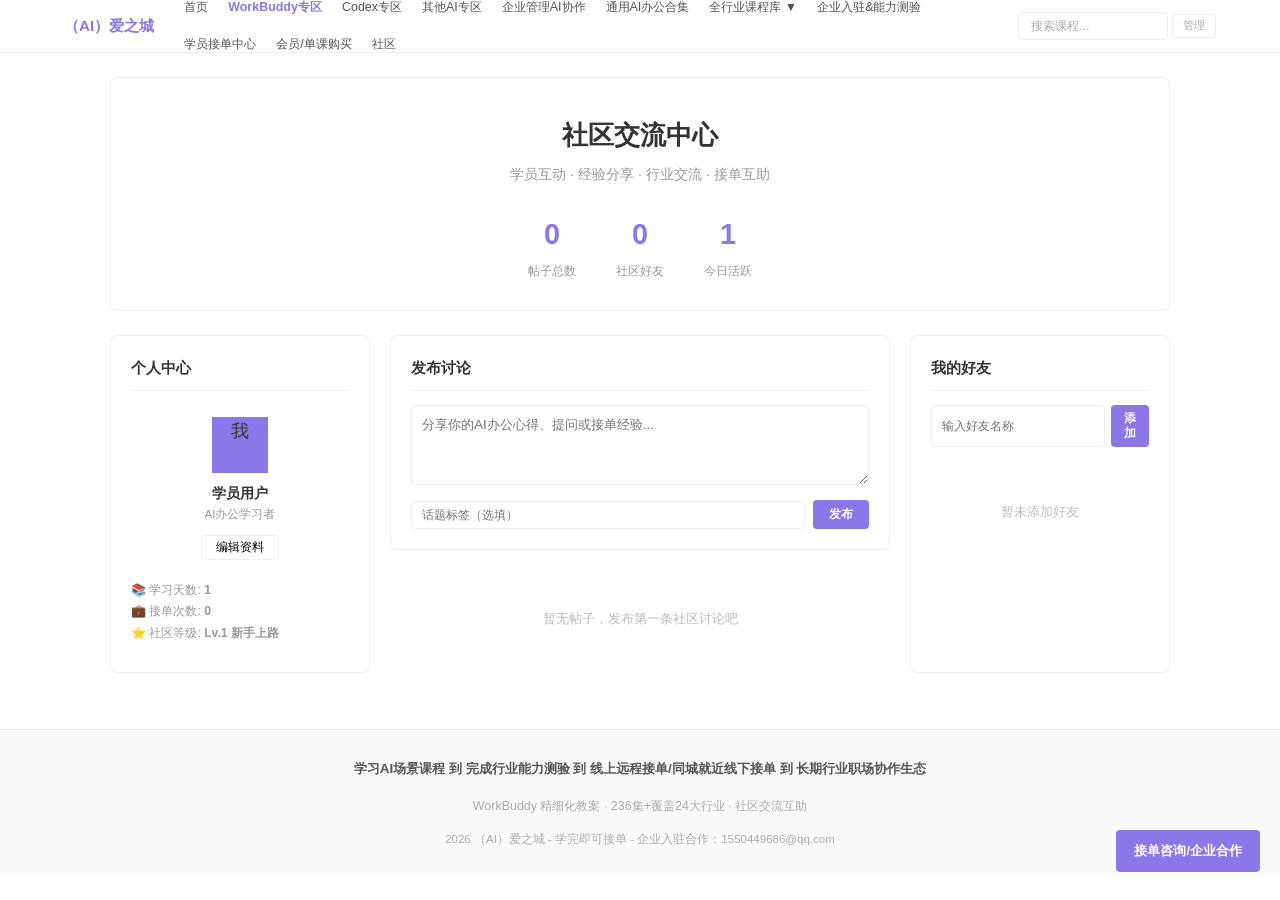
<file: community.html>
<!DOCTYPE html>
<html lang="zh-CN">
<head>
<meta charset="UTF-8">
<meta name="viewport" content="width=device-width, initial-scale=1.0">
<title>社区 | （AI）爱之城</title>
<link rel="stylesheet" href="styles.css">
<style>
.community-grid { display: grid; grid-template-columns: 260px 1fr 260px; gap: 20px; margin-top: 20px; }
.community-panel { background: var(--card); border: 1px solid var(--border); border-radius: 8px; padding: 20px; }
.community-panel h3 { font-size: 0.92rem; font-weight: 700; margin-bottom: 14px; padding-bottom: 8px; border-bottom: 1px solid var(--border); color: var(--text); }

.post-form textarea { width: 100%; min-height: 80px; border: 1px solid var(--border); border-radius: 4px; padding: 10px; font-size: 0.84rem; font-family: inherit; resize: vertical; outline: none; }
.post-form textarea:focus { border-color: var(--accent); }
.post-form .post-actions { display: flex; gap: 8px; margin-top: 8px; align-items: center; }
.post-form .post-actions input { flex:1; border: 1px solid var(--border); border-radius: 4px; padding: 6px 10px; font-size: 0.78rem; outline: none; }
.post-form .post-actions input:focus { border-color: var(--accent); }
.post-form .post-btn { padding: 6px 16px; background: var(--accent); color: #fff; border: none; border-radius: 4px; font-size: 0.78rem; cursor: pointer; font-weight: 600; }
.post-form .post-btn:hover { opacity: 0.88; }

.community-post { border: 1px solid var(--border); border-radius: 6px; padding: 14px; margin-bottom: 12px; }
.community-post .post-header { display: flex; align-items: center; gap: 8px; margin-bottom: 8px; }
.community-post .post-avatar { width: 32px; height: 32px; border-radius: 50%; display: flex; align-items: center; justify-content: center; font-weight: 700; font-size: 0.72rem; color: #fff; }
.community-post .post-author { font-weight: 600; font-size: 0.84rem; }
.community-post .post-time { font-size: 0.68rem; color: #bbb; margin-left: auto; }
.community-post .post-body { font-size: 0.84rem; color: #444; line-height: 1.8; }
.community-post .post-meta { display: flex; gap: 16px; margin-top: 10px; padding-top: 8px; border-top: 1px solid #f0f0f0; }
.community-post .post-meta span { font-size: 0.72rem; color: #aaa; cursor: pointer; }
.community-post .post-meta span:hover { color: var(--accent); }

.comment-form { margin-top: 8px; padding-top: 8px; border-top: 1px solid #f5f5f5; }
.comment-form input { width: 100%; border: 1px solid var(--border); border-radius: 4px; padding: 6px 10px; font-size: 0.76rem; outline: none; }
.comment-form input:focus { border-color: var(--accent); }
.comment-item { padding: 6px 0; font-size: 0.78rem; border-bottom: 1px solid #f8f8f8; }
.comment-item .cmt-author { font-weight: 600; color: var(--accent); }
.comment-item .cmt-body { color: #555; margin-left: 4px; }
.comment-item .cmt-time { font-size: 0.64rem; color: #bbb; float: right; }

.friend-item { display: flex; align-items: center; gap: 8px; padding: 8px 0; border-bottom: 1px solid #f5f5f5; }
.friend-item .friend-avatar { width: 28px; height: 28px; border-radius: 50%; display: flex; align-items: center; justify-content: center; color: #fff; font-size: 0.64rem; font-weight: 700; }
.friend-item .friend-name { font-size: 0.8rem; font-weight: 600; flex: 1; }
.friend-item .friend-remove { font-size: 0.68rem; color: #e17055; cursor: pointer; }
.friend-item .friend-remove:hover { text-decoration: underline; }

.add-friend-form { display: flex; gap: 6px; margin-bottom: 12px; }
.add-friend-form input { flex:1; border: 1px solid var(--border); border-radius: 4px; padding: 6px 10px; font-size: 0.76rem; outline: none; }
.add-friend-form input:focus { border-color: var(--accent); }
.add-friend-form button { padding: 6px 12px; background: var(--accent); color: #fff; border: none; border-radius: 4px; font-size: 0.72rem; cursor: pointer; font-weight: 600; }

.avatar-colors { background: #8b77e8; }
.avatar-colors:nth-of-type(2n) { background: #00b894; }
.avatar-colors:nth-of-type(3n) { background: #e17055; }
.avatar-colors:nth-of-type(4n) { background: #fdcb6e; }
.avatar-colors:nth-of-type(5n) { background: #6c5ce7; }

.empty-state { text-align: center; color: #bbb; padding: 40px 0; font-size: 0.84rem; line-height: 2; }

@media(max-width:900px){ .community-grid { grid-template-columns: 1fr; } }
@media(max-width:768px){ .community-panel { padding: 14px; } }
</style>
</head>
<body>
<div class="top-nav">
  <div class="top-nav-inner">
    <a href="index.html" class="logo">（AI）爱之城</a>
    <div class="nav-links">
      <a href="index.html">首页</a>
      <a href="workbuddy.html" class="accent">WorkBuddy专区</a>
      <a href="codex.html">Codex专区</a>
      <a href="other-ai.html">其他AI专区</a>
      <a href="enterprise-ai.html">企业管理AI协作</a>
      <a href="ai-universal.html">通用AI办公合集</a>
      <div class="dropdown">
        <button class="dropbtn">全行业课程库 ▼</button>
        <div class="dropdown-content">
          <a href="workbuddy.html?ch=0">通用基础入门</a><a href="workbuddy.html?ch=1">教育/培训</a>
          <a href="workbuddy.html?ch=2">电商/零售</a><a href="workbuddy.html?ch=3">制造业/供应链</a>
          <a href="workbuddy.html?ch=4">商务/企业服务</a><a href="workbuddy.html?ch=5">IT/科技</a>
          <a href="workbuddy.html?ch=6">金融/财会</a><a href="workbuddy.html?ch=7">创意/营销</a>
          <a href="workbuddy.html?ch=8">医疗/卫生</a><a href="workbuddy.html?ch=9">法律/咨询</a>
          <a href="workbuddy.html?ch=10">新媒体/内容创作</a><a href="workbuddy.html?ch=11">餐饮/酒店</a>
          <a href="workbuddy.html?ch=12">房地产/建筑</a><a href="workbuddy.html?ch=13">物流/运输</a>
          <a href="workbuddy.html?ch=14">游戏/娱乐</a><a href="workbuddy.html?ch=15">农业/食品</a>
          <a href="workbuddy.html?ch=16">政府/公共服务</a><a href="workbuddy.html?ch=17">科研/学术</a>
          <a href="workbuddy.html?ch=18">Skills开发</a><a href="workbuddy.html?ch=19">Prompt Engineering</a>
          <a href="workbuddy.html?ch=20">AI工作流自动化</a><a href="workbuddy.html?ch=21">数据分析进阶</a>
          <a href="workbuddy.html?ch=22">AI安全与合规</a>
          <a href="workbuddy.html?ch=23">艺术设计行业</a><a href="workbuddy.html?ch=24">传统手艺/非遗</a>
        </div>
      </div>
      <a href="enterprise.html">企业入驻&amp;能力测验</a>
      <a href="order-center.html">学员接单中心</a>
      <a href="enterprise.html#pricing">会员/单课购买</a>
      <a href="community.html">社区</a>
    </div>
    <div class="nav-search"><input type="text" id="navSearch" placeholder="搜索课程..." oninput="var v=this.value.trim();if(v)window.location.href='workbuddy.html?q='+encodeURIComponent(v)"></div>
  </div>
</div>
<div class="container">
<div class="header">
  <h1>社区交流中心</h1>
  <p>学员互动 · 经验分享 · 行业交流 · 接单互助</p>
  <div class="stats">
    <div class="stat"><div class="num" id="stat-posts">0</div><div class="label">帖子总数</div></div>
    <div class="stat"><div class="num" id="stat-friends">0</div><div class="label">社区好友</div></div>
    <div class="stat"><div class="num" id="stat-active">0</div><div class="label">今日活跃</div></div>
  </div>
</div>

<div class="community-grid">
  <div class="community-panel">
    <h3>个人中心</h3>
    <div style="text-align:center;padding:12px 0;">
      <div class="post-avatar avatar-colors" style="width:56px;height:56px;margin:0 auto 8px;font-size:1.1rem;" id="my-avatar">我</div>
      <div style="font-weight:700;font-size:0.9rem;" id="my-name">学员用户</div>
      <div style="font-size:0.72rem;color:var(--sub);" id="my-title">AI办公学习者</div>
      <div style="margin-top:8px;">
        <button onclick="editProfile()" style="border:1px solid var(--border);border-radius:4px;padding:4px 14px;font-size:0.72rem;cursor:pointer;background:#fff;">编辑资料</button>
      </div>
    </div>
    <div style="font-size:0.76rem;color:var(--sub);line-height:1.8;margin-top:8px;">
      <div>📚 学习天数: <strong id="learning-days">1</strong></div>
      <div>💼 接单次数: <strong>0</strong></div>
      <div>⭐ 社区等级: <strong>Lv.1 新手上路</strong></div>
    </div>
  </div>

  <div>
    <div class="community-panel" style="margin-bottom:16px;">
      <h3>发布讨论</h3>
      <div class="post-form">
        <textarea id="new-post-body" placeholder="分享你的AI办公心得、提问或接单经验..."></textarea>
        <div class="post-actions">
          <input type="text" id="new-post-tag" placeholder="话题标签（选填）">
          <button class="post-btn" onclick="createPost()">发布</button>
        </div>
      </div>
    </div>

    <div id="posts-container">
      <div class="empty-state">暂无帖子，发布第一条社区讨论吧</div>
    </div>
  </div>

  <div class="community-panel">
    <h3>我的好友</h3>
    <div class="add-friend-form">
      <input type="text" id="friend-name-input" placeholder="输入好友名称">
      <button onclick="addFriend()">添加</button>
    </div>
    <div id="friends-list">
      <div class="empty-state">暂未添加好友</div>
    </div>
  </div>
</div>
</div>

<div class="footer-enhanced">
  <div class="footer-path">学习AI场景课程 到 完成行业能力测验 到 线上远程接单/同城就近线下接单 到 长期行业职场协作生态</div>
  <p style="margin-top:10px;">WorkBuddy 精细化教案 · 236集+覆盖24大行业 · 社区交流互助</p>
  <p style="margin-top:6px;font-size:0.72rem;">2026 （AI）爱之城 - 学完即可接单 - 企业入驻合作：1550449686@qq.com</p>
</div>
<a href="enterprise.html" class="float-btn">接单咨询/企业合作</a>
<script>
(function(){
  var PK = '_ai_community';
  var CK = '_ai_cuser';

  function storage(){
    try { var d = JSON.parse(localStorage.getItem(PK)||'{}'); } catch(e){ d = {}; }
    if(!d.posts) d.posts = [];
    if(!d.friends) d.friends = [];
    return d;
  }
  function save(d){ localStorage.setItem(PK, JSON.stringify(d)); }

  function getUser(){
    try { return JSON.parse(localStorage.getItem(CK)||'{}'); } catch(e){ return {}; }
  }
  function saveUser(u){ localStorage.setItem(CK, JSON.stringify(u)); }

  function now(){ return new Date().toLocaleString('zh-CN'); }
  function avatar(name){ return (name||'我').charAt(0).toUpperCase(); }

  function renderStats(){
    var d = storage();
    document.getElementById('stat-posts').textContent = d.posts.length;
    document.getElementById('stat-friends').textContent = d.friends.length;
    document.getElementById('stat-active').textContent = Math.max(1, d.posts.length);
  }

  function renderUser(){
    var u = getUser();
    if(u.name){
      document.getElementById('my-name').textContent = u.name;
      document.getElementById('my-avatar').textContent = avatar(u.name);
      document.getElementById('my-title').textContent = u.title || 'AI办公学习者';
    }
    if(u.created){
      var days = Math.max(1, Math.floor((Date.now() - u.created) / 86400000));
      document.getElementById('learning-days').textContent = days;
    }
  }
  window.editProfile = function(){
    var u = getUser();
    var name = prompt('请输入昵称：', u.name || '学员用户');
    if(!name) return;
    var title = prompt('请输入头衔：', u.title || 'AI办公学习者');
    if(!u.created) u.created = Date.now();
    u.name = name;
    u.title = title || 'AI办公学习者';
    saveUser(u);
    renderUser();
  };

  function renderPosts(){
    var d = storage();
    var container = document.getElementById('posts-container');
    if(!d.posts.length){
      container.innerHTML = '<div class="empty-state">暂无帖子，发布第一条社区讨论吧</div>';
      return;
    }
    var html = '';
    for(var i = d.posts.length - 1; i >= 0; i--){
      var p = d.posts[i];
      if(!p.comments) p.comments = [];
      if(!p.likes) p.likes = 0;
      html += '<div class="community-post">';
      html += '<div class="post-header">';
      html += '<div class="post-avatar avatar-colors" style="width:32px;height:32px;">'+avatar(p.author)+'</div>';
      html += '<div class="post-author">'+esc(p.author)+'</div>';
      if(p.tag) html += '<span style="background:#f0f0f0;border-radius:3px;padding:2px 8px;font-size:0.64rem;color:#888;">'+esc(p.tag)+'</span>';
      html += '<div class="post-time">'+p.time+'</div>';
      html += '</div>';
      html += '<div class="post-body">'+esc(p.body)+'</div>';
      html += '<div class="post-meta">';
      html += '<span onclick="likePost(\''+p.id+'\')">👍 '+p.likes+'</span>';
      html += '<span onclick="toggleComment(\''+p.id+'\')">💬 评论 ('+p.comments.length+')</span>';
      html += '</div>';
      html += '<div class="comment-form" id="cmt-form-'+p.id+'" style="display:none;">';
      for(var j = 0; j < p.comments.length; j++){
        var c = p.comments[j];
        html += '<div class="comment-item"><span class="cmt-author">'+esc(c.author)+'</span><span class="cmt-body">'+esc(c.body)+'</span><span class="cmt-time">'+c.time+'</span></div>';
      }
      html += '<div style="display:flex;gap:6px;margin-top:6px;">';
      html += '<input type="text" id="cmt-input-'+p.id+'" placeholder="写下你的评论..." style="flex:1;border:1px solid var(--border);border-radius:4px;padding:6px 10px;font-size:0.72rem;">';
      html += '<button onclick="addComment(\''+p.id+'\')" style="padding:6px 12px;background:var(--accent);color:#fff;border:none;border-radius:4px;font-size:0.68rem;cursor:pointer;">发送</button>';
      html += '</div></div>';
      html += '</div>';
    }
    container.innerHTML = html;
  }

  function esc(s){ return String(s).replace(/&/g,'&amp;').replace(/</g,'&lt;').replace(/>/g,'&gt;'); }

  window.createPost = function(){
    var body = document.getElementById('new-post-body').value.trim();
    if(!body){ alert('请输入帖子内容'); return; }
    var tag = document.getElementById('new-post-tag').value.trim();
    var u = getUser();
    var author = u.name || '学员用户';
    var d = storage();
    d.posts.push({ id: 'p'+Date.now(), author: author, tag: tag, body: body, time: now(), likes: 0, comments: [] });
    save(d);
    document.getElementById('new-post-body').value = '';
    document.getElementById('new-post-tag').value = '';
    renderPosts();
    renderStats();
  };

  window.likePost = function(pid){
    var d = storage();
    for(var i = 0; i < d.posts.length; i++){
      if(d.posts[i].id === pid){ d.posts[i].likes++; break; }
    }
    save(d);
    renderPosts();
  };

  window.toggleComment = function(pid){
    var el = document.getElementById('cmt-form-'+pid);
    if(el) el.style.display = el.style.display === 'none' ? 'block' : 'none';
  };

  window.addComment = function(pid){
    var input = document.getElementById('cmt-input-'+pid);
    if(!input) return;
    var body = input.value.trim();
    if(!body) return;
    var u = getUser();
    var author = u.name || '学员用户';
    var d = storage();
    for(var i = 0; i < d.posts.length; i++){
      if(d.posts[i].id === pid){ d.posts[i].comments.push({ author: author, body: body, time: now() }); break; }
    }
    save(d);
    renderPosts();
    // Re-open comment after re-render
    setTimeout(function(){ toggleComment(pid); }, 100);
  };

  window.addFriend = function(){
    var name = document.getElementById('friend-name-input').value.trim();
    if(!name){ alert('请输入好友名称'); return; }
    var d = storage();
    if(d.friends.indexOf(name) >= 0){ alert('该好友已存在'); return; }
    d.friends.push(name);
    save(d);
    document.getElementById('friend-name-input').value = '';
    renderFriends();
    renderStats();
  };

  window.removeFriend = function(name){
    if(!confirm('确认删除好友 '+name+'？')) return;
    var d = storage();
    d.friends = d.friends.filter(function(f){ return f !== name; });
    save(d);
    renderFriends();
    renderStats();
  };

  function renderFriends(){
    var d = storage();
    var container = document.getElementById('friends-list');
    if(!d.friends.length){
      container.innerHTML = '<div class="empty-state">暂未添加好友</div>';
      return;
    }
    var html = '';
    for(var i = 0; i < d.friends.length; i++){
      var f = d.friends[i];
      html += '<div class="friend-item">';
      html += '<div class="friend-avatar avatar-colors">'+avatar(f)+'</div>';
      html += '<div class="friend-name">'+esc(f)+'</div>';
      html += '<span class="friend-remove" onclick="removeFriend(\''+esc(f)+'\')">删除</span>';
      html += '</div>';
    }
    container.innerHTML = html;
  }

  renderUser();
  renderStats();
  renderPosts();
  renderFriends();
})();
</script>
<script src="admin.js"></script>
</body>
</html>
</file>
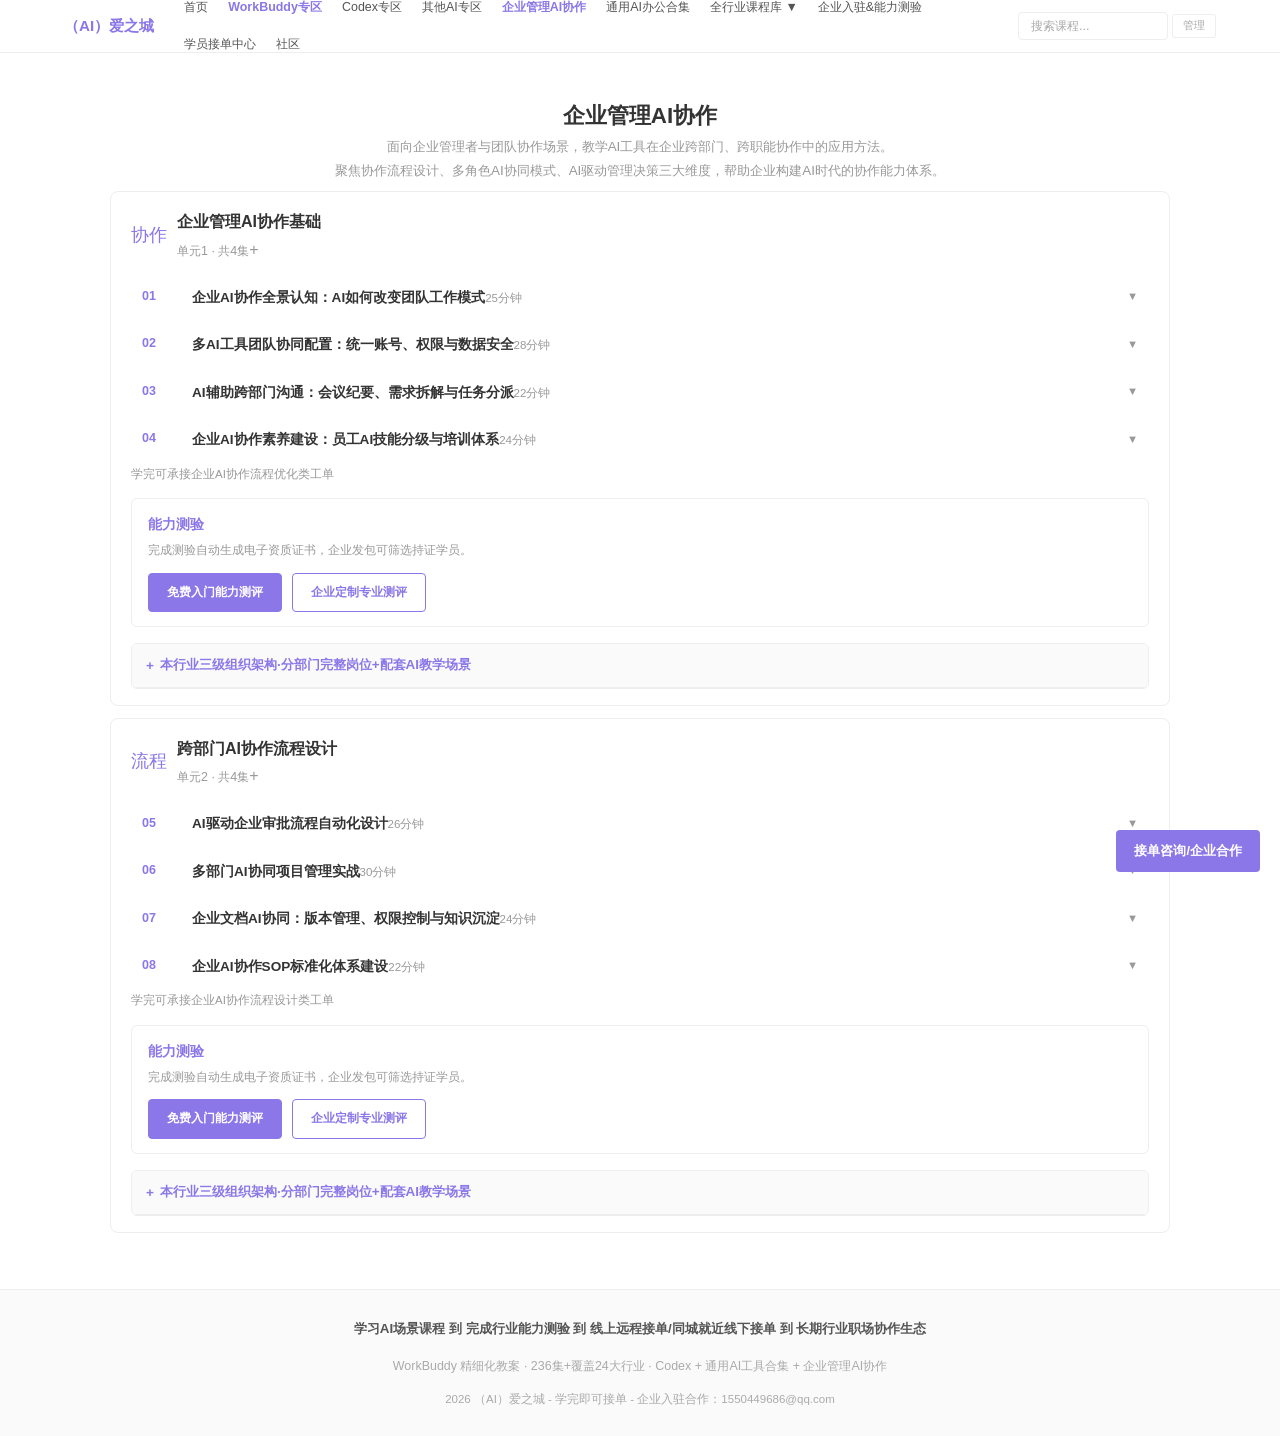
<file: enterprise-ai.html>
<!DOCTYPE html>
<html lang="zh-CN">
<head>
<meta charset="UTF-8">
<meta name="viewport" content="width=device-width, initial-scale=1.0">
<title>企业管理AI协作 | （AI）爱之城</title>
<link rel="stylesheet" href="styles.css">
<style>
.enterprise-ai-intro { text-align:center; padding:20px 0 8px; }
.enterprise-ai-intro p { color:var(--sub); font-size:0.84rem; line-height:1.8; max-width:700px; margin:0 auto; }
</style>
</head>
<body>
<div class="top-nav">
  <div class="top-nav-inner">
    <a href="index.html" class="logo">（AI）爱之城</a>
    <div class="nav-links">
      <a href="index.html">首页</a>
      <a href="workbuddy.html" class="accent">WorkBuddy专区</a>
      <a href="codex.html">Codex专区</a>
      <a href="other-ai.html">其他AI专区</a>
      <a href="enterprise-ai.html" class="accent">企业管理AI协作</a>
      <a href="ai-universal.html">通用AI办公合集</a>
      <div class="dropdown">
        <button class="dropbtn">全行业课程库 ▼</button>
        <div class="dropdown-content">
          <a href="workbuddy.html?ch=0">通用基础入门</a><a href="workbuddy.html?ch=1">教育/培训</a>
          <a href="workbuddy.html?ch=2">电商/零售</a><a href="workbuddy.html?ch=3">制造业/供应链</a>
          <a href="workbuddy.html?ch=4">商务/企业服务</a><a href="workbuddy.html?ch=5">IT/科技</a>
          <a href="workbuddy.html?ch=6">金融/财会</a><a href="workbuddy.html?ch=7">创意/营销</a>
          <a href="workbuddy.html?ch=8">医疗/卫生</a><a href="workbuddy.html?ch=9">法律/咨询</a>
          <a href="workbuddy.html?ch=10">新媒体/内容创作</a><a href="workbuddy.html?ch=11">餐饮/酒店</a>
          <a href="workbuddy.html?ch=12">房地产/建筑</a><a href="workbuddy.html?ch=13">物流/运输</a>
          <a href="workbuddy.html?ch=14">游戏/娱乐</a><a href="workbuddy.html?ch=15">农业/食品</a>
          <a href="workbuddy.html?ch=16">政府/公共服务</a><a href="workbuddy.html?ch=17">科研/学术</a>
          <a href="workbuddy.html?ch=18">Skills开发</a><a href="workbuddy.html?ch=19">Prompt Engineering</a>
          <a href="workbuddy.html?ch=20">AI工作流自动化</a><a href="workbuddy.html?ch=21">数据分析进阶</a>
          <a href="workbuddy.html?ch=22">AI安全与合规</a>
          <a href="workbuddy.html?ch=23">艺术设计行业</a><a href="workbuddy.html?ch=24">传统手艺/非遗</a>
        </div>
      </div>
      <a href="enterprise.html">企业入驻&amp;能力测验</a>
      <a href="order-center.html">学员接单中心</a>
    
      <a href="community.html">社区</a>
    </div>
    <div class="nav-search"><input type="text" id="navSearch" placeholder="搜索课程..." oninput="var v=this.value.trim();if(v)window.location.href='workbuddy.html?q='+encodeURIComponent(v)"></div>
  </div>
</div>
<div class="container">
<div class="enterprise-ai-intro">
  <h2 style="font-size:1.4rem;color:var(--text);">企业管理AI协作</h2>
  <p>面向企业管理者与团队协作场景，教学AI工具在企业跨部门、跨职能协作中的应用方法。<br>聚焦协作流程设计、多角色AI协同模式、AI驱动管理决策三大维度，帮助企业构建AI时代的协作能力体系。</p>
</div>

<div class="category-grid">
<div class="category-card" data-ch="70">
  <div class="card-header" onclick="this.parentElement.classList.toggle('collapsed')">
    <div class="card-emoji">协作</div>
    <div><div class="card-title">企业管理AI协作基础</div><div class="card-sub">单元1 · 共4集<span class="card-toggle">+</span></div></div>
  </div>
  <ul class="ep-list">
<li class="ep-item" data-ch="70" data-ep="1" data-search="企业AI协作全景认知">
<div class="ep-head" onclick="this.parentElement.classList.toggle('open')">
  <span class="ep-num">01</span><span class="ep-info"><span class="ep-title">企业AI协作全景认知：AI如何改变团队工作模式</span><span class="ep-meta">25分钟</span></span><span class="ep-arr">▼</span>
</div>
<div class="ep-body"><div class="seg"><span class="sn">情境导入</span><div class="sc">传统企业协作痛点：审批流程长、信息孤岛、重复沟通成本高、跨部门协同困难。展示一个典型场景：市场部要用AI做活动素材，但IT部的AI权限未打通。</div></div>
<div class="seg"><span class="sn">概念拆解</span><div class="sc">AI协作三要素：工具层（各类AI工具的能力边界）、流程层（AI介入现有工作流的节点选择）、人机层（人决策vsAI辅助的分工原则）。企业AI成熟度四阶段：单点试用→部门推广→跨部门协作→全企业AI生态。</div></div>
<div class="seg"><span class="sn">分步实操</span><div class="sc">步骤1：绘制本企业现有协作流程图 / 步骤2：标注各节点AI可介入环节 / 步骤3：建立跨部门AI共享知识库 / 步骤4：制定AI协作基础规范文档</div></div>
<div class="seg"><span class="sn">跟练</span><div class="sc">选一个企业内跨部门流程（如报销审批），用AI生成协作流程图，标注出AI可替代的节点，计算可节省工时。</div></div>
<div class="work-order-block"><div class="wo-title">课后接单实操工单</div><div class="wo-desc">企业协作流程梳理任务：为一家50人规模的电商公司梳理采购+仓储+财务三部门协作流程，标注AI可介入节点，输出协作优化方案。</div><a href="enterprise.html" class="wo-btn">素材模板下载</a></div>
</div>
</li>
<li class="ep-item" data-ch="70" data-ep="2" data-search="多AI工具团队协同配置">
<div class="ep-head" onclick="this.parentElement.classList.toggle('open')">
  <span class="ep-num">02</span><span class="ep-info"><span class="ep-title">多AI工具团队协同配置：统一账号、权限与数据安全</span><span class="ep-meta">28分钟</span></span><span class="ep-arr">▼</span>
</div>
<div class="ep-body"><div class="seg"><span class="sn">情境导入</span><div class="sc">市场部用豆包写文案、设计部用Midjourney出图、技术部用Codex写脚本——各团队用不同AI工具，数据格式不统一、成果无法复用。</div></div>
<div class="seg"><span class="sn">概念拆解</span><div class="sc">企业AI工具矩阵管理：权限分级（管理账号/团队账号/个人账号）、统一输出标准（文档格式/图片尺寸/数据字段规范）、企业共享提示词库、成果归档分类标准。</div></div>
<div class="seg"><span class="sn">分步实操</span><div class="sc">步骤1：盘点企业现有AI工具清单与使用部门 / 步骤2：建立企业AI账号注册规范（统一域名邮箱、强密码策略）/ 步骤3：配置团队共享文件夹与权限 / 步骤4：编写AI使用守则与安全边界文档</div></div>
<div class="seg"><span class="sn">跟练</span><div class="sc">模拟为一家20人初创公司配置AI工具矩阵：列出推荐的AI工具组合、各部门权限分配表、统一输出规范的示例文档。</div></div>
<div class="work-order-block"><div class="wo-title">课后接单实操工单</div><div class="wo-desc">为一家30人电商企业制定AI工具管理方案：包含工具选型建议表、权限分配矩阵、安全使用规范、共享知识库搭建指南。</div><a href="enterprise.html" class="wo-btn">素材模板下载</a></div>
</div>
</li>
<li class="ep-item" data-ch="70" data-ep="3" data-search="AI协作沟通">
<div class="ep-head" onclick="this.parentElement.classList.toggle('open')">
  <span class="ep-num">03</span><span class="ep-info"><span class="ep-title">AI辅助跨部门沟通：会议纪要、需求拆解与任务分派</span><span class="ep-meta">22分钟</span></span><span class="ep-arr">▼</span>
</div>
<div class="ep-body"><div class="seg"><span class="sn">情境导入</span><div class="sc">产品经理开完需求评审会，花2小时整理会议纪要+拆解任务+群发通知。更糟的是，研发部和测试部对同一需求理解存在偏差。</div></div>
<div class="seg"><span class="sn">概念拆解</span><div class="sc">AI辅助沟通四步法：记录→结构化→分派→跟踪。关键：AI自动提取会议中的决策点和待办项，自动生成各部门任务清单，避免口头沟通的信息衰减。</div></div>
<div class="seg"><span class="sn">分步实操</span><div class="sc">步骤1：用AI工具转写会议录音 / 步骤2：AI提取关键决策+待办事项 / 步骤3：自动分类归属部门并生成任务卡片 / 步骤4：搭建设备忘+跟踪看板</div></div>
<div class="seg"><span class="sn">跟练</span><div class="sc">给一段产品评审会议模拟录音文本，用AI提取所有待办事项，按部门自动分类，生成各部门任务清单。</div></div>
<div class="work-order-block"><div class="wo-title">课后接单实操工单</div><div class="wo-desc">为一家50人企业搭建AI会议管理系统：含会议纪要自动生成模板、跨部门任务分派流程、进度跟踪看板搭建方案。</div><a href="enterprise.html" class="wo-btn">素材模板下载</a></div>
</div>
</li>
<li class="ep-item" data-ch="70" data-ep="4" data-search="企业AI协作素养">
<div class="ep-head" onclick="this.parentElement.classList.toggle('open')">
  <span class="ep-num">04</span><span class="ep-info"><span class="ep-title">企业AI协作素养建设：员工AI技能分级与培训体系</span><span class="ep-meta">24分钟</span></span><span class="ep-arr">▼</span>
</div>
<div class="ep-body"><div class="seg"><span class="sn">情境导入</span><div class="sc">企业采购了AI工具，但只有20%员工在使用，且用得很浅——70%员工根本不知道AI能帮他们做什么，剩下10%担心AI让自己失业所以抗拒。</div></div>
<div class="seg"><span class="sn">概念拆解</span><div class="sc">AI素养三阶梯：L1基础操作（会用AI工具完成日常任务）→L2流程整合（能将AI嵌入部门工作流）→L3创新应用（能用AI创造新的工作方法）。培训体系：自学+跟练+场景考核。</div></div>
<div class="seg"><span class="sn">分步实操</span><div class="sc">步骤1：设计企业AI能力自评表（按岗位差异化）/ 步骤2：制定部门AI培训计划（基础课+场景课）/ 步骤3：搭建内部AI知识库和FAQ / 步骤4：建立AI使用激励机制（月度最佳AI应用案例评选）</div></div>
<div class="seg"><span class="sn">跟练</span><div class="sc">为一家100人企业设计AI培训体系方案：包含能力分级标准、培训课程表、考核方式、激励规则。</div></div>
<div class="work-order-block"><div class="wo-title">课后接单实操工单</div><div class="wo-desc">企业AI能力建设方案：为一家200人制造企业制定AI素养建设方案，包含全员能力评估表、分层培训计划、考核标准、激励制度。</div><a href="enterprise.html" class="wo-btn">素材模板下载</a></div>
</div>
</li>
</ul>
<div class="order-hint">学完可承接企业AI协作流程优化类工单</div>
<div class="ability-test-block"><div class="at-title">能力测验</div><div class="at-desc">完成测验自动生成电子资质证书，企业发包可筛选持证学员。</div><div class="at-btns"><a href="enterprise.html" class="at-btn at-btn-free">免费入门能力测评</a><a href="enterprise.html" class="at-btn at-btn-pro">企业定制专业测评</a></div></div>
<div class="job-panel">
  <div class="job-header" onclick="this.parentElement.classList.toggle('job-open');event.stopPropagation();">
    <span class="job-icon">+</span>
    <span>本行业三级组织架构·分部门完整岗位+配套AI教学场景</span>
  </div>
  <div class="job-body">
  <div class="job-layer"><div class="job-layer-title">第一层：上层·高层决策岗（公司战略统筹层）</div>
    <div class="job-dept"><div class="job-dept-title">总经办</div>
    <div class="job-item"><div class="job-pos"><span class="job-badge">岗位</span> 数字化转型总监</div><div class="job-sc"><strong>配套AI教学场景：</strong>企业AI协作战略规划文档|跨部门AI投入产出分析|数字化转型路线图编制|管理层AI应用看板维护</div><div class="job-note">学成可承接该岗位线上远程/同城就近线下AI辅助工单</div></div></div>
    <div class="job-dept"><div class="job-dept-title">信息中心</div>
    <div class="job-item"><div class="job-pos"><span class="job-badge">岗位</span> CIO/信息技术总监</div><div class="job-sc"><strong>配套AI教学场景：</strong>企业AI工具技术选型报告|AI系统集成架构方案|数据安全合规评估|AI基础设施预算规划</div><div class="job-note">学成可承接该岗位线上远程/同城就近线下AI辅助工单</div></div></div>
  </div>
  <div class="job-layer"><div class="job-layer-title">第二层：中层·部门管理岗（部门执行统筹层）</div>
    <div class="job-dept"><div class="job-dept-title">AI协作管理部</div>
    <div class="job-item"><div class="job-pos"><span class="job-badge">岗位</span> AI协作项目经理</div><div class="job-sc"><strong>配套AI教学场景：</strong>跨部门AI协作流程设计|项目进度AI看板搭建|协作效率数据分析|协作工具使用培训方案</div><div class="job-note">学成可承接该岗位线上远程/同城就近线下AI辅助工单</div></div></div>
    <div class="job-dept"><div class="job-dept-title">人力资源部</div>
    <div class="job-item"><div class="job-pos"><span class="job-badge">岗位</span> AI培训经理</div><div class="job-sc"><strong>配套AI教学场景：</strong>员工AI能力评估体系|分层培训课程设计|AI应用案例库建设|培训效果数据分析</div><div class="job-note">学成可承接该岗位线上远程/同城就近线下AI辅助工单</div></div></div>
  </div>
  <div class="job-layer"><div class="job-layer-title">第三层：下层·一线执行岗（基础落地操作层）</div>
    <div class="job-dept"><div class="job-dept-title">协作支持组</div>
    <div class="job-item"><div class="job-pos"><span class="job-badge">岗位</span> AI协作专员</div><div class="job-sc"><strong>配套AI教学场景：</strong>会议纪要AI生成与分发|跨部门任务AI自动拆解|协作文档标准化|AI工具使用指导</div><div class="job-note">学成可承接该岗位线上远程/同城就近线下AI辅助工单</div></div></div>
    <div class="job-dept"><div class="job-dept-title">知识管理组</div>
    <div class="job-item"><div class="job-pos"><span class="job-badge">岗位</span> 企业AI知识库管理员</div><div class="job-sc"><strong>配套AI教学场景：</strong>AI共享知识库维护|AI使用FAQ更新|AI产出成果归档|跨部门AI资源协调</div><div class="job-note">学成可承接该岗位线上远程/同城就近线下AI辅助工单</div></div></div>
  </div>
  </div>
</div>
</div>

<div class="category-card" data-ch="71">
  <div class="card-header" onclick="this.parentElement.classList.toggle('collapsed')">
    <div class="card-emoji">流程</div>
    <div><div class="card-title">跨部门AI协作流程设计</div><div class="card-sub">单元2 · 共4集<span class="card-toggle">+</span></div></div>
  </div>
  <ul class="ep-list">
<li class="ep-item" data-ch="71" data-ep="1" data-search="AI驱动审批流程">
<div class="ep-head" onclick="this.parentElement.classList.toggle('open')">
  <span class="ep-num">05</span><span class="ep-info"><span class="ep-title">AI驱动企业审批流程自动化设计</span><span class="ep-meta">26分钟</span></span><span class="ep-arr">▼</span>
</div>
<div class="ep-body"><div class="seg"><span class="sn">情境导入</span><div class="sc">传统企业一张报销单要经过5道审批，平均耗时3天。采购审批更复杂，涉及预算、合规、供应商三方审核。AI可以自动化大部分审核节点。</div></div>
<div class="seg"><span class="sn">概念拆解</span><div class="sc">审批流程AI化三原则：规则化→所有可量化的审核标准固化进AI；分级化→金额/风险度自动分级路由到不同审批人；透明化→AI判断逻辑可见可追溯。AI审批边界：AI只做规则校验，最终决策权保留在审批人。</div></div>
<div class="seg"><span class="sn">分步实操</span><div class="sc">步骤1：梳理企业全部审批流程，标注每个节点的审核规则 / 步骤2：区分AI可自动审批vs需人工审批的节点 / 步骤3：设置审批规则和阈值 / 步骤4：搭建AI审批看板</div></div>
<div class="seg"><span class="sn">跟练</span><div class="sc">为一家企业设计差旅报销AI审批流程：写出每个节点的审核规则、AI自动审批的条件、异常情况人工介入机制。</div></div>
<div class="work-order-block"><div class="wo-title">课后接单实操工单</div><div class="wo-desc">企业审批流程优化方案：梳理一家50人公司的采购+报销+请假三条审批流程，设计AI自动审批规则和阈值，输出完整流程图和配置方案。</div><a href="enterprise.html" class="wo-btn">素材模板下载</a></div>
</div>
</li>
<li class="ep-item" data-ch="71" data-ep="2" data-search="多部门AI协同项目管理">
<div class="ep-head" onclick="this.parentElement.classList.toggle('open')">
  <span class="ep-num">06</span><span class="ep-info"><span class="ep-title">多部门AI协同项目管理实战</span><span class="ep-meta">30分钟</span></span><span class="ep-arr">▼</span>
</div>
<div class="ep-body"><div class="seg"><span class="sn">情境导入</span><div class="sc">市场部要上线一个营销活动，涉及市场（方案）、设计（物料）、技术（落地页）、运营（推广）4个部门。传统方式：微信群来回沟通、文件版本混乱、进度完全靠催。</div></div>
<div class="seg"><span class="sn">概念拆解</span><div class="sc">AI协同项目管理的核心：统一信息中枢——AI驱动的项目看板自动同步各部门进度；自动阻断依赖——当一个部门的产出依赖于另一个部门时，AI自动追踪前置任务状态；风险预警——AI根据历史数据预测延期风险。</div></div>
<div class="seg"><span class="sn">分步实操</span><div class="sc">步骤1：定义项目模版（部门角色、任务依赖关系、交付物标准）/ 步骤2：AI自动创建项目空间并分配任务 / 步骤3：配置自动化规则（任务完成自动通知下游）/ 步骤4：AI生成项目日报周报</div></div>
<div class="seg"><span class="sn">跟练</span><div class="sc">为一个新品上市项目（涉及4个部门）设计AI协作方案：绘制部门依赖图、配置自动化规则、设定AI预警条件。</div></div>
<div class="work-order-block"><div class="wo-title">课后接单实操工单</div><div class="wo-desc">跨部门AI项目管理方案：为一个涉及市场/产品/研发/测试/运营5个部门的产品迭代项目，设计完整的AI协同管理方案。</div><a href="enterprise.html" class="wo-btn">素材模板下载</a></div>
</div>
</li>
<li class="ep-item" data-ch="71" data-ep="3" data-search="企业文档协同AI">
<div class="ep-head" onclick="this.parentElement.classList.toggle('open')">
  <span class="ep-num">07</span><span class="ep-info"><span class="ep-title">企业文档AI协同：版本管理、权限控制与知识沉淀</span><span class="ep-meta">24分钟</span></span><span class="ep-arr">▼</span>
</div>
<div class="ep-body"><div class="seg"><span class="sn">情境导入</span><div class="sc">一份产品需求文档在部门间传了7个版本，最后大家不知道哪个是最新版。法务部修改了隐私条款但产品部不知道，上线后合规出问题。</div></div>
<div class="seg"><span class="sn">概念拆解</span><div class="sc">企业文档AI协同核心：唯一事实来源——AI确保所有人在同一份最新文档上协作；自动化版本控制——AI自动标注版本号和变更摘要；智能权限——AI根据文档内容和涉及部门自动建议查阅/编辑权限。</div></div>
<div class="seg"><span class="sn">分步实操</span><div class="sc">步骤1：搭建企业统一文档协作平台 / 步骤2：设置文档分类体系与命名规范 / 步骤3：配置AI自动版本号+变更记录 / 步骤4：AI自动检测跨部门文档冲突并提醒</div></div>
<div class="seg"><span class="sn">跟练</span><div class="sc">为一家人力资源+法务+财务经常交叉协作的企业设计文档协同方案，包含版本规则、权限矩阵、AI冲突检测逻辑。</div></div>
<div class="work-order-block"><div class="wo-title">课后接单实操工单</div><div class="wo-desc">企业文档AI协同方案：为一家100人企业搭建文档协作体系，包含分类标准、版本管理规则、跨部门权限配置、AI自动归档策略。</div><a href="enterprise.html" class="wo-btn">素材模板下载</a></div>
</div>
</li>
<li class="ep-item" data-ch="71" data-ep="4" data-search="AI协作SOP">
<div class="ep-head" onclick="this.parentElement.classList.toggle('open')">
  <span class="ep-num">08</span><span class="ep-info"><span class="ep-title">企业AI协作SOP标准化体系建设</span><span class="ep-meta">22分钟</span></span><span class="ep-arr">▼</span>
</div>
<div class="ep-body"><div class="seg"><span class="sn">情境导入</span><div class="sc">企业上了AI工具后一片混乱：有人用AI做了80%的工作但没人审核直接交付给客户出了问题；有人完全不用AI导致效率被甩开。缺少标准化的AI协作流程。</div></div>
<div class="seg"><span class="sn">概念拆解</span><div class="sc">AI协作SOP核心模块：AI使用范围清单（哪些工作必须/可以/禁止用AI）、AI产出审核标准（准确性/合规性/品牌一致性检查项）、人机交接标准（AI产出到什么程度可以交接给人审核）、异常处理流程（AI出错时的责任追溯和修正机制）。</div></div>
<div class="seg"><span class="sn">分步实操</span><div class="sc">步骤1：梳理企业全部工作场景，分类标注AI可用性 / 步骤2：定义AI产出物质量检查清单 / 步骤3：建立人机协作SOP文档模板 / 步骤4：定期复盘AI协作效果并更新SOP</div></div>
<div class="seg"><span class="sn">跟练</span><div class="sc">为一家电商企业设计AI协作SOP：包含客服回复、商品文案、数据分析三个场景的AI使用规范和审核标准。</div></div>
<div class="work-order-block"><div class="wo-title">课后接单实操工单</div><div class="wo-desc">企业AI协作SOP建设：为一家制造企业设计AI协作标准化体系，覆盖生产排程、质检报告、采购订单三个核心场景的AI使用规范和审核流程。</div><a href="enterprise.html" class="wo-btn">素材模板下载</a></div>
</div>
</li>
</ul>
<div class="order-hint">学完可承接企业AI协作流程设计类工单</div>
<div class="ability-test-block"><div class="at-title">能力测验</div><div class="at-desc">完成测验自动生成电子资质证书，企业发包可筛选持证学员。</div><div class="at-btns"><a href="enterprise.html" class="at-btn at-btn-free">免费入门能力测评</a><a href="enterprise.html" class="at-btn at-btn-pro">企业定制专业测评</a></div></div>
<div class="job-panel">
  <div class="job-header" onclick="this.parentElement.classList.toggle('job-open');event.stopPropagation();">
    <span class="job-icon">+</span>
    <span>本行业三级组织架构·分部门完整岗位+配套AI教学场景</span>
  </div>
  <div class="job-body">
  <div class="job-layer"><div class="job-layer-title">第一层：上层·高层决策岗（公司战略统筹层）</div>
    <div class="job-dept"><div class="job-dept-title">总经办</div>
    <div class="job-item"><div class="job-pos"><span class="job-badge">岗位</span> 流程优化总监</div><div class="job-sc"><strong>配套AI教学场景：</strong>企业流程全景梳理|流程效率数据分析|AI自动化节点识别|流程优化方案制定</div><div class="job-note">学成可承接该岗位线上远程/同城就近线下AI辅助工单</div></div></div>
    <div class="job-dept"><div class="job-dept-title">质量管理部</div>
    <div class="job-item"><div class="job-pos"><span class="job-badge">岗位</span> 质量总监</div><div class="job-sc"><strong>配套AI教学场景：</strong>AI产出质量标准制定|审核流程设计|合规检查清单维护|异常处理机制建立</div><div class="job-note">学成可承接该岗位线上远程/同城就近线下AI辅助工单</div></div></div>
  </div>
  <div class="job-layer"><div class="job-layer-title">第二层：中层·部门管理岗（部门执行统筹层）</div>
    <div class="job-dept"><div class="job-dept-title">项目管理部</div>
    <div class="job-item"><div class="job-pos"><span class="job-badge">岗位</span> AI项目协调经理</div><div class="job-sc"><strong>配套AI教学场景：</strong>跨部门AI项目进度同步|自动化任务分派|AI风险评估报告|项目协作复盘</div><div class="job-note">学成可承接该岗位线上远程/同城就近线下AI辅助工单</div></div></div>
    <div class="job-dept"><div class="job-dept-title">合规部</div>
    <div class="job-item"><div class="job-pos"><span class="job-badge">岗位</span> AI合规经理</div><div class="job-sc"><strong>配套AI教学场景：</strong>AI使用合规审查|数据安全流程监督|AI产出品牌一致性检查|监管要求跟踪</div><div class="job-note">学成可承接该岗位线上远程/同城就近线下AI辅助工单</div></div></div>
  </div>
  <div class="job-layer"><div class="job-layer-title">第三层：下层·一线执行岗（基础落地操作层）</div>
    <div class="job-dept"><div class="job-dept-title">流程执行组</div>
    <div class="job-item"><div class="job-pos"><span class="job-badge">岗位</span> AI流程执行专员</div><div class="job-sc"><strong>配套AI教学场景：</strong>审批流程日常操作|AI判定结果复核|异常工单处理|流程效率数据统计</div><div class="job-note">学成可承接该岗位线上远程/同城就近线下AI辅助工单</div></div></div>
    <div class="job-dept"><div class="job-dept-title">SOP维护组</div>
    <div class="job-item"><div class="job-pos"><span class="job-badge">岗位</span> SOP维护专员</div><div class="job-sc"><strong>配套AI教学场景：</strong>SOP文档更新维护|AI使用规范修订|案例库整理|员工AI协作反馈收集</div><div class="job-note">学成可承接该岗位线上远程/同城就近线下AI辅助工单</div></div></div>
  </div>
  </div>
</div>
</div>

</div>
</div>
<div class="footer-enhanced">
  <div class="footer-path">学习AI场景课程 到 完成行业能力测验 到 线上远程接单/同城就近线下接单 到 长期行业职场协作生态</div>
  <p style="margin-top:10px;">WorkBuddy 精细化教案 · 236集+覆盖24大行业 · Codex + 通用AI工具合集 + 企业管理AI协作</p>
  <p style="margin-top:6px;font-size:0.72rem;">2026 （AI）爱之城 - 学完即可接单 - 企业入驻合作：1550449686@qq.com</p>
</div>
<a href="enterprise.html" class="float-btn">接单咨询/企业合作</a>
<script src="admin.js"></script>
</body>
</html>
</file>
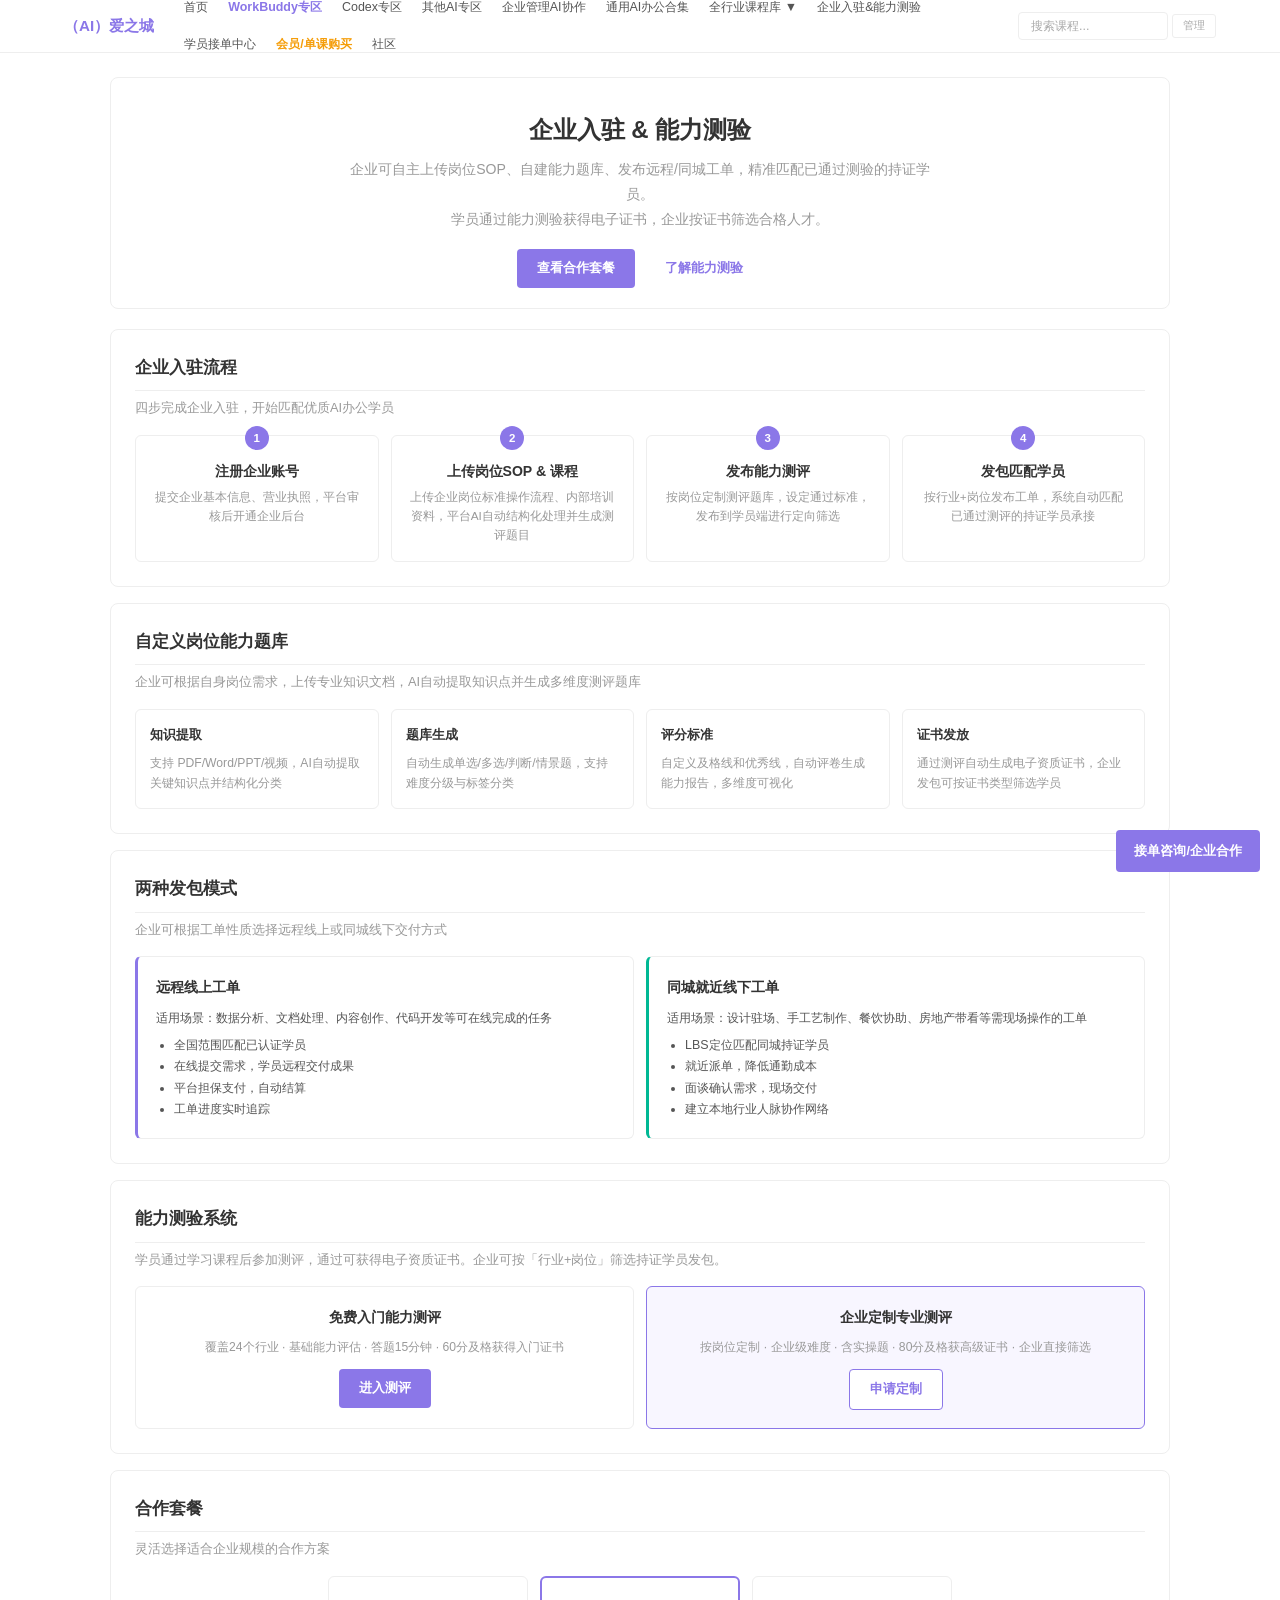
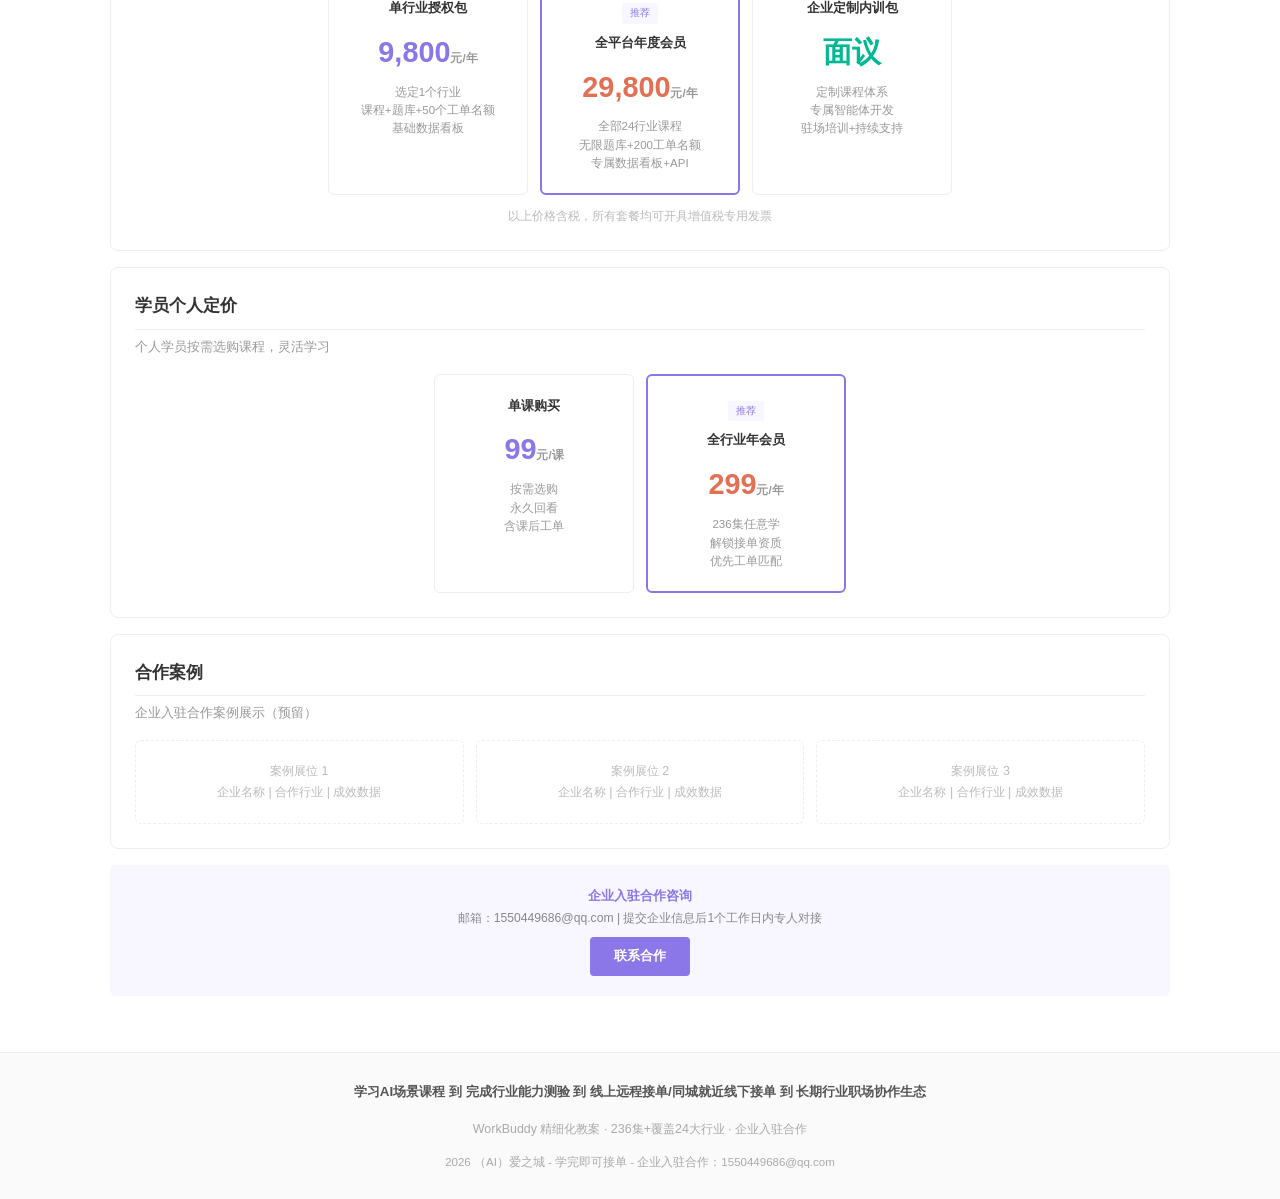
<file: enterprise.html>
<!DOCTYPE html>
<html lang="zh-CN">
<head>
<meta charset="UTF-8">
<meta name="viewport" content="width=device-width, initial-scale=1.0">
<title>企业入驻 & 能力测验 | （AI）爱之城</title>
<link rel="stylesheet" href="styles.css">
<style>
.ent-hero { text-align:center; padding:32px 24px 20px; background:#fff; border:1px solid var(--border); border-radius:8px; margin-bottom:20px; }
.ent-hero h1 { font-size:1.5rem; font-weight:700; margin-bottom:6px; }
.ent-hero p { font-size:0.88rem; color:var(--sub); max-width:600px; margin:0 auto; line-height:1.8; }
.ent-hero .ent-cta { margin-top:16px; display:flex; gap:10px; justify-content:center; flex-wrap:wrap; }
.ent-hero .ent-btn { padding:8px 20px; border-radius:4px; font-size:0.84rem; font-weight:600; text-decoration:none; cursor:pointer; border:none; font-family:inherit; }
.ent-btn-primary { background:var(--accent); color:#fff; }
.ent-btn-primary:hover { opacity:0.88; }
.ent-btn-outline { background:#fff; border:1px solid var(--accent); color:var(--accent); }
.ent-btn-outline:hover { background:var(--accent-light); }

.ent-section { background:#fff; border:1px solid var(--border); border-radius:8px; padding:24px; margin-bottom:16px; }
.ent-section h3 { font-size:1.05rem; font-weight:700; margin-bottom:6px; padding-bottom:8px; border-bottom:1px solid var(--border); }
.ent-section .ent-desc { font-size:0.8rem; color:var(--sub); margin-bottom:16px; line-height:1.7; }

.flow-steps { display:flex; gap:12px; flex-wrap:wrap; counter-reset:step; }
.flow-step { flex:1; min-width:180px; text-align:center; padding:16px; border:1px solid var(--border); border-radius:6px; position:relative; }
.flow-step::before { counter-increment:step; content:counter(step); position:absolute; top:-10px; left:50%; transform:translateX(-50%); width:24px; height:24px; border-radius:50%; background:var(--accent); color:#fff; font-size:0.72rem; font-weight:700; line-height:24px; }
.flow-step h4 { font-size:0.88rem; font-weight:700; margin:8px 0 4px; }
.flow-step p { font-size:0.74rem; color:var(--sub); line-height:1.6; }

.mode-grid { display:grid; grid-template-columns:1fr 1fr; gap:12px; }
.mode-card { border:1px solid var(--border); border-radius:6px; padding:18px; }
.mode-card h4 { font-size:0.9rem; font-weight:700; margin-bottom:8px; }
.mode-card p, .mode-card li { font-size:0.78rem; color:#555; line-height:1.7; }
.mode-card ul { padding-left:18px; margin-top:6px; }
.mode-card.online { border-left:3px solid var(--accent); }
.mode-card.local { border-left:3px solid var(--green); }

.pricing-grid { display:flex; gap:12px; flex-wrap:wrap; justify-content:center; }
.pricing-card { border:1px solid var(--border); border-radius:6px; padding:20px; width:200px; text-align:center; }
.pricing-card.featured { border-color:var(--accent); border-width:2px; }
.pricing-card .price-num { font-size:1.8rem; font-weight:800; color:var(--accent); }
.pricing-card .price-unit { font-size:0.72rem; color:var(--sub); }
.pricing-card .price-desc { font-size:0.72rem; color:var(--sub); margin-top:6px; line-height:1.6; }
.pricing-card.featured .price-num { color:#e17055; }
.pricing-card.enterprise-tier .price-num { color:var(--green); }
.pricing-card .price-badge { font-size:0.62rem; background:var(--accent-light); color:var(--accent); padding:2px 8px; border-radius:3px; display:inline-block; margin-bottom:8px; }

.contact-bar { text-align:center; padding:20px; background:var(--accent-light); border-radius:6px; margin-top:16px; }
.contact-bar p { font-size:0.84rem; color:var(--accent); font-weight:600; }
.contact-bar .contact-btn { display:inline-block; margin-top:8px; padding:8px 24px; background:var(--accent); color:#fff; border-radius:4px; font-weight:600; font-size:0.84rem; text-decoration:none; }

@media(max-width:768px){
  .mode-grid { grid-template-columns:1fr; }
  .flow-steps { flex-direction:column; }
  .pricing-card { width:100%; }
}
</style>
</head>
<body>
<div class="top-nav">
  <div class="top-nav-inner">
    <a href="index.html" class="logo">（AI）爱之城</a>
    <div class="nav-links">
      <a href="index.html">首页</a>
      <a href="workbuddy.html" class="accent">WorkBuddy专区</a>
      <a href="codex.html">Codex专区</a>
      <a href="other-ai.html">其他AI专区</a>
      <a href="enterprise-ai.html">企业管理AI协作</a>
      <a href="ai-universal.html">通用AI办公合集</a>
      <div class="dropdown">
        <button class="dropbtn">全行业课程库 ▼</button>
        <div class="dropdown-content">
          <a href="workbuddy.html?ch=0">通用基础入门</a><a href="workbuddy.html?ch=1">教育/培训</a>
          <a href="workbuddy.html?ch=2">电商/零售</a><a href="workbuddy.html?ch=3">制造业/供应链</a>
          <a href="workbuddy.html?ch=4">商务/企业服务</a><a href="workbuddy.html?ch=5">IT/科技</a>
          <a href="workbuddy.html?ch=6">金融/财会</a><a href="workbuddy.html?ch=7">创意/营销</a>
          <a href="workbuddy.html?ch=8">医疗/卫生</a><a href="workbuddy.html?ch=9">法律/咨询</a>
          <a href="workbuddy.html?ch=10">新媒体/内容创作</a><a href="workbuddy.html?ch=11">餐饮/酒店</a>
          <a href="workbuddy.html?ch=12">房地产/建筑</a><a href="workbuddy.html?ch=13">物流/运输</a>
          <a href="workbuddy.html?ch=14">游戏/娱乐</a><a href="workbuddy.html?ch=15">农业/食品</a>
          <a href="workbuddy.html?ch=16">政府/公共服务</a><a href="workbuddy.html?ch=17">科研/学术</a>
          <a href="workbuddy.html?ch=18">Skills开发</a><a href="workbuddy.html?ch=19">Prompt Engineering</a>
          <a href="workbuddy.html?ch=20">AI工作流自动化</a><a href="workbuddy.html?ch=21">数据分析进阶</a>
          <a href="workbuddy.html?ch=22">AI安全与合规</a>
          <a href="workbuddy.html?ch=23">艺术设计行业</a><a href="workbuddy.html?ch=24">传统手艺/非遗</a>
        </div>
      </div>
      <a href="enterprise.html">企业入驻&amp;能力测验</a>
      <a href="order-center.html">学员接单中心</a>
      <a href="enterprise.html#pricing" style="color:#f59e0b;font-weight:700;">会员/单课购买</a>
      <a href="community.html">社区</a>
    </div>
    <div class="nav-search"><input type="text" id="navSearch" placeholder="搜索课程..." oninput="var v=this.value.trim();if(v)window.location.href='workbuddy.html?q='+encodeURIComponent(v)"></div>
  </div>
</div>
<div class="container">

<div class="ent-hero" id="enterprise">
  <h1>企业入驻 &amp; 能力测验</h1>
  <p>企业可自主上传岗位SOP、自建能力题库、发布远程/同城工单，精准匹配已通过测验的持证学员。<br>学员通过能力测验获得电子证书，企业按证书筛选合格人才。</p>
  <div class="ent-cta">
    <a href="#pricing" class="ent-btn ent-btn-primary">查看合作套餐</a>
    <a href="#ability" class="ent-btn ent-btn-outline">了解能力测验</a>
  </div>
</div>

<div class="ent-section">
  <h3>企业入驻流程</h3>
  <p class="ent-desc">四步完成企业入驻，开始匹配优质AI办公学员</p>
  <div class="flow-steps">
    <div class="flow-step">
      <h4>注册企业账号</h4>
      <p>提交企业基本信息、营业执照，平台审核后开通企业后台</p>
    </div>
    <div class="flow-step">
      <h4>上传岗位SOP &amp; 课程</h4>
      <p>上传企业岗位标准操作流程、内部培训资料，平台AI自动结构化处理并生成测评题目</p>
    </div>
    <div class="flow-step">
      <h4>发布能力测评</h4>
      <p>按岗位定制测评题库，设定通过标准，发布到学员端进行定向筛选</p>
    </div>
    <div class="flow-step">
      <h4>发包匹配学员</h4>
      <p>按行业+岗位发布工单，系统自动匹配已通过测评的持证学员承接</p>
    </div>
  </div>
</div>

<div class="ent-section">
  <h3>自定义岗位能力题库</h3>
  <p class="ent-desc">企业可根据自身岗位需求，上传专业知识文档，AI自动提取知识点并生成多维度测评题库</p>
  <div style="display:grid;grid-template-columns:repeat(auto-fill,minmax(220px,1fr));gap:12px;">
    <div style="border:1px solid var(--border);border-radius:6px;padding:14px;">
      <h4 style="font-size:0.84rem;font-weight:700;margin-bottom:6px;">知识提取</h4>
      <p style="font-size:0.76rem;color:var(--sub);line-height:1.7;">支持 PDF/Word/PPT/视频，AI自动提取关键知识点并结构化分类</p>
    </div>
    <div style="border:1px solid var(--border);border-radius:6px;padding:14px;">
      <h4 style="font-size:0.84rem;font-weight:700;margin-bottom:6px;">题库生成</h4>
      <p style="font-size:0.76rem;color:var(--sub);line-height:1.7;">自动生成单选/多选/判断/情景题，支持难度分级与标签分类</p>
    </div>
    <div style="border:1px solid var(--border);border-radius:6px;padding:14px;">
      <h4 style="font-size:0.84rem;font-weight:700;margin-bottom:6px;">评分标准</h4>
      <p style="font-size:0.76rem;color:var(--sub);line-height:1.7;">自定义及格线和优秀线，自动评卷生成能力报告，多维度可视化</p>
    </div>
    <div style="border:1px solid var(--border);border-radius:6px;padding:14px;">
      <h4 style="font-size:0.84rem;font-weight:700;margin-bottom:6px;">证书发放</h4>
      <p style="font-size:0.76rem;color:var(--sub);line-height:1.7;">通过测评自动生成电子资质证书，企业发包可按证书类型筛选学员</p>
    </div>
  </div>
</div>

<div class="ent-section">
  <h3>两种发包模式</h3>
  <p class="ent-desc">企业可根据工单性质选择远程线上或同城线下交付方式</p>
  <div class="mode-grid">
    <div class="mode-card online">
      <h4>远程线上工单</h4>
      <p>适用场景：数据分析、文档处理、内容创作、代码开发等可在线完成的任务</p>
      <ul>
        <li>全国范围匹配已认证学员</li>
        <li>在线提交需求，学员远程交付成果</li>
        <li>平台担保支付，自动结算</li>
        <li>工单进度实时追踪</li>
      </ul>
    </div>
    <div class="mode-card local">
      <h4>同城就近线下工单</h4>
      <p>适用场景：设计驻场、手工艺制作、餐饮协助、房地产带看等需现场操作的工单</p>
      <ul>
        <li>LBS定位匹配同城持证学员</li>
        <li>就近派单，降低通勤成本</li>
        <li>面谈确认需求，现场交付</li>
        <li>建立本地行业人脉协作网络</li>
      </ul>
    </div>
  </div>
</div>

<div class="ent-section" id="ability">
  <h3>能力测验系统</h3>
  <p class="ent-desc">学员通过学习课程后参加测评，通过可获得电子资质证书。企业可按「行业+岗位」筛选持证学员发包。</p>
  <div style="display:grid;grid-template-columns:1fr 1fr;gap:12px;">
    <div style="border:1px solid var(--border);border-radius:6px;padding:18px;text-align:center;">
      <h4 style="font-size:0.9rem;font-weight:700;margin-bottom:8px;">免费入门能力测评</h4>
      <p style="font-size:0.76rem;color:var(--sub);margin-bottom:12px;line-height:1.6;">覆盖24个行业 · 基础能力评估 · 答题15分钟 · 60分及格获得入门证书</p>
      <a href="workbuddy.html" style="display:inline-block;padding:8px 20px;background:var(--accent);color:#fff;border-radius:4px;font-weight:600;font-size:0.82rem;text-decoration:none;">进入测评</a>
    </div>
    <div style="border:1px solid var(--accent);border-radius:6px;padding:18px;text-align:center;background:var(--accent-light);">
      <h4 style="font-size:0.9rem;font-weight:700;margin-bottom:8px;">企业定制专业测评</h4>
      <p style="font-size:0.76rem;color:var(--sub);margin-bottom:12px;line-height:1.6;">按岗位定制 · 企业级难度 · 含实操题 · 80分及格获高级证书 · 企业直接筛选</p>
      <a href="#contact" style="display:inline-block;padding:8px 20px;background:#fff;border:1px solid var(--accent);color:var(--accent);border-radius:4px;font-weight:600;font-size:0.82rem;text-decoration:none;">申请定制</a>
    </div>
  </div>
</div>

<div class="ent-section" id="pricing">
  <h3>合作套餐</h3>
  <p class="ent-desc">灵活选择适合企业规模的合作方案</p>
  <div class="pricing-grid">
    <div class="pricing-card">
      <div style="font-size:0.84rem;font-weight:700;margin-bottom:8px;">单行业授权包</div>
      <div class="price-num">9,800<span class="price-unit">元/年</span></div>
      <div class="price-desc">选定1个行业<br>课程+题库+50个工单名额<br>基础数据看板</div>
    </div>
    <div class="pricing-card featured">
      <div class="price-badge">推荐</div>
      <div style="font-size:0.84rem;font-weight:700;margin-bottom:8px;">全平台年度会员</div>
      <div class="price-num">29,800<span class="price-unit">元/年</span></div>
      <div class="price-desc">全部24行业课程<br>无限题库+200工单名额<br>专属数据看板+API</div>
    </div>
    <div class="pricing-card enterprise-tier">
      <div style="font-size:0.84rem;font-weight:700;margin-bottom:8px;">企业定制内训包</div>
      <div class="price-num">面议</div>
      <div class="price-desc">定制课程体系<br>专属智能体开发<br>驻场培训+持续支持</div>
    </div>
  </div>
  <p style="text-align:center;font-size:0.72rem;color:#bbb;margin-top:12px;">以上价格含税，所有套餐均可开具增值税专用发票</p>
</div>

<div class="ent-section">
  <h3>学员个人定价</h3>
  <p class="ent-desc">个人学员按需选购课程，灵活学习</p>
  <div class="pricing-grid" style="margin-top:0;">
    <div class="pricing-card">
      <div style="font-size:0.84rem;font-weight:700;margin-bottom:8px;">单课购买</div>
      <div class="price-num">99<span class="price-unit">元/课</span></div>
      <div class="price-desc">按需选购<br>永久回看<br>含课后工单</div>
    </div>
    <div class="pricing-card featured">
      <div class="price-badge">推荐</div>
      <div style="font-size:0.84rem;font-weight:700;margin-bottom:8px;">全行业年会员</div>
      <div class="price-num">299<span class="price-unit">元/年</span></div>
      <div class="price-desc">236集任意学<br>解锁接单资质<br>优先工单匹配</div>
    </div>
  </div>
</div>

<div class="ent-section">
  <h3>合作案例</h3>
  <p class="ent-desc">企业入驻合作案例展示（预留）</p>
  <div style="display:grid;grid-template-columns:repeat(auto-fill,minmax(260px,1fr));gap:12px;">
    <div style="border:1px dashed var(--border);border-radius:6px;padding:20px;text-align:center;">
      <p style="font-size:0.78rem;color:#bbb;">案例展位 1<br>企业名称 | 合作行业 | 成效数据</p>
    </div>
    <div style="border:1px dashed var(--border);border-radius:6px;padding:20px;text-align:center;">
      <p style="font-size:0.78rem;color:#bbb;">案例展位 2<br>企业名称 | 合作行业 | 成效数据</p>
    </div>
    <div style="border:1px dashed var(--border);border-radius:6px;padding:20px;text-align:center;">
      <p style="font-size:0.78rem;color:#bbb;">案例展位 3<br>企业名称 | 合作行业 | 成效数据</p>
    </div>
  </div>
</div>

<div class="contact-bar" id="contact">
  <p>企业入驻合作咨询</p>
  <p style="font-size:0.76rem;color:#888;font-weight:400;">邮箱：1550449686@qq.com | 提交企业信息后1个工作日内专人对接</p>
  <a href="mailto:1550449686@qq.com" class="contact-btn">联系合作</a>
</div>

</div>
<div class="footer-enhanced">
  <div class="footer-path">学习AI场景课程 到 完成行业能力测验 到 线上远程接单/同城就近线下接单 到 长期行业职场协作生态</div>
  <p style="margin-top:10px;">WorkBuddy 精细化教案 · 236集+覆盖24大行业 · 企业入驻合作</p>
  <p style="margin-top:6px;font-size:0.72rem;">2026 （AI）爱之城 - 学完即可接单 - 企业入驻合作：1550449686@qq.com</p>
</div>
<a href="enterprise.html" class="float-btn">接单咨询/企业合作</a>
<script src="admin.js"></script>
</body>
</html>
</file>
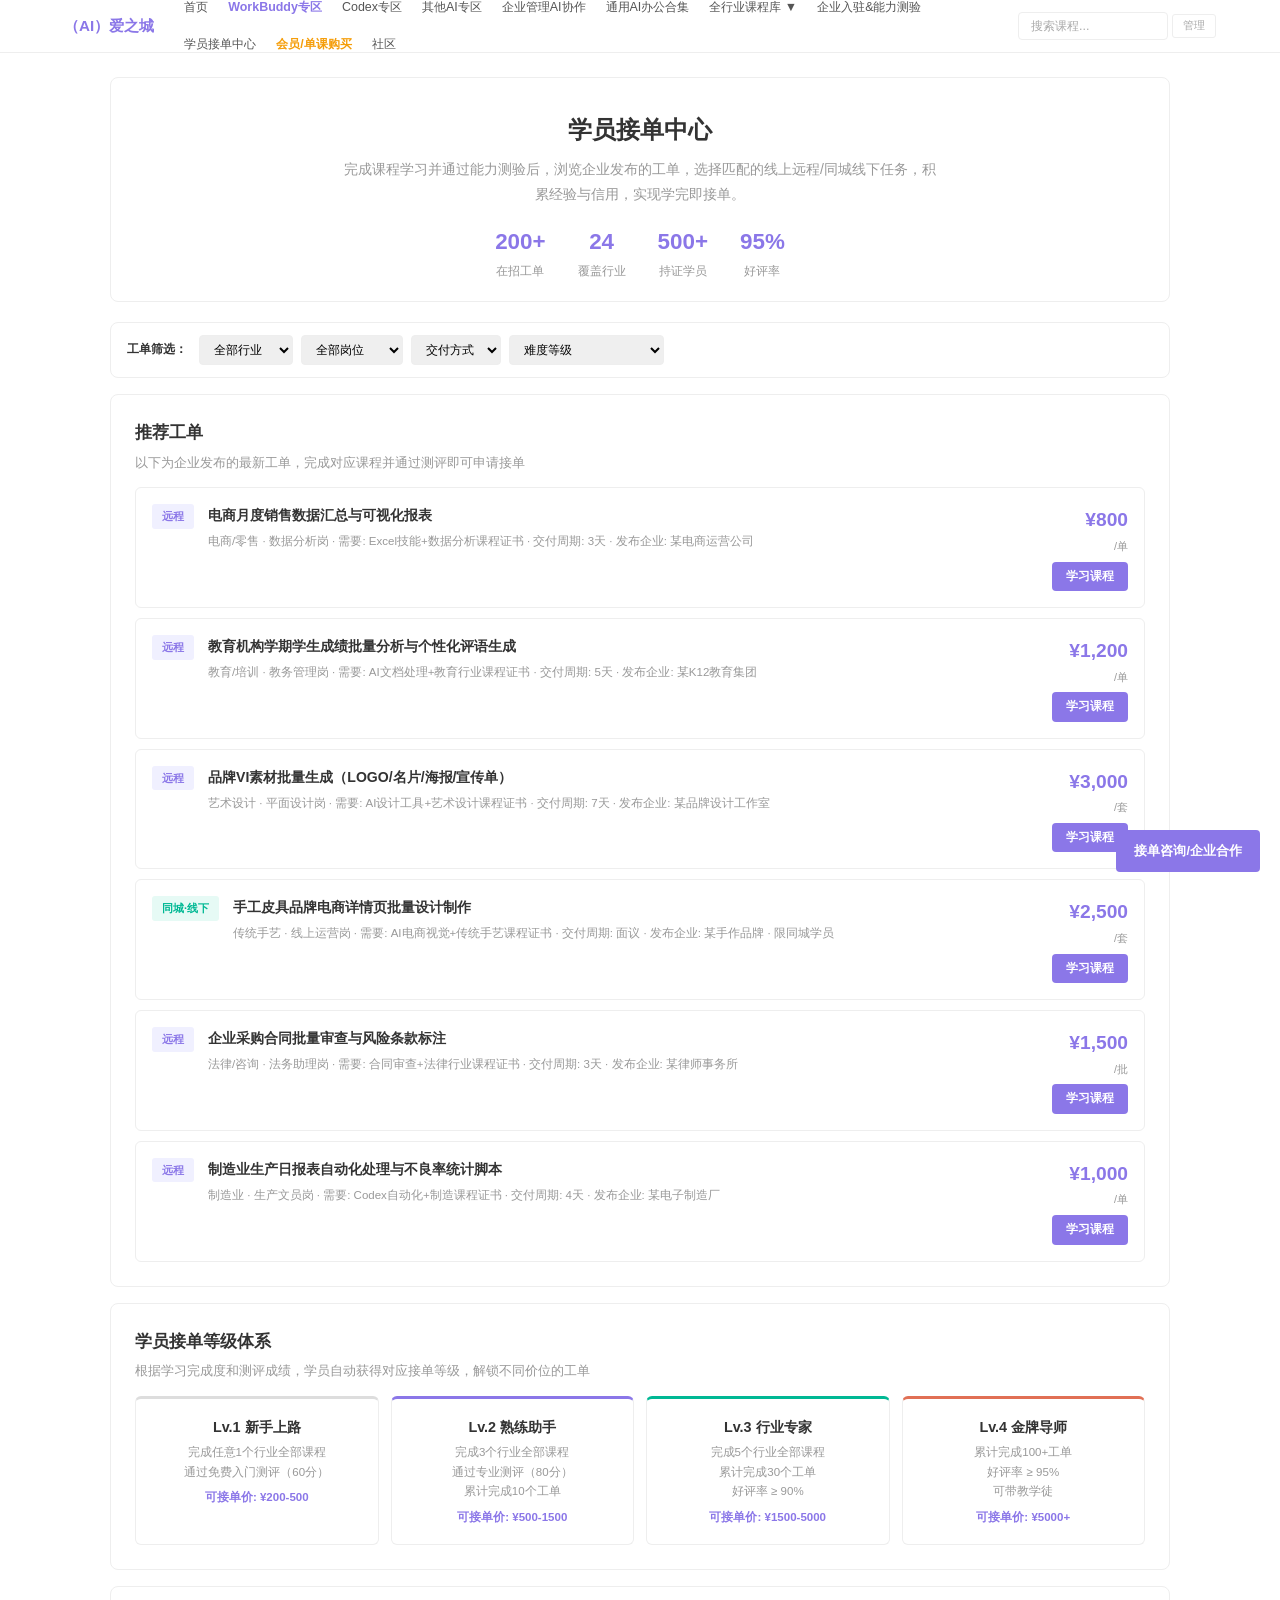
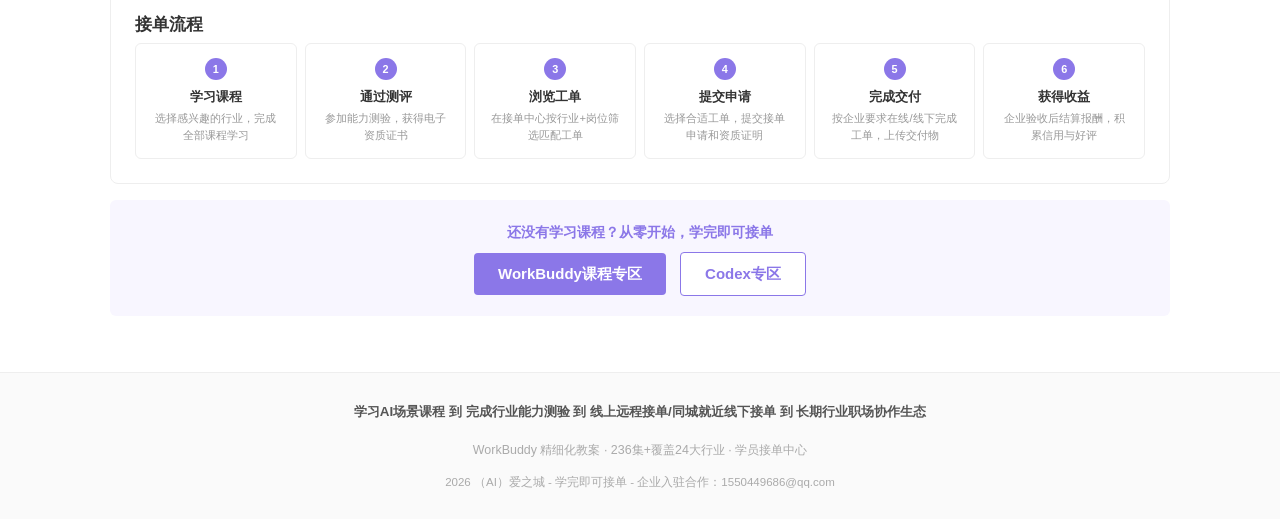
<file: order-center.html>
<!DOCTYPE html>
<html lang="zh-CN">
<head>
<meta charset="UTF-8">
<meta name="viewport" content="width=device-width, initial-scale=1.0">
<title>学员接单中心 | （AI）爱之城</title>
<link rel="stylesheet" href="styles.css">
<style>
.oc-hero { text-align:center; padding:32px 24px 20px; background:#fff; border:1px solid var(--border); border-radius:8px; margin-bottom:20px; }
.oc-hero h1 { font-size:1.5rem; font-weight:700; margin-bottom:6px; }
.oc-hero p { font-size:0.88rem; color:var(--sub); max-width:600px; margin:0 auto; line-height:1.8; }
.oc-hero .oc-stats { display:flex; gap:32px; justify-content:center; margin-top:16px; flex-wrap:wrap; }
.oc-hero .oc-stat { text-align:center; }
.oc-hero .oc-stat .num { font-size:1.4rem; font-weight:700; color:var(--accent); }
.oc-hero .oc-stat .label { font-size:0.72rem; color:var(--sub); }

.oc-filter { display:flex; gap:8px; align-items:center; background:#fff; border:1px solid var(--border); border-radius:8px; padding:12px 16px; margin-bottom:16px; flex-wrap:wrap; }
.oc-filter select, .oc-filter input { border:1px solid var(--border); border-radius:4px; padding:6px 10px; font-size:0.78rem; outline:none; font-family:inherit; }
.oc-filter select:focus, .oc-filter input:focus { border-color:var(--accent); }
.oc-filter .filter-label { font-size:0.78rem; font-weight:600; color:var(--text); margin-right:4px; white-space:nowrap; }
.oc-filter .filter-tag { padding:4px 10px; border:1px solid var(--border); border-radius:4px; font-size:0.72rem; cursor:pointer; background:#fff; }
.oc-filter .filter-tag.active { background:var(--accent); color:#fff; border-color:var(--accent); }

.oc-section { background:#fff; border:1px solid var(--border); border-radius:8px; padding:24px; margin-bottom:16px; }
.oc-section h3 { font-size:1.05rem; font-weight:700; margin-bottom:4px; }
.oc-section .oc-desc { font-size:0.8rem; color:var(--sub); line-height:1.7; margin-bottom:14px; }

.order-grid { display:flex; flex-direction:column; gap:10px; }
.order-card { border:1px solid var(--border); border-radius:6px; padding:16px; display:flex; gap:14px; align-items:flex-start; }
.order-card:hover { border-color:var(--accent); }
.order-card .oc-tag { flex-shrink:0; padding:3px 10px; border-radius:3px; font-size:0.68rem; font-weight:600; }
.oc-tag-remote { background:#f0f0ff; color:var(--accent); }
.oc-tag-local { background:#e6faf5; color:var(--green); }
.order-card .oc-info { flex:1; }
.order-card .oc-title { font-weight:700; font-size:0.88rem; margin-bottom:4px; }
.order-card .oc-meta { font-size:0.72rem; color:var(--sub); line-height:1.6; }
.order-card .oc-price { flex-shrink:0; text-align:right; }
.order-card .oc-price .amount { font-size:1.2rem; font-weight:700; color:var(--accent); }
.order-card .oc-price .unit { font-size:0.68rem; color:var(--sub); }
.order-card .oc-btn { display:inline-block; margin-top:6px; padding:5px 14px; background:var(--accent); color:#fff; border-radius:4px; font-size:0.72rem; font-weight:600; text-decoration:none; }

.level-grid { display:flex; gap:12px; flex-wrap:wrap; }
.level-card { flex:1; min-width:200px; border:1px solid var(--border); border-radius:6px; padding:16px; text-align:center; }
.level-card.lv1 { border-top:3px solid #ddd; }
.level-card.lv2 { border-top:3px solid var(--accent); }
.level-card.lv3 { border-top:3px solid var(--green); }
.level-card.lv4 { border-top:3px solid #e17055; }
.level-card .lv-name { font-weight:700; font-size:0.9rem; margin-bottom:4px; }
.level-card .lv-req { font-size:0.72rem; color:var(--sub); line-height:1.7; }
.level-card .lv-price { font-size:0.72rem; color:var(--accent); font-weight:600; margin-top:6px; }

.process-steps { display:flex; gap:8px; flex-wrap:wrap; }
.process-step { flex:1; min-width:140px; text-align:center; padding:14px; border:1px solid var(--border); border-radius:6px; }
.process-step .ps-num { width:22px; height:22px; border-radius:50%; background:var(--accent); color:#fff; font-size:0.68rem; font-weight:700; line-height:22px; margin:0 auto 6px; }
.process-step .ps-title { font-weight:700; font-size:0.82rem; margin-bottom:2px; }
.process-step .ps-desc { font-size:0.7rem; color:var(--sub); line-height:1.5; }

@media(max-width:768px){
  .order-card { flex-direction:column; }
  .level-grid { flex-direction:column; }
}
</style>
</head>
<body>
<div class="top-nav">
  <div class="top-nav-inner">
    <a href="index.html" class="logo">（AI）爱之城</a>
    <div class="nav-links">
      <a href="index.html">首页</a>
      <a href="workbuddy.html" class="accent">WorkBuddy专区</a>
      <a href="codex.html">Codex专区</a>
      <a href="other-ai.html">其他AI专区</a>
      <a href="enterprise-ai.html">企业管理AI协作</a>
      <a href="ai-universal.html">通用AI办公合集</a>
      <div class="dropdown">
        <button class="dropbtn">全行业课程库 ▼</button>
        <div class="dropdown-content">
          <a href="workbuddy.html?ch=0">通用基础入门</a><a href="workbuddy.html?ch=1">教育/培训</a>
          <a href="workbuddy.html?ch=2">电商/零售</a><a href="workbuddy.html?ch=3">制造业/供应链</a>
          <a href="workbuddy.html?ch=4">商务/企业服务</a><a href="workbuddy.html?ch=5">IT/科技</a>
          <a href="workbuddy.html?ch=6">金融/财会</a><a href="workbuddy.html?ch=7">创意/营销</a>
          <a href="workbuddy.html?ch=8">医疗/卫生</a><a href="workbuddy.html?ch=9">法律/咨询</a>
          <a href="workbuddy.html?ch=10">新媒体/内容创作</a><a href="workbuddy.html?ch=11">餐饮/酒店</a>
          <a href="workbuddy.html?ch=12">房地产/建筑</a><a href="workbuddy.html?ch=13">物流/运输</a>
          <a href="workbuddy.html?ch=14">游戏/娱乐</a><a href="workbuddy.html?ch=15">农业/食品</a>
          <a href="workbuddy.html?ch=16">政府/公共服务</a><a href="workbuddy.html?ch=17">科研/学术</a>
          <a href="workbuddy.html?ch=18">Skills开发</a><a href="workbuddy.html?ch=19">Prompt Engineering</a>
          <a href="workbuddy.html?ch=20">AI工作流自动化</a><a href="workbuddy.html?ch=21">数据分析进阶</a>
          <a href="workbuddy.html?ch=22">AI安全与合规</a>
          <a href="workbuddy.html?ch=23">艺术设计行业</a><a href="workbuddy.html?ch=24">传统手艺/非遗</a>
        </div>
      </div>
      <a href="enterprise.html">企业入驻&amp;能力测验</a>
      <a href="order-center.html">学员接单中心</a>
      <a href="enterprise.html#pricing" style="color:#f59e0b;font-weight:700;">会员/单课购买</a>
      <a href="community.html">社区</a>
    </div>
    <div class="nav-search"><input type="text" id="navSearch" placeholder="搜索课程..." oninput="var v=this.value.trim();if(v)window.location.href='workbuddy.html?q='+encodeURIComponent(v)"></div>
  </div>
</div>
<div class="container">

<div class="oc-hero">
  <h1>学员接单中心</h1>
  <p>完成课程学习并通过能力测验后，浏览企业发布的工单，选择匹配的线上远程/同城线下任务，积累经验与信用，实现学完即接单。</p>
  <div class="oc-stats">
    <div class="oc-stat"><div class="num">200+</div><div class="label">在招工单</div></div>
    <div class="oc-stat"><div class="num">24</div><div class="label">覆盖行业</div></div>
    <div class="oc-stat"><div class="num">500+</div><div class="label">持证学员</div></div>
    <div class="oc-stat"><div class="num">95%</div><div class="label">好评率</div></div>
  </div>
</div>

<div class="oc-filter">
  <span class="filter-label">工单筛选：</span>
  <select><option value="">全部行业</option><option>教育/培训</option><option>电商/零售</option><option>制造业</option><option>金融/财会</option><option>IT/科技</option><option>新媒体</option><option>艺术设计</option><option>传统手艺</option></select>
  <select><option value="">全部岗位</option><option>出纳/会计</option><option>电商运营</option><option>生产文员</option><option>平面设计</option><option>短视频剪辑</option><option>法务助理</option><option>手作匠人</option></select>
  <select><option value="">交付方式</option><option>远程线上</option><option>同城线下</option></select>
  <select><option value="">难度等级</option><option>入门（200-500元）</option><option>进阶（500-1500元）</option><option>高级（1500+元）</option></select>
</div>

<div class="oc-section">
  <h3>推荐工单</h3>
  <p class="oc-desc">以下为企业发布的最新工单，完成对应课程并通过测评即可申请接单</p>
  <div class="order-grid">

    <div class="order-card">
      <span class="oc-tag oc-tag-remote">远程</span>
      <div class="oc-info">
        <div class="oc-title">电商月度销售数据汇总与可视化报表</div>
        <div class="oc-meta">电商/零售 · 数据分析岗 · 需要: Excel技能+数据分析课程证书 · 交付周期: 3天 · 发布企业: 某电商运营公司</div>
      </div>
      <div class="oc-price">
        <div class="amount">¥800</div>
        <div class="unit">/单</div>
        <a href="workbuddy.html?ch=2" class="oc-btn">学习课程</a>
      </div>
    </div>

    <div class="order-card">
      <span class="oc-tag oc-tag-remote">远程</span>
      <div class="oc-info">
        <div class="oc-title">教育机构学期学生成绩批量分析与个性化评语生成</div>
        <div class="oc-meta">教育/培训 · 教务管理岗 · 需要: AI文档处理+教育行业课程证书 · 交付周期: 5天 · 发布企业: 某K12教育集团</div>
      </div>
      <div class="oc-price">
        <div class="amount">¥1,200</div>
        <div class="unit">/单</div>
        <a href="workbuddy.html?ch=1" class="oc-btn">学习课程</a>
      </div>
    </div>

    <div class="order-card">
      <span class="oc-tag oc-tag-remote">远程</span>
      <div class="oc-info">
        <div class="oc-title">品牌VI素材批量生成（LOGO/名片/海报/宣传单）</div>
        <div class="oc-meta">艺术设计 · 平面设计岗 · 需要: AI设计工具+艺术设计课程证书 · 交付周期: 7天 · 发布企业: 某品牌设计工作室</div>
      </div>
      <div class="oc-price">
        <div class="amount">¥3,000</div>
        <div class="unit">/套</div>
        <a href="workbuddy.html?ch=23" class="oc-btn">学习课程</a>
      </div>
    </div>

    <div class="order-card">
      <span class="oc-tag oc-tag-local">同城·线下</span>
      <div class="oc-info">
        <div class="oc-title">手工皮具品牌电商详情页批量设计制作</div>
        <div class="oc-meta">传统手艺 · 线上运营岗 · 需要: AI电商视觉+传统手艺课程证书 · 交付周期: 面议 · 发布企业: 某手作品牌 · 限同城学员</div>
      </div>
      <div class="oc-price">
        <div class="amount">¥2,500</div>
        <div class="unit">/套</div>
        <a href="workbuddy.html?ch=24" class="oc-btn">学习课程</a>
      </div>
    </div>

    <div class="order-card">
      <span class="oc-tag oc-tag-remote">远程</span>
      <div class="oc-info">
        <div class="oc-title">企业采购合同批量审查与风险条款标注</div>
        <div class="oc-meta">法律/咨询 · 法务助理岗 · 需要: 合同审查+法律行业课程证书 · 交付周期: 3天 · 发布企业: 某律师事务所</div>
      </div>
      <div class="oc-price">
        <div class="amount">¥1,500</div>
        <div class="unit">/批</div>
        <a href="workbuddy.html?ch=9" class="oc-btn">学习课程</a>
      </div>
    </div>

    <div class="order-card">
      <span class="oc-tag oc-tag-remote">远程</span>
      <div class="oc-info">
        <div class="oc-title">制造业生产日报表自动化处理与不良率统计脚本</div>
        <div class="oc-meta">制造业 · 生产文员岗 · 需要: Codex自动化+制造课程证书 · 交付周期: 4天 · 发布企业: 某电子制造厂</div>
      </div>
      <div class="oc-price">
        <div class="amount">¥1,000</div>
        <div class="unit">/单</div>
        <a href="codex.html" class="oc-btn">学习课程</a>
      </div>
    </div>

  </div>
</div>

<div class="oc-section">
  <h3>学员接单等级体系</h3>
  <p class="oc-desc">根据学习完成度和测评成绩，学员自动获得对应接单等级，解锁不同价位的工单</p>
  <div class="level-grid">
    <div class="level-card lv1">
      <div class="lv-name">Lv.1 新手上路</div>
      <div class="lv-req">完成任意1个行业全部课程<br>通过免费入门测评（60分）</div>
      <div class="lv-price">可接单价: ¥200-500</div>
    </div>
    <div class="level-card lv2">
      <div class="lv-name">Lv.2 熟练助手</div>
      <div class="lv-req">完成3个行业全部课程<br>通过专业测评（80分）<br>累计完成10个工单</div>
      <div class="lv-price">可接单价: ¥500-1500</div>
    </div>
    <div class="level-card lv3">
      <div class="lv-name">Lv.3 行业专家</div>
      <div class="lv-req">完成5个行业全部课程<br>累计完成30个工单<br>好评率 ≥ 90%</div>
      <div class="lv-price">可接单价: ¥1500-5000</div>
    </div>
    <div class="level-card lv4">
      <div class="lv-name">Lv.4 金牌导师</div>
      <div class="lv-req">累计完成100+工单<br>好评率 ≥ 95%<br>可带教学徒</div>
      <div class="lv-price">可接单价: ¥5000+</div>
    </div>
  </div>
</div>

<div class="oc-section">
  <h3>接单流程</h3>
  <div class="process-steps">
    <div class="process-step">
      <div class="ps-num">1</div>
      <div class="ps-title">学习课程</div>
      <div class="ps-desc">选择感兴趣的行业，完成全部课程学习</div>
    </div>
    <div class="process-step">
      <div class="ps-num">2</div>
      <div class="ps-title">通过测评</div>
      <div class="ps-desc">参加能力测验，获得电子资质证书</div>
    </div>
    <div class="process-step">
      <div class="ps-num">3</div>
      <div class="ps-title">浏览工单</div>
      <div class="ps-desc">在接单中心按行业+岗位筛选匹配工单</div>
    </div>
    <div class="process-step">
      <div class="ps-num">4</div>
      <div class="ps-title">提交申请</div>
      <div class="ps-desc">选择合适工单，提交接单申请和资质证明</div>
    </div>
    <div class="process-step">
      <div class="ps-num">5</div>
      <div class="ps-title">完成交付</div>
      <div class="ps-desc">按企业要求在线/线下完成工单，上传交付物</div>
    </div>
    <div class="process-step">
      <div class="ps-num">6</div>
      <div class="ps-title">获得收益</div>
      <div class="ps-desc">企业验收后结算报酬，积累信用与好评</div>
    </div>
  </div>
</div>

<div style="text-align:center;padding:20px;background:var(--accent-light);border-radius:6px;margin-top:8px;">
  <p style="font-size:0.9rem;font-weight:700;color:var(--accent);margin-bottom:8px;">还没有学习课程？从零开始，学完即可接单</p>
  <a href="workbuddy.html" style="display:inline-block;padding:8px 24px;background:var(--accent);color:#fff;border-radius:4px;font-weight:600;text-decoration:none;margin-right:10px;">WorkBuddy课程专区</a>
  <a href="codex.html" style="display:inline-block;padding:8px 24px;background:#fff;border:1px solid var(--accent);color:var(--accent);border-radius:4px;font-weight:600;text-decoration:none;">Codex专区</a>
</div>

</div>
<div class="footer-enhanced">
  <div class="footer-path">学习AI场景课程 到 完成行业能力测验 到 线上远程接单/同城就近线下接单 到 长期行业职场协作生态</div>
  <p style="margin-top:10px;">WorkBuddy 精细化教案 · 236集+覆盖24大行业 · 学员接单中心</p>
  <p style="margin-top:6px;font-size:0.72rem;">2026 （AI）爱之城 - 学完即可接单 - 企业入驻合作：1550449686@qq.com</p>
</div>
<a href="enterprise.html" class="float-btn">接单咨询/企业合作</a>
<script src="admin.js"></script>
</body>
</html>
</file>
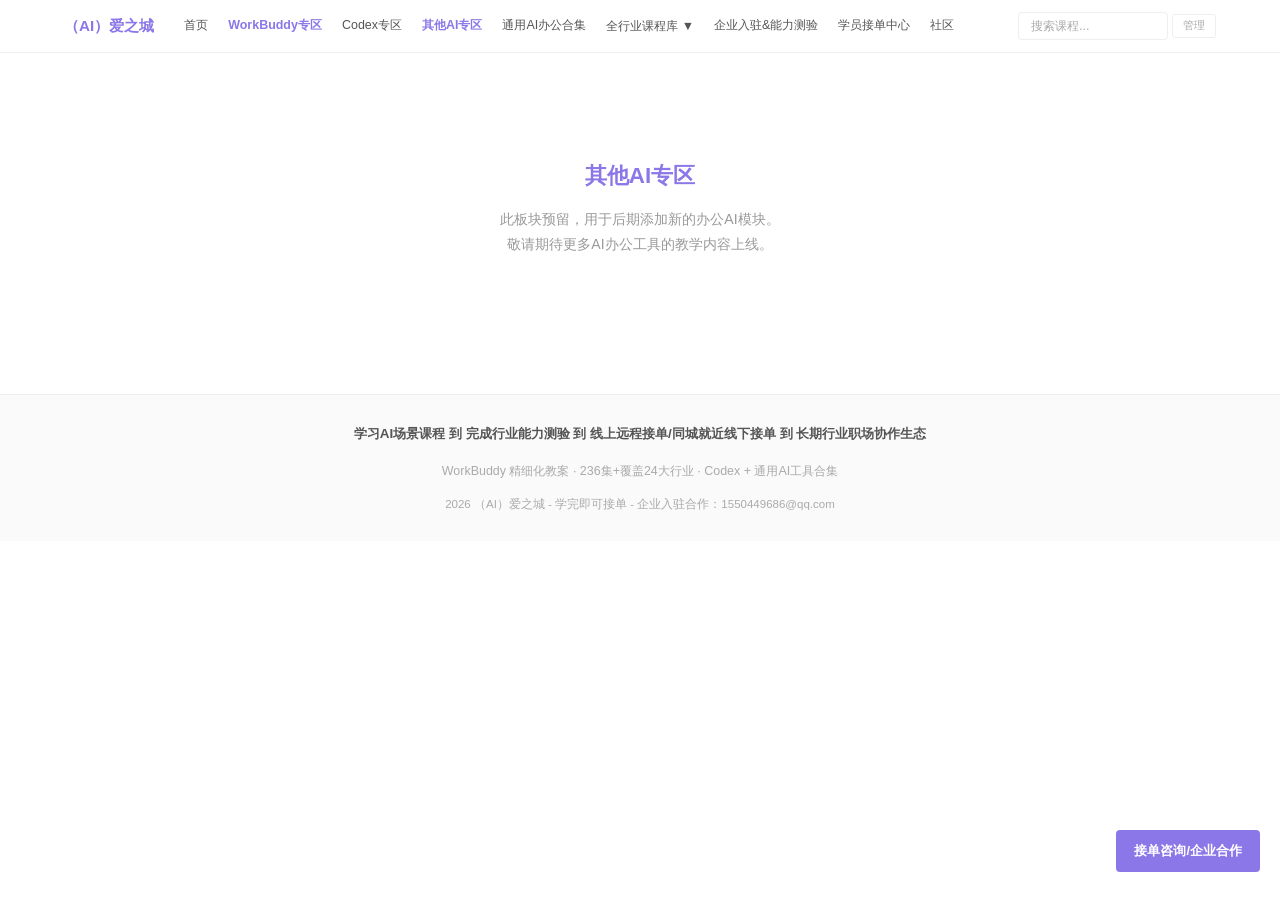
<file: other-ai.html>
<!DOCTYPE html>
<html lang="zh-CN">
<head>
<meta charset="UTF-8">
<meta name="viewport" content="width=device-width, initial-scale=1.0">
<title>其他AI专区 | （AI）爱之城</title>
<link rel="stylesheet" href="styles.css">
<style>
.placeholder-section { text-align:center; padding:80px 24px; }
.placeholder-section h2 { font-size:1.4rem; color:var(--accent); margin-bottom:12px; }
.placeholder-section p { color:var(--sub); font-size:0.88rem; line-height:1.8; }
</style>
</head>
<body>
<div class="top-nav">
  <div class="top-nav-inner">
    <a href="index.html" class="logo">（AI）爱之城</a>
    <div class="nav-links">
      <a href="index.html">首页</a>
      <a href="workbuddy.html" class="accent">WorkBuddy专区</a>
      <a href="codex.html">Codex专区</a>
      <a href="other-ai.html" class="accent">其他AI专区</a>
      <a href="ai-universal.html">通用AI办公合集</a>
      <div class="dropdown">
        <button class="dropbtn">全行业课程库 ▼</button>
        <div class="dropdown-content">
          <a href="workbuddy.html?ch=0">通用基础入门</a><a href="workbuddy.html?ch=1">教育/培训</a>
          <a href="workbuddy.html?ch=2">电商/零售</a><a href="workbuddy.html?ch=3">制造业/供应链</a>
          <a href="workbuddy.html?ch=4">商务/企业服务</a><a href="workbuddy.html?ch=5">IT/科技</a>
          <a href="workbuddy.html?ch=6">金融/财会</a><a href="workbuddy.html?ch=7">创意/营销</a>
          <a href="workbuddy.html?ch=8">医疗/卫生</a><a href="workbuddy.html?ch=9">法律/咨询</a>
          <a href="workbuddy.html?ch=10">新媒体/内容创作</a><a href="workbuddy.html?ch=11">餐饮/酒店</a>
          <a href="workbuddy.html?ch=12">房地产/建筑</a><a href="workbuddy.html?ch=13">物流/运输</a>
          <a href="workbuddy.html?ch=14">游戏/娱乐</a><a href="workbuddy.html?ch=15">农业/食品</a>
          <a href="workbuddy.html?ch=16">政府/公共服务</a><a href="workbuddy.html?ch=17">科研/学术</a>
          <a href="workbuddy.html?ch=18">Skills开发</a><a href="workbuddy.html?ch=19">Prompt Engineering</a>
          <a href="workbuddy.html?ch=20">AI工作流自动化</a><a href="workbuddy.html?ch=21">数据分析进阶</a>
          <a href="workbuddy.html?ch=22">AI安全与合规</a>
          <a href="workbuddy.html?ch=23">艺术设计行业</a><a href="workbuddy.html?ch=24">传统手艺/非遗</a>
        </div>
      </div>
      <a href="enterprise.html">企业入驻&amp;能力测验</a>
      <a href="order-center.html">学员接单中心</a>
    
      <a href="community.html">社区</a>
    </div>
    <div class="nav-search"><input type="text" id="navSearch" placeholder="搜索课程..." oninput="var v=this.value.trim();if(v)window.location.href='workbuddy.html?q='+encodeURIComponent(v)"></div>
  </div>
</div>
<div class="container">
<div class="placeholder-section">
  <h2>其他AI专区</h2>
  <p>此板块预留，用于后期添加新的办公AI模块。<br>敬请期待更多AI办公工具的教学内容上线。</p>
</div>
</div>
<div class="footer-enhanced">
  <div class="footer-path">学习AI场景课程 到 完成行业能力测验 到 线上远程接单/同城就近线下接单 到 长期行业职场协作生态</div>
  <p style="margin-top:10px;">WorkBuddy 精细化教案 · 236集+覆盖24大行业 · Codex + 通用AI工具合集</p>
  <p style="margin-top:6px;font-size:0.72rem;">2026 （AI）爱之城 - 学完即可接单 - 企业入驻合作：1550449686@qq.com</p>
</div>
<a href="enterprise.html" class="float-btn">接单咨询/企业合作</a>
<script src="admin.js"></script>
</body>
</html>
</file>
<file: styles.css>
/* V8.0 Minimalist Design System */
:root {
  --bg: #ffffff;
  --card: #ffffff;
  --text: #333;
  --sub: #999;
  --border: #eee;
  --accent: #8b77e8;
  --accent-light: #f8f6ff;
  --green: #00b894;
  --gold: #e17055;
  --gold-light: #fff5f3;
}

* { margin: 0; padding: 0; box-sizing: border-box; }

body {
  font-family: -apple-system, BlinkMacSystemFont, 'Segoe UI', 'PingFang SC', 'Microsoft YaHei', sans-serif;
  background: var(--bg);
  color: var(--text);
  line-height: 1.7;
  font-size: 15px;
}

.container { max-width: 1100px; margin: 0 auto; padding: 24px 20px; }

/* ====== Navigation ====== */
.top-nav {
  background: #fff;
  border-bottom: 1px solid var(--border);
  position: sticky;
  top: 0;
  z-index: 1000;
}
.top-nav-inner {
  max-width: 1200px;
  margin: 0 auto;
  display: flex;
  align-items: center;
  padding: 0 24px;
  height: 52px;
  gap: 4px;
}
.top-nav .logo {
  font-weight: 700;
  font-size: 0.95rem;
  color: var(--accent);
  text-decoration: none;
  margin-right: 16px;
  white-space: nowrap;
}
.top-nav .nav-links { display: flex; align-items: center; gap: 0; flex-wrap: wrap; flex: 1; }
.top-nav .nav-links a, .top-nav .dropbtn {
  color: #555;
  text-decoration: none;
  font-size: 0.78rem;
  padding: 8px 10px;
  border-radius: 4px;
  white-space: nowrap;
  transition: all 0.15s;
  cursor: pointer;
  border: none;
  background: none;
  font-family: inherit;
}
.top-nav .nav-links a:hover, .top-nav .dropbtn:hover { color: var(--accent); background: var(--accent-light); }
.top-nav .nav-links a.accent { color: var(--accent); font-weight: 600; }
.top-nav .nav-search { margin-left: auto; }
.top-nav .nav-search input {
  padding: 6px 12px;
  border: 1px solid var(--border);
  border-radius: 4px;
  font-size: 0.78rem;
  width: 150px;
  background: var(--bg);
  color: var(--text);
  outline: none;
  transition: border-color 0.2s;
}
.top-nav .nav-search input:focus { border-color: var(--accent); }
.top-nav .nav-search input::placeholder { color: #aaa; }

.dropdown { position: relative; display: inline-block; }
.dropdown-content {
  display: none;
  position: absolute;
  top: 100%;
  left: 0;
  background: #fff;
  min-width: 280px;
  border: 1px solid var(--border);
  border-radius: 6px;
  box-shadow: 0 2px 8px rgba(0,0,0,0.06);
  z-index: 1001;
  padding: 6px 0;
  columns: 2;
}
.dropdown:hover .dropdown-content { display: block; }
.dropdown-content a {
  display: block;
  padding: 6px 14px;
  font-size: 0.74rem;
  color: #555;
  text-decoration: none;
  break-inside: avoid;
}
.dropdown-content a:hover { background: var(--accent-light); color: var(--accent); }

@media(max-width:768px){
  .top-nav-inner { flex-wrap: wrap; height: auto; padding: 8px 12px; }
  .top-nav .nav-search { margin-left: 0; width: 100%; }
  .top-nav .nav-search input { width: 100%; }
}

/* ====== Header/Banner ====== */
.header {
  text-align: center;
  padding: 40px 24px 28px;
  background: #fff;
  border: 1px solid var(--border);
  border-radius: 8px;
  margin-bottom: 24px;
}
.header h1 {
  font-size: 1.6rem;
  font-weight: 700;
  color: var(--text);
  margin-bottom: 8px;
  line-height: 1.4;
}
.header p { color: var(--sub); font-size: 0.9rem; }
.header .stats {
  display: flex;
  justify-content: center;
  gap: 40px;
  margin-top: 24px;
  flex-wrap: wrap;
}
.header .stat { text-align: center; }
.header .stat .num { font-size: 1.8rem; font-weight: 700; color: var(--accent); }
.header .stat .label { font-size: 0.78rem; color: var(--sub); margin-top: 2px; }

/* ====== Banner Cards ====== */
.banner-cards {
  display: grid;
  grid-template-columns: repeat(auto-fill, minmax(240px, 1fr));
  gap: 10px;
  margin-top: 20px;
}
.banner-card {
  background: var(--bg);
  border: 1px solid var(--border);
  border-radius: 6px;
  padding: 16px;
  text-align: left;
  text-decoration: none;
  display: block;
  transition: border-color 0.15s;
}
a.banner-card:hover { border-color: var(--accent); }
.banner-card .bc-icon { font-size: 1.2rem; margin-bottom: 6px; color: var(--accent); font-weight: 700; }
.banner-card .bc-title { font-weight: 700; font-size: 0.92rem; margin-bottom: 6px; color: var(--text); }
.banner-card .bc-desc { font-size: 0.78rem; color: var(--sub); line-height: 1.6; }
@media(max-width:768px){ .banner-cards{grid-template-columns:1fr;} }

/* ====== CTA Buttons ====== */
.cta-row { display: flex; gap: 10px; margin-top: 24px; flex-wrap: wrap; justify-content: center; }
.cta-btn {
  display: inline-flex;
  align-items: center;
  gap: 6px;
  padding: 10px 20px;
  border-radius: 4px;
  font-weight: 600;
  font-size: 0.84rem;
  text-decoration: none;
  transition: all 0.15s;
  border: none;
  cursor: pointer;
}
.cta-free { background: var(--accent-light); color: var(--accent); }
.cta-free:hover { background: #e8e0ff; }
.cta-vip { background: var(--gold-light); color: var(--gold); }
.cta-vip:hover { background: #ffe8e0; }
.cta-enterprise { background: #e6faf5; color: var(--green); }
.cta-enterprise:hover { background: #d0f5ea; }
.cta-group { background: #fdf2f8; color: #d63384; }
.cta-group:hover { background: #fce4ec; }

/* ====== Search & Tags ====== */
.search-bar { display: flex; gap: 10px; margin-bottom: 14px; flex-wrap: wrap; }
.search-bar input {
  flex: 1;
  min-width: 200px;
  padding: 10px 14px;
  border: 1px solid var(--border);
  border-radius: 4px;
  font-size: 0.88rem;
  outline: none;
  background: #fff;
  transition: border-color 0.2s;
}
.search-bar input:focus { border-color: var(--accent); }
.search-bar select {
  padding: 10px 14px;
  border: 1px solid var(--border);
  border-radius: 4px;
  font-size: 0.88rem;
  background: #fff;
}

.tag-bar { display: flex; gap: 6px; margin-bottom: 14px; flex-wrap: wrap; }
.tag-item {
  padding: 6px 14px;
  border-radius: 4px;
  font-size: 0.78rem;
  cursor: pointer;
  border: 1px solid var(--border);
  background: #fff;
  transition: all 0.15s;
}
.tag-item:hover { border-color: var(--accent); color: var(--accent); }
.tag-item.active { background: var(--accent); color: #fff; border-color: var(--accent); }
.tag-local { background: #e6faf5; color: var(--green); border-color: var(--green); }

/* ====== Chapter Tabs ====== */
.ch-tabs { display: flex; gap: 4px; margin-bottom: 14px; flex-wrap: wrap; }
.ch-tabs button {
  padding: 6px 12px;
  border: 1px solid var(--border);
  border-radius: 4px;
  cursor: pointer;
  font-size: 0.76rem;
  background: #fff;
  color: var(--sub);
  white-space: nowrap;
  transition: all 0.15s;
}
.ch-tabs button:hover { border-color: var(--accent); color: var(--accent); }
.ch-tabs button.active { background: var(--accent); color: #fff; border-color: var(--accent); }

/* ====== TOC Table ====== */
.toc {
  background: var(--card);
  border: 1px solid var(--border);
  border-radius: 6px;
  padding: 24px;
  margin-bottom: 28px;
  overflow-x: auto;
}
.toc h3 { font-size: 1rem; margin-bottom: 14px; font-weight: 700; }
.toc table { width: 100%; border-collapse: collapse; }
.toc th { text-align: left; padding: 8px 10px; border-bottom: 1px solid var(--border); font-size: 0.78rem; color: var(--sub); font-weight: 600; }
.toc td { padding: 8px 10px; border-bottom: 1px solid #f5f5f5; font-size: 0.84rem; }

/* ====== Category Grid & Cards ====== */
.category-grid {
  display: flex;
  flex-direction: column;
  gap: 12px;
}
.category-card {
  background: var(--card);
  border: 1px solid var(--border);
  border-radius: 8px;
  padding: 16px 20px;
  width: 100%;
}
.category-card.hidden { display: none; }
.card-header {
  display: flex;
  align-items: center;
  gap: 10px;
  margin-bottom: 12px;
  cursor: pointer;
  user-select: none;
}
.card-header:hover { background: #fafafa; border-radius: 4px; }
.card-emoji { font-size: 1.1rem; line-height: 1; font-weight: 500; color: var(--accent); }
.card-title { font-size: 1rem; font-weight: 700; }
.card-sub { font-size: 0.78rem; color: var(--sub); }
.card-toggle { font-size: 1rem; margin-left: auto; transition: transform 0.2s; color: var(--sub); }
.category-card.collapsed .ep-list,
.category-card.collapsed .order-hint,
.category-card.collapsed .ability-test-block { display: none; }
.category-card.collapsed .card-toggle { transform: rotate(-90deg); }

/* ====== Episode List ====== */
.ep-list { list-style: none; }
.ep-item {
  border-radius: 4px;
  margin-bottom: 4px;
  border: 1px solid transparent;
}
.ep-item.hidden { display: none; }
.ep-head {
  display: flex;
  align-items: center;
  gap: 8px;
  padding: 8px 10px;
  cursor: pointer;
  user-select: none;
  border-radius: 4px;
  transition: background 0.15s;
}
.ep-head:hover { background: #f8f8f8; }
.ep-num { font-size: 0.78rem; color: var(--accent); font-weight: 600; min-width: 42px; }
.ep-info { flex: 1; min-width: 0; }
.ep-title { font-weight: 600; font-size: 0.85rem; color: var(--text); }
.ep-meta { font-size: 0.72rem; color: var(--sub); }
.ep-arr { font-size: 0.7rem; color: var(--sub); transition: transform 0.2s; }
.ep-item.open .ep-arr { transform: rotate(180deg); }
.ep-body { display: none; padding: 0 10px 10px; }
.ep-item.open .ep-body { display: block; }
.ep-body .seg { margin-top: 8px; }
.ep-body .sn { font-weight: 600; font-size: 0.8rem; color: var(--accent); }
.ep-body .sc { font-size: 0.78rem; color: #555; line-height: 1.7; margin-top: 2px; }

/* ====== Work Order Block ====== */
.work-order-block {
  border: 1px dashed var(--border);
  border-radius: 4px;
  padding: 10px 14px;
  margin-top: 10px;
  background: #fafafa;
}
.work-order-block .wo-title { font-weight: 700; font-size: 0.84rem; color: var(--text); margin-bottom: 4px; }
.work-order-block .wo-desc { font-size: 0.76rem; color: var(--sub); line-height: 1.6; }
.work-order-block .wo-btn {
  display: inline-block;
  margin-top: 8px;
  padding: 6px 16px;
  background: #fff;
  border: 1px solid var(--accent);
  color: var(--accent);
  border-radius: 4px;
  font-size: 0.74rem;
  font-weight: 600;
  text-decoration: none;
  transition: all 0.15s;
}
.work-order-block .wo-btn:hover { background: var(--accent); color: #fff; }

/* ====== Ability Test Block ====== */
.ability-test-block {
  border: 1px solid var(--border);
  border-radius: 6px;
  padding: 14px 16px;
  margin-top: 14px;
  background: var(--card);
}
.ability-test-block .at-title { font-weight: 700; color: var(--accent); font-size: 0.88rem; margin-bottom: 4px; }
.ability-test-block .at-desc { font-size: 0.76rem; color: var(--sub); line-height: 1.6; }
.ability-test-block .at-btns { display: flex; gap: 10px; margin-top: 12px; flex-wrap: wrap; }
.at-btn { padding: 8px 18px; border-radius: 4px; font-size: 0.78rem; font-weight: 600; text-decoration: none; transition: all 0.15s; cursor: pointer; display: inline-block; }
.at-btn-free { background: var(--accent); color: #fff; border: 1px solid var(--accent); }
.at-btn-free:hover { opacity: 0.88; }
.at-btn-pro { background: #fff; border: 1px solid var(--accent); color: var(--accent); }
.at-btn-pro:hover { background: var(--accent-light); }

/* ====== Job Panel ====== */
.job-panel {
  margin-top: 16px;
  border: 1px solid var(--border);
  border-radius: 6px;
  overflow: hidden;
}
.job-header {
  cursor: pointer;
  padding: 10px 14px;
  background: #fafafa;
  font-weight: 600;
  font-size: 0.84rem;
  color: var(--accent);
  display: flex;
  align-items: center;
  gap: 6px;
  user-select: none;
  border-bottom: 1px solid var(--border);
}
.job-header:hover { background: var(--accent-light); }
.job-icon { font-size: 0.85rem; transition: transform 0.2s; }
.job-panel.job-open .job-icon { transform: rotate(45deg); }
.job-body { display: none; padding: 16px; }
.job-panel.job-open .job-body { display: block; }
.job-layer { margin-bottom: 16px; }
.job-layer-title {
  font-weight: 700;
  font-size: 0.84rem;
  color: var(--text);
  padding-bottom: 6px;
  border-bottom: 1px solid var(--border);
  margin-bottom: 10px;
}
.job-dept {
  margin: 8px 0 8px 20px;
  padding: 0;
  border-left: 1px solid var(--border);
  padding-left: 12px;
}
.job-dept-title { font-weight: 600; font-size: 0.78rem; color: #555; margin-bottom: 4px; }
.job-item {
  border-bottom: 1px solid #f5f5f5;
  padding: 10px 0;
  margin-bottom: 0;
}
.job-item:last-child { border-bottom: none; }
.job-pos { font-weight: 600; font-size: 0.8rem; color: var(--text); display: flex; align-items: center; gap: 6px; }
.job-badge {
  font-size: 0.62rem;
  background: var(--accent-light);
  color: var(--accent);
  padding: 1px 6px;
  border-radius: 3px;
  font-weight: 600;
}
.job-sc { font-size: 0.76rem; color: var(--sub); line-height: 1.8; margin-top: 4px; }
.job-note { font-size: 0.68rem; color: #bbb; margin-top: 4px; }

/* ====== Positions Section (legacy, now replaced by job-panel) ====== */
.positions-section { margin-top: 12px; border-top: 1px solid var(--border); padding-top: 8px; }
.pos-section-header { cursor: pointer; padding: 8px 12px; background: #fafafa; border-radius: 4px; font-weight: 600; font-size: 0.84rem; color: var(--accent); display: flex; align-items: center; gap: 6px; border: 1px solid var(--border); }
.pos-section-header:hover { background: var(--accent-light); }
.pos-section-body { display: none; }
.positions-section.pos-section-open .pos-section-body { display: block; }
.position-card { border: 1px solid var(--border); border-radius: 4px; margin: 6px 0; background: #fafafa; }
.pos-header { cursor: pointer; padding: 8px 12px; display: flex; align-items: center; gap: 6px; }
.pos-header:hover { background: #f0f0f0; }
.position-card.pos-open .pos-icon { transform: rotate(45deg); }
.pos-body { display: none; padding: 0 12px 10px; }
.position-card.pos-open .pos-body { display: block; }

/* ====== Section Divider ====== */
.section-divider { text-align: center; padding: 24px 0 12px; }
.section-divider h2 { font-size: 1.4rem; color: var(--text); font-weight: 700; }
.section-divider p { font-size: 0.84rem; color: var(--sub); margin-top: 6px; }

/* ====== Enterprise Section ====== */
.enterprise-section {
  background: #fff;
  border: 1px solid var(--border);
  border-radius: 8px;
  padding: 24px;
  margin: 20px 0;
}
.enterprise-section h2 { font-size: 1.3rem; font-weight: 700; margin-bottom: 20px; }
.enterprise-grid {
  display: grid;
  grid-template-columns: repeat(auto-fill, minmax(260px, 1fr));
  gap: 14px;
}
.enterprise-card {
  background: var(--bg);
  border: 1px solid var(--border);
  border-radius: 6px;
  padding: 18px;
}
.enterprise-card h4 { font-size: 0.92rem; font-weight: 700; margin-bottom: 8px; }
.enterprise-card p, .enterprise-card li { font-size: 0.8rem; color: #555; line-height: 1.7; }
.enterprise-card ul { padding-left: 18px; }

/* ====== Pricing ====== */
.price-tag {
  display: inline-block;
  padding: 2px 8px;
  border-radius: 3px;
  font-size: 0.7rem;
  font-weight: 600;
}
.price-299 { background: var(--gold-light); color: var(--gold); }

/* ====== Order Hint ====== */
.order-hint {
  font-size: 0.72rem;
  color: var(--sub);
  margin-top: 4px;
}

/* ====== Float Button ====== */
.float-btn {
  position: fixed;
  right: 20px;
  bottom: 28px;
  background: var(--accent);
  color: #fff;
  padding: 10px 18px;
  border-radius: 4px;
  font-size: 0.8rem;
  font-weight: 600;
  z-index: 999;
  text-decoration: none;
  white-space: nowrap;
  transition: opacity 0.15s;
}
.float-btn:hover { opacity: 0.85; }

/* ====== Footer ====== */
.footer-enhanced {
  background: #fafafa;
  color: #aaa;
  text-align: center;
  padding: 24px 20px;
  margin-top: 32px;
  border-radius: 0;
  font-size: 0.78rem;
  line-height: 2.2;
  border-top: 1px solid var(--border);
}
.footer-enhanced .footer-path { color: #555; font-weight: 600; font-size: 0.84rem; }

/* ====== Info ====== */
.info { font-size: 0.82rem; color: var(--sub); margin-bottom: 12px; }
.info:empty { display: none; }

/* ====== Mobile ====== */
@media(max-width:768px){
  .header h1 { font-size: 1.2rem; }
  .container { padding: 16px 12px; }
  .header { padding: 28px 16px; }
  .header .stats { gap: 20px; }
  .header .stat .num { font-size: 1.4rem; }
}

/* ====== Anchor cleanup ====== */
a, button, .card-header, .ep-head, .ch-tabs button, .tag-item, .cta-btn,
.dropbtn, .at-btn, .wo-btn, .float-btn, .nav-links a { cursor: pointer; transition: all 0.15s ease; }


/* ====== Smooth transition defaults ====== */
.top-nav, .category-card, .job-panel, .ability-test-block, .float-btn { transition: opacity 0.2s ease; }

/* ====== Admin Upload System ====== */
.au-login-btn {
  margin-left: auto;
  padding: 4px 10px;
  border: 1px solid var(--border);
  border-radius: 3px;
  background: #fff;
  color: #aaa;
  font-size: 0.68rem;
  cursor: pointer;
  font-family: inherit;
  white-space: nowrap;
}
.au-login-btn:hover { border-color: var(--accent); color: var(--accent); }
.au-area { margin-top: 8px; padding: 8px; border: 1px dashed var(--border); border-radius: 4px; }
.au-area .au-btn {
  padding: 4px 10px; border: 1px solid var(--border); border-radius: 3px;
  background: #fff; color: #888; font-size: 0.68rem; cursor: pointer;
  font-family: inherit; margin-right: 4px;
}
.au-area .au-btn:hover { border-color: var(--accent); color: var(--accent); }
.au-area .au-del:hover { border-color: #e17055; color: #e17055; }
.au-file { display: none; }
.au-hint { font-size: 0.62rem; color: #bbb; margin-top: 4px; }
.au-preview { margin-top: 6px; }
.au-video { width: 100%; max-width: 360px; border-radius: 4px; border: 1px solid var(--border); background: #000; }
.au-actions { margin-top: 4px; display: flex; gap: 4px; }
@media(max-width:768px){ .au-video{max-width:100%;} }
</file>
